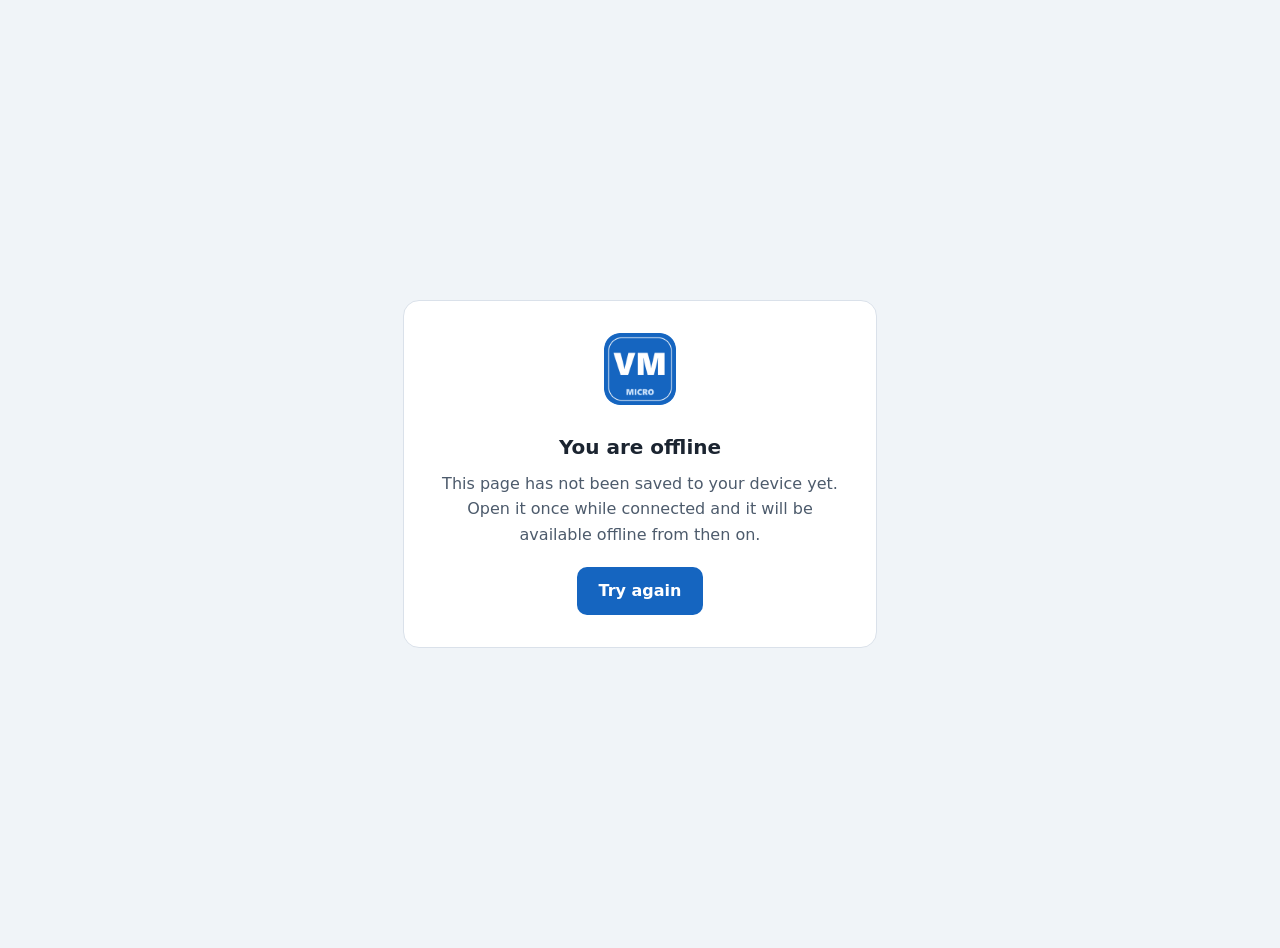
<file: offline.html>
<!DOCTYPE html>
<html lang="en">
<head>
<meta charset="utf-8">
<meta name="viewport" content="width=device-width, initial-scale=1, viewport-fit=cover">
<title>Offline — Veterinary Microbiology Studio</title>
<meta name="theme-color" content="#1565c0">
<link rel="icon" href="images/favicon.ico">
<style>
  :root { color-scheme: light dark; }
  body {
    margin: 0; min-height: 100vh;
    display: flex; align-items: center; justify-content: center;
    background: #f0f4f8; color: #1b2430;
    font: 16px/1.6 system-ui, -apple-system, "Segoe UI", Roboto, sans-serif;
    padding: 24px;
  }
  @media (prefers-color-scheme: dark) {
    body { background: #101822; color: #e6edf5; }
    .card { background: #17212e; border-color: #2a3746; }
    p { color: #a9b7c7; }
  }
  .card {
    max-width: 420px; width: 100%; text-align: center;
    background: #fff; border: 1px solid #dae1ea; border-radius: 16px;
    padding: 32px 26px;
  }
  img { width: 72px; height: 72px; border-radius: 16px; }
  h1 { font-size: 1.25rem; margin: 18px 0 8px; }
  p { color: #4d5b6c; margin: 0 0 20px; }
  button {
    font: inherit; font-weight: 600; cursor: pointer;
    background: #1565c0; color: #fff; border: 0;
    border-radius: 10px; padding: 11px 22px;
  }
  button:hover { background: #0d478a; }
</style>
</head>
<body>
  <div class="card">
    <img src="images/icon-192.png" alt="">
    <h1>You are offline</h1>
    <p>This page has not been saved to your device yet. Open it once while connected and it will be available offline from then on.</p>
    <button onclick="location.reload()">Try again</button>
  </div>
  <script>
    addEventListener("online", function () { location.reload(); });
  </script>
</body>
</html>
</file>
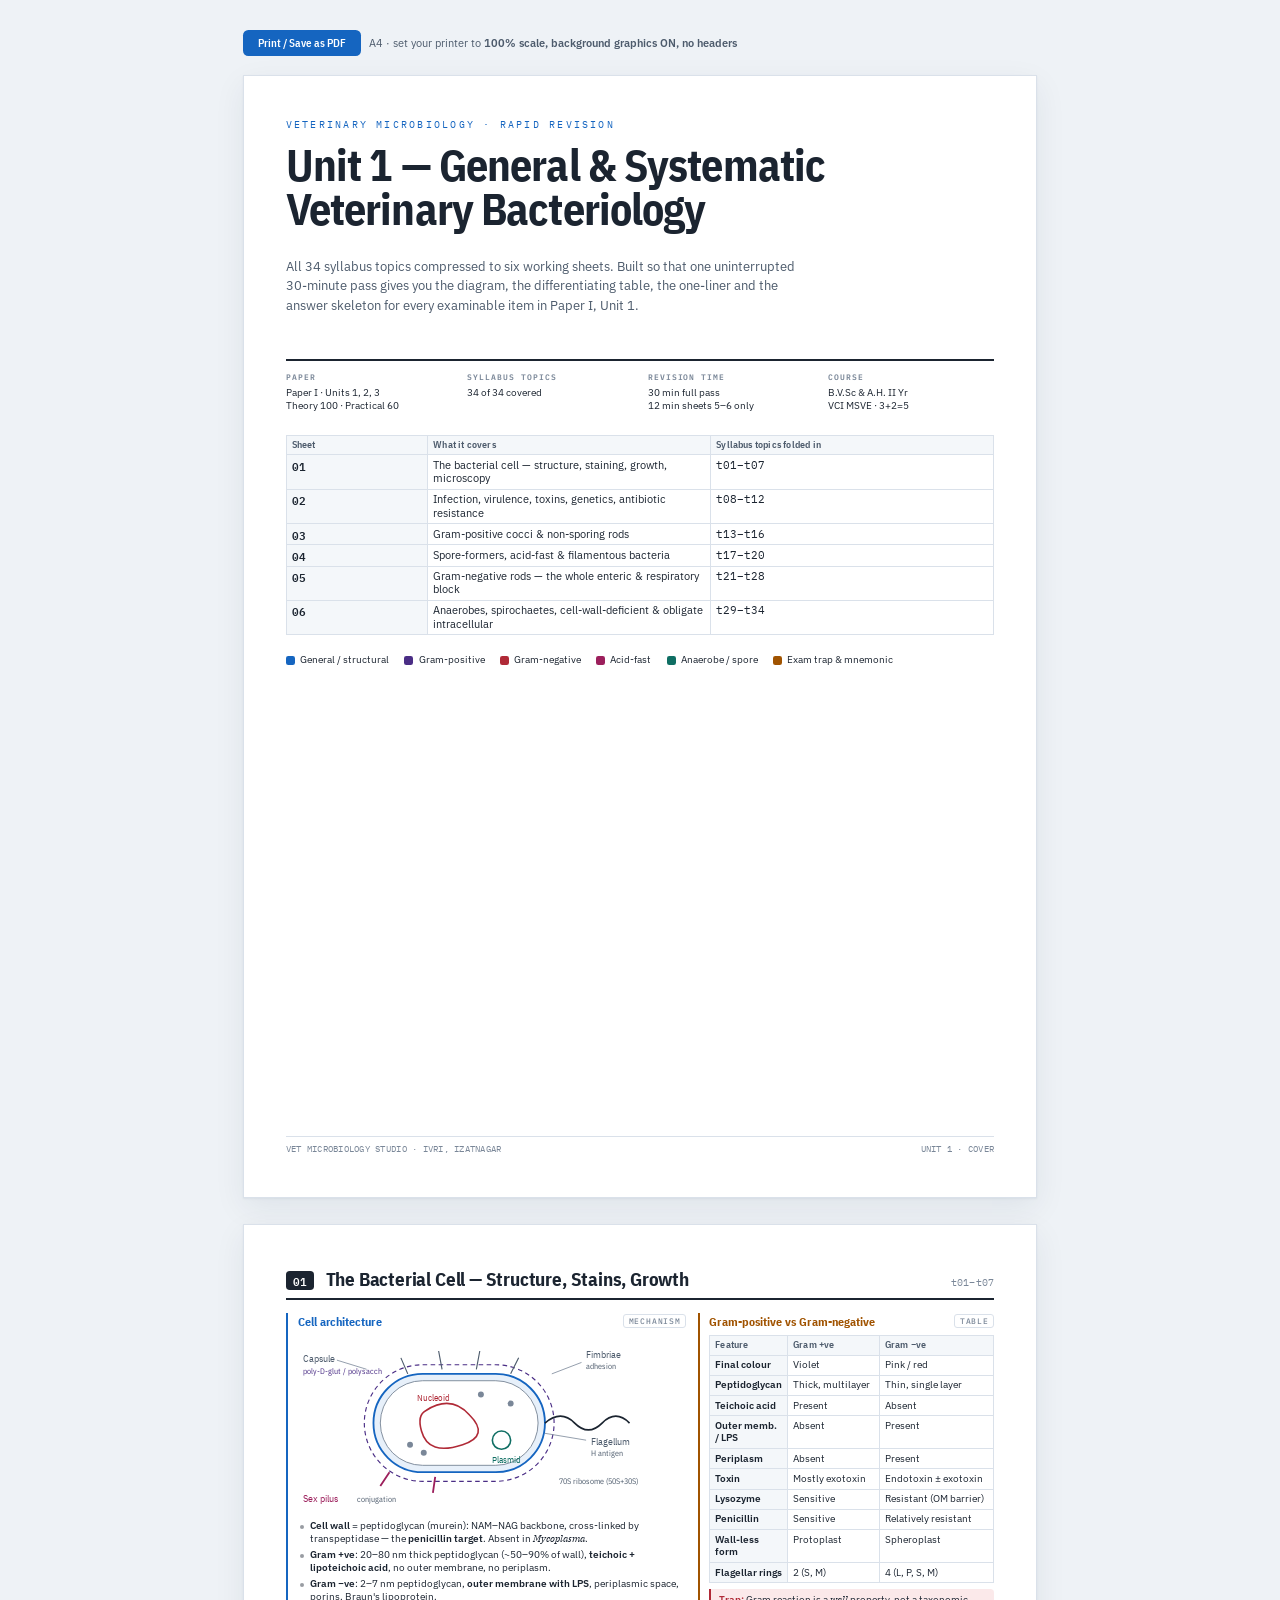
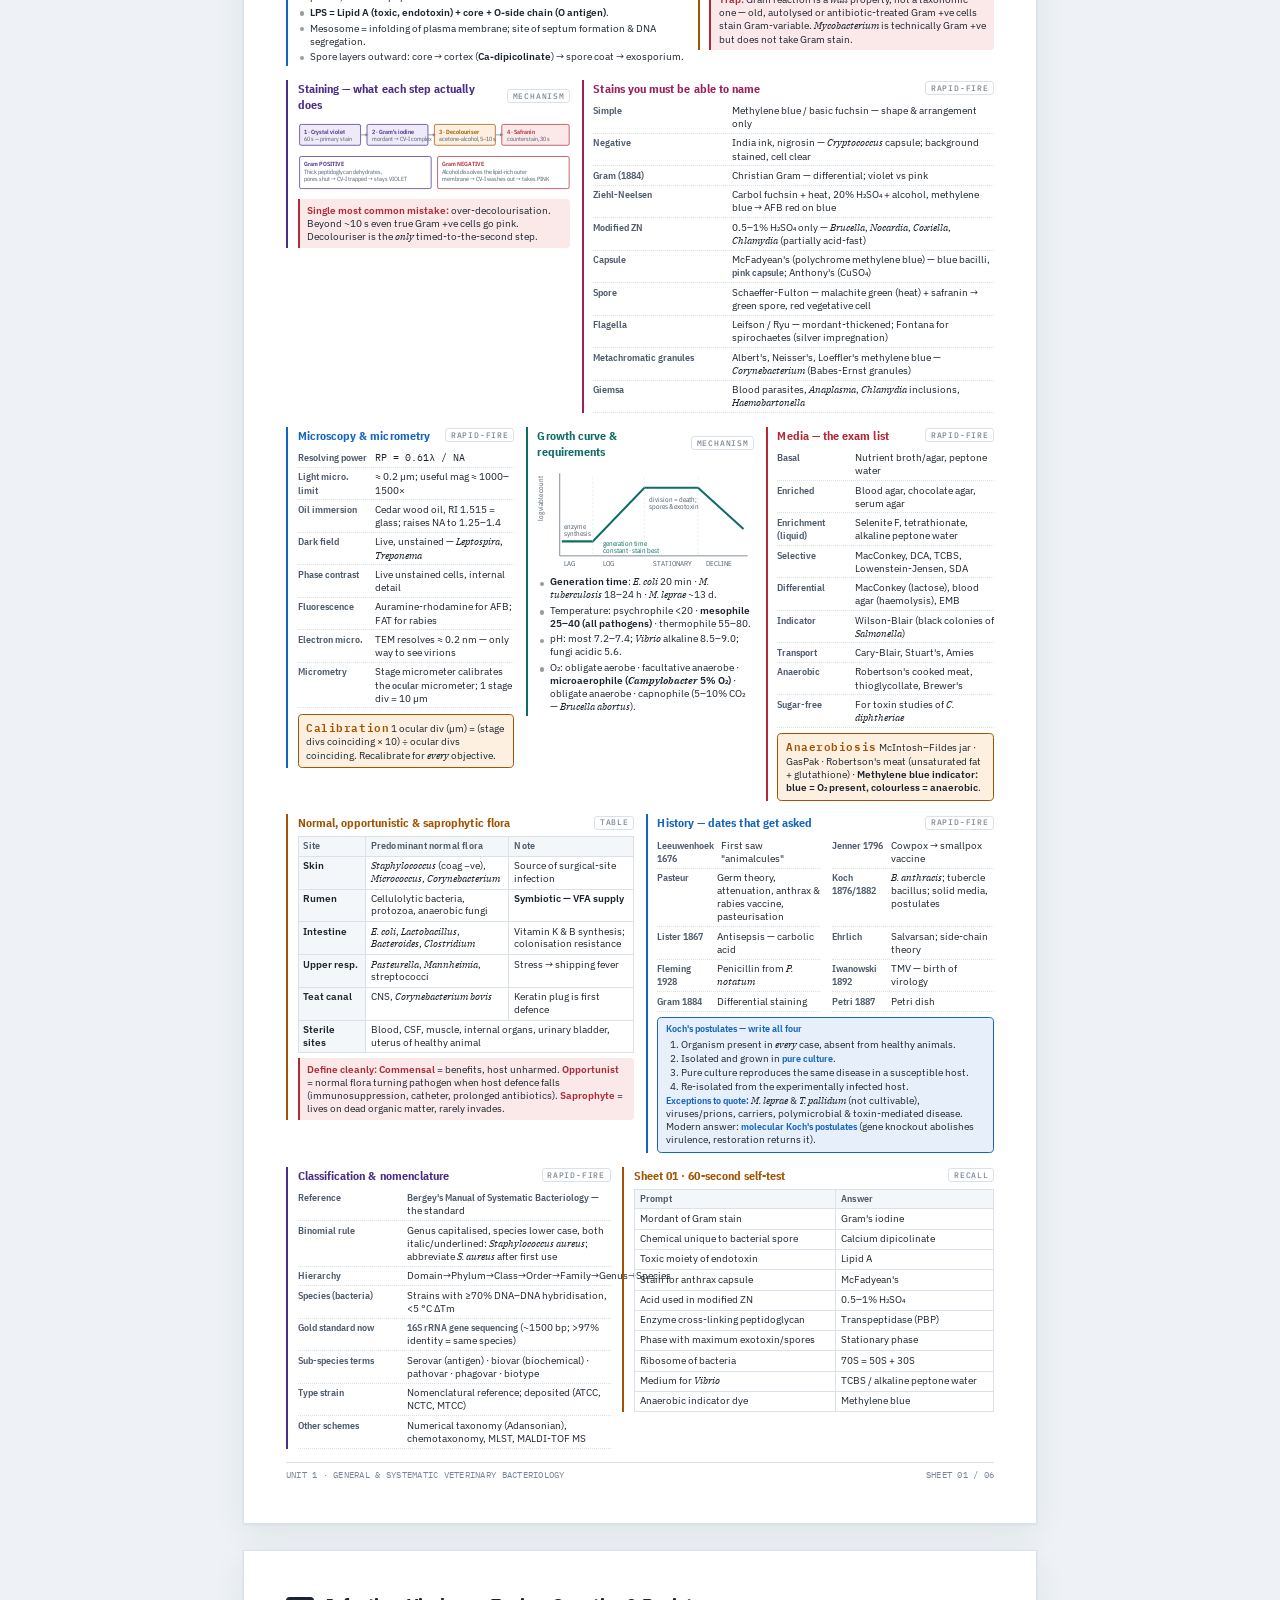
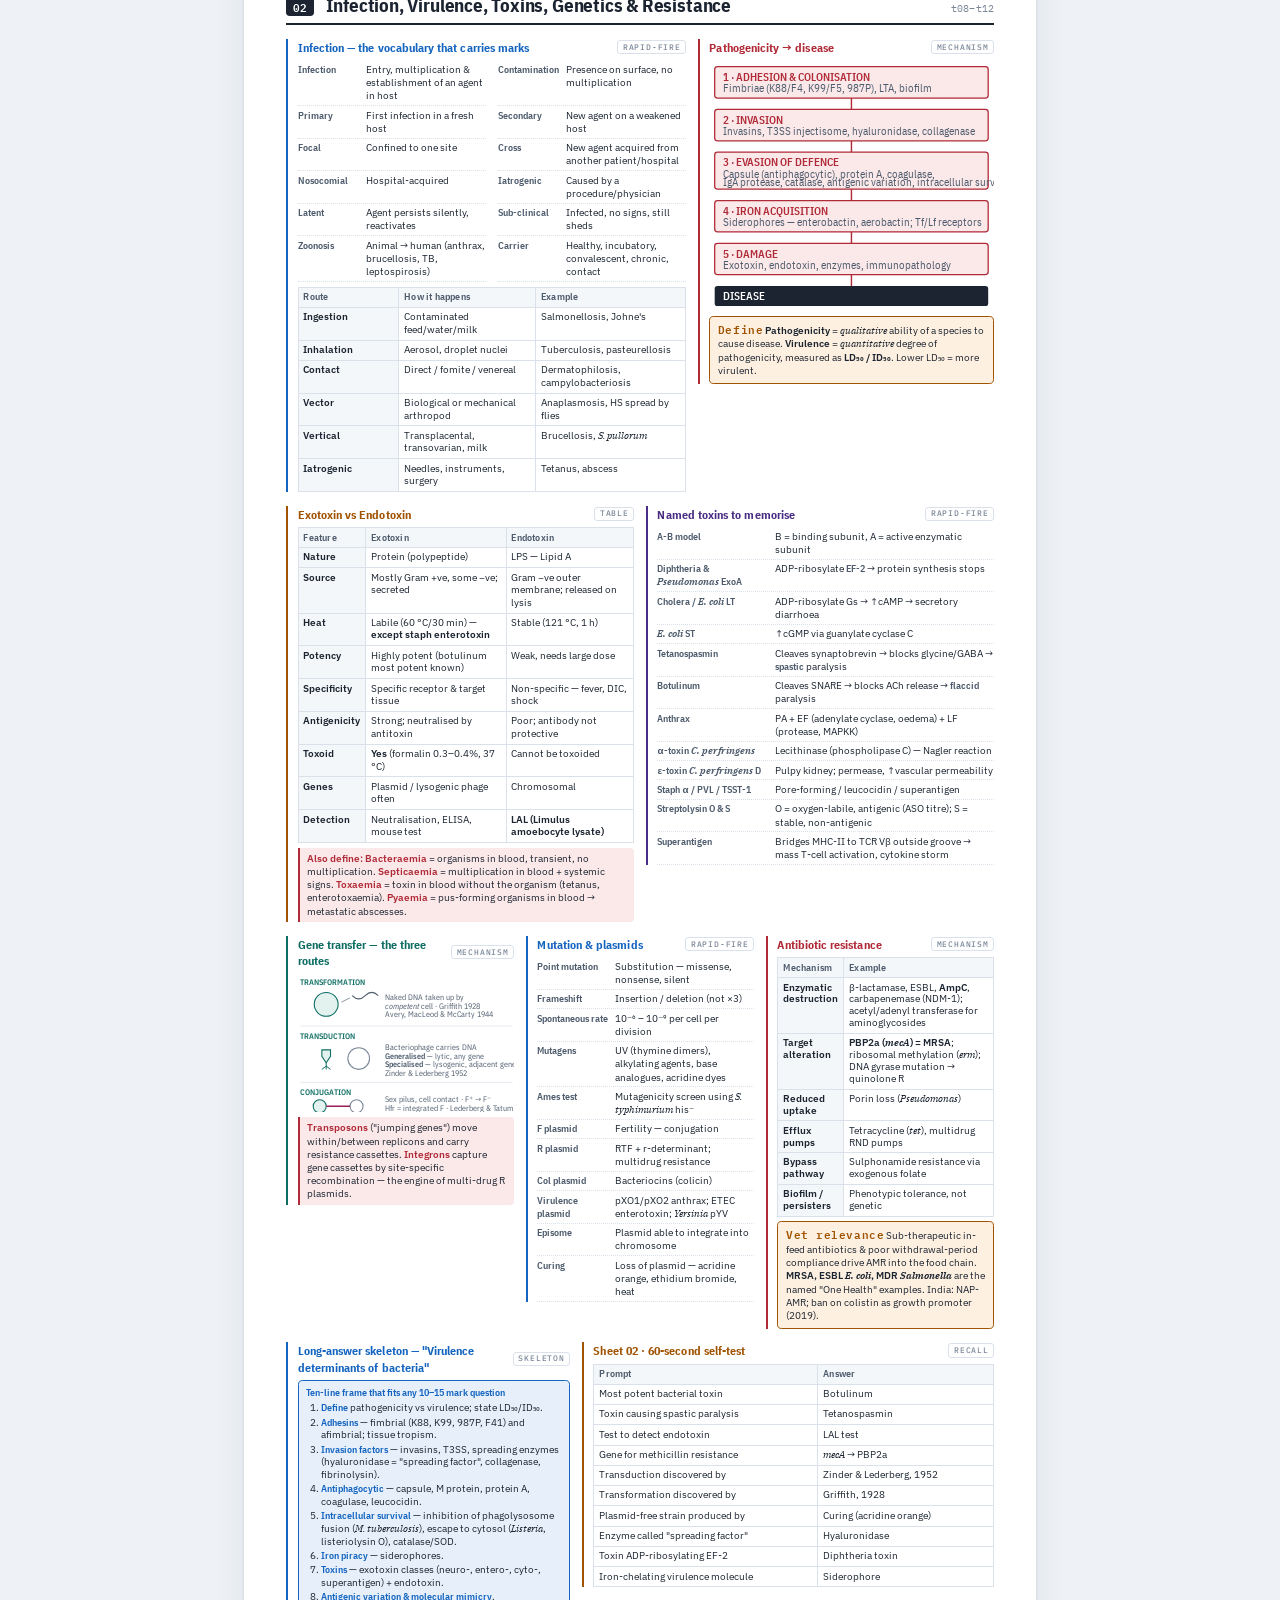
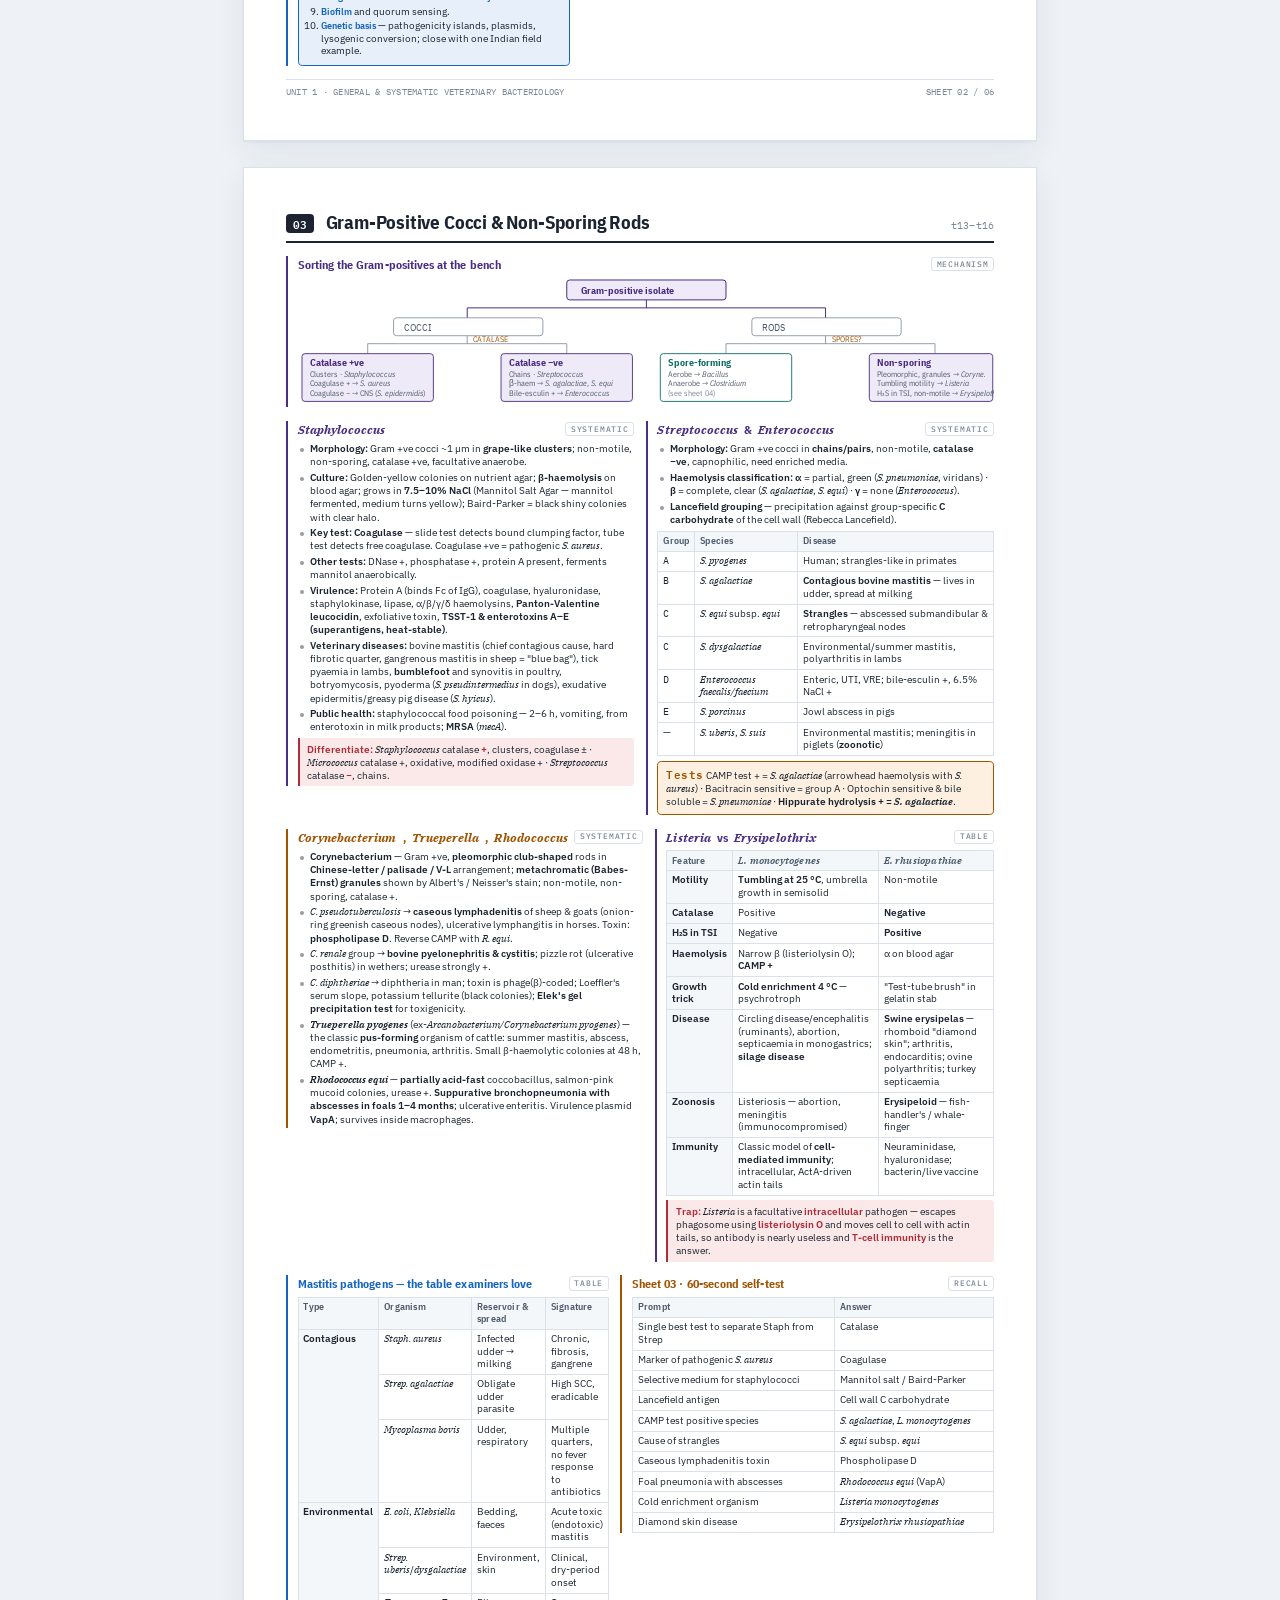
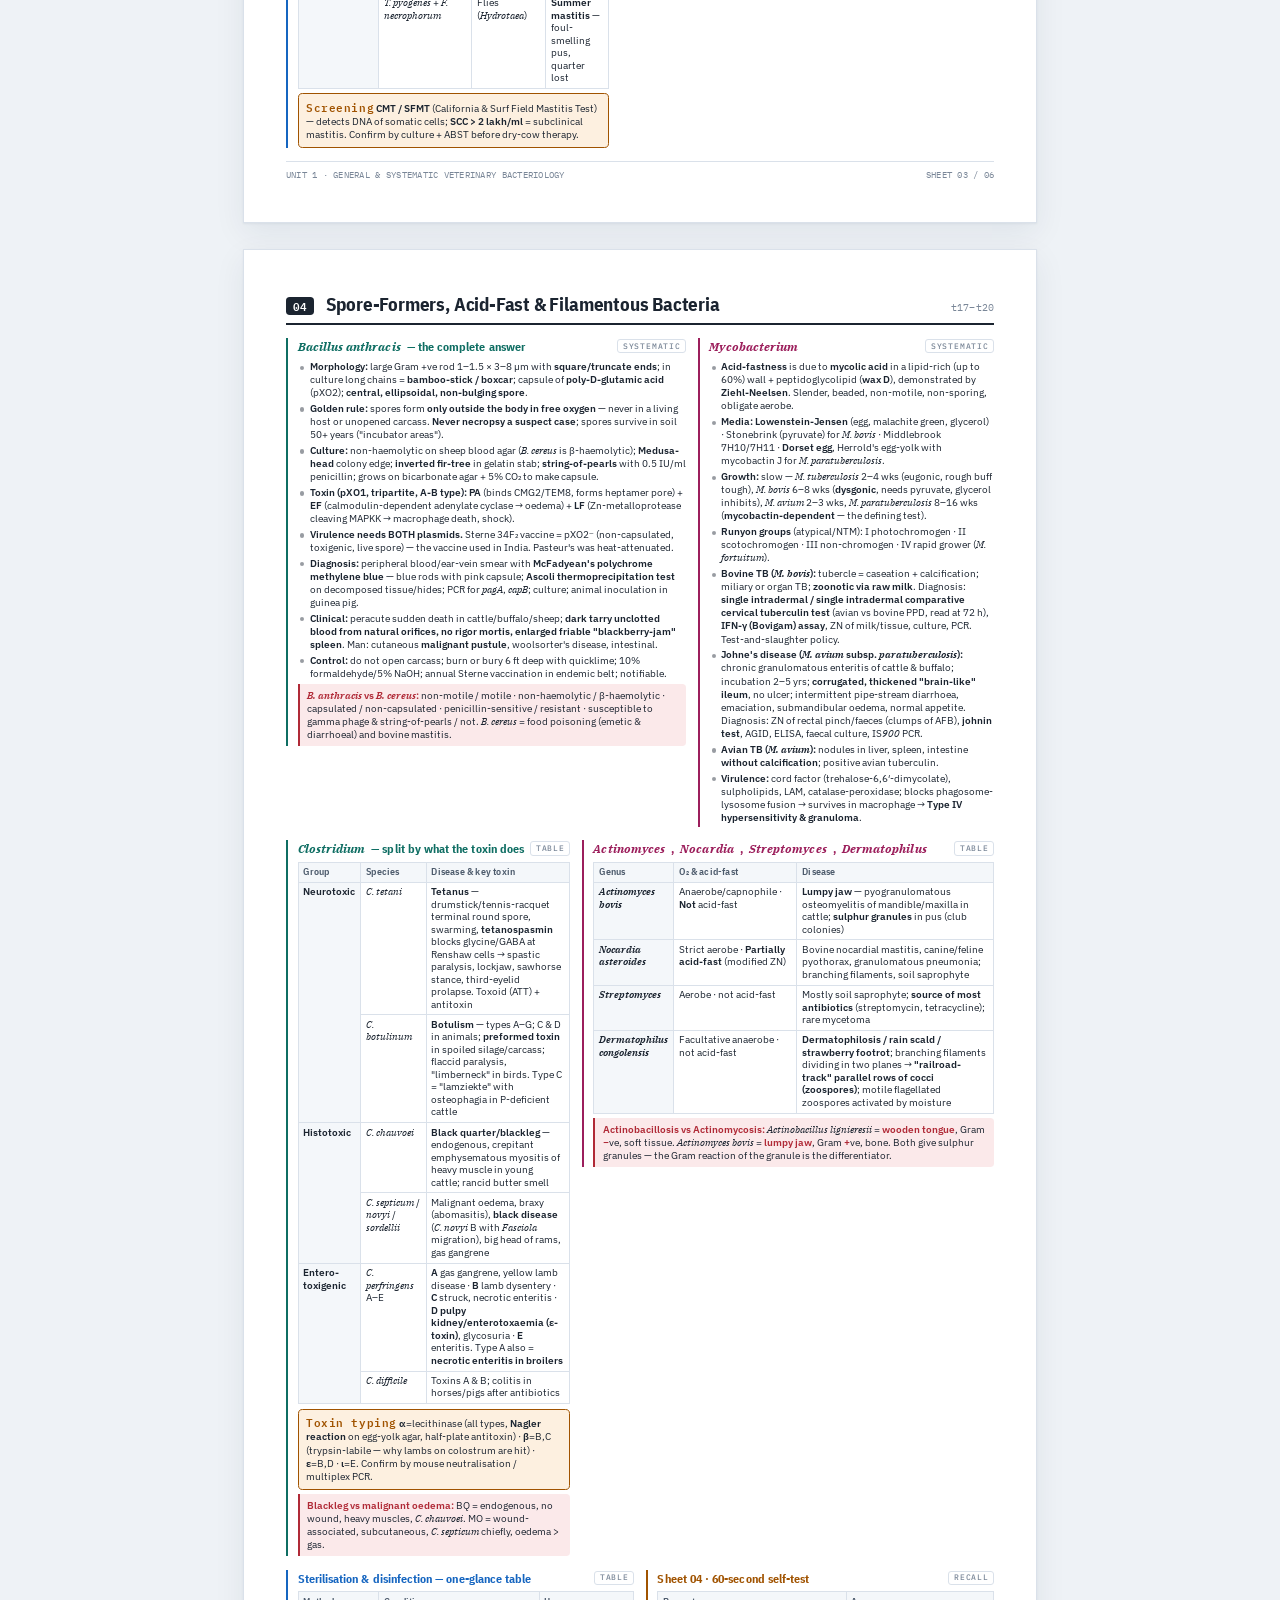
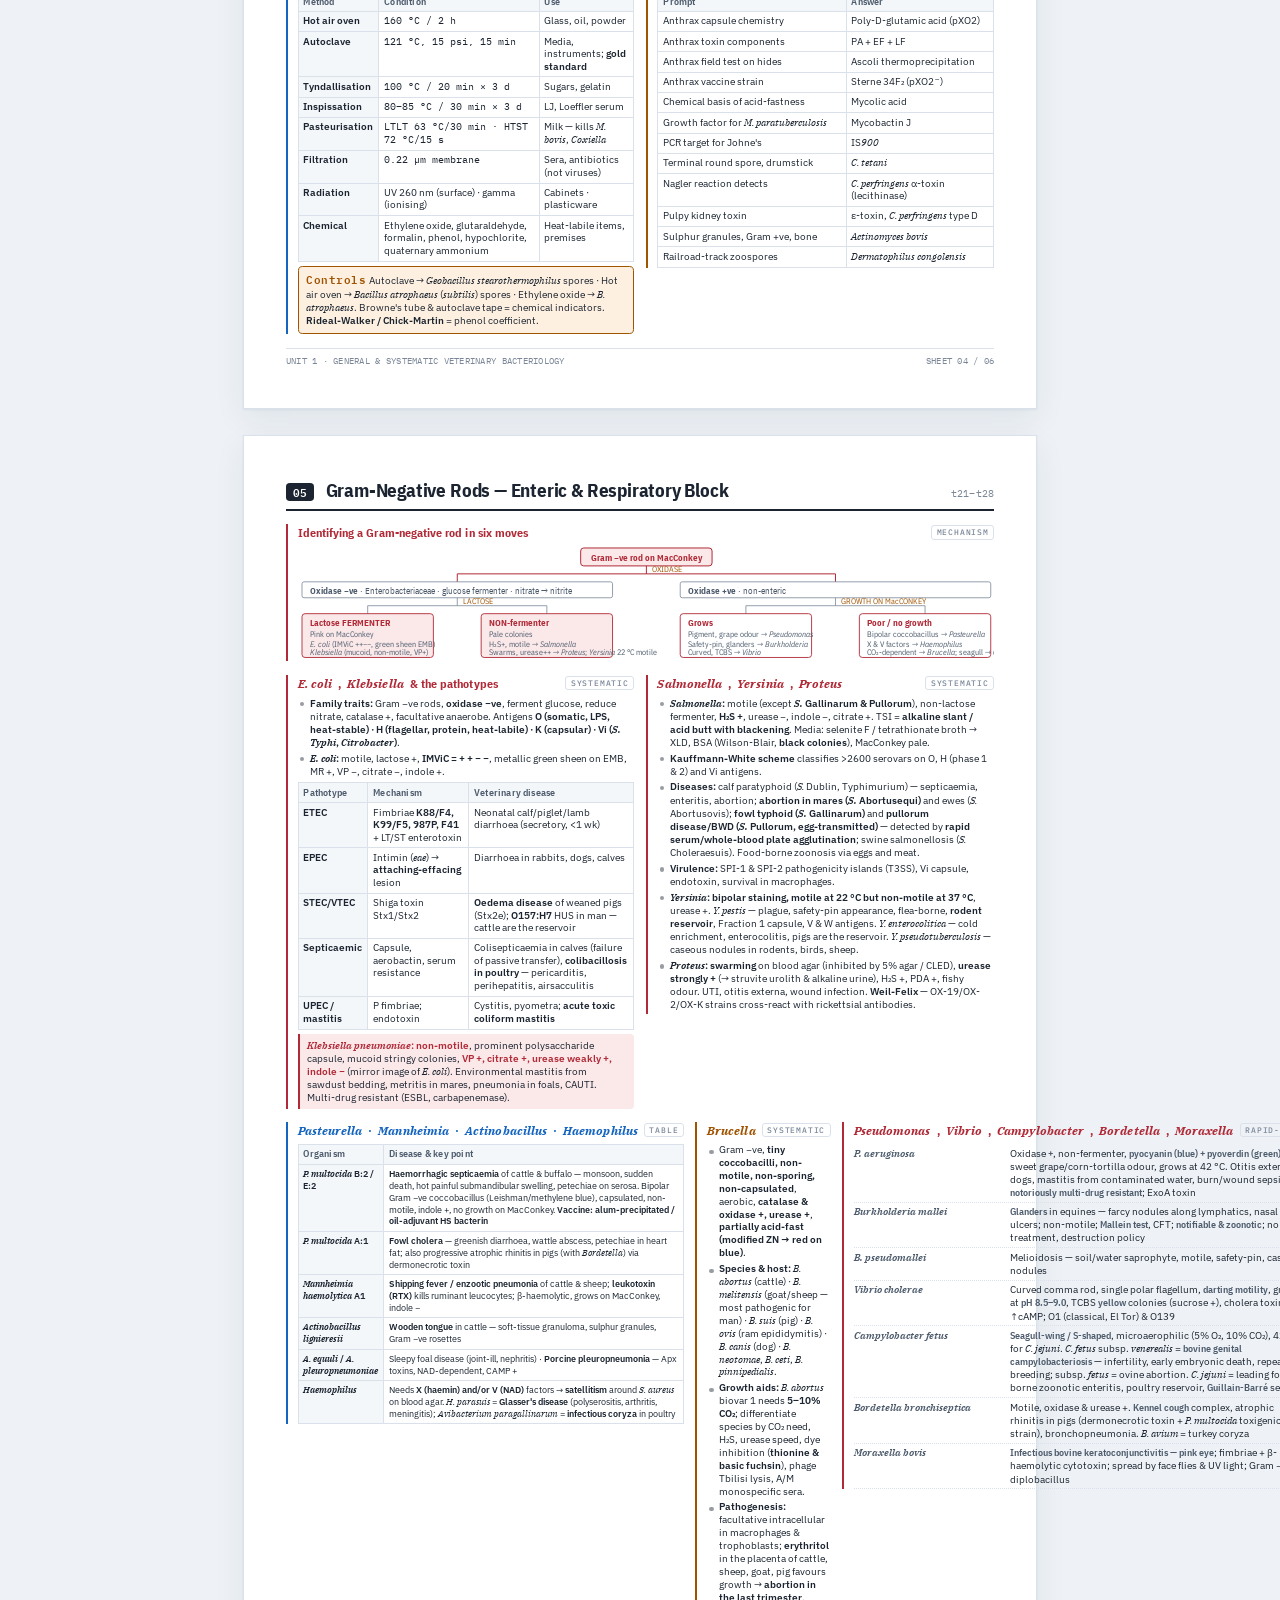
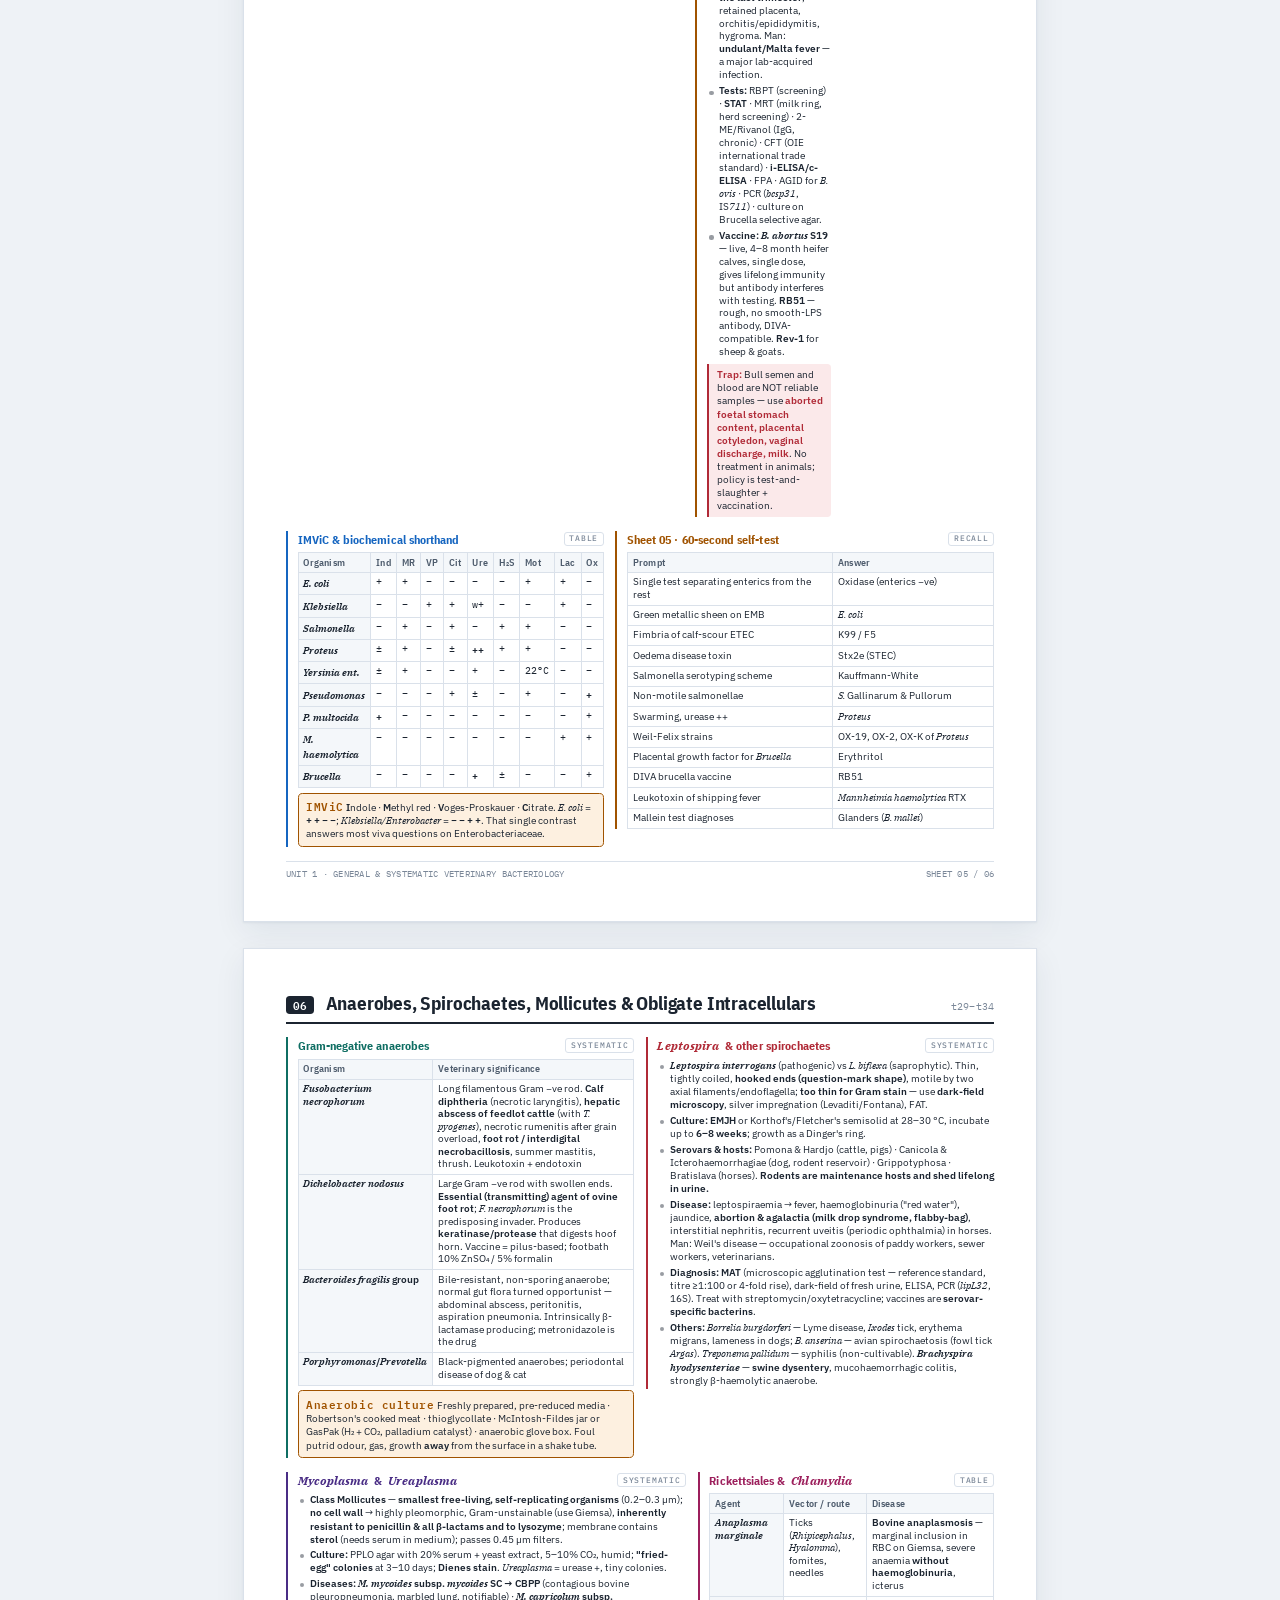
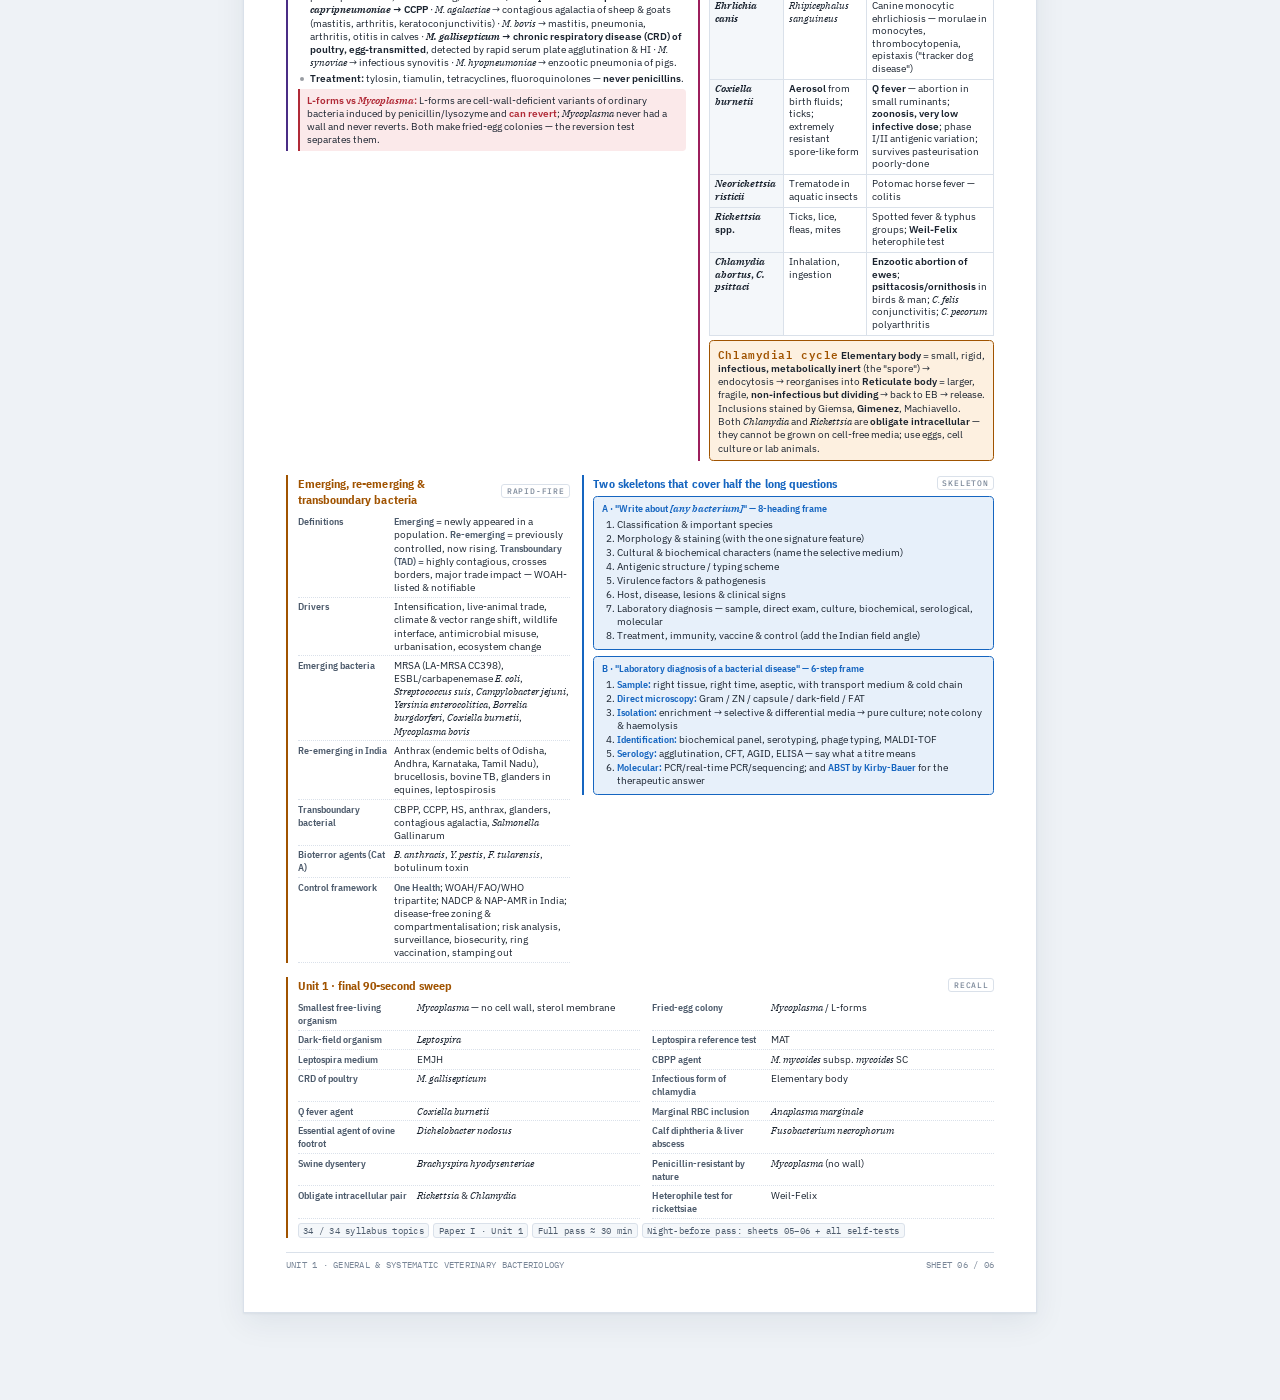
<file: revision/unit1-bacteriology.html>
<!DOCTYPE html>
<html lang="en">
<head>
<meta charset="utf-8">
<meta name="viewport" content="width=device-width, initial-scale=1, viewport-fit=cover">
<meta name="theme-color" content="#1565c0">
<link rel="manifest" href="../manifest.json">
<link rel="icon" href="../images/favicon.ico" sizes="any">
<link rel="apple-touch-icon" href="../images/apple-touch-icon.png">
<meta name="apple-mobile-web-app-capable" content="yes">
<meta name="mobile-web-app-capable" content="yes">
<meta name="apple-mobile-web-app-title" content="Vet Micro">
<title>Bacteriology Rapid Sheets</title>
<link rel="preconnect" href="https://fonts.googleapis.com">
<link rel="preconnect" href="https://fonts.gstatic.com" crossorigin>
<link rel="stylesheet" href="https://fonts.googleapis.com/css2?family=IBM+Plex+Mono:wght@400;500;600&family=IBM+Plex+Sans+Condensed:wght@500;600;700&family=IBM+Plex+Sans:ital,wght@0,400;0,500;0,600;0,700;1,400;1,600&family=IBM+Plex+Serif:ital,wght@1,400;1,600&display=swap">

<style>
:root{
  --paper:#ffffff;
  --ground:#eef2f6;
  --ink:#1b2430;
  --ink-2:#4d5b6c;
  --ink-3:#7a8798;
  --rule:#dae1ea;
  --rule-soft:#eaeff4;
  --tint:#f4f7fa;

  --blue:#1565c0;      /* methylene blue — structural / general */
  --violet:#4a2d85;    /* crystal violet — Gram positive */
  --safranin:#b02a37;  /* safranin — Gram negative */
  --fuchsin:#9c1f5c;   /* carbol fuchsin — acid fast */
  --malachite:#0f6e63; /* malachite green — spore / anaerobe */
  --amber:#a05300;     /* exam trap / must-not-confuse */

  --blue-w:#e7f0fa; --violet-w:#efeaf8; --safranin-w:#fbe9ea;
  --fuchsin-w:#fbe9f2; --malachite-w:#e3f2ef; --amber-w:#fdf0e0;

  --sheet-w:210mm; --sheet-h:297mm; --pad:11mm;
}
@media (prefers-color-scheme:dark){
  :root:not([data-theme="light"]){
    --paper:#161b22; --ground:#0d1117; --ink:#e6edf5; --ink-2:#a9b6c6; --ink-3:#7d8b9c;
    --rule:#2c3542; --rule-soft:#222a34; --tint:#1c232c;
    --blue:#6aa9ee; --violet:#b399ee; --safranin:#f2848d; --fuchsin:#ee8ab6;
    --malachite:#4fc4b2; --amber:#e9a44b;
    --blue-w:#16283d; --violet-w:#241d3b; --safranin-w:#3a1d21;
    --fuchsin-w:#371b2a; --malachite-w:#0f2b28; --amber-w:#33240f;
  }
}
:root[data-theme="dark"]{
  --paper:#161b22; --ground:#0d1117; --ink:#e6edf5; --ink-2:#a9b6c6; --ink-3:#7d8b9c;
  --rule:#2c3542; --rule-soft:#222a34; --tint:#1c232c;
  --blue:#6aa9ee; --violet:#b399ee; --safranin:#f2848d; --fuchsin:#ee8ab6;
  --malachite:#4fc4b2; --amber:#e9a44b;
  --blue-w:#16283d; --violet-w:#241d3b; --safranin-w:#3a1d21;
  --fuchsin-w:#371b2a; --malachite-w:#0f2b28; --amber-w:#33240f;
}

*{box-sizing:border-box}
body{
  background:var(--ground); color:var(--ink);
  font-family:"IBM Plex Sans","Segoe UI",system-ui,sans-serif;
  margin:0; padding:8mm 4mm 16mm;
  -webkit-font-smoothing:antialiased;
}
i,em,.sp{font-family:"IBM Plex Serif","IBM Plex Sans",serif; font-style:italic}
.mono,code{font-family:"IBM Plex Mono",ui-monospace,monospace}

/* ---------- SHEET ---------- */
.sheet{
  width:var(--sheet-w); min-height:var(--sheet-h);
  margin:0 auto 7mm; padding:var(--pad);
  background:var(--paper);
  border:1px solid var(--rule);
  box-shadow:0 1px 2px rgba(20,40,70,.06),0 10px 30px rgba(20,40,70,.07);
  display:flex; flex-direction:column; gap:3.6mm;
  font-size:8.5pt; line-height:1.33;
  position:relative;
}
.sheet-head{
  display:flex; align-items:baseline; gap:3mm;
  border-bottom:1.6pt solid var(--ink); padding-bottom:1.6mm;
}
.sheet-head .no{
  font-family:"IBM Plex Mono",monospace; font-weight:600; font-size:8pt;
  color:var(--paper); background:var(--ink);
  padding:.6mm 1.8mm; border-radius:1mm; letter-spacing:.04em;
}
.sheet-head h2{
  font-family:"IBM Plex Sans Condensed",sans-serif; font-weight:700;
  font-size:14pt; margin:0; letter-spacing:-.01em; text-wrap:balance;
}
.sheet-head .sub{
  font-size:7.4pt; color:var(--ink-3); margin-left:auto; text-align:right;
  font-family:"IBM Plex Mono",monospace; letter-spacing:.02em;
}
.sheet-foot{
  margin-top:auto; padding-top:1.6mm; border-top:.5pt solid var(--rule);
  display:flex; justify-content:space-between;
  font-size:6.6pt; color:var(--ink-3); font-family:"IBM Plex Mono",monospace;
  letter-spacing:.03em;
}

/* ---------- MODULES ---------- */
.row{display:grid; gap:3mm; align-items:start}
.r-2{grid-template-columns:1fr 1fr}
.r-2a{grid-template-columns:1.35fr 1fr}
.r-2b{grid-template-columns:1fr 1.45fr}
.r-3{grid-template-columns:1fr 1fr 1fr}

.mod{border-left:2.2pt solid var(--blue); padding-left:2.6mm}
.mod > h3{
  font-family:"IBM Plex Sans Condensed",sans-serif; font-weight:700;
  font-size:9.2pt; margin:0 0 1.4mm; color:var(--blue);
  letter-spacing:.005em; display:flex; align-items:center; gap:1.6mm;
}
.mod > h3 .kind{
  font-family:"IBM Plex Mono",monospace; font-weight:500; font-size:6pt;
  letter-spacing:.1em; text-transform:uppercase;
  color:var(--ink-3); border:.5pt solid var(--rule);
  padding:.2mm 1.2mm; border-radius:.8mm; margin-left:auto; white-space:nowrap;
}
.m-violet{border-left-color:var(--violet)} .m-violet > h3{color:var(--violet)}
.m-safranin{border-left-color:var(--safranin)} .m-safranin > h3{color:var(--safranin)}
.m-fuchsin{border-left-color:var(--fuchsin)} .m-fuchsin > h3{color:var(--fuchsin)}
.m-malachite{border-left-color:var(--malachite)} .m-malachite > h3{color:var(--malachite)}
.m-amber{border-left-color:var(--amber)} .m-amber > h3{color:var(--amber)}

/* ---------- TABLES ---------- */
table{border-collapse:collapse; width:100%; font-size:7.5pt; line-height:1.25}
th,td{border:.5pt solid var(--rule); padding:.9mm 1.3mm; text-align:left; vertical-align:top}
thead th{
  background:var(--tint); font-family:"IBM Plex Sans Condensed",sans-serif;
  font-weight:600; font-size:7.2pt; color:var(--ink-2);
  letter-spacing:.02em;
}
tbody th{background:var(--tint); font-weight:600; width:20%}
td .mono,th .mono{font-size:7pt}
.tw{overflow-x:auto}
.num{font-variant-numeric:tabular-nums}

/* ---------- LISTS ---------- */
ul.k{margin:0; padding-left:3.2mm; list-style:none}
ul.k li{position:relative; margin:0 0 .7mm}
ul.k li::before{
  content:""; position:absolute; left:-2.6mm; top:1.5mm;
  width:1.1mm; height:1.1mm; background:currentColor; opacity:.45; border-radius:50%;
}
ol.k{margin:0; padding-left:4.2mm; font-size:8pt}
ol.k li{margin:0 0 .7mm}
b,strong{font-weight:600}

/* ---------- FACT BANK (objective ammo) ---------- */
.bank{display:grid; grid-template-columns:1fr 1fr; gap:0 3mm}
.bank.one{grid-template-columns:1fr}
.bank div{
  border-bottom:.5pt dotted var(--rule); padding:.7mm 0;
  font-size:7.4pt; display:flex; gap:1.6mm;
}
.bank div b{
  flex:0 0 33%; font-weight:600; color:var(--ink-2);
  font-family:"IBM Plex Sans Condensed",sans-serif;
}
.bank div span{flex:1}

/* ---------- CHIPS / MNEMONIC ---------- */
.mnem{
  background:var(--amber-w); border:.5pt solid var(--amber);
  border-radius:1.2mm; padding:1.4mm 2mm; font-size:7.5pt;
}
.mnem .key{
  font-family:"IBM Plex Mono",monospace; font-weight:600;
  color:var(--amber); font-size:8.4pt; letter-spacing:.05em;
}
.trap{
  background:var(--safranin-w); border-left:1.6pt solid var(--safranin);
  padding:1.2mm 2mm; font-size:7.4pt; border-radius:0 1mm 1mm 0;
}
.trap b{color:var(--safranin)}
.skel{
  background:var(--blue-w); border:.5pt solid var(--blue);
  border-radius:1.2mm; padding:1.4mm 2mm; font-size:7.3pt;
}
.skel b{color:var(--blue); font-family:"IBM Plex Sans Condensed",sans-serif}
.skel ol{margin:.8mm 0 0; padding-left:4mm}
.skel li{margin-bottom:.3mm}

.tags{display:flex; flex-wrap:wrap; gap:1mm; margin-top:1mm}
.tag{
  font-family:"IBM Plex Mono",monospace; font-size:6.4pt; letter-spacing:.03em;
  border:.5pt solid var(--rule); border-radius:.8mm; padding:.3mm 1.2mm;
  color:var(--ink-2); background:var(--tint);
}

svg{display:block; width:100%; height:auto}
svg text{font-family:"IBM Plex Sans Condensed",sans-serif}

/* ---------- COVER ---------- */
.cover{justify-content:center; gap:0}
.cover .brand{
  font-family:"IBM Plex Mono",monospace; font-size:7.6pt; letter-spacing:.22em;
  text-transform:uppercase; color:var(--blue); margin-bottom:3mm;
}
.cover h1{
  font-family:"IBM Plex Sans Condensed",sans-serif; font-size:33pt;
  font-weight:700; line-height:1.02; margin:0 0 3mm; letter-spacing:-.02em;
  text-wrap:balance; max-width:150mm;
}
.cover .lede{font-size:10pt; color:var(--ink-2); max-width:135mm; line-height:1.45}
.cover .meta{
  margin-top:8mm; padding-top:3mm; border-top:1.6pt solid var(--ink);
  display:grid; grid-template-columns:repeat(4,1fr); gap:4mm; font-size:7.4pt;
}
.cover .meta b{
  display:block; font-family:"IBM Plex Mono",monospace; font-size:6.2pt;
  letter-spacing:.12em; text-transform:uppercase; color:var(--ink-3); margin-bottom:.8mm;
}
.cover .plan{margin-top:6mm}
.cover .plan table{font-size:8pt}
.legend{display:flex; flex-wrap:wrap; gap:2mm 4mm; margin-top:5mm; font-size:7.2pt}
.legend span{display:flex; align-items:center; gap:1.4mm}
.legend i{width:2.4mm; height:2.4mm; border-radius:.6mm; display:block}

/* ---------- PRINT ---------- */
@media print{
  @page{size:A4; margin:9mm 8mm}
  body{background:#fff; padding:0}
  .sheet{
    width:auto; min-height:0; margin:0; padding:0;
    box-shadow:none; border:0;
    display:block;
  }
  .sheet.cover{break-after:page; page-break-after:always}
  .sheet + .sheet{padding-top:2mm!important}
  .sheet > *{margin-bottom:3.4mm}
  .sheet-head{
    break-after:avoid; page-break-after:avoid;
    position:relative;
  }
  .sheet-foot{display:none}
  .cover{min-height:0}
  /* keep every teaching unit whole on one page */
  .skel, .mnem, .trap, svg{
    break-inside:avoid; page-break-inside:avoid;
  }
  .mod, .bank{break-inside:auto; page-break-inside:auto}
  .row{break-inside:auto; page-break-inside:auto}
  table{break-inside:auto}
  tr{break-inside:avoid; page-break-inside:avoid}
  thead{display:table-header-group}
  h3{break-after:avoid; page-break-after:avoid}
  .toolbar{display:none}
}
.toolbar{
  max-width:var(--sheet-w); margin:0 auto 5mm; display:flex; gap:2mm;
  align-items:center; font-size:8pt; color:var(--ink-2);
}
.toolbar button{
  font-family:"IBM Plex Sans Condensed",sans-serif; font-size:8pt; font-weight:600;
  background:var(--blue); color:#fff; border:0; border-radius:1.4mm;
  padding:1.6mm 4mm; cursor:pointer;
}
.toolbar button:focus-visible{outline:2px solid var(--amber); outline-offset:2px}
@media screen and (max-width:230mm){
  body{padding:4mm 0 10mm}
  .sheet{width:100%; min-height:auto; padding:6mm; font-size:9.5pt}
  .toolbar{max-width:100%; padding:0 6mm}
  .r-2,.r-2a,.r-2b,.r-3{grid-template-columns:1fr}
  .bank{grid-template-columns:1fr}
}
@media (prefers-reduced-motion:reduce){*{animation:none!important; transition:none!important}}
@media print{
  .toolbar{display:none!important}
  .sheet{width:auto!important; min-height:0!important; padding:0!important; font-size:8.5pt!important}
  .r-2{grid-template-columns:1fr 1fr!important}
  .r-2a{grid-template-columns:1.35fr 1fr!important}
  .r-2b{grid-template-columns:1fr 1.45fr!important}
  .r-3{grid-template-columns:1fr 1fr 1fr!important}
  .bank{grid-template-columns:1fr 1fr!important}
  .bank.one{grid-template-columns:1fr!important}
}

/* ---------- PRINT-ONLY REFLOW VERSIONS OF THE WIDE DIAGRAMS ---------- */
.print-alt{display:none}

/* ================= LARGE-PRINT EDITION (paper only) ================= */
@media print{
  @page{size:A4; margin:13mm 14mm 14mm}
  html{-webkit-print-color-adjust:exact; print-color-adjust:exact}

  .sheet{font-size:11pt!important; line-height:1.45!important}
  .sheet > *{margin-bottom:5mm!important}
  .row{display:block!important}
  .row > *{margin-bottom:5.5mm}
  .mod{padding-left:3.5mm!important; border-left-width:2.6pt!important}

  .sheet-head{padding-bottom:2mm!important; margin-bottom:6mm!important}
  .sheet-head h2{font-size:18pt!important}
  .sheet-head .no{font-size:11pt!important; padding:.8mm 2.4mm!important}
  .sheet-head .sub{font-size:9.5pt!important}
  .mod > h3{font-size:13.5pt!important; margin-bottom:2.2mm!important}
  .mod > h3 .kind{font-size:8pt!important; padding:.3mm 1.6mm!important}

  ul.k, ol.k{font-size:11pt!important}
  ul.k li{margin-bottom:1.4mm!important}
  ul.k li::before{top:2.2mm!important; width:1.5mm!important; height:1.5mm!important}

  table{font-size:10pt!important; line-height:1.4!important}
  th, td{padding:1.4mm 2mm!important}
  thead th{font-size:10pt!important}
  .sheet .mono, .sheet [style*="font-size"]:not(table){font-size:inherit!important}
  td .mono, th .mono{font-size:9.5pt!important}

  .bank{grid-template-columns:1fr 1fr!important; gap:0 5mm!important}
  .bank.one{grid-template-columns:1fr!important}
  .bank div{font-size:10.5pt!important; padding:1.2mm 0!important; gap:2.4mm!important}
  .bank div b{flex:0 0 36%!important}

  .mnem, .trap, .skel{font-size:10.5pt!important; line-height:1.45!important; padding:2.4mm 3mm!important}
  .mnem .key{font-size:11pt!important}
  .skel ol{padding-left:5.5mm!important}
  .skel li{margin-bottom:.9mm!important}
  .tag{font-size:9pt!important; padding:.6mm 2mm!important}

  .cover h1{font-size:34pt!important}
  .cover .brand{font-size:10pt!important}
  .cover .lede{font-size:13pt!important; max-width:none!important}
  .cover .meta{font-size:10.5pt!important}
  .cover .meta b{font-size:8.5pt!important}
  .cover .plan table{font-size:11pt!important}
  .legend{font-size:10.5pt!important}
  .legend i{width:3.4mm!important; height:3.4mm!important}

  svg{width:var(--pw,100%)!important; max-width:100%!important; margin:1mm auto 3mm!important}
  svg.wide{display:none!important}
  .print-alt{display:block!important; font-size:10.5pt; line-height:1.45}
  .print-alt, .pa-box{break-inside:avoid; page-break-inside:avoid}
  .pa-root{display:inline-block; font-weight:700; border:1.2pt solid var(--ink); border-radius:1mm; padding:1.6mm 3.5mm; margin-bottom:3mm}
  .pa-cols{display:grid; grid-template-columns:1fr 1fr; gap:4mm}
  .pa-steps{display:grid; grid-template-columns:1fr 1fr 1fr; gap:3mm; margin-bottom:3mm}
  .pa-q{font-family:"IBM Plex Mono",monospace; font-size:9.5pt; font-weight:600; color:var(--amber); letter-spacing:.03em; margin:0 0 2mm}
  .pa-box{border:1pt solid var(--ink-3); border-radius:1.2mm; padding:2.2mm 3mm; margin-bottom:3mm}
  .pa-box > b:first-child{display:block; font-family:"IBM Plex Sans Condensed",sans-serif; font-size:11pt; margin-bottom:1mm}
  .pa-box b.in{display:inline; font-family:inherit; font-size:inherit; margin:0}
  .pa-box.v{border-color:var(--violet); background:var(--violet-w)} .pa-box.v > b:first-child{color:var(--violet)}
  .pa-box.r{border-color:var(--safranin); background:var(--safranin-w)} .pa-box.r > b:first-child{color:var(--safranin)}
  .pa-box.g{border-color:var(--malachite); background:var(--malachite-w)} .pa-box.g > b:first-child{color:var(--malachite)}
  .pa-box.a{border-color:var(--amber); background:var(--amber-w)} .pa-box.a > b:first-child{color:var(--amber)}
  .pa-box.k{border-color:var(--ink); background:var(--tint)}
  .pa-mono{display:block; font-family:"IBM Plex Mono",monospace; white-space:pre; font-size:10.5pt; margin:1mm 0 1.5mm}
  .pa-temp{display:block; font-family:"IBM Plex Mono",monospace; font-weight:600; margin-bottom:1mm}
  .pa-ol{margin:1mm 0 2mm; padding-left:5.5mm}
  .pa-ol li{margin-bottom:1mm}
}

@media print{
  .pa-steps.four{grid-template-columns:repeat(4,1fr)}
  .pa-box.b{border-color:var(--blue); background:var(--blue-w)} .pa-box.b > b:first-child{color:var(--blue)}
  .pa-box.f{border-color:var(--fuchsin); background:var(--fuchsin-w)} .pa-box.f > b:first-child{color:var(--fuchsin)}
  .pa-box.k > b:first-child:last-child{margin:0}
  .pa-down{text-align:center; font-size:13pt; line-height:1; margin:-1.5mm 0 1.5mm; color:var(--safranin)}
  .pa-note{margin:0 0 2mm}
  .pa-side{grid-template-columns:64mm 1fr; align-items:center}
  .pa-side > svg{margin:0!important}
}
</style>
</head>

<body>
<div class="toolbar">
  <button onclick="window.print()">Print / Save as PDF</button>
  <span>A4 &middot; set your printer to <b>100% scale, background graphics ON, no headers</b></span>
</div>

<!-- ============================== COVER ============================== -->
<section class="sheet cover">
  <div class="brand">Veterinary Microbiology &middot; Rapid Revision</div>
  <h1>Unit 1 — General &amp; Systematic Veterinary Bacteriology</h1>
  <p class="lede">All 34 syllabus topics compressed to six working sheets. Built so that one uninterrupted 30-minute pass gives you the diagram, the differentiating table, the one-liner and the answer skeleton for every examinable item in Paper&nbsp;I, Unit&nbsp;1.</p>

  <div class="meta">
    <div><b>Paper</b>Paper I · Units 1, 2, 3<br>Theory 100 · Practical 60</div>
    <div><b>Syllabus topics</b>34 of 34 covered</div>
    <div><b>Revision time</b>30 min full pass<br>12 min sheets 5–6 only</div>
    <div><b>Course</b>B.V.Sc &amp; A.H. II Yr<br>VCI MSVE · 3+2=5</div>
  </div>

  <div class="plan">
    <table>
      <thead><tr><th style="width:12%">Sheet</th><th style="width:40%">What it covers</th><th>Syllabus topics folded in</th></tr></thead>
      <tbody>
        <tr><th class="mono">01</th><td>The bacterial cell — structure, staining, growth, microscopy</td><td class="mono">t01–t07</td></tr>
        <tr><th class="mono">02</th><td>Infection, virulence, toxins, genetics, antibiotic resistance</td><td class="mono">t08–t12</td></tr>
        <tr><th class="mono">03</th><td>Gram-positive cocci &amp; non-sporing rods</td><td class="mono">t13–t16</td></tr>
        <tr><th class="mono">04</th><td>Spore-formers, acid-fast &amp; filamentous bacteria</td><td class="mono">t17–t20</td></tr>
        <tr><th class="mono">05</th><td>Gram-negative rods — the whole enteric &amp; respiratory block</td><td class="mono">t21–t28</td></tr>
        <tr><th class="mono">06</th><td>Anaerobes, spirochaetes, cell-wall-deficient &amp; obligate intracellular</td><td class="mono">t29–t34</td></tr>
      </tbody>
    </table>
  </div>

  <div class="legend">
    <span><i style="background:var(--blue)"></i> General / structural</span>
    <span><i style="background:var(--violet)"></i> Gram-positive</span>
    <span><i style="background:var(--safranin)"></i> Gram-negative</span>
    <span><i style="background:var(--fuchsin)"></i> Acid-fast</span>
    <span><i style="background:var(--malachite)"></i> Anaerobe / spore</span>
    <span><i style="background:var(--amber)"></i> Exam trap &amp; mnemonic</span>
  </div>

  <div class="sheet-foot">
    <span>VET MICROBIOLOGY STUDIO · IVRI, IZATNAGAR</span>
    <span>UNIT 1 · COVER</span>
  </div>
</section>

<!-- ============================== SHEET 01 ============================== -->
<section class="sheet">
  <div class="sheet-head">
    <span class="no">01</span>
    <h2>The Bacterial Cell — Structure, Stains, Growth</h2>
    <span class="sub">t01–t07</span>
  </div>

  <div class="row r-2a">
    <div class="mod">
      <h3>Cell architecture <span class="kind">mechanism</span></h3>
      <svg style="--pw:180mm" viewBox="0 0 340 158" role="img" aria-label="Labelled bacterial cell showing envelope layers and appendages">
        <rect x="0" y="0" width="340" height="158" fill="none"/>
        <!-- cell body -->
        <rect x="66" y="34" width="150" height="86" rx="43" fill="var(--blue-w)" stroke="var(--blue)" stroke-width="1.6"/>
        <rect x="72" y="40" width="138" height="74" rx="37" fill="var(--paper)" stroke="var(--ink-3)" stroke-width=".8"/>
        <!-- capsule halo -->
        <rect x="58" y="26" width="166" height="102" rx="51" fill="none" stroke="var(--violet)" stroke-width="1" stroke-dasharray="4 3"/>
        <!-- nucleoid -->
        <path d="M112 66 q22 -14 38 4 q18 18 -6 26 q-30 10 -36 -12 q-4 -14 4 -18 z" fill="none" stroke="var(--safranin)" stroke-width="1.4"/>
        <!-- plasmid -->
        <circle cx="178" cy="92" r="8" fill="none" stroke="var(--malachite)" stroke-width="1.4"/>
        <!-- ribosomes -->
        <circle cx="98" cy="96" r="2.6" fill="var(--ink-3)"/><circle cx="110" cy="103" r="2.6" fill="var(--ink-3)"/>
        <circle cx="160" cy="52" r="2.6" fill="var(--ink-3)"/><circle cx="186" cy="60" r="2.6" fill="var(--ink-3)"/>
        <!-- flagellum -->
        <path d="M216 77 q14 -12 26 0 q12 12 24 0 q12 -12 24 0" fill="none" stroke="var(--ink)" stroke-width="1.5"/>
        <!-- pili -->
        <path d="M96 34 l-6 -14 M126 30 l-3 -16 M156 30 l3 -16 M186 34 l7 -14" stroke="var(--ink-2)" stroke-width="1"/>
        <path d="M80 120 l-8 12 M120 124 l-2 14" stroke="var(--fuchsin)" stroke-width="1.6"/>
        <!-- labels -->
        <g font-size="8.5" fill="var(--ink-2)">
          <text x="4" y="24">Capsule</text><text x="4" y="34" fill="var(--violet)" font-size="7">poly-D-glut / polysacch</text>
          <text x="252" y="20">Fimbriae</text><text x="252" y="30" font-size="7">adhesion</text>
          <text x="4" y="146" fill="var(--fuchsin)">Sex pilus</text><text x="52" y="146" font-size="7">conjugation</text>
          <text x="256" y="96">Flagellum</text><text x="256" y="106" font-size="7">H antigen</text>
          <text x="104" y="58" fill="var(--safranin)" font-size="7.5">Nucleoid</text>
          <text x="170" y="112" fill="var(--malachite)" font-size="7.5">Plasmid</text>
          <text x="228" y="130" font-size="7">70S ribosome (50S+30S)</text>
        </g>
        <line x1="60" y1="30" x2="34" y2="22" stroke="var(--ink-3)" stroke-width=".7"/>
        <line x1="222" y1="34" x2="248" y2="24" stroke="var(--ink-3)" stroke-width=".7"/>
        <line x1="216" y1="86" x2="252" y2="92" stroke="var(--ink-3)" stroke-width=".7"/>
      </svg>
      <ul class="k" style="margin-top:1mm; font-size:7.4pt">
        <li><b>Cell wall</b> = peptidoglycan (murein): NAM–NAG backbone, cross-linked by transpeptidase — the <b>penicillin target</b>. Absent in <i>Mycoplasma</i>.</li>
        <li><b>Gram +ve</b>: 20–80 nm thick peptidoglycan (~50–90% of wall), <b>teichoic + lipoteichoic acid</b>, no outer membrane, no periplasm.</li>
        <li><b>Gram −ve</b>: 2–7 nm peptidoglycan, <b>outer membrane with LPS</b>, periplasmic space, porins, Braun's lipoprotein.</li>
        <li><b>LPS = Lipid A (toxic, endotoxin) + core + O-side chain (O antigen)</b>.</li>
        <li>Mesosome = infolding of plasma membrane; site of septum formation &amp; DNA segregation.</li>
        <li>Spore layers outward: core → cortex (<b>Ca-dipicolinate</b>) → spore coat → exosporium.</li>
      </ul>
    </div>

    <div class="mod m-amber">
      <h3>Gram-positive vs Gram-negative <span class="kind">table</span></h3>
      <table>
        <thead><tr><th>Feature</th><th>Gram +ve</th><th>Gram −ve</th></tr></thead>
        <tbody>
          <tr><th>Final colour</th><td>Violet</td><td>Pink / red</td></tr>
          <tr><th>Peptidoglycan</th><td>Thick, multilayer</td><td>Thin, single layer</td></tr>
          <tr><th>Teichoic acid</th><td>Present</td><td>Absent</td></tr>
          <tr><th>Outer memb. / LPS</th><td>Absent</td><td>Present</td></tr>
          <tr><th>Periplasm</th><td>Absent</td><td>Present</td></tr>
          <tr><th>Toxin</th><td>Mostly exotoxin</td><td>Endotoxin ± exotoxin</td></tr>
          <tr><th>Lysozyme</th><td>Sensitive</td><td>Resistant (OM barrier)</td></tr>
          <tr><th>Penicillin</th><td>Sensitive</td><td>Relatively resistant</td></tr>
          <tr><th>Wall-less form</th><td>Protoplast</td><td>Spheroplast</td></tr>
          <tr><th>Flagellar rings</th><td>2 (S, M)</td><td>4 (L, P, S, M)</td></tr>
        </tbody>
      </table>
      <div class="trap" style="margin-top:1.4mm"><b>Trap:</b> Gram reaction is a <i>wall</i> property, not a taxonomic one — old, autolysed or antibiotic-treated Gram +ve cells stain Gram-variable. <i>Mycobacterium</i> is technically Gram +ve but does not take Gram stain.</div>
    </div>
  </div>

  <div class="row r-2b">
    <div class="mod m-violet">
      <h3>Staining — what each step actually does <span class="kind">mechanism</span></h3>
      <svg class="wide" style="--pw:166mm" viewBox="0 0 340 96" role="img" aria-label="Four steps of Gram staining with the fate of positive and negative cells">
        <g font-size="7.6">
          <!-- step boxes -->
          <rect x="2" y="8" width="76" height="26" rx="2" fill="var(--violet-w)" stroke="var(--violet)" stroke-width=".9"/>
          <text x="8" y="20" fill="var(--violet)" font-weight="600">1 · Crystal violet</text>
          <text x="8" y="29" fill="var(--ink-2)">60 s — primary stain</text>

          <rect x="86" y="8" width="76" height="26" rx="2" fill="var(--violet-w)" stroke="var(--violet)" stroke-width=".9"/>
          <text x="92" y="20" fill="var(--violet)" font-weight="600">2 · Gram's iodine</text>
          <text x="92" y="29" fill="var(--ink-2)">mordant → CV-I complex</text>

          <rect x="170" y="8" width="76" height="26" rx="2" fill="var(--amber-w)" stroke="var(--amber)" stroke-width=".9"/>
          <text x="176" y="20" fill="var(--amber)" font-weight="600">3 · Decolouriser</text>
          <text x="176" y="29" fill="var(--ink-2)">acetone-alcohol, 5–10 s</text>

          <rect x="254" y="8" width="84" height="26" rx="2" fill="var(--safranin-w)" stroke="var(--safranin)" stroke-width=".9"/>
          <text x="260" y="20" fill="var(--safranin)" font-weight="600">4 · Safranin</text>
          <text x="260" y="29" fill="var(--ink-2)">counterstain, 30 s</text>

          <path d="M78 21 h8 M162 21 h8 M246 21 h8" stroke="var(--ink-3)" stroke-width="1"/>
          <path d="M84 19 l4 2 l-4 2 z M168 19 l4 2 l-4 2 z M252 19 l4 2 l-4 2 z" fill="var(--ink-3)"/>

          <!-- outcomes -->
          <rect x="2" y="48" width="164" height="40" rx="2" fill="none" stroke="var(--violet)" stroke-width=".9"/>
          <text x="8" y="60" fill="var(--violet)" font-weight="600">Gram POSITIVE</text>
          <text x="8" y="70" fill="var(--ink-2)">Thick peptidoglycan dehydrates,</text>
          <text x="8" y="79" fill="var(--ink-2)">pores shut → CV-I trapped → stays VIOLET</text>

          <rect x="174" y="48" width="164" height="40" rx="2" fill="none" stroke="var(--safranin)" stroke-width=".9"/>
          <text x="180" y="60" fill="var(--safranin)" font-weight="600">Gram NEGATIVE</text>
          <text x="180" y="70" fill="var(--ink-2)">Alcohol dissolves the lipid-rich outer</text>
          <text x="180" y="79" fill="var(--ink-2)">membrane → CV-I washes out → takes PINK</text>
        </g>
      </svg>
<div class="print-alt">
  <div class="pa-steps four">
    <div class="pa-box v"><b>1 &middot; Crystal violet</b>60 s &mdash; primary stain</div>
    <div class="pa-box v"><b>2 &middot; Gram's iodine</b>mordant &rarr; CV-I complex</div>
    <div class="pa-box a"><b>3 &middot; Decolouriser</b>acetone-alcohol, 5&ndash;10 s</div>
    <div class="pa-box r"><b>4 &middot; Safranin</b>counterstain, 30 s</div>
  </div>
  <div class="pa-cols">
    <div class="pa-box v"><b>Gram POSITIVE</b>Thick peptidoglycan dehydrates, pores shut &rarr; CV-I trapped &rarr; stays VIOLET</div>
    <div class="pa-box r"><b>Gram NEGATIVE</b>Alcohol dissolves the lipid-rich outer membrane &rarr; CV-I washes out &rarr; takes PINK</div>
  </div>
</div>
      <div class="trap" style="margin-top:1.2mm"><b>Single most common mistake:</b> over-decolourisation. Beyond ~10 s even true Gram +ve cells go pink. Decolouriser is the <i>only</i> timed-to-the-second step.</div>
    </div>

    <div class="mod m-fuchsin">
      <h3>Stains you must be able to name <span class="kind">rapid-fire</span></h3>
      <div class="bank one">
        <div><b>Simple</b><span>Methylene blue / basic fuchsin — shape &amp; arrangement only</span></div>
        <div><b>Negative</b><span>India ink, nigrosin — <i>Cryptococcus</i> capsule; background stained, cell clear</span></div>
        <div><b>Gram (1884)</b><span>Christian Gram — differential; violet vs pink</span></div>
        <div><b>Ziehl-Neelsen</b><span>Carbol fuchsin + heat, 20% H₂SO₄ + alcohol, methylene blue → AFB red on blue</span></div>
        <div><b>Modified ZN</b><span>0.5–1% H₂SO₄ only — <i>Brucella</i>, <i>Nocardia</i>, <i>Coxiella</i>, <i>Chlamydia</i> (partially acid-fast)</span></div>
        <div><b>Capsule</b><span>McFadyean's (polychrome methylene blue) — blue bacilli, <b>pink capsule</b>; Anthony's (CuSO₄)</span></div>
        <div><b>Spore</b><span>Schaeffer-Fulton — malachite green (heat) + safranin → green spore, red vegetative cell</span></div>
        <div><b>Flagella</b><span>Leifson / Ryu — mordant-thickened; Fontana for spirochaetes (silver impregnation)</span></div>
        <div><b>Metachromatic granules</b><span>Albert's, Neisser's, Loeffler's methylene blue — <i>Corynebacterium</i> (Babes-Ernst granules)</span></div>
        <div><b>Giemsa</b><span>Blood parasites, <i>Anaplasma</i>, <i>Chlamydia</i> inclusions, <i>Haemobartonella</i></span></div>
      </div>
    </div>
  </div>

  <div class="row r-3">
    <div class="mod">
      <h3>Microscopy &amp; micrometry <span class="kind">rapid-fire</span></h3>
      <div class="bank one">
        <div><b>Resolving power</b><span class="mono">RP = 0.61λ / NA</span></div>
        <div><b>Light micro. limit</b><span>≈ 0.2 µm; useful mag ≈ 1000–1500×</span></div>
        <div><b>Oil immersion</b><span>Cedar wood oil, RI 1.515 = glass; raises NA to 1.25–1.4</span></div>
        <div><b>Dark field</b><span>Live, unstained — <i>Leptospira</i>, <i>Treponema</i></span></div>
        <div><b>Phase contrast</b><span>Live unstained cells, internal detail</span></div>
        <div><b>Fluorescence</b><span>Auramine-rhodamine for AFB; FAT for rabies</span></div>
        <div><b>Electron micro.</b><span>TEM resolves ≈ 0.2 nm — only way to see virions</span></div>
        <div><b>Micrometry</b><span>Stage micrometer calibrates the <b>ocular</b> micrometer; 1 stage div = 10 µm</span></div>
      </div>
      <div class="mnem" style="margin-top:1.4mm"><span class="key">Calibration</span> 1 ocular div (µm) = (stage divs coinciding × 10) ÷ ocular divs coinciding. Recalibrate for <i>every</i> objective.</div>
    </div>

    <div class="mod m-malachite">
      <h3>Growth curve &amp; requirements <span class="kind">mechanism</span></h3>
      <svg style="--pw:122mm" viewBox="0 0 210 108" role="img" aria-label="Bacterial growth curve with lag, log, stationary and decline phases">
        <line x1="22" y1="88" x2="204" y2="88" stroke="var(--ink-3)" stroke-width=".9"/>
        <line x1="22" y1="8" x2="22" y2="88" stroke="var(--ink-3)" stroke-width=".9"/>
        <path d="M24 74 L54 74 L104 22 L156 22 L200 62" fill="none" stroke="var(--malachite)" stroke-width="2"/>
        <g stroke="var(--rule)" stroke-width=".6" stroke-dasharray="2 2">
          <line x1="54" y1="12" x2="54" y2="88"/><line x1="104" y1="12" x2="104" y2="88"/><line x1="156" y1="12" x2="156" y2="88"/>
        </g>
        <g font-size="7" fill="var(--ink-2)">
          <text x="26" y="98">LAG</text><text x="64" y="98">LOG</text><text x="112" y="98">STATIONARY</text><text x="164" y="98">DECLINE</text>
          <text x="26" y="62" font-size="6.4">enzyme</text><text x="26" y="69" font-size="6.4">synthesis</text>
          <text x="64" y="78" font-size="6.4" fill="var(--malachite)">generation time</text>
          <text x="64" y="85" font-size="6.4" fill="var(--malachite)">constant · stain best</text>
          <text x="108" y="36" font-size="6.4">division = death;</text>
          <text x="108" y="43" font-size="6.4">spores &amp; exotoxin</text>
        </g>
        <text x="4" y="48" font-size="7" fill="var(--ink-2)" transform="rotate(-90 8 50)">log viable count</text>
      </svg>
      <ul class="k" style="font-size:7.3pt">
        <li><b>Generation time</b>: <i>E. coli</i> 20 min · <i>M. tuberculosis</i> 18–24 h · <i>M. leprae</i> ~13 d.</li>
        <li>Temperature: psychrophile &lt;20 · <b>mesophile 25–40 (all pathogens)</b> · thermophile 55–80.</li>
        <li>pH: most 7.2–7.4; <i>Vibrio</i> alkaline 8.5–9.0; fungi acidic 5.6.</li>
        <li>O₂: obligate aerobe · facultative anaerobe · <b>microaerophile (<i>Campylobacter</i> 5% O₂)</b> · obligate anaerobe · capnophile (5–10% CO₂ — <i>Brucella abortus</i>).</li>
      </ul>
    </div>

    <div class="mod m-safranin">
      <h3>Media — the exam list <span class="kind">rapid-fire</span></h3>
      <div class="bank one">
        <div><b>Basal</b><span>Nutrient broth/agar, peptone water</span></div>
        <div><b>Enriched</b><span>Blood agar, chocolate agar, serum agar</span></div>
        <div><b>Enrichment (liquid)</b><span>Selenite F, tetrathionate, alkaline peptone water</span></div>
        <div><b>Selective</b><span>MacConkey, DCA, TCBS, Lowenstein-Jensen, SDA</span></div>
        <div><b>Differential</b><span>MacConkey (lactose), blood agar (haemolysis), EMB</span></div>
        <div><b>Indicator</b><span>Wilson-Blair (black colonies of <i>Salmonella</i>)</span></div>
        <div><b>Transport</b><span>Cary-Blair, Stuart's, Amies</span></div>
        <div><b>Anaerobic</b><span>Robertson's cooked meat, thioglycollate, Brewer's</span></div>
        <div><b>Sugar-free</b><span>For toxin studies of <i>C. diphtheriae</i></span></div>
      </div>
      <div class="mnem" style="margin-top:1.4mm"><span class="key">Anaerobiosis</span> McIntosh–Fildes jar · GasPak · Robertson's meat (unsaturated fat + glutathione) · <b>Methylene blue indicator: blue = O₂ present, colourless = anaerobic</b>.</div>
    </div>
  </div>

  <div class="row r-2">
    <div class="mod m-amber">
      <h3>Normal, opportunistic &amp; saprophytic flora <span class="kind">table</span></h3>
      <table>
        <thead><tr><th>Site</th><th>Predominant normal flora</th><th>Note</th></tr></thead>
        <tbody>
          <tr><th>Skin</th><td><i>Staphylococcus</i> (coag −ve), <i>Micrococcus</i>, <i>Corynebacterium</i></td><td>Source of surgical-site infection</td></tr>
          <tr><th>Rumen</th><td>Cellulolytic bacteria, protozoa, anaerobic fungi</td><td><b>Symbiotic — VFA supply</b></td></tr>
          <tr><th>Intestine</th><td><i>E. coli</i>, <i>Lactobacillus</i>, <i>Bacteroides</i>, <i>Clostridium</i></td><td>Vitamin K &amp; B synthesis; colonisation resistance</td></tr>
          <tr><th>Upper resp.</th><td><i>Pasteurella</i>, <i>Mannheimia</i>, streptococci</td><td>Stress → shipping fever</td></tr>
          <tr><th>Teat canal</th><td>CNS, <i>Corynebacterium bovis</i></td><td>Keratin plug is first defence</td></tr>
          <tr><th>Sterile sites</th><td colspan="2">Blood, CSF, muscle, internal organs, urinary bladder, uterus of healthy animal</td></tr>
        </tbody>
      </table>
      <div class="trap" style="margin-top:1.2mm"><b>Define cleanly:</b> <b>Commensal</b> = benefits, host unharmed. <b>Opportunist</b> = normal flora turning pathogen when host defence falls (immunosuppression, catheter, prolonged antibiotics). <b>Saprophyte</b> = lives on dead organic matter, rarely invades.</div>
    </div>

    <div class="mod">
      <h3>History — dates that get asked <span class="kind">rapid-fire</span></h3>
      <div class="bank">
        <div><b>Leeuwenhoek 1676</b><span>First saw "animalcules"</span></div>
        <div><b>Jenner 1796</b><span>Cowpox → smallpox vaccine</span></div>
        <div><b>Pasteur</b><span>Germ theory, attenuation, anthrax &amp; rabies vaccine, pasteurisation</span></div>
        <div><b>Koch 1876/1882</b><span><i>B. anthracis</i>; tubercle bacillus; solid media, postulates</span></div>
        <div><b>Lister 1867</b><span>Antisepsis — carbolic acid</span></div>
        <div><b>Ehrlich</b><span>Salvarsan; side-chain theory</span></div>
        <div><b>Fleming 1928</b><span>Penicillin from <i>P. notatum</i></span></div>
        <div><b>Iwanowski 1892</b><span>TMV — birth of virology</span></div>
        <div><b>Gram 1884</b><span>Differential staining</span></div>
        <div><b>Petri 1887</b><span>Petri dish</span></div>
      </div>
      <div class="skel" style="margin-top:1.4mm">
        <b>Koch's postulates — write all four</b>
        <ol>
          <li>Organism present in <i>every</i> case, absent from healthy animals.</li>
          <li>Isolated and grown in <b>pure culture</b>.</li>
          <li>Pure culture reproduces the same disease in a susceptible host.</li>
          <li>Re-isolated from the experimentally infected host.</li>
        </ol>
        <b>Exceptions to quote:</b> <i>M. leprae</i> &amp; <i>T. pallidum</i> (not cultivable), viruses/prions, carriers, polymicrobial &amp; toxin-mediated disease. Modern answer: <b>molecular Koch's postulates</b> (gene knockout abolishes virulence, restoration returns it).
      </div>
    </div>
  </div>

  <div class="row r-2b">
    <div class="mod m-violet">
      <h3>Classification &amp; nomenclature <span class="kind">rapid-fire</span></h3>
      <div class="bank one">
        <div><b>Reference</b><span><b>Bergey's Manual of Systematic Bacteriology</b> — the standard</span></div>
        <div><b>Binomial rule</b><span>Genus capitalised, species lower case, both italic/underlined: <i>Staphylococcus aureus</i>; abbreviate <i>S. aureus</i> after first use</span></div>
        <div><b>Hierarchy</b><span>Domain→Phylum→Class→Order→Family→Genus→Species</span></div>
        <div><b>Species (bacteria)</b><span>Strains with ≥70% DNA–DNA hybridisation, &lt;5 °C ΔTm</span></div>
        <div><b>Gold standard now</b><span><b>16S rRNA gene sequencing</b> (~1500 bp; &gt;97% identity = same species)</span></div>
        <div><b>Sub-species terms</b><span>Serovar (antigen) · biovar (biochemical) · pathovar · phagovar · biotype</span></div>
        <div><b>Type strain</b><span>Nomenclatural reference; deposited (ATCC, NCTC, MTCC)</span></div>
        <div><b>Other schemes</b><span>Numerical taxonomy (Adansonian), chemotaxonomy, MLST, MALDI-TOF MS</span></div>
      </div>
    </div>

    <div class="mod m-amber">
      <h3>Sheet 01 · 60-second self-test <span class="kind">recall</span></h3>
      <table>
        <thead><tr><th style="width:56%">Prompt</th><th>Answer</th></tr></thead>
        <tbody>
          <tr><td>Mordant of Gram stain</td><td>Gram's iodine</td></tr>
          <tr><td>Chemical unique to bacterial spore</td><td>Calcium dipicolinate</td></tr>
          <tr><td>Toxic moiety of endotoxin</td><td>Lipid A</td></tr>
          <tr><td>Stain for anthrax capsule</td><td>McFadyean's</td></tr>
          <tr><td>Acid used in modified ZN</td><td>0.5–1% H₂SO₄</td></tr>
          <tr><td>Enzyme cross-linking peptidoglycan</td><td>Transpeptidase (PBP)</td></tr>
          <tr><td>Phase with maximum exotoxin/spores</td><td>Stationary phase</td></tr>
          <tr><td>Ribosome of bacteria</td><td>70S = 50S + 30S</td></tr>
          <tr><td>Medium for <i>Vibrio</i></td><td>TCBS / alkaline peptone water</td></tr>
          <tr><td>Anaerobic indicator dye</td><td>Methylene blue</td></tr>
        </tbody>
      </table>
    </div>
  </div>

  <div class="sheet-foot">
    <span>UNIT 1 · GENERAL &amp; SYSTEMATIC VETERINARY BACTERIOLOGY</span>
    <span>SHEET 01 / 06</span>
  </div>
</section>

<!-- ============================== SHEET 02 ============================== -->
<section class="sheet">
  <div class="sheet-head">
    <span class="no">02</span>
    <h2>Infection, Virulence, Toxins, Genetics &amp; Resistance</h2>
    <span class="sub">t08–t12</span>
  </div>

  <div class="row r-2a">
    <div class="mod">
      <h3>Infection — the vocabulary that carries marks <span class="kind">rapid-fire</span></h3>
      <div class="bank">
        <div><b>Infection</b><span>Entry, multiplication &amp; establishment of an agent in host</span></div>
        <div><b>Contamination</b><span>Presence on surface, no multiplication</span></div>
        <div><b>Primary</b><span>First infection in a fresh host</span></div>
        <div><b>Secondary</b><span>New agent on a weakened host</span></div>
        <div><b>Focal</b><span>Confined to one site</span></div>
        <div><b>Cross</b><span>New agent acquired from another patient/hospital</span></div>
        <div><b>Nosocomial</b><span>Hospital-acquired</span></div>
        <div><b>Iatrogenic</b><span>Caused by a procedure/physician</span></div>
        <div><b>Latent</b><span>Agent persists silently, reactivates</span></div>
        <div><b>Sub-clinical</b><span>Infected, no signs, still sheds</span></div>
        <div><b>Zoonosis</b><span>Animal → human (anthrax, brucellosis, TB, leptospirosis)</span></div>
        <div><b>Carrier</b><span>Healthy, incubatory, convalescent, chronic, contact</span></div>
      </div>
      <table style="margin-top:1.4mm">
        <thead><tr><th style="width:26%">Route</th><th>How it happens</th><th>Example</th></tr></thead>
        <tbody>
          <tr><th>Ingestion</th><td>Contaminated feed/water/milk</td><td>Salmonellosis, Johne's</td></tr>
          <tr><th>Inhalation</th><td>Aerosol, droplet nuclei</td><td>Tuberculosis, pasteurellosis</td></tr>
          <tr><th>Contact</th><td>Direct / fomite / venereal</td><td>Dermatophilosis, campylobacteriosis</td></tr>
          <tr><th>Vector</th><td>Biological or mechanical arthropod</td><td>Anaplasmosis, HS spread by flies</td></tr>
          <tr><th>Vertical</th><td>Transplacental, transovarian, milk</td><td>Brucellosis, <i>S. pullorum</i></td></tr>
          <tr><th>Iatrogenic</th><td>Needles, instruments, surgery</td><td>Tetanus, abscess</td></tr>
        </tbody>
      </table>
    </div>

    <div class="mod m-safranin">
      <h3>Pathogenicity → disease <span class="kind">mechanism</span></h3>
      <svg class="wide" style="--pw:100mm" viewBox="0 0 200 176" role="img" aria-label="Sequence from entry to disease with virulence determinants at each stage">
        <g font-size="7.4">
          <rect x="4" y="4" width="192" height="22" rx="2" fill="var(--safranin-w)" stroke="var(--safranin)" stroke-width=".9"/>
          <text x="10" y="14" font-weight="600" fill="var(--safranin)">1 · ADHESION &amp; COLONISATION</text>
          <text x="10" y="22" fill="var(--ink-2)">Fimbriae (K88/F4, K99/F5, 987P), LTA, biofilm</text>

          <rect x="4" y="34" width="192" height="22" rx="2" fill="var(--safranin-w)" stroke="var(--safranin)" stroke-width=".9"/>
          <text x="10" y="44" font-weight="600" fill="var(--safranin)">2 · INVASION</text>
          <text x="10" y="52" fill="var(--ink-2)">Invasins, T3SS injectisome, hyaluronidase, collagenase</text>

          <rect x="4" y="64" width="192" height="26" rx="2" fill="var(--safranin-w)" stroke="var(--safranin)" stroke-width=".9"/>
          <text x="10" y="74" font-weight="600" fill="var(--safranin)">3 · EVASION OF DEFENCE</text>
          <text x="10" y="82" fill="var(--ink-2)">Capsule (antiphagocytic), protein A, coagulase,</text>
          <text x="10" y="88" fill="var(--ink-2)">IgA protease, catalase, antigenic variation, intracellular survival</text>

          <rect x="4" y="98" width="192" height="22" rx="2" fill="var(--safranin-w)" stroke="var(--safranin)" stroke-width=".9"/>
          <text x="10" y="108" font-weight="600" fill="var(--safranin)">4 · IRON ACQUISITION</text>
          <text x="10" y="116" fill="var(--ink-2)">Siderophores — enterobactin, aerobactin; Tf/Lf receptors</text>

          <rect x="4" y="128" width="192" height="22" rx="2" fill="var(--safranin-w)" stroke="var(--safranin)" stroke-width=".9"/>
          <text x="10" y="138" font-weight="600" fill="var(--safranin)">5 · DAMAGE</text>
          <text x="10" y="146" fill="var(--ink-2)">Exotoxin, endotoxin, enzymes, immunopathology</text>

          <rect x="4" y="158" width="192" height="14" rx="2" fill="var(--ink)" stroke="none"/>
          <text x="10" y="168" font-weight="600" fill="var(--paper)">DISEASE</text>

          <g stroke="var(--safranin)" stroke-width="1">
            <line x1="100" y1="26" x2="100" y2="34"/><line x1="100" y1="56" x2="100" y2="64"/>
            <line x1="100" y1="90" x2="100" y2="98"/><line x1="100" y1="120" x2="100" y2="128"/>
            <line x1="100" y1="150" x2="100" y2="158"/>
          </g>
        </g>
      </svg>
<div class="print-alt">
  <div class="pa-box r"><b>1 &middot; ADHESION &amp; COLONISATION</b>Fimbriae (K88/F4, K99/F5, 987P), LTA, biofilm</div>
  <div class="pa-down">&darr;</div>
  <div class="pa-box r"><b>2 &middot; INVASION</b>Invasins, T3SS injectisome, hyaluronidase, collagenase</div>
  <div class="pa-down">&darr;</div>
  <div class="pa-box r"><b>3 &middot; EVASION OF DEFENCE</b>Capsule (antiphagocytic), protein A, coagulase, IgA protease, catalase, antigenic variation, intracellular survival</div>
  <div class="pa-down">&darr;</div>
  <div class="pa-box r"><b>4 &middot; IRON ACQUISITION</b>Siderophores &mdash; enterobactin, aerobactin; Tf/Lf receptors</div>
  <div class="pa-down">&darr;</div>
  <div class="pa-box r"><b>5 &middot; DAMAGE</b>Exotoxin, endotoxin, enzymes, immunopathology</div>
  <div class="pa-down">&darr;</div>
  <div class="pa-box k"><b>DISEASE</b></div>
</div>
      <div class="mnem" style="margin-top:1.2mm"><span class="key">Define</span> <b>Pathogenicity</b> = <i>qualitative</i> ability of a species to cause disease. <b>Virulence</b> = <i>quantitative</i> degree of pathogenicity, measured as <b>LD₅₀ / ID₅₀</b>. Lower LD₅₀ = more virulent.</div>
    </div>
  </div>

  <div class="row r-2">
    <div class="mod m-amber">
      <h3>Exotoxin vs Endotoxin <span class="kind">table</span></h3>
      <table>
        <thead><tr><th>Feature</th><th>Exotoxin</th><th>Endotoxin</th></tr></thead>
        <tbody>
          <tr><th>Nature</th><td>Protein (polypeptide)</td><td>LPS — Lipid A</td></tr>
          <tr><th>Source</th><td>Mostly Gram +ve, some −ve; secreted</td><td>Gram −ve outer membrane; released on lysis</td></tr>
          <tr><th>Heat</th><td>Labile (60 °C/30 min) — <b>except staph enterotoxin</b></td><td>Stable (121 °C, 1 h)</td></tr>
          <tr><th>Potency</th><td>Highly potent (botulinum most potent known)</td><td>Weak, needs large dose</td></tr>
          <tr><th>Specificity</th><td>Specific receptor &amp; target tissue</td><td>Non-specific — fever, DIC, shock</td></tr>
          <tr><th>Antigenicity</th><td>Strong; neutralised by antitoxin</td><td>Poor; antibody not protective</td></tr>
          <tr><th>Toxoid</th><td><b>Yes</b> (formalin 0.3–0.4%, 37 °C)</td><td>Cannot be toxoided</td></tr>
          <tr><th>Genes</th><td>Plasmid / lysogenic phage often</td><td>Chromosomal</td></tr>
          <tr><th>Detection</th><td>Neutralisation, ELISA, mouse test</td><td><b>LAL (Limulus amoebocyte lysate)</b></td></tr>
        </tbody>
      </table>
      <div class="trap" style="margin-top:1.2mm"><b>Also define:</b> <b>Bacteraemia</b> = organisms in blood, transient, no multiplication. <b>Septicaemia</b> = multiplication in blood + systemic signs. <b>Toxaemia</b> = toxin in blood without the organism (tetanus, enterotoxaemia). <b>Pyaemia</b> = pus-forming organisms in blood → metastatic abscesses.</div>
    </div>

    <div class="mod m-violet">
      <h3>Named toxins to memorise <span class="kind">rapid-fire</span></h3>
      <div class="bank one">
        <div><b>A-B model</b><span>B = binding subunit, A = active enzymatic subunit</span></div>
        <div><b>Diphtheria &amp; <i>Pseudomonas</i> ExoA</b><span>ADP-ribosylate <b>EF-2</b> → protein synthesis stops</span></div>
        <div><b>Cholera / <i>E. coli</i> LT</b><span>ADP-ribosylate Gs → ↑cAMP → secretory diarrhoea</span></div>
        <div><b><i>E. coli</i> ST</b><span>↑cGMP via guanylate cyclase C</span></div>
        <div><b>Tetanospasmin</b><span>Cleaves synaptobrevin → blocks glycine/GABA → <b>spastic</b> paralysis</span></div>
        <div><b>Botulinum</b><span>Cleaves SNARE → blocks ACh release → <b>flaccid</b> paralysis</span></div>
        <div><b>Anthrax</b><span>PA + EF (adenylate cyclase, oedema) + LF (protease, MAPKK)</span></div>
        <div><b>α-toxin <i>C. perfringens</i></b><span>Lecithinase (phospholipase C) — Nagler reaction</span></div>
        <div><b>ε-toxin <i>C. perfringens</i> D</b><span>Pulpy kidney; permease, ↑vascular permeability</span></div>
        <div><b>Staph α / PVL / TSST-1</b><span>Pore-forming / leucocidin / superantigen</span></div>
        <div><b>Streptolysin O &amp; S</b><span>O = oxygen-labile, antigenic (ASO titre); S = stable, non-antigenic</span></div>
        <div><b>Superantigen</b><span>Bridges MHC-II to TCR Vβ outside groove → mass T-cell activation, cytokine storm</span></div>
      </div>
    </div>
  </div>

  <div class="row r-3">
    <div class="mod m-malachite">
      <h3>Gene transfer — the three routes <span class="kind">mechanism</span></h3>
      <svg class="wide" style="--pw:103mm" viewBox="0 0 200 128" role="img" aria-label="Transformation, transduction and conjugation compared">
        <g font-size="7.2">
          <text x="2" y="10" font-weight="600" fill="var(--malachite)">TRANSFORMATION</text>
          <circle cx="26" cy="28" r="11" fill="var(--malachite-w)" stroke="var(--malachite)" stroke-width="1"/>
          <path d="M50 20 q6 6 12 0 q6 -6 12 0" fill="none" stroke="var(--ink-2)" stroke-width="1"/>
          <path d="M40 26 l8 -4" stroke="var(--ink-3)" stroke-width=".8"/>
          <text x="80" y="24" fill="var(--ink-2)">Naked DNA taken up by</text>
          <text x="80" y="32" fill="var(--ink-2)"><tspan font-style="italic">competent</tspan> cell · Griffith 1928</text>
          <text x="80" y="40" fill="var(--ink-2)">Avery, MacLeod &amp; McCarty 1944</text>

          <line x1="2" y1="48" x2="198" y2="48" stroke="var(--rule)" stroke-width=".6"/>

          <text x="2" y="60" font-weight="600" fill="var(--malachite)">TRANSDUCTION</text>
          <path d="M22 70 l8 0 l0 6 l-4 6 l-4 -6 z" fill="var(--malachite-w)" stroke="var(--malachite)" stroke-width="1"/>
          <path d="M26 82 l0 6 M22 88 l4 -3 l4 3" fill="none" stroke="var(--malachite)" stroke-width=".9"/>
          <circle cx="56" cy="78" r="10" fill="none" stroke="var(--ink-3)" stroke-width="1"/>
          <text x="80" y="70" fill="var(--ink-2)">Bacteriophage carries DNA</text>
          <text x="80" y="78" fill="var(--ink-2)"><tspan font-weight="600">Generalised</tspan> — lytic, any gene</text>
          <text x="80" y="86" fill="var(--ink-2)"><tspan font-weight="600">Specialised</tspan> — lysogenic, adjacent genes</text>
          <text x="80" y="94" fill="var(--ink-2)">Zinder &amp; Lederberg 1952</text>

          <line x1="2" y1="100" x2="198" y2="100" stroke="var(--rule)" stroke-width=".6"/>

          <text x="2" y="112" font-weight="600" fill="var(--malachite)">CONJUGATION</text>
          <circle cx="20" cy="122" r="6" fill="var(--malachite-w)" stroke="var(--malachite)" stroke-width="1"/>
          <circle cx="54" cy="122" r="6" fill="none" stroke="var(--ink-3)" stroke-width="1"/>
          <line x1="26" y1="122" x2="48" y2="122" stroke="var(--fuchsin)" stroke-width="1.4"/>
          <text x="80" y="118" fill="var(--ink-2)">Sex pilus, cell contact · F⁺ → F⁻</text>
          <text x="80" y="126" fill="var(--ink-2)">Hfr = integrated F · Lederberg &amp; Tatum 1946</text>
        </g>
      </svg>
<div class="print-alt">
  <div class="pa-steps">
    <div class="pa-box g"><b>TRANSFORMATION</b>Naked DNA taken up by <i>competent</i> cell &middot; Griffith 1928<br>Avery, MacLeod &amp; McCarty 1944</div>
    <div class="pa-box g"><b>TRANSDUCTION</b>Bacteriophage carries DNA<br><b class="in">Generalised</b> &mdash; lytic, any gene<br><b class="in">Specialised</b> &mdash; lysogenic, adjacent genes<br>Zinder &amp; Lederberg 1952</div>
    <div class="pa-box g"><b>CONJUGATION</b>Sex pilus, cell contact &middot; F&#8314; &rarr; F&#8315;<br>Hfr = integrated F &middot; Lederberg &amp; Tatum 1946</div>
  </div>
</div>
      <div class="trap" style="margin-top:1.2mm"><b>Transposons</b> ("jumping genes") move within/between replicons and carry resistance cassettes. <b>Integrons</b> capture gene cassettes by site-specific recombination — the engine of multi-drug R plasmids.</div>
    </div>

    <div class="mod">
      <h3>Mutation &amp; plasmids <span class="kind">rapid-fire</span></h3>
      <div class="bank one">
        <div><b>Point mutation</b><span>Substitution — missense, nonsense, silent</span></div>
        <div><b>Frameshift</b><span>Insertion / deletion (not ×3)</span></div>
        <div><b>Spontaneous rate</b><span>10⁻⁶ – 10⁻⁹ per cell per division</span></div>
        <div><b>Mutagens</b><span>UV (thymine dimers), alkylating agents, base analogues, acridine dyes</span></div>
        <div><b>Ames test</b><span>Mutagenicity screen using <i>S. typhimurium</i> his⁻</span></div>
        <div><b>F plasmid</b><span>Fertility — conjugation</span></div>
        <div><b>R plasmid</b><span>RTF + r-determinant; multidrug resistance</span></div>
        <div><b>Col plasmid</b><span>Bacteriocins (colicin)</span></div>
        <div><b>Virulence plasmid</b><span>pXO1/pXO2 anthrax; ETEC enterotoxin; <i>Yersinia</i> pYV</span></div>
        <div><b>Episome</b><span>Plasmid able to integrate into chromosome</span></div>
        <div><b>Curing</b><span>Loss of plasmid — acridine orange, ethidium bromide, heat</span></div>
      </div>
    </div>

    <div class="mod m-safranin">
      <h3>Antibiotic resistance <span class="kind">mechanism</span></h3>
      <table style="font-size:7.2pt">
        <thead><tr><th>Mechanism</th><th>Example</th></tr></thead>
        <tbody>
          <tr><th>Enzymatic destruction</th><td>β-lactamase, ESBL, <b>AmpC</b>, carbapenemase (NDM-1); acetyl/adenyl transferase for aminoglycosides</td></tr>
          <tr><th>Target alteration</th><td><b>PBP2a (<i>mecA</i>) = MRSA</b>; ribosomal methylation (<i>erm</i>); DNA gyrase mutation → quinolone R</td></tr>
          <tr><th>Reduced uptake</th><td>Porin loss (<i>Pseudomonas</i>)</td></tr>
          <tr><th>Efflux pumps</th><td>Tetracycline (<i>tet</i>), multidrug RND pumps</td></tr>
          <tr><th>Bypass pathway</th><td>Sulphonamide resistance via exogenous folate</td></tr>
          <tr><th>Biofilm / persisters</th><td>Phenotypic tolerance, not genetic</td></tr>
        </tbody>
      </table>
      <div class="mnem" style="margin-top:1.2mm"><span class="key">Vet relevance</span> Sub-therapeutic in-feed antibiotics &amp; poor withdrawal-period compliance drive AMR into the food chain. <b>MRSA, ESBL <i>E. coli</i>, MDR <i>Salmonella</i></b> are the named "One Health" examples. India: NAP-AMR; ban on colistin as growth promoter (2019).</div>
    </div>
  </div>

  <div class="row r-2b">
    <div class="mod">
      <h3>Long-answer skeleton — "Virulence determinants of bacteria" <span class="kind">skeleton</span></h3>
      <div class="skel">
        <b>Ten-line frame that fits any 10–15 mark question</b>
        <ol>
          <li><b>Define</b> pathogenicity vs virulence; state LD₅₀/ID₅₀.</li>
          <li><b>Adhesins</b> — fimbrial (K88, K99, 987P, F41) and afimbrial; tissue tropism.</li>
          <li><b>Invasion factors</b> — invasins, T3SS, spreading enzymes (hyaluronidase = "spreading factor", collagenase, fibrinolysin).</li>
          <li><b>Antiphagocytic</b> — capsule, M protein, protein A, coagulase, leucocidin.</li>
          <li><b>Intracellular survival</b> — inhibition of phagolysosome fusion (<i>M. tuberculosis</i>), escape to cytosol (<i>Listeria</i>, listeriolysin O), catalase/SOD.</li>
          <li><b>Iron piracy</b> — siderophores.</li>
          <li><b>Toxins</b> — exotoxin classes (neuro-, entero-, cyto-, superantigen) + endotoxin.</li>
          <li><b>Antigenic variation &amp; molecular mimicry</b>.</li>
          <li><b>Biofilm</b> and quorum sensing.</li>
          <li><b>Genetic basis</b> — pathogenicity islands, plasmids, lysogenic conversion; close with one Indian field example.</li>
        </ol>
      </div>
    </div>

    <div class="mod m-amber">
      <h3>Sheet 02 · 60-second self-test <span class="kind">recall</span></h3>
      <table>
        <thead><tr><th style="width:56%">Prompt</th><th>Answer</th></tr></thead>
        <tbody>
          <tr><td>Most potent bacterial toxin</td><td>Botulinum</td></tr>
          <tr><td>Toxin causing spastic paralysis</td><td>Tetanospasmin</td></tr>
          <tr><td>Test to detect endotoxin</td><td>LAL test</td></tr>
          <tr><td>Gene for methicillin resistance</td><td><i>mecA</i> → PBP2a</td></tr>
          <tr><td>Transduction discovered by</td><td>Zinder &amp; Lederberg, 1952</td></tr>
          <tr><td>Transformation discovered by</td><td>Griffith, 1928</td></tr>
          <tr><td>Plasmid-free strain produced by</td><td>Curing (acridine orange)</td></tr>
          <tr><td>Enzyme called "spreading factor"</td><td>Hyaluronidase</td></tr>
          <tr><td>Toxin ADP-ribosylating EF-2</td><td>Diphtheria toxin</td></tr>
          <tr><td>Iron-chelating virulence molecule</td><td>Siderophore</td></tr>
        </tbody>
      </table>
    </div>
  </div>

  <div class="sheet-foot">
    <span>UNIT 1 · GENERAL &amp; SYSTEMATIC VETERINARY BACTERIOLOGY</span>
    <span>SHEET 02 / 06</span>
  </div>
</section>
<!-- ============================== SHEET 03 ============================== -->
<section class="sheet">
  <div class="sheet-head">
    <span class="no">03</span>
    <h2>Gram-Positive Cocci &amp; Non-Sporing Rods</h2>
    <span class="sub">t13–t16</span>
  </div>

  <div class="mod m-violet">
    <h3>Sorting the Gram-positives at the bench <span class="kind">mechanism</span></h3>
    <svg class="wide" viewBox="0 0 700 130" role="img" aria-label="Decision tree separating Gram positive cocci and rods by catalase, coagulase and haemolysis">
      <g font-size="10">
        <rect x="270" y="2" width="160" height="20" rx="3" fill="var(--violet-w)" stroke="var(--violet)" stroke-width="1"/>
        <text x="284" y="16" fill="var(--violet)" font-weight="700">Gram-positive isolate</text>

        <line x1="350" y1="22" x2="350" y2="30" stroke="var(--violet)" stroke-width="1"/>
        <line x1="170" y1="30" x2="530" y2="30" stroke="var(--violet)" stroke-width="1"/>
        <line x1="170" y1="30" x2="170" y2="40" stroke="var(--violet)" stroke-width="1"/>
        <line x1="530" y1="30" x2="530" y2="40" stroke="var(--violet)" stroke-width="1"/>

        <rect x="96" y="40" width="150" height="18" rx="3" fill="none" stroke="var(--ink-3)" stroke-width=".8"/>
        <text x="106" y="53" fill="var(--ink-2)">COCCI</text>
        <rect x="456" y="40" width="150" height="18" rx="3" fill="none" stroke="var(--ink-3)" stroke-width=".8"/>
        <text x="466" y="53" fill="var(--ink-2)">RODS</text>

        <!-- cocci branch -->
        <line x1="170" y1="58" x2="170" y2="66" stroke="var(--ink-3)" stroke-width=".8"/>
        <line x1="70" y1="66" x2="270" y2="66" stroke="var(--ink-3)" stroke-width=".8"/>
        <line x1="70" y1="66" x2="70" y2="76" stroke="var(--ink-3)" stroke-width=".8"/>
        <line x1="270" y1="66" x2="270" y2="76" stroke="var(--ink-3)" stroke-width=".8"/>
        <text x="176" y="64" font-size="8" fill="var(--amber)">CATALASE</text>

        <rect x="4" y="76" width="132" height="48" rx="3" fill="var(--violet-w)" stroke="var(--violet)" stroke-width=".9"/>
        <text x="12" y="88" font-weight="700" fill="var(--violet)">Catalase +ve</text>
        <text x="12" y="99" font-size="8.5" fill="var(--ink-2)">Clusters · <tspan font-style="italic">Staphylococcus</tspan></text>
        <text x="12" y="109" font-size="8.5" fill="var(--ink-2)">Coagulase + → <tspan font-style="italic">S. aureus</tspan></text>
        <text x="12" y="119" font-size="8.5" fill="var(--ink-2)">Coagulase − → CNS (<tspan font-style="italic">S. epidermidis</tspan>)</text>

        <rect x="204" y="76" width="132" height="48" rx="3" fill="var(--violet-w)" stroke="var(--violet)" stroke-width=".9"/>
        <text x="212" y="88" font-weight="700" fill="var(--violet)">Catalase −ve</text>
        <text x="212" y="99" font-size="8.5" fill="var(--ink-2)">Chains · <tspan font-style="italic">Streptococcus</tspan></text>
        <text x="212" y="109" font-size="8.5" fill="var(--ink-2)">β-haem → <tspan font-style="italic">S. agalactiae</tspan>, <tspan font-style="italic">S. equi</tspan></text>
        <text x="212" y="119" font-size="8.5" fill="var(--ink-2)">Bile-esculin + → <tspan font-style="italic">Enterococcus</tspan></text>

        <!-- rods branch -->
        <line x1="530" y1="58" x2="530" y2="66" stroke="var(--ink-3)" stroke-width=".8"/>
        <line x1="430" y1="66" x2="640" y2="66" stroke="var(--ink-3)" stroke-width=".8"/>
        <line x1="430" y1="66" x2="430" y2="76" stroke="var(--ink-3)" stroke-width=".8"/>
        <line x1="640" y1="66" x2="640" y2="76" stroke="var(--ink-3)" stroke-width=".8"/>
        <text x="536" y="64" font-size="8" fill="var(--amber)">SPORES?</text>

        <rect x="364" y="76" width="132" height="48" rx="3" fill="none" stroke="var(--malachite)" stroke-width=".9"/>
        <text x="372" y="88" font-weight="700" fill="var(--malachite)">Spore-forming</text>
        <text x="372" y="99" font-size="8.5" fill="var(--ink-2)">Aerobe → <tspan font-style="italic">Bacillus</tspan></text>
        <text x="372" y="109" font-size="8.5" fill="var(--ink-2)">Anaerobe → <tspan font-style="italic">Clostridium</tspan></text>
        <text x="372" y="119" font-size="8.5" fill="var(--ink-3)">(see sheet 04)</text>

        <rect x="574" y="76" width="124" height="48" rx="3" fill="var(--violet-w)" stroke="var(--violet)" stroke-width=".9"/>
        <text x="582" y="88" font-weight="700" fill="var(--violet)">Non-sporing</text>
        <text x="582" y="99" font-size="8.5" fill="var(--ink-2)">Pleomorphic, granules → <tspan font-style="italic">Coryne.</tspan></text>
        <text x="582" y="109" font-size="8.5" fill="var(--ink-2)">Tumbling motility → <tspan font-style="italic">Listeria</tspan></text>
        <text x="582" y="119" font-size="8.5" fill="var(--ink-2)">H₂S in TSI, non-motile → <tspan font-style="italic">Erysipelothrix</tspan></text>
      </g>
    </svg>
<div class="print-alt">
  <div class="pa-root">Gram-positive isolate</div>
  <div class="pa-cols">
    <div>
      <div class="pa-q">COCCI &rarr; test: CATALASE</div>
      <div class="pa-box v"><b>Catalase +ve</b>Clusters &middot; <i>Staphylococcus</i><br>Coagulase + &rarr; <i>S. aureus</i><br>Coagulase &minus; &rarr; CNS (<i>S. epidermidis</i>)</div>
      <div class="pa-box v"><b>Catalase &minus;ve</b>Chains &middot; <i>Streptococcus</i><br>&beta;-haem &rarr; <i>S. agalactiae</i>, <i>S. equi</i><br>Bile-esculin + &rarr; <i>Enterococcus</i></div>
    </div>
    <div>
      <div class="pa-q">RODS &rarr; test: SPORES?</div>
      <div class="pa-box g"><b>Spore-forming</b>Aerobe &rarr; <i>Bacillus</i><br>Anaerobe &rarr; <i>Clostridium</i><br>(see sheet 04)</div>
      <div class="pa-box v"><b>Non-sporing</b>Pleomorphic, granules &rarr; <i>Coryne.</i><br>Tumbling motility &rarr; <i>Listeria</i><br>H&#8322;S in TSI, non-motile &rarr; <i>Erysipelothrix</i></div>
    </div>
  </div>
</div>
  </div>

  <div class="row r-2">
    <div class="mod m-violet">
      <h3><i>Staphylococcus</i> <span class="kind">systematic</span></h3>
      <ul class="k" style="font-size:7.4pt">
        <li><b>Morphology:</b> Gram +ve cocci ~1 µm in <b>grape-like clusters</b>; non-motile, non-sporing, catalase +ve, facultative anaerobe.</li>
        <li><b>Culture:</b> Golden-yellow colonies on nutrient agar; <b>β-haemolysis</b> on blood agar; grows in <b>7.5–10% NaCl</b> (Mannitol Salt Agar — mannitol fermented, medium turns yellow); Baird-Parker = black shiny colonies with clear halo.</li>
        <li><b>Key test:</b> <b>Coagulase</b> — slide test detects bound clumping factor, tube test detects free coagulase. Coagulase +ve = pathogenic <i>S. aureus</i>.</li>
        <li><b>Other tests:</b> DNase +, phosphatase +, protein A present, ferments mannitol anaerobically.</li>
        <li><b>Virulence:</b> Protein A (binds Fc of IgG), coagulase, hyaluronidase, staphylokinase, lipase, α/β/γ/δ haemolysins, <b>Panton-Valentine leucocidin</b>, exfoliative toxin, <b>TSST-1 &amp; enterotoxins A–E (superantigens, heat-stable)</b>.</li>
        <li><b>Veterinary diseases:</b> bovine mastitis (chief contagious cause, hard fibrotic quarter, gangrenous mastitis in sheep = "blue bag"), tick pyaemia in lambs, <b>bumblefoot</b> and synovitis in poultry, botryomycosis, pyoderma (<i>S. pseudintermedius</i> in dogs), exudative epidermitis/greasy pig disease (<i>S. hyicus</i>).</li>
        <li><b>Public health:</b> staphylococcal food poisoning — 2–6 h, vomiting, from enterotoxin in milk products; <b>MRSA</b> (<i>mecA</i>).</li>
      </ul>
      <div class="trap" style="margin-top:1.2mm"><b>Differentiate:</b> <i>Staphylococcus</i> catalase <b>+</b>, clusters, coagulase ± · <i>Micrococcus</i> catalase +, oxidative, modified oxidase + · <i>Streptococcus</i> catalase <b>−</b>, chains.</div>
    </div>

    <div class="mod m-violet">
      <h3><i>Streptococcus</i> &amp; <i>Enterococcus</i> <span class="kind">systematic</span></h3>
      <ul class="k" style="font-size:7.4pt">
        <li><b>Morphology:</b> Gram +ve cocci in <b>chains/pairs</b>, non-motile, <b>catalase −ve</b>, capnophilic, need enriched media.</li>
        <li><b>Haemolysis classification:</b> <b>α</b> = partial, green (<i>S. pneumoniae</i>, viridans) · <b>β</b> = complete, clear (<i>S. agalactiae</i>, <i>S. equi</i>) · <b>γ</b> = none (<i>Enterococcus</i>).</li>
        <li><b>Lancefield grouping</b> — precipitation against group-specific <b>C carbohydrate</b> of the cell wall (Rebecca Lancefield).</li>
      </ul>
      <table style="margin-top:1.2mm">
        <thead><tr><th>Group</th><th>Species</th><th>Disease</th></tr></thead>
        <tbody>
          <tr><td class="mono">A</td><td><i>S. pyogenes</i></td><td>Human; strangles-like in primates</td></tr>
          <tr><td class="mono">B</td><td><i>S. agalactiae</i></td><td><b>Contagious bovine mastitis</b> — lives in udder, spread at milking</td></tr>
          <tr><td class="mono">C</td><td><i>S. equi</i> subsp. <i>equi</i></td><td><b>Strangles</b> — abscessed submandibular &amp; retropharyngeal nodes</td></tr>
          <tr><td class="mono">C</td><td><i>S. dysgalactiae</i></td><td>Environmental/summer mastitis, polyarthritis in lambs</td></tr>
          <tr><td class="mono">D</td><td><i>Enterococcus faecalis/faecium</i></td><td>Enteric, UTI, VRE; bile-esculin +, 6.5% NaCl +</td></tr>
          <tr><td class="mono">E</td><td><i>S. porcinus</i></td><td>Jowl abscess in pigs</td></tr>
          <tr><td>—</td><td><i>S. uberis</i>, <i>S. suis</i></td><td>Environmental mastitis; meningitis in piglets (<b>zoonotic</b>)</td></tr>
        </tbody>
      </table>
      <div class="mnem" style="margin-top:1.2mm"><span class="key">Tests</span> CAMP test + = <i>S. agalactiae</i> (arrowhead haemolysis with <i>S. aureus</i>) · Bacitracin sensitive = group A · Optochin sensitive &amp; bile soluble = <i>S. pneumoniae</i> · <b>Hippurate hydrolysis + = <i>S. agalactiae</i></b>.</div>
    </div>
  </div>

  <div class="row r-2">
    <div class="mod m-amber">
      <h3><i>Corynebacterium</i>, <i>Trueperella</i>, <i>Rhodococcus</i> <span class="kind">systematic</span></h3>
      <ul class="k" style="font-size:7.4pt">
        <li><b>Corynebacterium</b> — Gram +ve, <b>pleomorphic club-shaped</b> rods in <b>Chinese-letter / palisade / V-L</b> arrangement; <b>metachromatic (Babes-Ernst) granules</b> shown by Albert's / Neisser's stain; non-motile, non-sporing, catalase +.</li>
        <li><i>C. pseudotuberculosis</i> → <b>caseous lymphadenitis</b> of sheep &amp; goats (onion-ring greenish caseous nodes), ulcerative lymphangitis in horses. Toxin: <b>phospholipase D</b>. Reverse CAMP with <i>R. equi</i>.</li>
        <li><i>C. renale</i> group → <b>bovine pyelonephritis &amp; cystitis</b>; pizzle rot (ulcerative posthitis) in wethers; urease strongly +.</li>
        <li><i>C. diphtheriae</i> → diphtheria in man; toxin is phage(β)-coded; Loeffler's serum slope, potassium tellurite (black colonies); <b>Elek's gel precipitation test</b> for toxigenicity.</li>
        <li><b><i>Trueperella pyogenes</i></b> (ex-<i>Arcanobacterium/Corynebacterium pyogenes</i>) — the classic <b>pus-forming</b> organism of cattle: summer mastitis, abscess, endometritis, pneumonia, arthritis. Small β-haemolytic colonies at 48 h, CAMP +.</li>
        <li><b><i>Rhodococcus equi</i></b> — <b>partially acid-fast</b> coccobacillus, salmon-pink mucoid colonies, urease +. <b>Suppurative bronchopneumonia with abscesses in foals 1–4 months</b>; ulcerative enteritis. Virulence plasmid <b>VapA</b>; survives inside macrophages.</li>
      </ul>
    </div>

    <div class="mod m-violet">
      <h3><i>Listeria</i> vs <i>Erysipelothrix</i> <span class="kind">table</span></h3>
      <table>
        <thead><tr><th>Feature</th><th><i>L. monocytogenes</i></th><th><i>E. rhusiopathiae</i></th></tr></thead>
        <tbody>
          <tr><th>Motility</th><td><b>Tumbling at 25 °C</b>, umbrella growth in semisolid</td><td>Non-motile</td></tr>
          <tr><th>Catalase</th><td>Positive</td><td><b>Negative</b></td></tr>
          <tr><th>H₂S in TSI</th><td>Negative</td><td><b>Positive</b></td></tr>
          <tr><th>Haemolysis</th><td>Narrow β (listeriolysin O); <b>CAMP +</b></td><td>α on blood agar</td></tr>
          <tr><th>Growth trick</th><td><b>Cold enrichment 4 °C</b> — psychrotroph</td><td>"Test-tube brush" in gelatin stab</td></tr>
          <tr><th>Disease</th><td>Circling disease/encephalitis (ruminants), abortion, septicaemia in monogastrics; <b>silage disease</b></td><td><b>Swine erysipelas</b> — rhomboid "diamond skin"; arthritis, endocarditis; ovine polyarthritis; turkey septicaemia</td></tr>
          <tr><th>Zoonosis</th><td>Listeriosis — abortion, meningitis (immunocompromised)</td><td><b>Erysipeloid</b> — fish-handler's / whale-finger</td></tr>
          <tr><th>Immunity</th><td>Classic model of <b>cell-mediated immunity</b>; intracellular, ActA-driven actin tails</td><td>Neuraminidase, hyaluronidase; bacterin/live vaccine</td></tr>
        </tbody>
      </table>
      <div class="trap" style="margin-top:1.2mm"><b>Trap:</b> <i>Listeria</i> is a facultative <b>intracellular</b> pathogen — escapes phagosome using <b>listeriolysin O</b> and moves cell to cell with actin tails, so antibody is nearly useless and <b>T-cell immunity</b> is the answer.</div>
    </div>
  </div>

  <div class="row r-2b">
    <div class="mod">
      <h3>Mastitis pathogens — the table examiners love <span class="kind">table</span></h3>
      <table>
        <thead><tr><th>Type</th><th>Organism</th><th>Reservoir &amp; spread</th><th>Signature</th></tr></thead>
        <tbody>
          <tr><th rowspan="3">Contagious</th><td><i>Staph. aureus</i></td><td>Infected udder → milking</td><td>Chronic, fibrosis, gangrene</td></tr>
          <tr><td><i>Strep. agalactiae</i></td><td>Obligate udder parasite</td><td>High SCC, eradicable</td></tr>
          <tr><td><i>Mycoplasma bovis</i></td><td>Udder, respiratory</td><td>Multiple quarters, no fever response to antibiotics</td></tr>
          <tr><th rowspan="3">Environmental</th><td><i>E. coli</i>, <i>Klebsiella</i></td><td>Bedding, faeces</td><td>Acute toxic (endotoxic) mastitis</td></tr>
          <tr><td><i>Strep. uberis</i>/<i>dysgalactiae</i></td><td>Environment, skin</td><td>Clinical, dry-period onset</td></tr>
          <tr><td><i>T. pyogenes</i> + <i>F. necrophorum</i></td><td>Flies (<i>Hydrotaea</i>)</td><td><b>Summer mastitis</b> — foul-smelling pus, quarter lost</td></tr>
        </tbody>
      </table>
      <div class="mnem" style="margin-top:1.2mm"><span class="key">Screening</span> <b>CMT / SFMT</b> (California &amp; Surf Field Mastitis Test) — detects DNA of somatic cells; <b>SCC &gt; 2 lakh/ml</b> = subclinical mastitis. Confirm by culture + ABST before dry-cow therapy.</div>
    </div>

    <div class="mod m-amber">
      <h3>Sheet 03 · 60-second self-test <span class="kind">recall</span></h3>
      <table>
        <thead><tr><th style="width:56%">Prompt</th><th>Answer</th></tr></thead>
        <tbody>
          <tr><td>Single best test to separate Staph from Strep</td><td>Catalase</td></tr>
          <tr><td>Marker of pathogenic <i>S. aureus</i></td><td>Coagulase</td></tr>
          <tr><td>Selective medium for staphylococci</td><td>Mannitol salt / Baird-Parker</td></tr>
          <tr><td>Lancefield antigen</td><td>Cell wall C carbohydrate</td></tr>
          <tr><td>CAMP test positive species</td><td><i>S. agalactiae</i>, <i>L. monocytogenes</i></td></tr>
          <tr><td>Cause of strangles</td><td><i>S. equi</i> subsp. <i>equi</i></td></tr>
          <tr><td>Caseous lymphadenitis toxin</td><td>Phospholipase D</td></tr>
          <tr><td>Foal pneumonia with abscesses</td><td><i>Rhodococcus equi</i> (VapA)</td></tr>
          <tr><td>Cold enrichment organism</td><td><i>Listeria monocytogenes</i></td></tr>
          <tr><td>Diamond skin disease</td><td><i>Erysipelothrix rhusiopathiae</i></td></tr>
        </tbody>
      </table>
    </div>
  </div>

  <div class="sheet-foot">
    <span>UNIT 1 · GENERAL &amp; SYSTEMATIC VETERINARY BACTERIOLOGY</span>
    <span>SHEET 03 / 06</span>
  </div>
</section>

<!-- ============================== SHEET 04 ============================== -->
<section class="sheet">
  <div class="sheet-head">
    <span class="no">04</span>
    <h2>Spore-Formers, Acid-Fast &amp; Filamentous Bacteria</h2>
    <span class="sub">t17–t20</span>
  </div>

  <div class="row r-2a">
    <div class="mod m-malachite">
      <h3><i>Bacillus anthracis</i> — the complete answer <span class="kind">systematic</span></h3>
      <ul class="k" style="font-size:7.4pt">
        <li><b>Morphology:</b> large Gram +ve rod 1–1.5 × 3–8 µm with <b>square/truncate ends</b>; in culture long chains = <b>bamboo-stick / boxcar</b>; capsule of <b>poly-D-glutamic acid</b> (pXO2); <b>central, ellipsoidal, non-bulging spore</b>.</li>
        <li><b>Golden rule:</b> spores form <b>only outside the body in free oxygen</b> — never in a living host or unopened carcass. <b>Never necropsy a suspect case</b>; spores survive in soil 50+ years ("incubator areas").</li>
        <li><b>Culture:</b> non-haemolytic on sheep blood agar (<i>B. cereus</i> is β-haemolytic); <b>Medusa-head</b> colony edge; <b>inverted fir-tree</b> in gelatin stab; <b>string-of-pearls</b> with 0.5 IU/ml penicillin; grows on bicarbonate agar + 5% CO₂ to make capsule.</li>
        <li><b>Toxin (pXO1, tripartite, A-B type):</b> <b>PA</b> (binds CMG2/TEM8, forms heptamer pore) + <b>EF</b> (calmodulin-dependent adenylate cyclase → oedema) + <b>LF</b> (Zn-metalloprotease cleaving MAPKK → macrophage death, shock).</li>
        <li><b>Virulence needs BOTH plasmids.</b> Sterne 34F₂ vaccine = pXO2⁻ (non-capsulated, toxigenic, live spore) — the vaccine used in India. Pasteur's was heat-attenuated.</li>
        <li><b>Diagnosis:</b> peripheral blood/ear-vein smear with <b>McFadyean's polychrome methylene blue</b> — blue rods with pink capsule; <b>Ascoli thermoprecipitation test</b> on decomposed tissue/hides; PCR for <i>pagA</i>, <i>capB</i>; culture; animal inoculation in guinea pig.</li>
        <li><b>Clinical:</b> peracute sudden death in cattle/buffalo/sheep; <b>dark tarry unclotted blood from natural orifices, no rigor mortis, enlarged friable "blackberry-jam" spleen</b>. Man: cutaneous <b>malignant pustule</b>, woolsorter's disease, intestinal.</li>
        <li><b>Control:</b> do not open carcass; burn or bury 6 ft deep with quicklime; 10% formaldehyde/5% NaOH; annual Sterne vaccination in endemic belt; notifiable.</li>
      </ul>
      <div class="trap" style="margin-top:1.2mm"><b><i>B. anthracis</i> vs <i>B. cereus</i>:</b> non-motile / motile · non-haemolytic / β-haemolytic · capsulated / non-capsulated · penicillin-sensitive / resistant · susceptible to gamma phage &amp; string-of-pearls / not. <i>B. cereus</i> = food poisoning (emetic &amp; diarrhoeal) and bovine mastitis.</div>
    </div>

    <div class="mod m-fuchsin">
      <h3><i>Mycobacterium</i> <span class="kind">systematic</span></h3>
      <ul class="k" style="font-size:7.4pt">
        <li><b>Acid-fastness</b> is due to <b>mycolic acid</b> in a lipid-rich (up to 60%) wall + peptidoglycolipid (<b>wax D</b>), demonstrated by <b>Ziehl-Neelsen</b>. Slender, beaded, non-motile, non-sporing, obligate aerobe.</li>
        <li><b>Media:</b> <b>Lowenstein-Jensen</b> (egg, malachite green, glycerol) · Stonebrink (pyruvate) for <i>M. bovis</i> · Middlebrook 7H10/7H11 · <b>Dorset egg</b>, Herrold's egg-yolk with mycobactin J for <i>M. paratuberculosis</i>.</li>
        <li><b>Growth:</b> slow — <i>M. tuberculosis</i> 2–4 wks (eugonic, rough buff tough), <i>M. bovis</i> 6–8 wks (<b>dysgonic</b>, needs pyruvate, glycerol inhibits), <i>M. avium</i> 2–3 wks, <i>M. paratuberculosis</i> 8–16 wks (<b>mycobactin-dependent</b> — the defining test).</li>
        <li><b>Runyon groups</b> (atypical/NTM): I photochromogen · II scotochromogen · III non-chromogen · IV rapid grower (<i>M. fortuitum</i>).</li>
        <li><b>Bovine TB (<i>M. bovis</i>):</b> tubercle = caseation + calcification; miliary or organ TB; <b>zoonotic via raw milk</b>. Diagnosis: <b>single intradermal / single intradermal comparative cervical tuberculin test</b> (avian vs bovine PPD, read at 72 h), <b>IFN-γ (Bovigam) assay</b>, ZN of milk/tissue, culture, PCR. Test-and-slaughter policy.</li>
        <li><b>Johne's disease (<i>M. avium</i> subsp. <i>paratuberculosis</i>):</b> chronic granulomatous enteritis of cattle &amp; buffalo; incubation 2–5 yrs; <b>corrugated, thickened "brain-like" ileum</b>, no ulcer; intermittent pipe-stream diarrhoea, emaciation, submandibular oedema, normal appetite. Diagnosis: ZN of rectal pinch/faeces (clumps of AFB), <b>johnin test</b>, AGID, ELISA, faecal culture, IS<i>900</i> PCR.</li>
        <li><b>Avian TB (<i>M. avium</i>):</b> nodules in liver, spleen, intestine <b>without calcification</b>; positive avian tuberculin.</li>
        <li><b>Virulence:</b> cord factor (trehalose-6,6′-dimycolate), sulpholipids, LAM, catalase-peroxidase; blocks phagosome-lysosome fusion → survives in macrophage → <b>Type IV hypersensitivity &amp; granuloma</b>.</li>
      </ul>
    </div>
  </div>

  <div class="row r-2b">
    <div class="mod m-malachite">
      <h3><i>Clostridium</i> — split by what the toxin does <span class="kind">table</span></h3>
      <table>
        <thead><tr><th style="width:14%">Group</th><th style="width:24%">Species</th><th>Disease &amp; key toxin</th></tr></thead>
        <tbody>
          <tr><th rowspan="2">Neurotoxic</th><td><i>C. tetani</i></td><td><b>Tetanus</b> — drumstick/tennis-racquet terminal round spore, swarming, <b>tetanospasmin</b> blocks glycine/GABA at Renshaw cells → spastic paralysis, lockjaw, sawhorse stance, third-eyelid prolapse. Toxoid (ATT) + antitoxin</td></tr>
          <tr><td><i>C. botulinum</i></td><td><b>Botulism</b> — types A–G; C &amp; D in animals; <b>preformed toxin</b> in spoiled silage/carcass; flaccid paralysis, "limberneck" in birds. Type C = "lamziekte" with osteophagia in P-deficient cattle</td></tr>
          <tr><th rowspan="2">Histotoxic</th><td><i>C. chauvoei</i></td><td><b>Black quarter/blackleg</b> — endogenous, crepitant emphysematous myositis of heavy muscle in young cattle; rancid butter smell</td></tr>
          <tr><td><i>C. septicum</i> / <i>novyi</i> / <i>sordellii</i></td><td>Malignant oedema, braxy (abomasitis), <b>black disease</b> (<i>C. novyi</i> B with <i>Fasciola</i> migration), big head of rams, gas gangrene</td></tr>
          <tr><th rowspan="2">Entero-<br>toxigenic</th><td><i>C. perfringens</i> A–E</td><td><b>A</b> gas gangrene, yellow lamb disease · <b>B</b> lamb dysentery · <b>C</b> struck, necrotic enteritis · <b>D</b> <b>pulpy kidney/enterotoxaemia (ε-toxin)</b>, glycosuria · <b>E</b> enteritis. Type A also = <b>necrotic enteritis in broilers</b></td></tr>
          <tr><td><i>C. difficile</i></td><td>Toxins A &amp; B; colitis in horses/pigs after antibiotics</td></tr>
        </tbody>
      </table>
      <div class="mnem" style="margin-top:1.2mm"><span class="key">Toxin typing</span> <b>α</b>=lecithinase (all types, <b>Nagler reaction</b> on egg-yolk agar, half-plate antitoxin) · <b>β</b>=B,C (trypsin-labile — why lambs on colostrum are hit) · <b>ε</b>=B,D · <b>ι</b>=E. Confirm by mouse neutralisation / multiplex PCR.</div>
      <div class="trap" style="margin-top:1.2mm"><b>Blackleg vs malignant oedema:</b> BQ = endogenous, no wound, heavy muscles, <i>C. chauvoei</i>. MO = wound-associated, subcutaneous, <i>C. septicum</i> chiefly, oedema &gt; gas.</div>
    </div>

    <div class="mod m-fuchsin">
      <h3><i>Actinomyces</i>, <i>Nocardia</i>, <i>Streptomyces</i>, <i>Dermatophilus</i> <span class="kind">table</span></h3>
      <table>
        <thead><tr><th>Genus</th><th>O₂ &amp; acid-fast</th><th>Disease</th></tr></thead>
        <tbody>
          <tr><th><i>Actinomyces bovis</i></th><td>Anaerobe/capnophile · <b>Not</b> acid-fast</td><td><b>Lumpy jaw</b> — pyogranulomatous osteomyelitis of mandible/maxilla in cattle; <b>sulphur granules</b> in pus (club colonies)</td></tr>
          <tr><th><i>Nocardia asteroides</i></th><td>Strict aerobe · <b>Partially acid-fast</b> (modified ZN)</td><td>Bovine nocardial mastitis, canine/feline pyothorax, granulomatous pneumonia; branching filaments, soil saprophyte</td></tr>
          <tr><th><i>Streptomyces</i></th><td>Aerobe · not acid-fast</td><td>Mostly soil saprophyte; <b>source of most antibiotics</b> (streptomycin, tetracycline); rare mycetoma</td></tr>
          <tr><th><i>Dermatophilus congolensis</i></th><td>Facultative anaerobe · not acid-fast</td><td><b>Dermatophilosis / rain scald / strawberry footrot</b>; branching filaments dividing in two planes → <b>"railroad-track" parallel rows of cocci (zoospores)</b>; motile flagellated zoospores activated by moisture</td></tr>
        </tbody>
      </table>
      <div class="trap" style="margin-top:1.2mm"><b>Actinobacillosis vs Actinomycosis:</b> <i>Actinobacillus lignieresii</i> = <b>wooden tongue</b>, Gram <b>−</b>ve, soft tissue. <i>Actinomyces bovis</i> = <b>lumpy jaw</b>, Gram <b>+</b>ve, bone. Both give sulphur granules — the Gram reaction of the granule is the differentiator.</div>
    </div>
  </div>

  <div class="row r-2">
    <div class="mod">
      <h3>Sterilisation &amp; disinfection — one-glance table <span class="kind">table</span></h3>
      <table>
        <thead><tr><th>Method</th><th>Condition</th><th>Use</th></tr></thead>
        <tbody>
          <tr><th>Hot air oven</th><td class="mono num">160 °C / 2 h</td><td>Glass, oil, powder</td></tr>
          <tr><th>Autoclave</th><td class="mono num">121 °C, 15 psi, 15 min</td><td>Media, instruments; <b>gold standard</b></td></tr>
          <tr><th>Tyndallisation</th><td class="mono num">100 °C / 20 min × 3 d</td><td>Sugars, gelatin</td></tr>
          <tr><th>Inspissation</th><td class="mono num">80–85 °C / 30 min × 3 d</td><td>LJ, Loeffler serum</td></tr>
          <tr><th>Pasteurisation</th><td class="mono">LTLT 63 °C/30 min · HTST 72 °C/15 s</td><td>Milk — kills <i>M. bovis</i>, <i>Coxiella</i></td></tr>
          <tr><th>Filtration</th><td class="mono num">0.22 µm membrane</td><td>Sera, antibiotics (not viruses)</td></tr>
          <tr><th>Radiation</th><td>UV 260 nm (surface) · gamma (ionising)</td><td>Cabinets · plasticware</td></tr>
          <tr><th>Chemical</th><td>Ethylene oxide, glutaraldehyde, formalin, phenol, hypochlorite, quaternary ammonium</td><td>Heat-labile items, premises</td></tr>
        </tbody>
      </table>
      <div class="mnem" style="margin-top:1.2mm"><span class="key">Controls</span> Autoclave → <i>Geobacillus stearothermophilus</i> spores · Hot air oven → <i>Bacillus atrophaeus</i> (<i>subtilis</i>) spores · Ethylene oxide → <i>B. atrophaeus</i>. Browne's tube &amp; autoclave tape = chemical indicators. <b>Rideal-Walker / Chick-Martin</b> = phenol coefficient.</div>
    </div>

    <div class="mod m-amber">
      <h3>Sheet 04 · 60-second self-test <span class="kind">recall</span></h3>
      <table>
        <thead><tr><th style="width:56%">Prompt</th><th>Answer</th></tr></thead>
        <tbody>
          <tr><td>Anthrax capsule chemistry</td><td>Poly-D-glutamic acid (pXO2)</td></tr>
          <tr><td>Anthrax toxin components</td><td>PA + EF + LF</td></tr>
          <tr><td>Anthrax field test on hides</td><td>Ascoli thermoprecipitation</td></tr>
          <tr><td>Anthrax vaccine strain</td><td>Sterne 34F₂ (pXO2⁻)</td></tr>
          <tr><td>Chemical basis of acid-fastness</td><td>Mycolic acid</td></tr>
          <tr><td>Growth factor for <i>M. paratuberculosis</i></td><td>Mycobactin J</td></tr>
          <tr><td>PCR target for Johne's</td><td>IS<i>900</i></td></tr>
          <tr><td>Terminal round spore, drumstick</td><td><i>C. tetani</i></td></tr>
          <tr><td>Nagler reaction detects</td><td><i>C. perfringens</i> α-toxin (lecithinase)</td></tr>
          <tr><td>Pulpy kidney toxin</td><td>ε-toxin, <i>C. perfringens</i> type D</td></tr>
          <tr><td>Sulphur granules, Gram +ve, bone</td><td><i>Actinomyces bovis</i></td></tr>
          <tr><td>Railroad-track zoospores</td><td><i>Dermatophilus congolensis</i></td></tr>
        </tbody>
      </table>
    </div>
  </div>

  <div class="sheet-foot">
    <span>UNIT 1 · GENERAL &amp; SYSTEMATIC VETERINARY BACTERIOLOGY</span>
    <span>SHEET 04 / 06</span>
  </div>
</section>
<!-- ============================== SHEET 05 ============================== -->
<section class="sheet">
  <div class="sheet-head">
    <span class="no">05</span>
    <h2>Gram-Negative Rods — Enteric &amp; Respiratory Block</h2>
    <span class="sub">t21–t28</span>
  </div>

  <div class="mod m-safranin">
    <h3>Identifying a Gram-negative rod in six moves <span class="kind">mechanism</span></h3>
    <svg class="wide" viewBox="0 0 700 116" role="img" aria-label="Flow from oxidase and lactose reactions to the main Gram negative genera">
      <g font-size="9.5">
        <rect x="284" y="2" width="132" height="18" rx="3" fill="var(--safranin-w)" stroke="var(--safranin)" stroke-width="1"/>
        <text x="294" y="15" fill="var(--safranin)" font-weight="700">Gram −ve rod on MacConkey</text>
        <line x1="350" y1="20" x2="350" y2="28" stroke="var(--safranin)" stroke-width="1"/>
        <line x1="160" y1="28" x2="540" y2="28" stroke="var(--safranin)" stroke-width="1"/>
        <text x="356" y="26" font-size="8" fill="var(--amber)">OXIDASE</text>

        <line x1="160" y1="28" x2="160" y2="36" stroke="var(--safranin)" stroke-width="1"/>
        <line x1="540" y1="28" x2="540" y2="36" stroke="var(--safranin)" stroke-width="1"/>

        <rect x="4" y="36" width="312" height="16" rx="2" fill="none" stroke="var(--ink-3)" stroke-width=".8"/>
        <text x="12" y="48" fill="var(--ink-2)"><tspan font-weight="700">Oxidase −ve</tspan> · Enterobacteriaceae · glucose fermenter · nitrate → nitrite</text>
        <rect x="384" y="36" width="312" height="16" rx="2" fill="none" stroke="var(--ink-3)" stroke-width=".8"/>
        <text x="392" y="48" fill="var(--ink-2)"><tspan font-weight="700">Oxidase +ve</tspan> · non-enteric</text>

        <line x1="160" y1="52" x2="160" y2="60" stroke="var(--ink-3)" stroke-width=".8"/>
        <line x1="70" y1="60" x2="250" y2="60" stroke="var(--ink-3)" stroke-width=".8"/>
        <line x1="70" y1="60" x2="70" y2="68" stroke="var(--ink-3)" stroke-width=".8"/>
        <line x1="250" y1="60" x2="250" y2="68" stroke="var(--ink-3)" stroke-width=".8"/>
        <text x="166" y="58" font-size="8" fill="var(--amber)">LACTOSE</text>

        <rect x="4" y="68" width="132" height="44" rx="3" fill="var(--safranin-w)" stroke="var(--safranin)" stroke-width=".9"/>
        <text x="12" y="80" font-weight="700" fill="var(--safranin)">Lactose FERMENTER</text>
        <text x="12" y="91" font-size="8.5" fill="var(--ink-2)">Pink on MacConkey</text>
        <text x="12" y="101" font-size="8.5" fill="var(--ink-2)"><tspan font-style="italic">E. coli</tspan> (IMViC ++−−, green sheen EMB)</text>
        <text x="12" y="110" font-size="8.5" fill="var(--ink-2)"><tspan font-style="italic">Klebsiella</tspan> (mucoid, non-motile, VP+)</text>

        <rect x="184" y="68" width="132" height="44" rx="3" fill="var(--safranin-w)" stroke="var(--safranin)" stroke-width=".9"/>
        <text x="192" y="80" font-weight="700" fill="var(--safranin)">NON-fermenter</text>
        <text x="192" y="91" font-size="8.5" fill="var(--ink-2)">Pale colonies</text>
        <text x="192" y="101" font-size="8.5" fill="var(--ink-2)">H₂S+, motile → <tspan font-style="italic">Salmonella</tspan></text>
        <text x="192" y="110" font-size="8.5" fill="var(--ink-2)">Swarms, urease++ → <tspan font-style="italic">Proteus</tspan>; <tspan font-style="italic">Yersinia</tspan> 22 °C motile</text>

        <line x1="540" y1="52" x2="540" y2="60" stroke="var(--ink-3)" stroke-width=".8"/>
        <line x1="450" y1="60" x2="630" y2="60" stroke="var(--ink-3)" stroke-width=".8"/>
        <line x1="450" y1="60" x2="450" y2="68" stroke="var(--ink-3)" stroke-width=".8"/>
        <line x1="630" y1="60" x2="630" y2="68" stroke="var(--ink-3)" stroke-width=".8"/>
        <text x="546" y="58" font-size="8" fill="var(--amber)">GROWTH ON MacCONKEY</text>

        <rect x="384" y="68" width="132" height="44" rx="3" fill="none" stroke="var(--safranin)" stroke-width=".9"/>
        <text x="392" y="80" font-weight="700" fill="var(--safranin)">Grows</text>
        <text x="392" y="91" font-size="8.5" fill="var(--ink-2)">Pigment, grape odour → <tspan font-style="italic">Pseudomonas</tspan></text>
        <text x="392" y="101" font-size="8.5" fill="var(--ink-2)">Safety-pin, glanders → <tspan font-style="italic">Burkholderia</tspan></text>
        <text x="392" y="110" font-size="8.5" fill="var(--ink-2)">Curved, TCBS → <tspan font-style="italic">Vibrio</tspan></text>

        <rect x="564" y="68" width="132" height="44" rx="3" fill="none" stroke="var(--safranin)" stroke-width=".9"/>
        <text x="572" y="80" font-weight="700" fill="var(--safranin)">Poor / no growth</text>
        <text x="572" y="91" font-size="8.5" fill="var(--ink-2)">Bipolar coccobacillus → <tspan font-style="italic">Pasteurella</tspan></text>
        <text x="572" y="101" font-size="8.5" fill="var(--ink-2)">X &amp; V factors → <tspan font-style="italic">Haemophilus</tspan></text>
        <text x="572" y="110" font-size="8.5" fill="var(--ink-2)">CO₂-dependent → <tspan font-style="italic">Brucella</tspan>; seagull → <tspan font-style="italic">Campylobacter</tspan></text>
      </g>
    </svg>
<div class="print-alt">
  <div class="pa-root">Gram &minus;ve rod on MacConkey &rarr; test: OXIDASE</div>
  <div class="pa-cols">
    <div>
      <div class="pa-q">OXIDASE &minus;ve &middot; Enterobacteriaceae &middot; glucose fermenter &middot; nitrate &rarr; nitrite &nbsp;&rarr; test: LACTOSE</div>
      <div class="pa-box r"><b>Lactose FERMENTER</b>Pink on MacConkey<br><i>E. coli</i> (IMViC ++&minus;&minus;, green sheen EMB)<br><i>Klebsiella</i> (mucoid, non-motile, VP+)</div>
      <div class="pa-box r"><b>NON-fermenter</b>Pale colonies<br>H&#8322;S+, motile &rarr; <i>Salmonella</i><br>Swarms, urease++ &rarr; <i>Proteus</i>; <i>Yersinia</i> 22 &deg;C motile</div>
    </div>
    <div>
      <div class="pa-q">OXIDASE +ve &middot; non-enteric &nbsp;&rarr; test: GROWTH ON MacCONKEY</div>
      <div class="pa-box r"><b>Grows</b>Pigment, grape odour &rarr; <i>Pseudomonas</i><br>Safety-pin, glanders &rarr; <i>Burkholderia</i><br>Curved, TCBS &rarr; <i>Vibrio</i></div>
      <div class="pa-box r"><b>Poor / no growth</b>Bipolar coccobacillus &rarr; <i>Pasteurella</i><br>X &amp; V factors &rarr; <i>Haemophilus</i><br>CO&#8322;-dependent &rarr; <i>Brucella</i>; seagull &rarr; <i>Campylobacter</i></div>
    </div>
  </div>
</div>
  </div>

  <div class="row r-2">
    <div class="mod m-safranin">
      <h3><i>E. coli</i>, <i>Klebsiella</i> &amp; the pathotypes <span class="kind">systematic</span></h3>
      <ul class="k" style="font-size:7.4pt">
        <li><b>Family traits:</b> Gram −ve rods, <b>oxidase −ve</b>, ferment glucose, reduce nitrate, catalase +, facultative anaerobe. Antigens <b>O (somatic, LPS, heat-stable) · H (flagellar, protein, heat-labile) · K (capsular) · Vi (<i>S. Typhi</i>, <i>Citrobacter</i>)</b>.</li>
        <li><b><i>E. coli</i>:</b> motile, lactose +, <b>IMViC = + + − −</b>, metallic green sheen on EMB, MR +, VP −, citrate −, indole +.</li>
      </ul>
      <table style="margin-top:1.2mm">
        <thead><tr><th style="width:16%">Pathotype</th><th>Mechanism</th><th>Veterinary disease</th></tr></thead>
        <tbody>
          <tr><th>ETEC</th><td>Fimbriae <b>K88/F4, K99/F5, 987P, F41</b> + LT/ST enterotoxin</td><td>Neonatal calf/piglet/lamb diarrhoea (secretory, &lt;1 wk)</td></tr>
          <tr><th>EPEC</th><td>Intimin (<i>eae</i>) → <b>attaching-effacing</b> lesion</td><td>Diarrhoea in rabbits, dogs, calves</td></tr>
          <tr><th>STEC/VTEC</th><td>Shiga toxin Stx1/Stx2</td><td><b>Oedema disease</b> of weaned pigs (Stx2e); <b>O157:H7</b> HUS in man — cattle are the reservoir</td></tr>
          <tr><th>Septicaemic</th><td>Capsule, aerobactin, serum resistance</td><td>Colisepticaemia in calves (failure of passive transfer), <b>colibacillosis in poultry</b> — pericarditis, perihepatitis, airsacculitis</td></tr>
          <tr><th>UPEC / mastitis</th><td>P fimbriae; endotoxin</td><td>Cystitis, pyometra; <b>acute toxic coliform mastitis</b></td></tr>
        </tbody>
      </table>
      <div class="trap" style="margin-top:1.2mm"><b><i>Klebsiella pneumoniae</i>:</b> <b>non-motile</b>, prominent polysaccharide capsule, mucoid stringy colonies, <b>VP +, citrate +, urease weakly +, indole −</b> (mirror image of <i>E. coli</i>). Environmental mastitis from sawdust bedding, metritis in mares, pneumonia in foals, CAUTI. Multi-drug resistant (ESBL, carbapenemase).</div>
    </div>

    <div class="mod m-safranin">
      <h3><i>Salmonella</i>, <i>Yersinia</i>, <i>Proteus</i> <span class="kind">systematic</span></h3>
      <ul class="k" style="font-size:7.4pt">
        <li><b><i>Salmonella</i>:</b> motile (except <b><i>S.</i> Gallinarum &amp; Pullorum</b>), non-lactose fermenter, <b>H₂S +</b>, urease −, indole −, citrate +. TSI = <b>alkaline slant / acid butt with blackening</b>. Media: selenite F / tetrathionate broth → XLD, BSA (Wilson-Blair, <b>black colonies</b>), MacConkey pale.</li>
        <li><b>Kauffmann-White scheme</b> classifies &gt;2600 serovars on O, H (phase 1 &amp; 2) and Vi antigens.</li>
        <li><b>Diseases:</b> calf paratyphoid (<i>S.</i> Dublin, Typhimurium) — septicaemia, enteritis, abortion; <b>abortion in mares (<i>S.</i> Abortusequi)</b> and ewes (<i>S.</i> Abortusovis); <b>fowl typhoid (<i>S.</i> Gallinarum)</b> and <b>pullorum disease/BWD (<i>S.</i> Pullorum, egg-transmitted)</b> — detected by <b>rapid serum/whole-blood plate agglutination</b>; swine salmonellosis (<i>S.</i> Choleraesuis). Food-borne zoonosis via eggs and meat.</li>
        <li><b>Virulence:</b> SPI-1 &amp; SPI-2 pathogenicity islands (T3SS), Vi capsule, endotoxin, survival in macrophages.</li>
        <li><b><i>Yersinia</i>:</b> <b>bipolar staining, motile at 22 °C but non-motile at 37 °C</b>, urease +. <i>Y. pestis</i> — plague, safety-pin appearance, flea-borne, <b>rodent reservoir</b>, Fraction 1 capsule, V &amp; W antigens. <i>Y. enterocolitica</i> — cold enrichment, enterocolitis, pigs are the reservoir. <i>Y. pseudotuberculosis</i> — caseous nodules in rodents, birds, sheep.</li>
        <li><b><i>Proteus</i>:</b> <b>swarming</b> on blood agar (inhibited by 5% agar / CLED), <b>urease strongly +</b> (→ struvite urolith &amp; alkaline urine), H₂S +, PDA +, fishy odour. UTI, otitis externa, wound infection. <b>Weil-Felix</b> — OX-19/OX-2/OX-K strains cross-react with rickettsial antibodies.</li>
      </ul>
    </div>
  </div>

  <div class="row r-3">
    <div class="mod">
      <h3><i>Pasteurella</i> · <i>Mannheimia</i> · <i>Actinobacillus</i> · <i>Haemophilus</i> <span class="kind">table</span></h3>
      <table style="font-size:7.1pt">
        <thead><tr><th>Organism</th><th>Disease &amp; key point</th></tr></thead>
        <tbody>
          <tr><th><i>P. multocida</i> B:2 / E:2</th><td><b>Haemorrhagic septicaemia</b> of cattle &amp; buffalo — monsoon, sudden death, hot painful submandibular swelling, petechiae on serosa. Bipolar Gram −ve coccobacillus (Leishman/methylene blue), capsulated, non-motile, indole +, no growth on MacConkey. <b>Vaccine: alum-precipitated / oil-adjuvant HS bacterin</b></td></tr>
          <tr><th><i>P. multocida</i> A:1</th><td><b>Fowl cholera</b> — greenish diarrhoea, wattle abscess, petechiae in heart fat; also progressive atrophic rhinitis in pigs (with <i>Bordetella</i>) via dermonecrotic toxin</td></tr>
          <tr><th><i>Mannheimia haemolytica</i> A1</th><td><b>Shipping fever / enzootic pneumonia</b> of cattle &amp; sheep; <b>leukotoxin (RTX)</b> kills ruminant leucocytes; β-haemolytic, grows on MacConkey, indole −</td></tr>
          <tr><th><i>Actinobacillus lignieresii</i></th><td><b>Wooden tongue</b> in cattle — soft-tissue granuloma, sulphur granules, Gram −ve rosettes</td></tr>
          <tr><th><i>A. equuli</i> / <i>A. pleuropneumoniae</i></th><td>Sleepy foal disease (joint-ill, nephritis) · <b>Porcine pleuropneumonia</b> — Apx toxins, NAD-dependent, CAMP +</td></tr>
          <tr><th><i>Haemophilus</i></th><td>Needs <b>X (haemin) and/or V (NAD)</b> factors → <b>satellitism</b> around <i>S. aureus</i> on blood agar. <i>H. parasuis</i> = <b>Glasser's disease</b> (polyserositis, arthritis, meningitis); <i>Avibacterium paragallinarum</i> = <b>infectious coryza</b> in poultry</td></tr>
        </tbody>
      </table>
    </div>

    <div class="mod m-amber">
      <h3><i>Brucella</i> <span class="kind">systematic</span></h3>
      <ul class="k" style="font-size:7.3pt">
        <li>Gram −ve, <b>tiny coccobacilli, non-motile, non-sporing, non-capsulated</b>, aerobic, <b>catalase &amp; oxidase +, urease +</b>, <b>partially acid-fast (modified ZN → red on blue)</b>.</li>
        <li><b>Species &amp; host:</b> <i>B. abortus</i> (cattle) · <i>B. melitensis</i> (goat/sheep — most pathogenic for man) · <i>B. suis</i> (pig) · <i>B. ovis</i> (ram epididymitis) · <i>B. canis</i> (dog) · <i>B. neotomae</i>, <i>B. ceti</i>, <i>B. pinnipedialis</i>.</li>
        <li><b>Growth aids:</b> <i>B. abortus</i> biovar 1 needs <b>5–10% CO₂</b>; differentiate species by CO₂ need, H₂S, urease speed, dye inhibition (<b>thionine &amp; basic fuchsin</b>), phage Tbilisi lysis, A/M monospecific sera.</li>
        <li><b>Pathogenesis:</b> facultative intracellular in macrophages &amp; trophoblasts; <b>erythritol</b> in the placenta of cattle, sheep, goat, pig favours growth → <b>abortion in the last trimester</b>, retained placenta, orchitis/epididymitis, hygroma. Man: <b>undulant/Malta fever</b> — a major lab-acquired infection.</li>
        <li><b>Tests:</b> RBPT (screening) · <b>STAT</b> · MRT (milk ring, herd screening) · 2-ME/Rivanol (IgG, chronic) · CFT (OIE international trade standard) · <b>i-ELISA/c-ELISA</b> · FPA · AGID for <i>B. ovis</i> · PCR (<i>bcsp31</i>, IS<i>711</i>) · culture on Brucella selective agar.</li>
        <li><b>Vaccine:</b> <b><i>B. abortus</i> S19</b> — live, 4–8 month heifer calves, single dose, gives lifelong immunity but antibody interferes with testing. <b>RB51</b> — rough, no smooth-LPS antibody, DIVA-compatible. <b>Rev-1</b> for sheep &amp; goats.</li>
      </ul>
      <div class="trap" style="margin-top:1.2mm"><b>Trap:</b> Bull semen and blood are NOT reliable samples — use <b>aborted foetal stomach content, placental cotyledon, vaginal discharge, milk</b>. No treatment in animals; policy is test-and-slaughter + vaccination.</div>
    </div>

    <div class="mod m-safranin">
      <h3><i>Pseudomonas</i>, <i>Vibrio</i>, <i>Campylobacter</i>, <i>Bordetella</i>, <i>Moraxella</i> <span class="kind">rapid-fire</span></h3>
      <div class="bank one">
        <div><b><i>P. aeruginosa</i></b><span>Oxidase <b>+</b>, non-fermenter, <b>pyocyanin (blue) + pyoverdin (green)</b>, sweet grape/corn-tortilla odour, grows at 42 °C. Otitis externa in dogs, mastitis from contaminated water, burn/wound sepsis, <b>notoriously multi-drug resistant</b>; ExoA toxin</span></div>
        <div><b><i>Burkholderia mallei</i></b><span><b>Glanders</b> in equines — farcy nodules along lymphatics, nasal ulcers; non-motile; <b>Mallein test</b>, CFT; <b>notifiable &amp; zoonotic</b>; no treatment, destruction policy</span></div>
        <div><b><i>B. pseudomallei</i></b><span>Melioidosis — soil/water saprophyte, motile, safety-pin, caseous nodules</span></div>
        <div><b><i>Vibrio cholerae</i></b><span>Curved comma rod, single polar flagellum, <b>darting motility</b>, grows at <b>pH 8.5–9.0</b>, TCBS <b>yellow</b> colonies (sucrose +), cholera toxin ↑cAMP; O1 (classical, El Tor) &amp; O139</span></div>
        <div><b><i>Campylobacter fetus</i></b><span><b>Seagull-wing / S-shaped</b>, microaerophilic (5% O₂, 10% CO₂), 42 °C for <i>C. jejuni</i>. <i>C. fetus</i> subsp. <i>venerealis</i> = <b>bovine genital campylobacteriosis</b> — infertility, early embryonic death, repeat breeding; subsp. <i>fetus</i> = ovine abortion. <i>C. jejuni</i> = leading food-borne zoonotic enteritis, poultry reservoir, <b>Guillain-Barré</b> sequel</span></div>
        <div><b><i>Bordetella bronchiseptica</i></b><span>Motile, oxidase &amp; urease +. <b>Kennel cough</b> complex, atrophic rhinitis in pigs (dermonecrotic toxin + <i>P. multocida</i> toxigenic strain), bronchopneumonia. <i>B. avium</i> = turkey coryza</span></div>
        <div><b><i>Moraxella bovis</i></b><span><b>Infectious bovine keratoconjunctivitis — pink eye</b>; fimbriae + β-haemolytic cytotoxin; spread by face flies &amp; UV light; Gram −ve diplobacillus</span></div>
      </div>
    </div>
  </div>

  <div class="row r-2b">
    <div class="mod">
      <h3>IMViC &amp; biochemical shorthand <span class="kind">table</span></h3>
      <div class="tw"><table>
        <thead><tr><th>Organism</th><th>Ind</th><th>MR</th><th>VP</th><th>Cit</th><th>Ure</th><th>H₂S</th><th>Mot</th><th>Lac</th><th>Ox</th></tr></thead>
        <tbody class="mono num">
          <tr><th><i>E. coli</i></th><td>+</td><td>+</td><td>−</td><td>−</td><td>−</td><td>−</td><td>+</td><td>+</td><td>−</td></tr>
          <tr><th><i>Klebsiella</i></th><td>−</td><td>−</td><td>+</td><td>+</td><td>w+</td><td>−</td><td>−</td><td>+</td><td>−</td></tr>
          <tr><th><i>Salmonella</i></th><td>−</td><td>+</td><td>−</td><td>+</td><td>−</td><td>+</td><td>+</td><td>−</td><td>−</td></tr>
          <tr><th><i>Proteus</i></th><td>±</td><td>+</td><td>−</td><td>±</td><td><b>++</b></td><td>+</td><td>+</td><td>−</td><td>−</td></tr>
          <tr><th><i>Yersinia ent.</i></th><td>±</td><td>+</td><td>−</td><td>−</td><td>+</td><td>−</td><td>22°C</td><td>−</td><td>−</td></tr>
          <tr><th><i>Pseudomonas</i></th><td>−</td><td>−</td><td>−</td><td>+</td><td>±</td><td>−</td><td>+</td><td>−</td><td><b>+</b></td></tr>
          <tr><th><i>P. multocida</i></th><td><b>+</b></td><td>−</td><td>−</td><td>−</td><td>−</td><td>−</td><td>−</td><td>−</td><td>+</td></tr>
          <tr><th><i>M. haemolytica</i></th><td>−</td><td>−</td><td>−</td><td>−</td><td>−</td><td>−</td><td>−</td><td>+</td><td>+</td></tr>
          <tr><th><i>Brucella</i></th><td>−</td><td>−</td><td>−</td><td>−</td><td><b>+</b></td><td>±</td><td>−</td><td>−</td><td>+</td></tr>
        </tbody>
      </table></div>
      <div class="mnem" style="margin-top:1.2mm"><span class="key">IMViC</span> <b>I</b>ndole · <b>M</b>ethyl red · <b>V</b>oges-Proskauer · <b>C</b>itrate. <i>E. coli</i> = <b>+ + − −</b>; <i>Klebsiella/Enterobacter</i> = <b>− − + +</b>. That single contrast answers most viva questions on Enterobacteriaceae.</div>
    </div>

    <div class="mod m-amber">
      <h3>Sheet 05 · 60-second self-test <span class="kind">recall</span></h3>
      <table>
        <thead><tr><th style="width:56%">Prompt</th><th>Answer</th></tr></thead>
        <tbody>
          <tr><td>Single test separating enterics from the rest</td><td>Oxidase (enterics −ve)</td></tr>
          <tr><td>Green metallic sheen on EMB</td><td><i>E. coli</i></td></tr>
          <tr><td>Fimbria of calf-scour ETEC</td><td>K99 / F5</td></tr>
          <tr><td>Oedema disease toxin</td><td>Stx2e (STEC)</td></tr>
          <tr><td>Salmonella serotyping scheme</td><td>Kauffmann-White</td></tr>
          <tr><td>Non-motile salmonellae</td><td><i>S.</i> Gallinarum &amp; Pullorum</td></tr>
          <tr><td>Swarming, urease ++</td><td><i>Proteus</i></td></tr>
          <tr><td>Weil-Felix strains</td><td>OX-19, OX-2, OX-K of <i>Proteus</i></td></tr>
          <tr><td>Placental growth factor for <i>Brucella</i></td><td>Erythritol</td></tr>
          <tr><td>DIVA brucella vaccine</td><td>RB51</td></tr>
          <tr><td>Leukotoxin of shipping fever</td><td><i>Mannheimia haemolytica</i> RTX</td></tr>
          <tr><td>Mallein test diagnoses</td><td>Glanders (<i>B. mallei</i>)</td></tr>
        </tbody>
      </table>
    </div>
  </div>

  <div class="sheet-foot">
    <span>UNIT 1 · GENERAL &amp; SYSTEMATIC VETERINARY BACTERIOLOGY</span>
    <span>SHEET 05 / 06</span>
  </div>
</section>

<!-- ============================== SHEET 06 ============================== -->
<section class="sheet">
  <div class="sheet-head">
    <span class="no">06</span>
    <h2>Anaerobes, Spirochaetes, Mollicutes &amp; Obligate Intracellulars</h2>
    <span class="sub">t29–t34</span>
  </div>

  <div class="row r-2">
    <div class="mod m-malachite">
      <h3>Gram-negative anaerobes <span class="kind">systematic</span></h3>
      <table>
        <thead><tr><th style="width:30%">Organism</th><th>Veterinary significance</th></tr></thead>
        <tbody>
          <tr><th><i>Fusobacterium necrophorum</i></th><td>Long filamentous Gram −ve rod. <b>Calf diphtheria</b> (necrotic laryngitis), <b>hepatic abscess of feedlot cattle</b> (with <i>T. pyogenes</i>), necrotic rumenitis after grain overload, <b>foot rot / interdigital necrobacillosis</b>, summer mastitis, thrush. Leukotoxin + endotoxin</td></tr>
          <tr><th><i>Dichelobacter nodosus</i></th><td>Large Gram −ve rod with swollen ends. <b>Essential (transmitting) agent of ovine foot rot</b>; <i>F. necrophorum</i> is the predisposing invader. Produces <b>keratinase/protease</b> that digests hoof horn. Vaccine = pilus-based; footbath 10% ZnSO₄ / 5% formalin</td></tr>
          <tr><th><i>Bacteroides fragilis</i> group</th><td>Bile-resistant, non-sporing anaerobe; normal gut flora turned opportunist — abdominal abscess, peritonitis, aspiration pneumonia. Intrinsically β-lactamase producing; metronidazole is the drug</td></tr>
          <tr><th><i>Porphyromonas</i>/<i>Prevotella</i></th><td>Black-pigmented anaerobes; periodontal disease of dog &amp; cat</td></tr>
        </tbody>
      </table>
      <div class="mnem" style="margin-top:1.2mm"><span class="key">Anaerobic culture</span> Freshly prepared, pre-reduced media · Robertson's cooked meat · thioglycollate · McIntosh-Fildes jar or GasPak (H₂ + CO₂, palladium catalyst) · anaerobic glove box. Foul putrid odour, gas, growth <b>away</b> from the surface in a shake tube.</div>
    </div>

    <div class="mod m-safranin">
      <h3><i>Leptospira</i> &amp; other spirochaetes <span class="kind">systematic</span></h3>
      <ul class="k" style="font-size:7.4pt">
        <li><b><i>Leptospira interrogans</i></b> (pathogenic) vs <i>L. biflexa</i> (saprophytic). Thin, tightly coiled, <b>hooked ends (question-mark shape)</b>, motile by two axial filaments/endoflagella; <b>too thin for Gram stain</b> — use <b>dark-field microscopy</b>, silver impregnation (Levaditi/Fontana), FAT.</li>
        <li><b>Culture:</b> <b>EMJH</b> or Korthof's/Fletcher's semisolid at 28–30 °C, incubate up to <b>6–8 weeks</b>; growth as a Dinger's ring.</li>
        <li><b>Serovars &amp; hosts:</b> Pomona &amp; Hardjo (cattle, pigs) · Canicola &amp; Icterohaemorrhagiae (dog, rodent reservoir) · Grippotyphosa · Bratislava (horses). <b>Rodents are maintenance hosts and shed lifelong in urine.</b></li>
        <li><b>Disease:</b> leptospiraemia → fever, haemoglobinuria ("red water"), jaundice, <b>abortion &amp; agalactia (milk drop syndrome, flabby-bag)</b>, interstitial nephritis, recurrent uveitis (periodic ophthalmia) in horses. Man: Weil's disease — occupational zoonosis of paddy workers, sewer workers, veterinarians.</li>
        <li><b>Diagnosis:</b> <b>MAT</b> (microscopic agglutination test — reference standard, titre ≥1:100 or 4-fold rise), dark-field of fresh urine, ELISA, PCR (<i>lipL32</i>, 16S). Treat with streptomycin/oxytetracycline; vaccines are <b>serovar-specific bacterins</b>.</li>
        <li><b>Others:</b> <i>Borrelia burgdorferi</i> — Lyme disease, <i>Ixodes</i> tick, erythema migrans, lameness in dogs; <i>B. anserina</i> — avian spirochaetosis (fowl tick <i>Argas</i>). <i>Treponema pallidum</i> — syphilis (non-cultivable). <b><i>Brachyspira hyodysenteriae</i></b> — <b>swine dysentery</b>, mucohaemorrhagic colitis, strongly β-haemolytic anaerobe.</li>
      </ul>
    </div>
  </div>

  <div class="row r-2a">
    <div class="mod m-violet">
      <h3><i>Mycoplasma</i> &amp; <i>Ureaplasma</i> <span class="kind">systematic</span></h3>
      <ul class="k" style="font-size:7.4pt">
        <li><b>Class Mollicutes</b> — <b>smallest free-living, self-replicating organisms</b> (0.2–0.3 µm); <b>no cell wall</b> → highly pleomorphic, Gram-unstainable (use Giemsa), <b>inherently resistant to penicillin &amp; all β-lactams and to lysozyme</b>; membrane contains <b>sterol</b> (needs serum in medium); passes 0.45 µm filters.</li>
        <li><b>Culture:</b> PPLO agar with 20% serum + yeast extract, 5–10% CO₂, humid; <b>"fried-egg" colonies</b> at 3–10 days; <b>Dienes stain</b>. <i>Ureaplasma</i> = urease +, tiny colonies.</li>
        <li><b>Diseases:</b> <b><i>M. mycoides</i> subsp. <i>mycoides</i> SC → CBPP</b> (contagious bovine pleuropneumonia, marbled lung, notifiable) · <b><i>M. capricolum</i> subsp. <i>capripneumoniae</i> → CCPP</b> · <i>M. agalactiae</i> → contagious agalactia of sheep &amp; goats (mastitis, arthritis, keratoconjunctivitis) · <i>M. bovis</i> → mastitis, pneumonia, arthritis, otitis in calves · <b><i>M. gallisepticum</i> → chronic respiratory disease (CRD) of poultry, egg-transmitted</b>, detected by rapid serum plate agglutination &amp; HI · <i>M. synoviae</i> → infectious synovitis · <i>M. hyopneumoniae</i> → enzootic pneumonia of pigs.</li>
        <li><b>Treatment:</b> tylosin, tiamulin, tetracyclines, fluoroquinolones — <b>never penicillins</b>.</li>
      </ul>
      <div class="trap" style="margin-top:1.2mm"><b>L-forms vs <i>Mycoplasma</i>:</b> L-forms are cell-wall-deficient variants of ordinary bacteria induced by penicillin/lysozyme and <b>can revert</b>; <i>Mycoplasma</i> never had a wall and never reverts. Both make fried-egg colonies — the reversion test separates them.</div>
    </div>

    <div class="mod m-fuchsin">
      <h3>Rickettsiales &amp; <i>Chlamydia</i> <span class="kind">table</span></h3>
      <table>
        <thead><tr><th style="width:26%">Agent</th><th>Vector / route</th><th>Disease</th></tr></thead>
        <tbody>
          <tr><th><i>Anaplasma marginale</i></th><td>Ticks (<i>Rhipicephalus</i>, <i>Hyalomma</i>), fomites, needles</td><td><b>Bovine anaplasmosis</b> — marginal inclusion in RBC on Giemsa, severe anaemia <b>without haemoglobinuria</b>, icterus</td></tr>
          <tr><th><i>Ehrlichia canis</i></th><td><i>Rhipicephalus sanguineus</i></td><td>Canine monocytic ehrlichiosis — morulae in monocytes, thrombocytopenia, epistaxis ("tracker dog disease")</td></tr>
          <tr><th><i>Coxiella burnetii</i></th><td><b>Aerosol</b> from birth fluids; ticks; extremely resistant spore-like form</td><td><b>Q fever</b> — abortion in small ruminants; <b>zoonosis, very low infective dose</b>; phase I/II antigenic variation; survives pasteurisation poorly-done</td></tr>
          <tr><th><i>Neorickettsia risticii</i></th><td>Trematode in aquatic insects</td><td>Potomac horse fever — colitis</td></tr>
          <tr><th><i>Rickettsia</i> spp.</th><td>Ticks, lice, fleas, mites</td><td>Spotted fever &amp; typhus groups; <b>Weil-Felix</b> heterophile test</td></tr>
          <tr><th><i>Chlamydia abortus</i>, <i>C. psittaci</i></th><td>Inhalation, ingestion</td><td><b>Enzootic abortion of ewes</b>; <b>psittacosis/ornithosis</b> in birds &amp; man; <i>C. felis</i> conjunctivitis; <i>C. pecorum</i> polyarthritis</td></tr>
        </tbody>
      </table>
      <div class="mnem" style="margin-top:1.2mm"><span class="key">Chlamydial cycle</span> <b>Elementary body</b> = small, rigid, <b>infectious, metabolically inert</b> (the "spore") → endocytosis → reorganises into <b>Reticulate body</b> = larger, fragile, <b>non-infectious but dividing</b> → back to EB → release. Inclusions stained by Giemsa, <b>Gimenez</b>, Machiavello. Both <i>Chlamydia</i> and <i>Rickettsia</i> are <b>obligate intracellular</b> — they cannot be grown on cell-free media; use eggs, cell culture or lab animals.</div>
    </div>
  </div>

  <div class="row r-2b">
    <div class="mod m-amber">
      <h3>Emerging, re-emerging &amp; transboundary bacteria <span class="kind">rapid-fire</span></h3>
      <div class="bank one">
        <div><b>Definitions</b><span><b>Emerging</b> = newly appeared in a population. <b>Re-emerging</b> = previously controlled, now rising. <b>Transboundary (TAD)</b> = highly contagious, crosses borders, major trade impact — WOAH-listed &amp; notifiable</span></div>
        <div><b>Drivers</b><span>Intensification, live-animal trade, climate &amp; vector range shift, wildlife interface, antimicrobial misuse, urbanisation, ecosystem change</span></div>
        <div><b>Emerging bacteria</b><span>MRSA (LA-MRSA CC398), ESBL/carbapenemase <i>E. coli</i>, <i>Streptococcus suis</i>, <i>Campylobacter jejuni</i>, <i>Yersinia enterocolitica</i>, <i>Borrelia burgdorferi</i>, <i>Coxiella burnetii</i>, <i>Mycoplasma bovis</i></span></div>
        <div><b>Re-emerging in India</b><span>Anthrax (endemic belts of Odisha, Andhra, Karnataka, Tamil Nadu), brucellosis, bovine TB, glanders in equines, leptospirosis</span></div>
        <div><b>Transboundary bacterial</b><span>CBPP, CCPP, HS, anthrax, glanders, contagious agalactia, <i>Salmonella</i> Gallinarum</span></div>
        <div><b>Bioterror agents (Cat A)</b><span><i>B. anthracis</i>, <i>Y. pestis</i>, <i>F. tularensis</i>, botulinum toxin</span></div>
        <div><b>Control framework</b><span><b>One Health</b>; WOAH/FAO/WHO tripartite; NADCP &amp; NAP-AMR in India; disease-free zoning &amp; compartmentalisation; risk analysis, surveillance, biosecurity, ring vaccination, stamping out</span></div>
      </div>
    </div>

    <div class="mod">
      <h3>Two skeletons that cover half the long questions <span class="kind">skeleton</span></h3>
      <div class="skel">
        <b>A · "Write about <i>[any bacterium]</i>" — 8-heading frame</b>
        <ol>
          <li>Classification &amp; important species</li>
          <li>Morphology &amp; staining (with the one signature feature)</li>
          <li>Cultural &amp; biochemical characters (name the selective medium)</li>
          <li>Antigenic structure / typing scheme</li>
          <li>Virulence factors &amp; pathogenesis</li>
          <li>Host, disease, lesions &amp; clinical signs</li>
          <li>Laboratory diagnosis — sample, direct exam, culture, biochemical, serological, molecular</li>
          <li>Treatment, immunity, vaccine &amp; control (add the Indian field angle)</li>
        </ol>
      </div>
      <div class="skel" style="margin-top:1.6mm">
        <b>B · "Laboratory diagnosis of a bacterial disease" — 6-step frame</b>
        <ol>
          <li><b>Sample:</b> right tissue, right time, aseptic, with transport medium &amp; cold chain</li>
          <li><b>Direct microscopy:</b> Gram / ZN / capsule / dark-field / FAT</li>
          <li><b>Isolation:</b> enrichment → selective &amp; differential media → pure culture; note colony &amp; haemolysis</li>
          <li><b>Identification:</b> biochemical panel, serotyping, phage typing, MALDI-TOF</li>
          <li><b>Serology:</b> agglutination, CFT, AGID, ELISA — say what a titre means</li>
          <li><b>Molecular:</b> PCR/real-time PCR/sequencing; and <b>ABST by Kirby-Bauer</b> for the therapeutic answer</li>
        </ol>
      </div>
    </div>
  </div>

  <div class="mod m-amber">
    <h3>Unit 1 · final 90-second sweep <span class="kind">recall</span></h3>
    <div class="bank">
      <div><b>Smallest free-living organism</b><span><i>Mycoplasma</i> — no cell wall, sterol membrane</span></div>
      <div><b>Fried-egg colony</b><span><i>Mycoplasma</i> / L-forms</span></div>
      <div><b>Dark-field organism</b><span><i>Leptospira</i></span></div>
      <div><b>Leptospira reference test</b><span>MAT</span></div>
      <div><b>Leptospira medium</b><span>EMJH</span></div>
      <div><b>CBPP agent</b><span><i>M. mycoides</i> subsp. <i>mycoides</i> SC</span></div>
      <div><b>CRD of poultry</b><span><i>M. gallisepticum</i></span></div>
      <div><b>Infectious form of chlamydia</b><span>Elementary body</span></div>
      <div><b>Q fever agent</b><span><i>Coxiella burnetii</i></span></div>
      <div><b>Marginal RBC inclusion</b><span><i>Anaplasma marginale</i></span></div>
      <div><b>Essential agent of ovine footrot</b><span><i>Dichelobacter nodosus</i></span></div>
      <div><b>Calf diphtheria &amp; liver abscess</b><span><i>Fusobacterium necrophorum</i></span></div>
      <div><b>Swine dysentery</b><span><i>Brachyspira hyodysenteriae</i></span></div>
      <div><b>Penicillin-resistant by nature</b><span><i>Mycoplasma</i> (no wall)</span></div>
      <div><b>Obligate intracellular pair</b><span><i>Rickettsia</i> &amp; <i>Chlamydia</i></span></div>
      <div><b>Heterophile test for rickettsiae</b><span>Weil-Felix</span></div>
    </div>
    <div class="tags">
      <span class="tag">34 / 34 syllabus topics</span>
      <span class="tag">Paper I · Unit 1</span>
      <span class="tag">Full pass ≈ 30 min</span>
      <span class="tag">Night-before pass: sheets 05–06 + all self-tests</span>
    </div>
  </div>

  <div class="sheet-foot">
    <span>UNIT 1 · GENERAL &amp; SYSTEMATIC VETERINARY BACTERIOLOGY</span>
    <span>SHEET 06 / 06</span>
  </div>
</section>
<!-- Offline support: same service worker as the main app -->
<script>
  if ("serviceWorker" in navigator && location.protocol.indexOf("http") === 0) {
    window.addEventListener("load", function () {
      navigator.serviceWorker.register("../service-worker.js").catch(function () {});
    });
  }
</script>
</body>
</html>
</file>
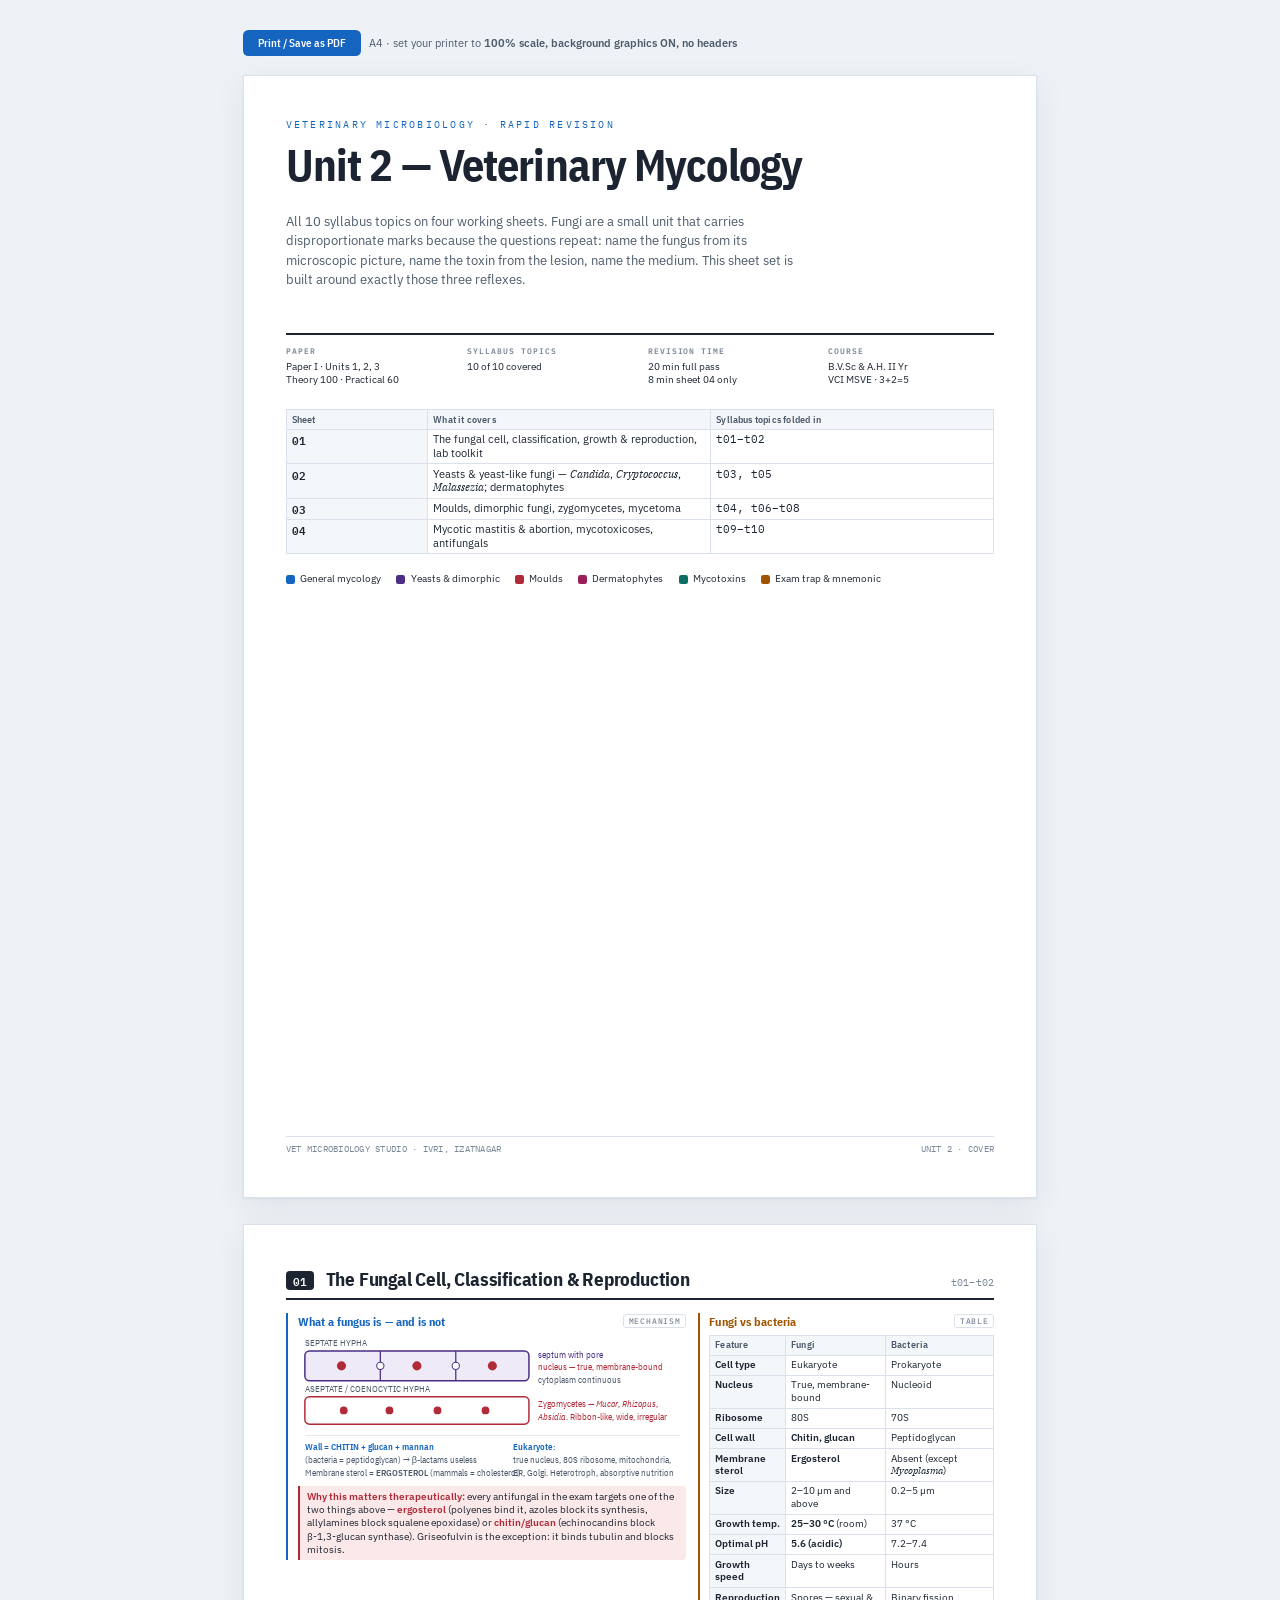
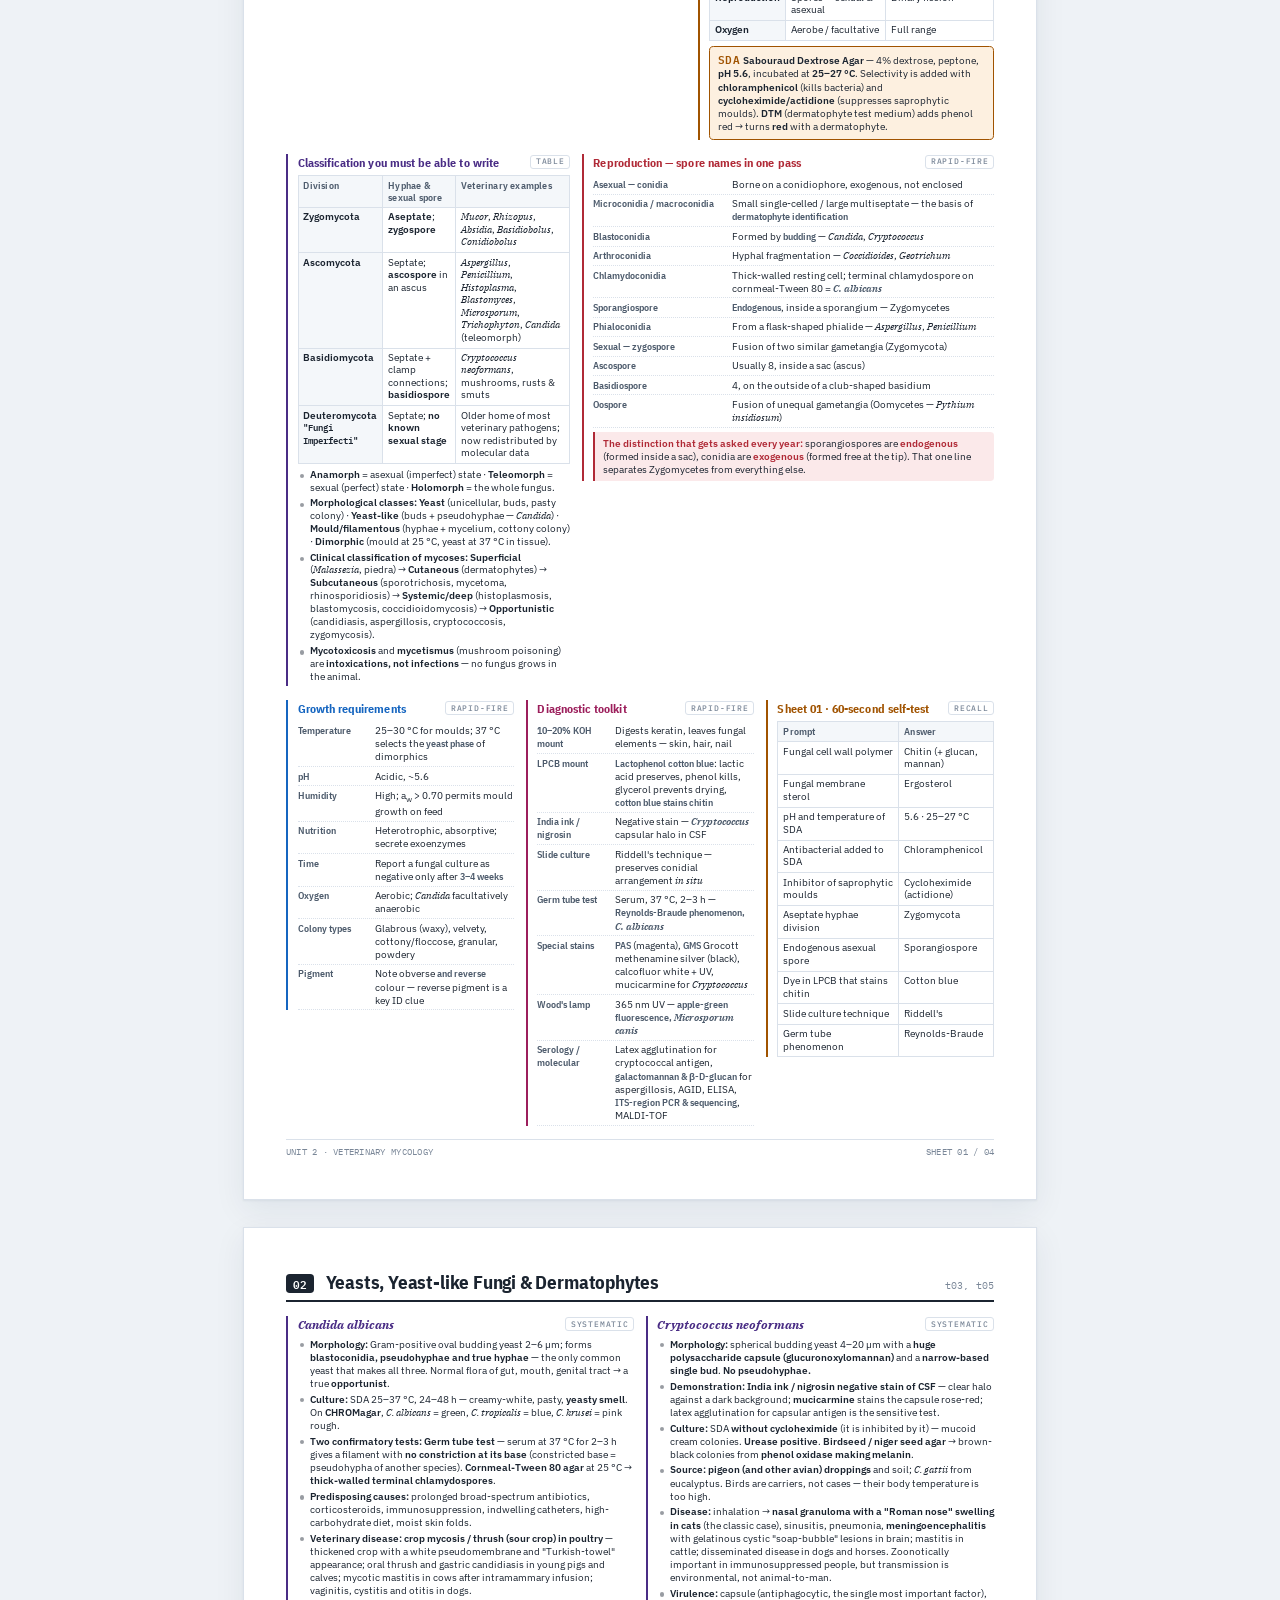
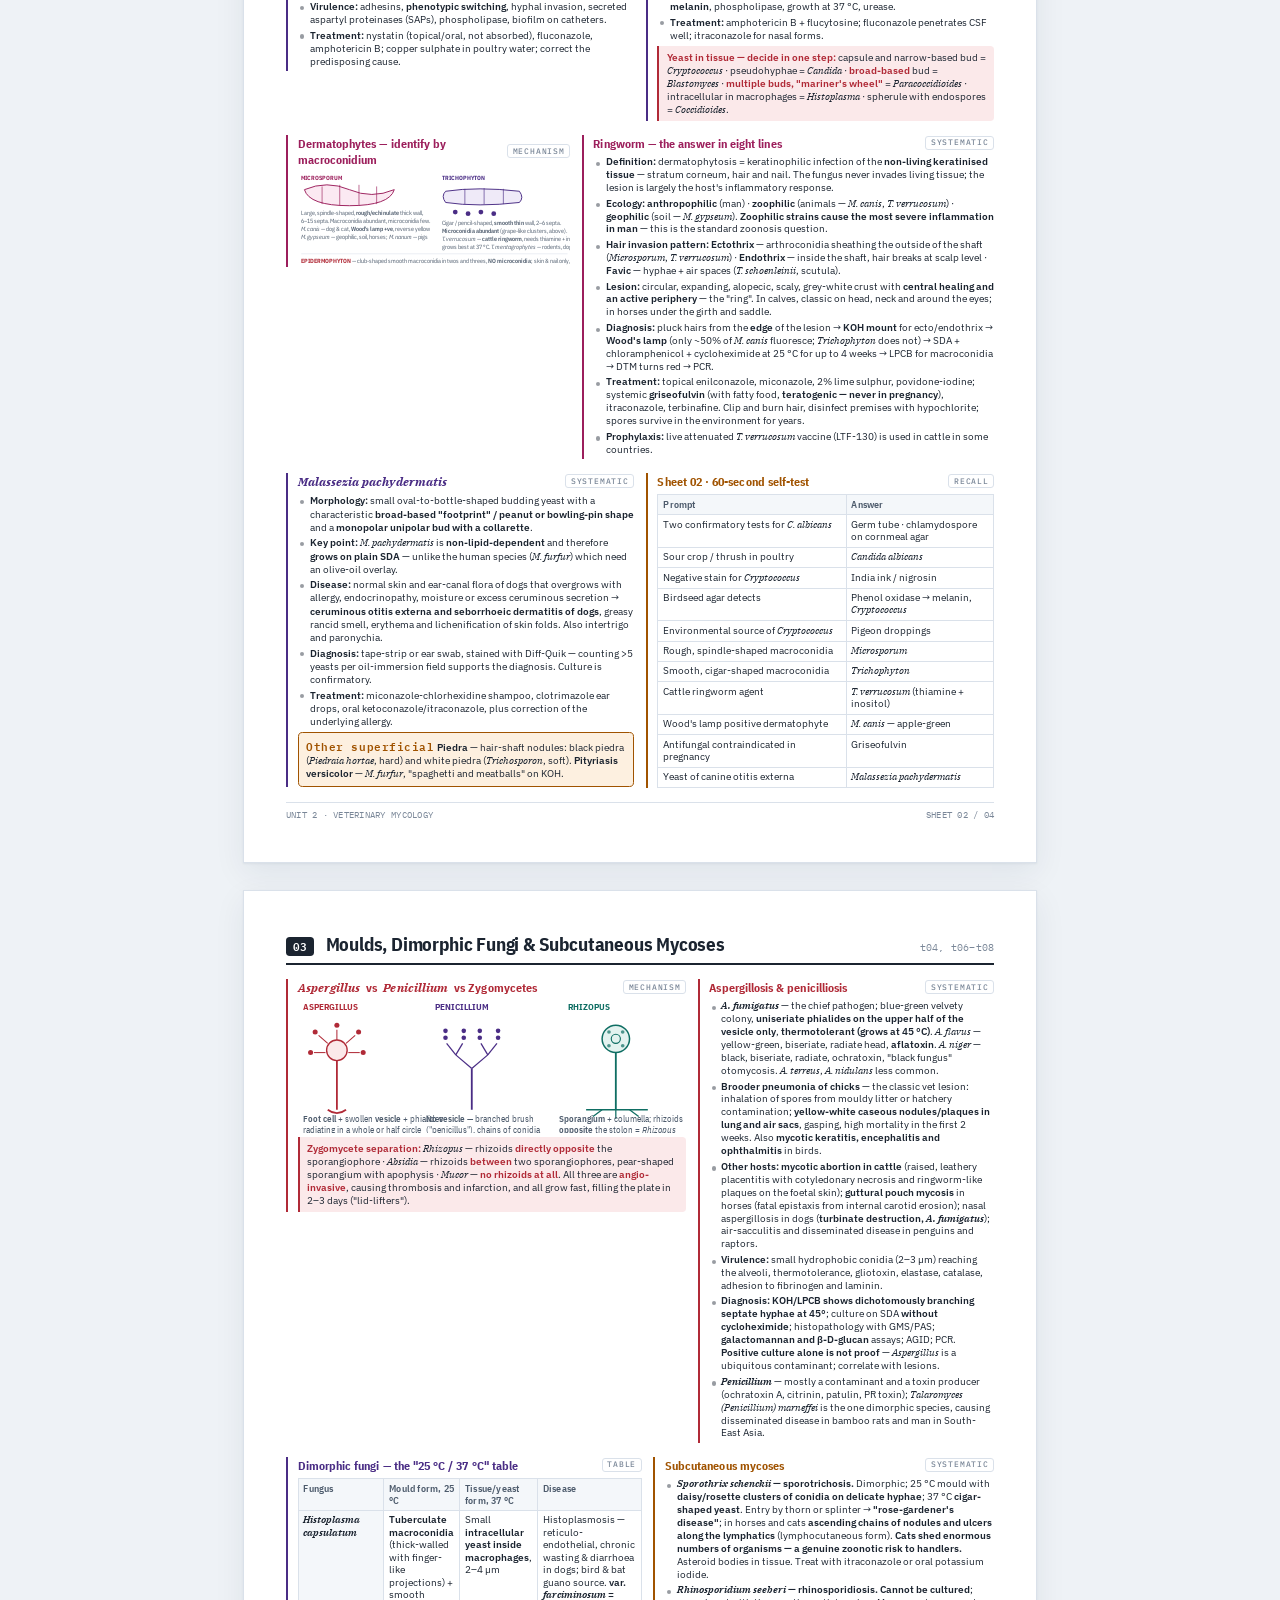
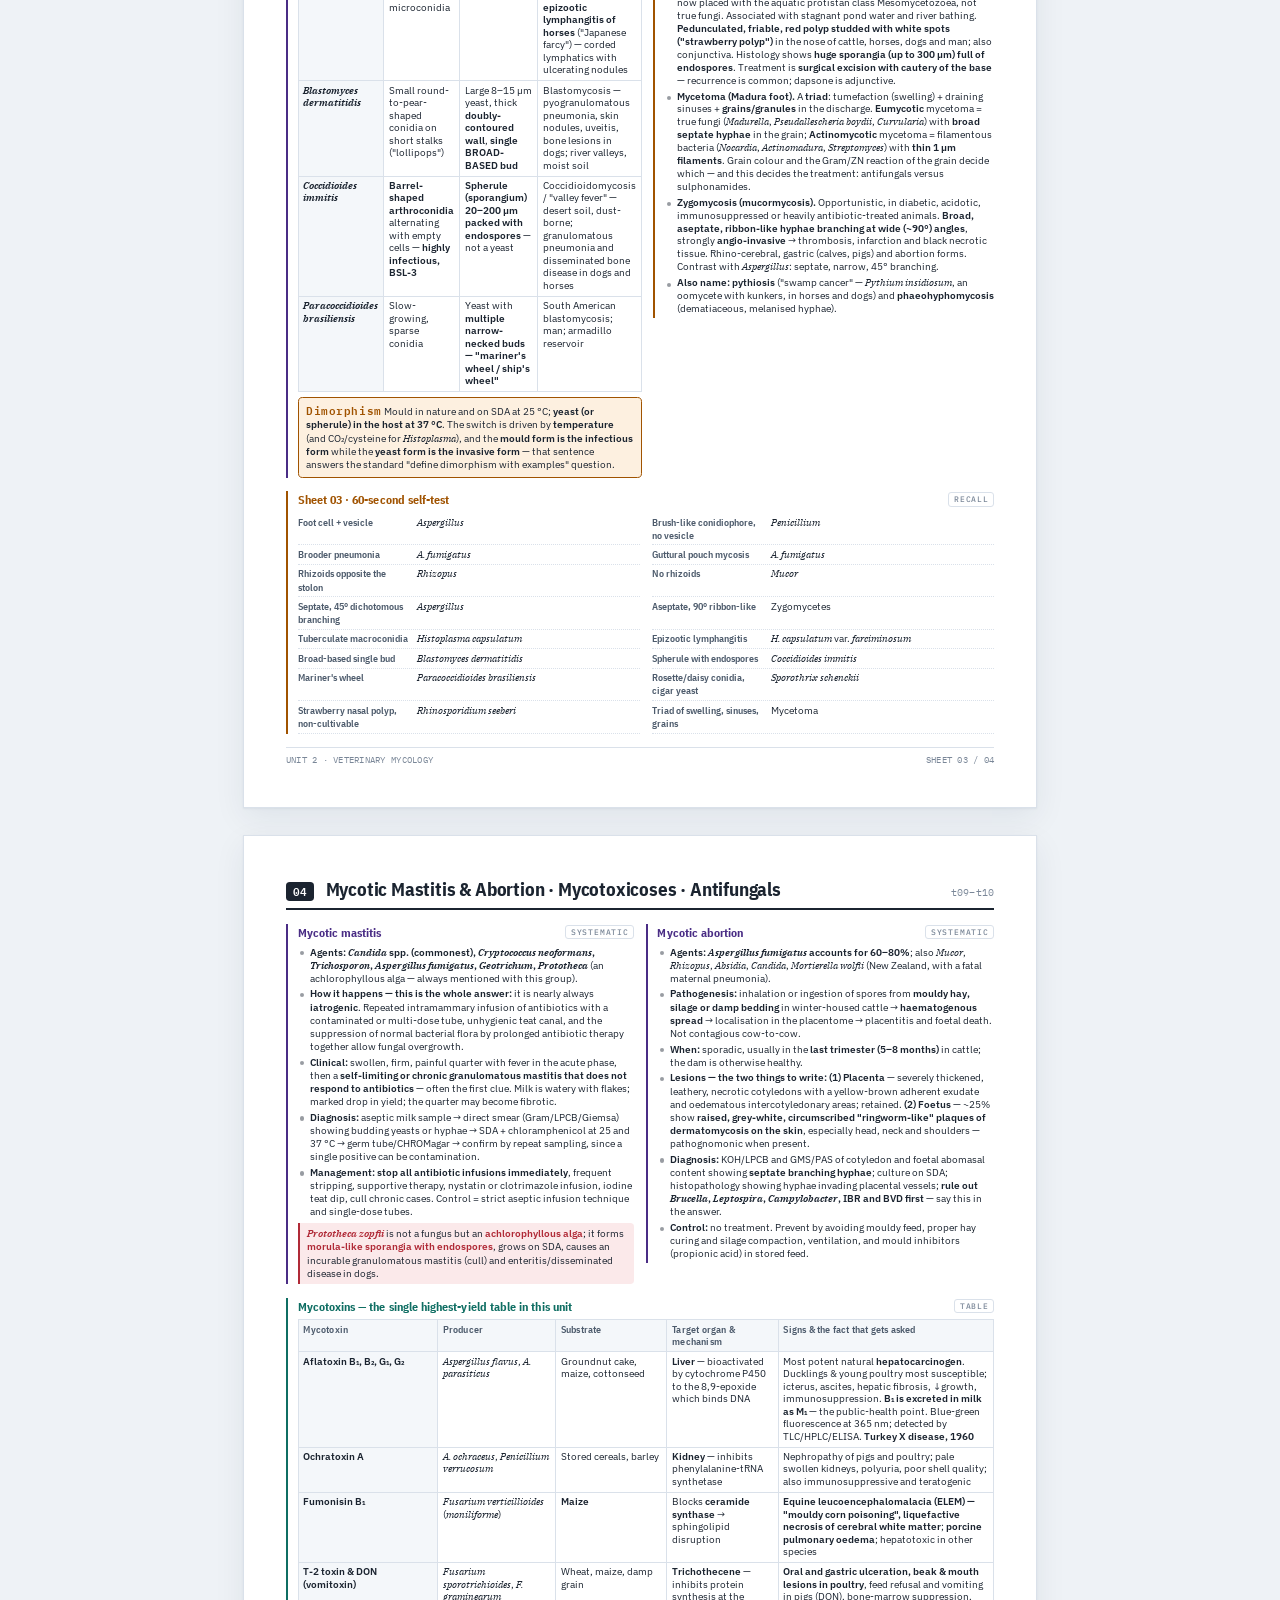
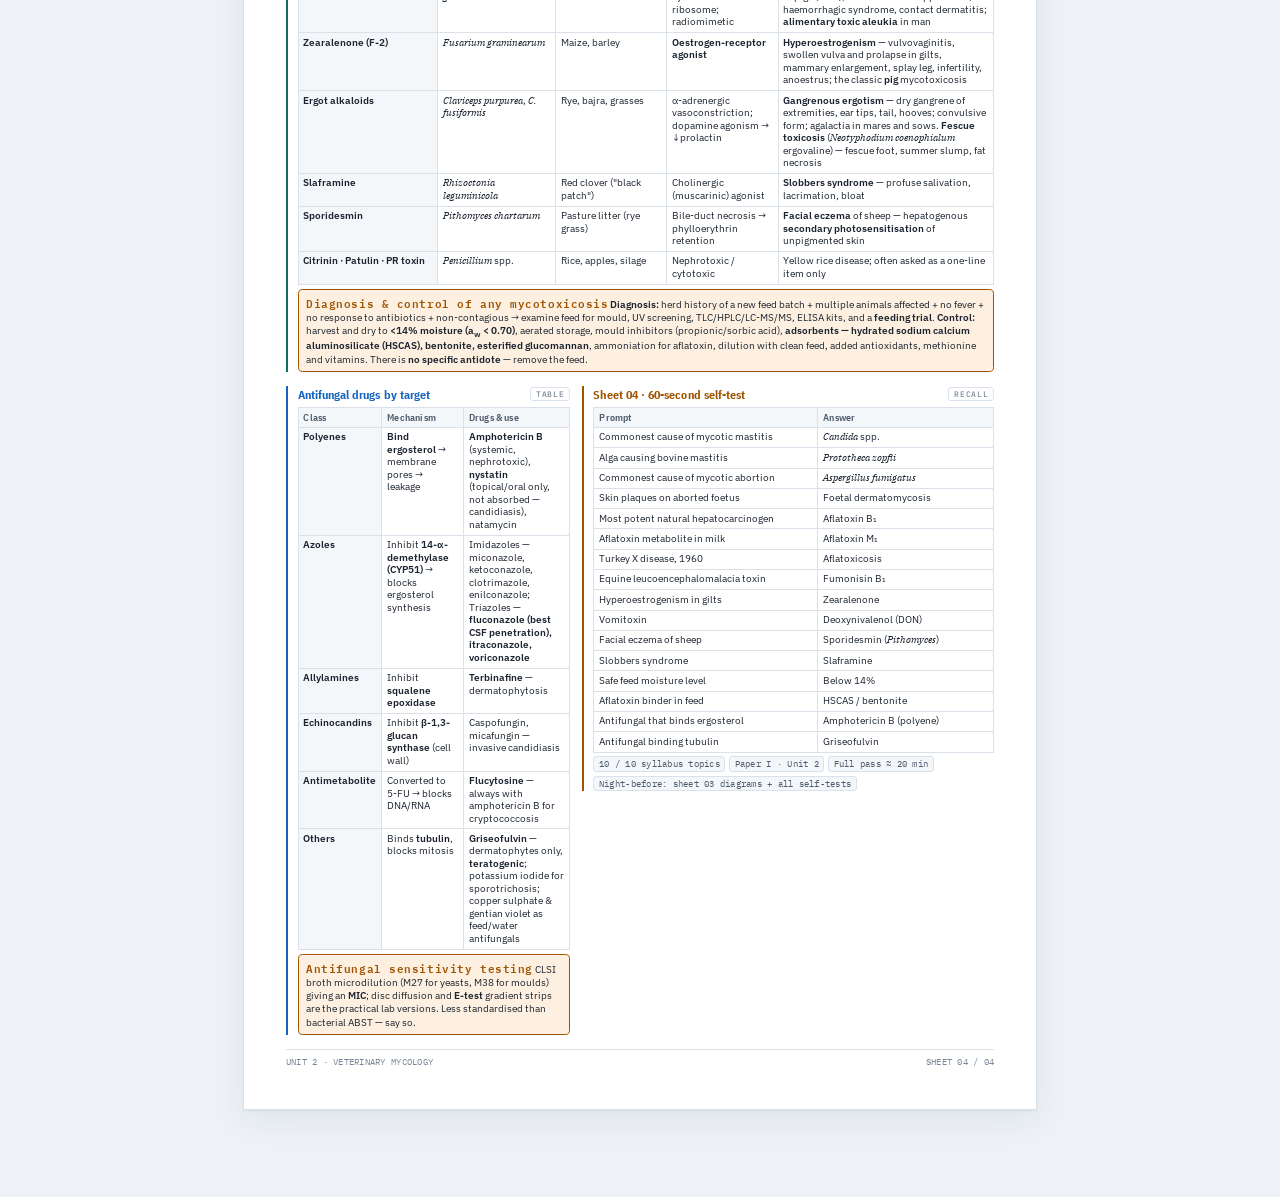
<file: revision/unit2-mycology.html>
<!DOCTYPE html>
<html lang="en">
<head>
<meta charset="utf-8">
<meta name="viewport" content="width=device-width, initial-scale=1, viewport-fit=cover">
<meta name="theme-color" content="#1565c0">
<link rel="manifest" href="../manifest.json">
<link rel="icon" href="../images/favicon.ico" sizes="any">
<link rel="apple-touch-icon" href="../images/apple-touch-icon.png">
<meta name="apple-mobile-web-app-capable" content="yes">
<meta name="mobile-web-app-capable" content="yes">
<meta name="apple-mobile-web-app-title" content="Vet Micro">
<title>Mycology Rapid Sheets</title>
<link rel="preconnect" href="https://fonts.googleapis.com">
<link rel="preconnect" href="https://fonts.gstatic.com" crossorigin>
<link rel="stylesheet" href="https://fonts.googleapis.com/css2?family=IBM+Plex+Mono:wght@400;500;600&family=IBM+Plex+Sans+Condensed:wght@500;600;700&family=IBM+Plex+Sans:ital,wght@0,400;0,500;0,600;0,700;1,400;1,600&family=IBM+Plex+Serif:ital,wght@1,400;1,600&display=swap">

<style>
:root{
  --paper:#ffffff;
  --ground:#eef2f6;
  --ink:#1b2430;
  --ink-2:#4d5b6c;
  --ink-3:#7a8798;
  --rule:#dae1ea;
  --rule-soft:#eaeff4;
  --tint:#f4f7fa;

  --blue:#1565c0;      /* methylene blue — structural / general */
  --violet:#4a2d85;    /* crystal violet — Gram positive */
  --safranin:#b02a37;  /* safranin — Gram negative */
  --fuchsin:#9c1f5c;   /* carbol fuchsin — acid fast */
  --malachite:#0f6e63; /* malachite green — spore / anaerobe */
  --amber:#a05300;     /* exam trap / must-not-confuse */

  --blue-w:#e7f0fa; --violet-w:#efeaf8; --safranin-w:#fbe9ea;
  --fuchsin-w:#fbe9f2; --malachite-w:#e3f2ef; --amber-w:#fdf0e0;

  --sheet-w:210mm; --sheet-h:297mm; --pad:11mm;
}
@media (prefers-color-scheme:dark){
  :root:not([data-theme="light"]){
    --paper:#161b22; --ground:#0d1117; --ink:#e6edf5; --ink-2:#a9b6c6; --ink-3:#7d8b9c;
    --rule:#2c3542; --rule-soft:#222a34; --tint:#1c232c;
    --blue:#6aa9ee; --violet:#b399ee; --safranin:#f2848d; --fuchsin:#ee8ab6;
    --malachite:#4fc4b2; --amber:#e9a44b;
    --blue-w:#16283d; --violet-w:#241d3b; --safranin-w:#3a1d21;
    --fuchsin-w:#371b2a; --malachite-w:#0f2b28; --amber-w:#33240f;
  }
}
:root[data-theme="dark"]{
  --paper:#161b22; --ground:#0d1117; --ink:#e6edf5; --ink-2:#a9b6c6; --ink-3:#7d8b9c;
  --rule:#2c3542; --rule-soft:#222a34; --tint:#1c232c;
  --blue:#6aa9ee; --violet:#b399ee; --safranin:#f2848d; --fuchsin:#ee8ab6;
  --malachite:#4fc4b2; --amber:#e9a44b;
  --blue-w:#16283d; --violet-w:#241d3b; --safranin-w:#3a1d21;
  --fuchsin-w:#371b2a; --malachite-w:#0f2b28; --amber-w:#33240f;
}

*{box-sizing:border-box}
body{
  background:var(--ground); color:var(--ink);
  font-family:"IBM Plex Sans","Segoe UI",system-ui,sans-serif;
  margin:0; padding:8mm 4mm 16mm;
  -webkit-font-smoothing:antialiased;
}
i,em,.sp{font-family:"IBM Plex Serif","IBM Plex Sans",serif; font-style:italic}
.mono,code{font-family:"IBM Plex Mono",ui-monospace,monospace}

/* ---------- SHEET ---------- */
.sheet{
  width:var(--sheet-w); min-height:var(--sheet-h);
  margin:0 auto 7mm; padding:var(--pad);
  background:var(--paper);
  border:1px solid var(--rule);
  box-shadow:0 1px 2px rgba(20,40,70,.06),0 10px 30px rgba(20,40,70,.07);
  display:flex; flex-direction:column; gap:3.6mm;
  font-size:8.5pt; line-height:1.33;
  position:relative;
}
.sheet-head{
  display:flex; align-items:baseline; gap:3mm;
  border-bottom:1.6pt solid var(--ink); padding-bottom:1.6mm;
}
.sheet-head .no{
  font-family:"IBM Plex Mono",monospace; font-weight:600; font-size:8pt;
  color:var(--paper); background:var(--ink);
  padding:.6mm 1.8mm; border-radius:1mm; letter-spacing:.04em;
}
.sheet-head h2{
  font-family:"IBM Plex Sans Condensed",sans-serif; font-weight:700;
  font-size:14pt; margin:0; letter-spacing:-.01em; text-wrap:balance;
}
.sheet-head .sub{
  font-size:7.4pt; color:var(--ink-3); margin-left:auto; text-align:right;
  font-family:"IBM Plex Mono",monospace; letter-spacing:.02em;
}
.sheet-foot{
  margin-top:auto; padding-top:1.6mm; border-top:.5pt solid var(--rule);
  display:flex; justify-content:space-between;
  font-size:6.6pt; color:var(--ink-3); font-family:"IBM Plex Mono",monospace;
  letter-spacing:.03em;
}

/* ---------- MODULES ---------- */
.row{display:grid; gap:3mm; align-items:start}
.r-2{grid-template-columns:1fr 1fr}
.r-2a{grid-template-columns:1.35fr 1fr}
.r-2b{grid-template-columns:1fr 1.45fr}
.r-3{grid-template-columns:1fr 1fr 1fr}

.mod{border-left:2.2pt solid var(--blue); padding-left:2.6mm}
.mod > h3{
  font-family:"IBM Plex Sans Condensed",sans-serif; font-weight:700;
  font-size:9.2pt; margin:0 0 1.4mm; color:var(--blue);
  letter-spacing:.005em; display:flex; align-items:center; gap:1.6mm;
}
.mod > h3 .kind{
  font-family:"IBM Plex Mono",monospace; font-weight:500; font-size:6pt;
  letter-spacing:.1em; text-transform:uppercase;
  color:var(--ink-3); border:.5pt solid var(--rule);
  padding:.2mm 1.2mm; border-radius:.8mm; margin-left:auto; white-space:nowrap;
}
.m-violet{border-left-color:var(--violet)} .m-violet > h3{color:var(--violet)}
.m-safranin{border-left-color:var(--safranin)} .m-safranin > h3{color:var(--safranin)}
.m-fuchsin{border-left-color:var(--fuchsin)} .m-fuchsin > h3{color:var(--fuchsin)}
.m-malachite{border-left-color:var(--malachite)} .m-malachite > h3{color:var(--malachite)}
.m-amber{border-left-color:var(--amber)} .m-amber > h3{color:var(--amber)}

/* ---------- TABLES ---------- */
table{border-collapse:collapse; width:100%; font-size:7.5pt; line-height:1.25}
th,td{border:.5pt solid var(--rule); padding:.9mm 1.3mm; text-align:left; vertical-align:top}
thead th{
  background:var(--tint); font-family:"IBM Plex Sans Condensed",sans-serif;
  font-weight:600; font-size:7.2pt; color:var(--ink-2);
  letter-spacing:.02em;
}
tbody th{background:var(--tint); font-weight:600; width:20%}
td .mono,th .mono{font-size:7pt}
.tw{overflow-x:auto}
.num{font-variant-numeric:tabular-nums}

/* ---------- LISTS ---------- */
ul.k{margin:0; padding-left:3.2mm; list-style:none}
ul.k li{position:relative; margin:0 0 .7mm}
ul.k li::before{
  content:""; position:absolute; left:-2.6mm; top:1.5mm;
  width:1.1mm; height:1.1mm; background:currentColor; opacity:.45; border-radius:50%;
}
ol.k{margin:0; padding-left:4.2mm; font-size:8pt}
ol.k li{margin:0 0 .7mm}
b,strong{font-weight:600}

/* ---------- FACT BANK (objective ammo) ---------- */
.bank{display:grid; grid-template-columns:1fr 1fr; gap:0 3mm}
.bank.one{grid-template-columns:1fr}
.bank div{
  border-bottom:.5pt dotted var(--rule); padding:.7mm 0;
  font-size:7.4pt; display:flex; gap:1.6mm;
}
.bank div b{
  flex:0 0 33%; font-weight:600; color:var(--ink-2);
  font-family:"IBM Plex Sans Condensed",sans-serif;
}
.bank div span{flex:1}

/* ---------- CHIPS / MNEMONIC ---------- */
.mnem{
  background:var(--amber-w); border:.5pt solid var(--amber);
  border-radius:1.2mm; padding:1.4mm 2mm; font-size:7.5pt;
}
.mnem .key{
  font-family:"IBM Plex Mono",monospace; font-weight:600;
  color:var(--amber); font-size:8.4pt; letter-spacing:.05em;
}
.trap{
  background:var(--safranin-w); border-left:1.6pt solid var(--safranin);
  padding:1.2mm 2mm; font-size:7.4pt; border-radius:0 1mm 1mm 0;
}
.trap b{color:var(--safranin)}
.skel{
  background:var(--blue-w); border:.5pt solid var(--blue);
  border-radius:1.2mm; padding:1.4mm 2mm; font-size:7.3pt;
}
.skel b{color:var(--blue); font-family:"IBM Plex Sans Condensed",sans-serif}
.skel ol{margin:.8mm 0 0; padding-left:4mm}
.skel li{margin-bottom:.3mm}

.tags{display:flex; flex-wrap:wrap; gap:1mm; margin-top:1mm}
.tag{
  font-family:"IBM Plex Mono",monospace; font-size:6.4pt; letter-spacing:.03em;
  border:.5pt solid var(--rule); border-radius:.8mm; padding:.3mm 1.2mm;
  color:var(--ink-2); background:var(--tint);
}

svg{display:block; width:100%; height:auto}
svg text{font-family:"IBM Plex Sans Condensed",sans-serif}

/* ---------- COVER ---------- */
.cover{justify-content:center; gap:0}
.cover .brand{
  font-family:"IBM Plex Mono",monospace; font-size:7.6pt; letter-spacing:.22em;
  text-transform:uppercase; color:var(--blue); margin-bottom:3mm;
}
.cover h1{
  font-family:"IBM Plex Sans Condensed",sans-serif; font-size:33pt;
  font-weight:700; line-height:1.02; margin:0 0 3mm; letter-spacing:-.02em;
  text-wrap:balance; max-width:150mm;
}
.cover .lede{font-size:10pt; color:var(--ink-2); max-width:135mm; line-height:1.45}
.cover .meta{
  margin-top:8mm; padding-top:3mm; border-top:1.6pt solid var(--ink);
  display:grid; grid-template-columns:repeat(4,1fr); gap:4mm; font-size:7.4pt;
}
.cover .meta b{
  display:block; font-family:"IBM Plex Mono",monospace; font-size:6.2pt;
  letter-spacing:.12em; text-transform:uppercase; color:var(--ink-3); margin-bottom:.8mm;
}
.cover .plan{margin-top:6mm}
.cover .plan table{font-size:8pt}
.legend{display:flex; flex-wrap:wrap; gap:2mm 4mm; margin-top:5mm; font-size:7.2pt}
.legend span{display:flex; align-items:center; gap:1.4mm}
.legend i{width:2.4mm; height:2.4mm; border-radius:.6mm; display:block}

/* ---------- PRINT ---------- */
@media print{
  @page{size:A4; margin:9mm 8mm}
  body{background:#fff; padding:0}
  .sheet{
    width:auto; min-height:0; margin:0; padding:0;
    box-shadow:none; border:0;
    display:block;
  }
  .sheet.cover{break-after:page; page-break-after:always}
  .sheet + .sheet{padding-top:2mm!important}
  .sheet > *{margin-bottom:3.4mm}
  .sheet-head{
    break-after:avoid; page-break-after:avoid;
    position:relative;
  }
  .sheet-foot{display:none}
  .cover{min-height:0}
  /* keep every teaching unit whole on one page */
  .skel, .mnem, .trap, svg{
    break-inside:avoid; page-break-inside:avoid;
  }
  .mod, .bank{break-inside:auto; page-break-inside:auto}
  .row{break-inside:auto; page-break-inside:auto}
  table{break-inside:auto}
  tr{break-inside:avoid; page-break-inside:avoid}
  thead{display:table-header-group}
  h3{break-after:avoid; page-break-after:avoid}
  .toolbar{display:none}
}
.toolbar{
  max-width:var(--sheet-w); margin:0 auto 5mm; display:flex; gap:2mm;
  align-items:center; font-size:8pt; color:var(--ink-2);
}
.toolbar button{
  font-family:"IBM Plex Sans Condensed",sans-serif; font-size:8pt; font-weight:600;
  background:var(--blue); color:#fff; border:0; border-radius:1.4mm;
  padding:1.6mm 4mm; cursor:pointer;
}
.toolbar button:focus-visible{outline:2px solid var(--amber); outline-offset:2px}
@media screen and (max-width:230mm){
  body{padding:4mm 0 10mm}
  .sheet{width:100%; min-height:auto; padding:6mm; font-size:9.5pt}
  .toolbar{max-width:100%; padding:0 6mm}
  .r-2,.r-2a,.r-2b,.r-3{grid-template-columns:1fr}
  .bank{grid-template-columns:1fr}
}
@media (prefers-reduced-motion:reduce){*{animation:none!important; transition:none!important}}
@media print{
  .toolbar{display:none!important}
  .sheet{width:auto!important; min-height:0!important; padding:0!important; font-size:8.5pt!important}
  .r-2{grid-template-columns:1fr 1fr!important}
  .r-2a{grid-template-columns:1.35fr 1fr!important}
  .r-2b{grid-template-columns:1fr 1.45fr!important}
  .r-3{grid-template-columns:1fr 1fr 1fr!important}
  .bank{grid-template-columns:1fr 1fr!important}
  .bank.one{grid-template-columns:1fr!important}
}

/* ---------- PRINT-ONLY REFLOW VERSIONS OF THE WIDE DIAGRAMS ---------- */
.print-alt{display:none}

/* ================= LARGE-PRINT EDITION (paper only) ================= */
@media print{
  @page{size:A4; margin:13mm 14mm 14mm}
  html{-webkit-print-color-adjust:exact; print-color-adjust:exact}

  .sheet{font-size:11pt!important; line-height:1.45!important}
  .sheet > *{margin-bottom:5mm!important}
  .row{display:block!important}
  .row > *{margin-bottom:5.5mm}
  .mod{padding-left:3.5mm!important; border-left-width:2.6pt!important}

  .sheet-head{padding-bottom:2mm!important; margin-bottom:6mm!important}
  .sheet-head h2{font-size:18pt!important}
  .sheet-head .no{font-size:11pt!important; padding:.8mm 2.4mm!important}
  .sheet-head .sub{font-size:9.5pt!important}
  .mod > h3{font-size:13.5pt!important; margin-bottom:2.2mm!important}
  .mod > h3 .kind{font-size:8pt!important; padding:.3mm 1.6mm!important}

  ul.k, ol.k{font-size:11pt!important}
  ul.k li{margin-bottom:1.4mm!important}
  ul.k li::before{top:2.2mm!important; width:1.5mm!important; height:1.5mm!important}

  table{font-size:10pt!important; line-height:1.4!important}
  th, td{padding:1.4mm 2mm!important}
  thead th{font-size:10pt!important}
  .sheet .mono, .sheet [style*="font-size"]:not(table){font-size:inherit!important}
  td .mono, th .mono{font-size:9.5pt!important}

  .bank{grid-template-columns:1fr 1fr!important; gap:0 5mm!important}
  .bank.one{grid-template-columns:1fr!important}
  .bank div{font-size:10.5pt!important; padding:1.2mm 0!important; gap:2.4mm!important}
  .bank div b{flex:0 0 36%!important}

  .mnem, .trap, .skel{font-size:10.5pt!important; line-height:1.45!important; padding:2.4mm 3mm!important}
  .mnem .key{font-size:11pt!important}
  .skel ol{padding-left:5.5mm!important}
  .skel li{margin-bottom:.9mm!important}
  .tag{font-size:9pt!important; padding:.6mm 2mm!important}

  .cover h1{font-size:34pt!important}
  .cover .brand{font-size:10pt!important}
  .cover .lede{font-size:13pt!important; max-width:none!important}
  .cover .meta{font-size:10.5pt!important}
  .cover .meta b{font-size:8.5pt!important}
  .cover .plan table{font-size:11pt!important}
  .legend{font-size:10.5pt!important}
  .legend i{width:3.4mm!important; height:3.4mm!important}

  svg{width:var(--pw,100%)!important; max-width:100%!important; margin:1mm auto 3mm!important}
  svg.wide{display:none!important}
  .print-alt{display:block!important; font-size:10.5pt; line-height:1.45}
  .print-alt, .pa-box{break-inside:avoid; page-break-inside:avoid}
  .pa-root{display:inline-block; font-weight:700; border:1.2pt solid var(--ink); border-radius:1mm; padding:1.6mm 3.5mm; margin-bottom:3mm}
  .pa-cols{display:grid; grid-template-columns:1fr 1fr; gap:4mm}
  .pa-steps{display:grid; grid-template-columns:1fr 1fr 1fr; gap:3mm; margin-bottom:3mm}
  .pa-q{font-family:"IBM Plex Mono",monospace; font-size:9.5pt; font-weight:600; color:var(--amber); letter-spacing:.03em; margin:0 0 2mm}
  .pa-box{border:1pt solid var(--ink-3); border-radius:1.2mm; padding:2.2mm 3mm; margin-bottom:3mm}
  .pa-box > b:first-child{display:block; font-family:"IBM Plex Sans Condensed",sans-serif; font-size:11pt; margin-bottom:1mm}
  .pa-box b.in{display:inline; font-family:inherit; font-size:inherit; margin:0}
  .pa-box.v{border-color:var(--violet); background:var(--violet-w)} .pa-box.v > b:first-child{color:var(--violet)}
  .pa-box.r{border-color:var(--safranin); background:var(--safranin-w)} .pa-box.r > b:first-child{color:var(--safranin)}
  .pa-box.g{border-color:var(--malachite); background:var(--malachite-w)} .pa-box.g > b:first-child{color:var(--malachite)}
  .pa-box.a{border-color:var(--amber); background:var(--amber-w)} .pa-box.a > b:first-child{color:var(--amber)}
  .pa-box.k{border-color:var(--ink); background:var(--tint)}
  .pa-mono{display:block; font-family:"IBM Plex Mono",monospace; white-space:pre; font-size:10.5pt; margin:1mm 0 1.5mm}
  .pa-temp{display:block; font-family:"IBM Plex Mono",monospace; font-weight:600; margin-bottom:1mm}
  .pa-ol{margin:1mm 0 2mm; padding-left:5.5mm}
  .pa-ol li{margin-bottom:1mm}
}

@media print{
  .pa-steps.four{grid-template-columns:repeat(4,1fr)}
  .pa-box.b{border-color:var(--blue); background:var(--blue-w)} .pa-box.b > b:first-child{color:var(--blue)}
  .pa-box.f{border-color:var(--fuchsin); background:var(--fuchsin-w)} .pa-box.f > b:first-child{color:var(--fuchsin)}
  .pa-box.k > b:first-child:last-child{margin:0}
  .pa-down{text-align:center; font-size:13pt; line-height:1; margin:-1.5mm 0 1.5mm; color:var(--safranin)}
  .pa-note{margin:0 0 2mm}
  .pa-side{grid-template-columns:64mm 1fr; align-items:center}
  .pa-side > svg{margin:0!important}
}
</style>
</head>

<body>
<div class="toolbar">
  <button onclick="window.print()">Print / Save as PDF</button>
  <span>A4 &middot; set your printer to <b>100% scale, background graphics ON, no headers</b></span>
</div>

<!-- ============================== COVER ============================== -->
<section class="sheet cover">
  <div class="brand">Veterinary Microbiology &middot; Rapid Revision</div>
  <h1>Unit 2 — Veterinary Mycology</h1>
  <p class="lede">All 10 syllabus topics on four working sheets. Fungi are a small unit that carries disproportionate marks because the questions repeat: name the fungus from its microscopic picture, name the toxin from the lesion, name the medium. This sheet set is built around exactly those three reflexes.</p>

  <div class="meta">
    <div><b>Paper</b>Paper I · Units 1, 2, 3<br>Theory 100 · Practical 60</div>
    <div><b>Syllabus topics</b>10 of 10 covered</div>
    <div><b>Revision time</b>20 min full pass<br>8 min sheet 04 only</div>
    <div><b>Course</b>B.V.Sc &amp; A.H. II Yr<br>VCI MSVE · 3+2=5</div>
  </div>

  <div class="plan">
    <table>
      <thead><tr><th style="width:12%">Sheet</th><th style="width:40%">What it covers</th><th>Syllabus topics folded in</th></tr></thead>
      <tbody>
        <tr><th class="mono">01</th><td>The fungal cell, classification, growth &amp; reproduction, lab toolkit</td><td class="mono">t01–t02</td></tr>
        <tr><th class="mono">02</th><td>Yeasts &amp; yeast-like fungi — <i>Candida</i>, <i>Cryptococcus</i>, <i>Malassezia</i>; dermatophytes</td><td class="mono">t03, t05</td></tr>
        <tr><th class="mono">03</th><td>Moulds, dimorphic fungi, zygomycetes, mycetoma</td><td class="mono">t04, t06–t08</td></tr>
        <tr><th class="mono">04</th><td>Mycotic mastitis &amp; abortion, mycotoxicoses, antifungals</td><td class="mono">t09–t10</td></tr>
      </tbody>
    </table>
  </div>

  <div class="legend">
    <span><i style="background:var(--blue)"></i> General mycology</span>
    <span><i style="background:var(--violet)"></i> Yeasts &amp; dimorphic</span>
    <span><i style="background:var(--safranin)"></i> Moulds</span>
    <span><i style="background:var(--fuchsin)"></i> Dermatophytes</span>
    <span><i style="background:var(--malachite)"></i> Mycotoxins</span>
    <span><i style="background:var(--amber)"></i> Exam trap &amp; mnemonic</span>
  </div>

  <div class="sheet-foot">
    <span>VET MICROBIOLOGY STUDIO · IVRI, IZATNAGAR</span>
    <span>UNIT 2 · COVER</span>
  </div>
</section>

<!-- ============================== SHEET 01 ============================== -->
<section class="sheet">
  <div class="sheet-head">
    <span class="no">01</span>
    <h2>The Fungal Cell, Classification &amp; Reproduction</h2>
    <span class="sub">t01–t02</span>
  </div>

  <div class="row r-2a">
    <div class="mod">
      <h3>What a fungus is — and is not <span class="kind">mechanism</span></h3>
      <svg class="wide" style="--pw:157mm" viewBox="0 0 340 128" role="img" aria-label="Comparison of fungal and bacterial cell features with hyphal structure">
        <!-- hypha -->
        <rect x="6" y="14" width="196" height="26" rx="4" fill="var(--violet-w)" stroke="var(--violet)" stroke-width="1.3"/>
        <line x1="72" y1="14" x2="72" y2="40" stroke="var(--violet)" stroke-width="1.1"/>
        <line x1="138" y1="14" x2="138" y2="40" stroke="var(--violet)" stroke-width="1.1"/>
        <circle cx="72" cy="27" r="3.2" fill="var(--paper)" stroke="var(--violet)" stroke-width=".9"/>
        <circle cx="138" cy="27" r="3.2" fill="var(--paper)" stroke="var(--violet)" stroke-width=".9"/>
        <circle cx="38" cy="27" r="4" fill="var(--safranin)"/><circle cx="104" cy="27" r="4" fill="var(--safranin)"/><circle cx="170" cy="27" r="4" fill="var(--safranin)"/>
        <g font-size="8" fill="var(--ink-2)">
          <text x="6" y="10">SEPTATE HYPHA</text>
          <text x="210" y="20" fill="var(--violet)">septum with pore</text>
          <text x="210" y="31" fill="var(--safranin)">nucleus — true, membrane-bound</text>
          <text x="210" y="42">cytoplasm continuous</text>
        </g>
        <!-- aseptate -->
        <rect x="6" y="54" width="196" height="24" rx="4" fill="none" stroke="var(--safranin)" stroke-width="1.3"/>
        <circle cx="40" cy="66" r="3.4" fill="var(--safranin)"/><circle cx="80" cy="66" r="3.4" fill="var(--safranin)"/>
        <circle cx="122" cy="66" r="3.4" fill="var(--safranin)"/><circle cx="164" cy="66" r="3.4" fill="var(--safranin)"/>
        <g font-size="8" fill="var(--ink-2)">
          <text x="6" y="50">ASEPTATE / COENOCYTIC HYPHA</text>
          <text x="210" y="63" fill="var(--safranin)">Zygomycetes — <tspan font-style="italic">Mucor</tspan>, <tspan font-style="italic">Rhizopus</tspan>,</text>
          <text x="210" y="74" fill="var(--safranin)"><tspan font-style="italic">Absidia</tspan>. Ribbon-like, wide, irregular</text>
        </g>
        <line x1="6" y1="88" x2="334" y2="88" stroke="var(--rule)" stroke-width=".7"/>
        <g font-size="8" fill="var(--ink-2)">
          <text x="6" y="101" font-weight="600" fill="var(--blue)">Wall = CHITIN + glucan + mannan</text>
          <text x="6" y="112">(bacteria = peptidoglycan) → β-lactams useless</text>
          <text x="6" y="123">Membrane sterol = <tspan font-weight="600">ERGOSTEROL</tspan> (mammals = cholesterol)</text>
          <text x="188" y="101" font-weight="600" fill="var(--blue)">Eukaryote:</text>
          <text x="188" y="112">true nucleus, 80S ribosome, mitochondria,</text>
          <text x="188" y="123">ER, Golgi. Heterotroph, absorptive nutrition</text>
        </g>
      </svg>
<div class="print-alt">
  <svg style="--pw:120mm" viewBox="0 0 206 82" role="img" aria-label="Comparison of fungal and bacterial cell features with hyphal structure">
        <!-- hypha -->
        <rect x="6" y="14" width="196" height="26" rx="4" fill="var(--violet-w)" stroke="var(--violet)" stroke-width="1.3"/>
        <line x1="72" y1="14" x2="72" y2="40" stroke="var(--violet)" stroke-width="1.1"/>
        <line x1="138" y1="14" x2="138" y2="40" stroke="var(--violet)" stroke-width="1.1"/>
        <circle cx="72" cy="27" r="3.2" fill="var(--paper)" stroke="var(--violet)" stroke-width=".9"/>
        <circle cx="138" cy="27" r="3.2" fill="var(--paper)" stroke="var(--violet)" stroke-width=".9"/>
        <circle cx="38" cy="27" r="4" fill="var(--safranin)"/><circle cx="104" cy="27" r="4" fill="var(--safranin)"/><circle cx="170" cy="27" r="4" fill="var(--safranin)"/>
        <g font-size="8" fill="var(--ink-2)">
          <text x="6" y="10">SEPTATE HYPHA</text>
          <text x="210" y="20" fill="var(--violet)">septum with pore</text>
          <text x="210" y="31" fill="var(--safranin)">nucleus — true, membrane-bound</text>
          <text x="210" y="42">cytoplasm continuous</text>
        </g>
        <!-- aseptate -->
        <rect x="6" y="54" width="196" height="24" rx="4" fill="none" stroke="var(--safranin)" stroke-width="1.3"/>
        <circle cx="40" cy="66" r="3.4" fill="var(--safranin)"/><circle cx="80" cy="66" r="3.4" fill="var(--safranin)"/>
        <circle cx="122" cy="66" r="3.4" fill="var(--safranin)"/><circle cx="164" cy="66" r="3.4" fill="var(--safranin)"/>
        <g font-size="8" fill="var(--ink-2)">
          <text x="6" y="50">ASEPTATE / COENOCYTIC HYPHA</text>
          <text x="210" y="63" fill="var(--safranin)">Zygomycetes — <tspan font-style="italic">Mucor</tspan>, <tspan font-style="italic">Rhizopus</tspan>,</text>
          <text x="210" y="74" fill="var(--safranin)"><tspan font-style="italic">Absidia</tspan>. Ribbon-like, wide, irregular</text>
        </g>
        <line x1="6" y1="88" x2="334" y2="88" stroke="var(--rule)" stroke-width=".7"/>
        <g font-size="8" fill="var(--ink-2)">
          <text x="6" y="101" font-weight="600" fill="var(--blue)">Wall = CHITIN + glucan + mannan</text>
          <text x="6" y="112">(bacteria = peptidoglycan) → β-lactams useless</text>
          <text x="6" y="123">Membrane sterol = <tspan font-weight="600">ERGOSTEROL</tspan> (mammals = cholesterol)</text>
          <text x="188" y="101" font-weight="600" fill="var(--blue)">Eukaryote:</text>
          <text x="188" y="112">true nucleus, 80S ribosome, mitochondria,</text>
          <text x="188" y="123">ER, Golgi. Heterotroph, absorptive nutrition</text>
        </g>
      </svg>
  <div class="pa-cols">
    <div class="pa-box v"><b>SEPTATE HYPHA</b>Septum with pore &middot; nucleus &mdash; true, membrane-bound &middot; cytoplasm continuous</div>
    <div class="pa-box r"><b>ASEPTATE / COENOCYTIC HYPHA</b>Zygomycetes &mdash; <i>Mucor</i>, <i>Rhizopus</i>, <i>Absidia</i>. Ribbon-like, wide, irregular</div>
    <div class="pa-box b"><b>Wall = CHITIN + glucan + mannan</b>(bacteria = peptidoglycan) &rarr; &beta;-lactams useless<br>Membrane sterol = <b class="in">ERGOSTEROL</b> (mammals = cholesterol)</div>
    <div class="pa-box b"><b>Eukaryote</b>True nucleus, 80S ribosome, mitochondria, ER, Golgi. Heterotroph, absorptive nutrition</div>
  </div>
</div>
      <div class="trap" style="margin-top:1.2mm"><b>Why this matters therapeutically:</b> every antifungal in the exam targets one of the two things above — <b>ergosterol</b> (polyenes bind it, azoles block its synthesis, allylamines block squalene epoxidase) or <b>chitin/glucan</b> (echinocandins block β-1,3-glucan synthase). Griseofulvin is the exception: it binds tubulin and blocks mitosis.</div>
    </div>

    <div class="mod m-amber">
      <h3>Fungi vs bacteria <span class="kind">table</span></h3>
      <table>
        <thead><tr><th>Feature</th><th>Fungi</th><th>Bacteria</th></tr></thead>
        <tbody>
          <tr><th>Cell type</th><td>Eukaryote</td><td>Prokaryote</td></tr>
          <tr><th>Nucleus</th><td>True, membrane-bound</td><td>Nucleoid</td></tr>
          <tr><th>Ribosome</th><td>80S</td><td>70S</td></tr>
          <tr><th>Cell wall</th><td><b>Chitin, glucan</b></td><td>Peptidoglycan</td></tr>
          <tr><th>Membrane sterol</th><td><b>Ergosterol</b></td><td>Absent (except <i>Mycoplasma</i>)</td></tr>
          <tr><th>Size</th><td>2–10 µm and above</td><td>0.2–5 µm</td></tr>
          <tr><th>Growth temp.</th><td><b>25–30 °C</b> (room)</td><td>37 °C</td></tr>
          <tr><th>Optimal pH</th><td><b>5.6 (acidic)</b></td><td>7.2–7.4</td></tr>
          <tr><th>Growth speed</th><td>Days to weeks</td><td>Hours</td></tr>
          <tr><th>Reproduction</th><td>Spores — sexual &amp; asexual</td><td>Binary fission</td></tr>
          <tr><th>Oxygen</th><td>Aerobe / facultative</td><td>Full range</td></tr>
        </tbody>
      </table>
      <div class="mnem" style="margin-top:1.2mm"><span class="key">SDA</span> <b>Sabouraud Dextrose Agar</b> — 4% dextrose, peptone, <b>pH 5.6</b>, incubated at <b>25–27 °C</b>. Selectivity is added with <b>chloramphenicol</b> (kills bacteria) and <b>cycloheximide/actidione</b> (suppresses saprophytic moulds). <b>DTM</b> (dermatophyte test medium) adds phenol red → turns <b>red</b> with a dermatophyte.</div>
    </div>
  </div>

  <div class="row r-2b">
    <div class="mod m-violet">
      <h3>Classification you must be able to write <span class="kind">table</span></h3>
      <table>
        <thead><tr><th style="width:22%">Division</th><th style="width:26%">Hyphae &amp; sexual spore</th><th>Veterinary examples</th></tr></thead>
        <tbody>
          <tr><th>Zygomycota</th><td><b>Aseptate</b>; <b>zygospore</b></td><td><i>Mucor</i>, <i>Rhizopus</i>, <i>Absidia</i>, <i>Basidiobolus</i>, <i>Conidiobolus</i></td></tr>
          <tr><th>Ascomycota</th><td>Septate; <b>ascospore</b> in an ascus</td><td><i>Aspergillus</i>, <i>Penicillium</i>, <i>Histoplasma</i>, <i>Blastomyces</i>, <i>Microsporum</i>, <i>Trichophyton</i>, <i>Candida</i> (teleomorph)</td></tr>
          <tr><th>Basidiomycota</th><td>Septate + clamp connections; <b>basidiospore</b></td><td><i>Cryptococcus neoformans</i>, mushrooms, rusts &amp; smuts</td></tr>
          <tr><th>Deuteromycota<br><span class="mono" style="font-size:6.4pt">"Fungi Imperfecti"</span></th><td>Septate; <b>no known sexual stage</b></td><td>Older home of most veterinary pathogens; now redistributed by molecular data</td></tr>
        </tbody>
      </table>
      <ul class="k" style="margin-top:1.2mm; font-size:7.3pt">
        <li><b>Anamorph</b> = asexual (imperfect) state · <b>Teleomorph</b> = sexual (perfect) state · <b>Holomorph</b> = the whole fungus.</li>
        <li><b>Morphological classes:</b> <b>Yeast</b> (unicellular, buds, pasty colony) · <b>Yeast-like</b> (buds + pseudohyphae — <i>Candida</i>) · <b>Mould/filamentous</b> (hyphae + mycelium, cottony colony) · <b>Dimorphic</b> (mould at 25 °C, yeast at 37 °C in tissue).</li>
        <li><b>Clinical classification of mycoses:</b> <b>Superficial</b> (<i>Malassezia</i>, piedra) → <b>Cutaneous</b> (dermatophytes) → <b>Subcutaneous</b> (sporotrichosis, mycetoma, rhinosporidiosis) → <b>Systemic/deep</b> (histoplasmosis, blastomycosis, coccidioidomycosis) → <b>Opportunistic</b> (candidiasis, aspergillosis, cryptococcosis, zygomycosis).</li>
        <li><b>Mycotoxicosis</b> and <b>mycetismus</b> (mushroom poisoning) are <b>intoxications, not infections</b> — no fungus grows in the animal.</li>
      </ul>
    </div>

    <div class="mod m-safranin">
      <h3>Reproduction — spore names in one pass <span class="kind">rapid-fire</span></h3>
      <div class="bank one">
        <div><b>Asexual — conidia</b><span>Borne on a conidiophore, exogenous, not enclosed</span></div>
        <div><b>Microconidia / macroconidia</b><span>Small single-celled / large multiseptate — the basis of <b>dermatophyte identification</b></span></div>
        <div><b>Blastoconidia</b><span>Formed by <b>budding</b> — <i>Candida</i>, <i>Cryptococcus</i></span></div>
        <div><b>Arthroconidia</b><span>Hyphal fragmentation — <i>Coccidioides</i>, <i>Geotrichum</i></span></div>
        <div><b>Chlamydoconidia</b><span>Thick-walled resting cell; terminal chlamydospore on cornmeal-Tween 80 = <b><i>C. albicans</i></b></span></div>
        <div><b>Sporangiospore</b><span><b>Endogenous</b>, inside a sporangium — Zygomycetes</span></div>
        <div><b>Phialoconidia</b><span>From a flask-shaped phialide — <i>Aspergillus</i>, <i>Penicillium</i></span></div>
        <div><b>Sexual — zygospore</b><span>Fusion of two similar gametangia (Zygomycota)</span></div>
        <div><b>Ascospore</b><span>Usually 8, inside a sac (ascus)</span></div>
        <div><b>Basidiospore</b><span>4, on the outside of a club-shaped basidium</span></div>
        <div><b>Oospore</b><span>Fusion of unequal gametangia (Oomycetes — <i>Pythium insidiosum</i>)</span></div>
      </div>
      <div class="trap" style="margin-top:1.2mm"><b>The distinction that gets asked every year:</b> sporangiospores are <b>endogenous</b> (formed inside a sac), conidia are <b>exogenous</b> (formed free at the tip). That one line separates Zygomycetes from everything else.</div>
    </div>
  </div>

  <div class="row r-3">
    <div class="mod">
      <h3>Growth requirements <span class="kind">rapid-fire</span></h3>
      <div class="bank one">
        <div><b>Temperature</b><span>25–30 °C for moulds; 37 °C selects the <b>yeast phase</b> of dimorphics</span></div>
        <div><b>pH</b><span>Acidic, ~5.6</span></div>
        <div><b>Humidity</b><span>High; a<sub>w</sub> &gt; 0.70 permits mould growth on feed</span></div>
        <div><b>Nutrition</b><span>Heterotrophic, absorptive; secrete exoenzymes</span></div>
        <div><b>Time</b><span>Report a fungal culture as negative only after <b>3–4 weeks</b></span></div>
        <div><b>Oxygen</b><span>Aerobic; <i>Candida</i> facultatively anaerobic</span></div>
        <div><b>Colony types</b><span>Glabrous (waxy), velvety, cottony/floccose, granular, powdery</span></div>
        <div><b>Pigment</b><span>Note obverse <b>and reverse</b> colour — reverse pigment is a key ID clue</span></div>
      </div>
    </div>

    <div class="mod m-fuchsin">
      <h3>Diagnostic toolkit <span class="kind">rapid-fire</span></h3>
      <div class="bank one">
        <div><b>10–20% KOH mount</b><span>Digests keratin, leaves fungal elements — skin, hair, nail</span></div>
        <div><b>LPCB mount</b><span><b>Lactophenol cotton blue</b>: lactic acid preserves, phenol kills, glycerol prevents drying, <b>cotton blue stains chitin</b></span></div>
        <div><b>India ink / nigrosin</b><span>Negative stain — <b><i>Cryptococcus</i></b> capsular halo in CSF</span></div>
        <div><b>Slide culture</b><span>Riddell's technique — preserves conidial arrangement <i>in situ</i></span></div>
        <div><b>Germ tube test</b><span>Serum, 37 °C, 2–3 h — <b>Reynolds-Braude phenomenon, <i>C. albicans</i></b></span></div>
        <div><b>Special stains</b><span><b>PAS</b> (magenta), <b>GMS</b> Grocott methenamine silver (black), calcofluor white + UV, mucicarmine for <i>Cryptococcus</i></span></div>
        <div><b>Wood's lamp</b><span>365 nm UV — <b>apple-green fluorescence, <i>Microsporum canis</i></b></span></div>
        <div><b>Serology / molecular</b><span>Latex agglutination for cryptococcal antigen, <b>galactomannan &amp; β-D-glucan</b> for aspergillosis, AGID, ELISA, <b>ITS-region PCR &amp; sequencing</b>, MALDI-TOF</span></div>
      </div>
    </div>

    <div class="mod m-amber">
      <h3>Sheet 01 · 60-second self-test <span class="kind">recall</span></h3>
      <table>
        <thead><tr><th style="width:56%">Prompt</th><th>Answer</th></tr></thead>
        <tbody>
          <tr><td>Fungal cell wall polymer</td><td>Chitin (+ glucan, mannan)</td></tr>
          <tr><td>Fungal membrane sterol</td><td>Ergosterol</td></tr>
          <tr><td>pH and temperature of SDA</td><td>5.6 · 25–27 °C</td></tr>
          <tr><td>Antibacterial added to SDA</td><td>Chloramphenicol</td></tr>
          <tr><td>Inhibitor of saprophytic moulds</td><td>Cycloheximide (actidione)</td></tr>
          <tr><td>Aseptate hyphae division</td><td>Zygomycota</td></tr>
          <tr><td>Endogenous asexual spore</td><td>Sporangiospore</td></tr>
          <tr><td>Dye in LPCB that stains chitin</td><td>Cotton blue</td></tr>
          <tr><td>Slide culture technique</td><td>Riddell's</td></tr>
          <tr><td>Germ tube phenomenon</td><td>Reynolds-Braude</td></tr>
        </tbody>
      </table>
    </div>
  </div>

  <div class="sheet-foot">
    <span>UNIT 2 · VETERINARY MYCOLOGY</span>
    <span>SHEET 01 / 04</span>
  </div>
</section>

<!-- ============================== SHEET 02 ============================== -->
<section class="sheet">
  <div class="sheet-head">
    <span class="no">02</span>
    <h2>Yeasts, Yeast-like Fungi &amp; Dermatophytes</h2>
    <span class="sub">t03, t05</span>
  </div>

  <div class="row r-2">
    <div class="mod m-violet">
      <h3><i>Candida albicans</i> <span class="kind">systematic</span></h3>
      <ul class="k" style="font-size:7.4pt">
        <li><b>Morphology:</b> Gram-positive oval budding yeast 2–6 µm; forms <b>blastoconidia, pseudohyphae and true hyphae</b> — the only common yeast that makes all three. Normal flora of gut, mouth, genital tract → a true <b>opportunist</b>.</li>
        <li><b>Culture:</b> SDA 25–37 °C, 24–48 h — creamy-white, pasty, <b>yeasty smell</b>. On <b>CHROMagar</b>, <i>C. albicans</i> = green, <i>C. tropicalis</i> = blue, <i>C. krusei</i> = pink rough.</li>
        <li><b>Two confirmatory tests:</b> <b>Germ tube test</b> — serum at 37 °C for 2–3 h gives a filament with <b>no constriction at its base</b> (constricted base = pseudohypha of another species). <b>Cornmeal-Tween 80 agar</b> at 25 °C → <b>thick-walled terminal chlamydospores</b>.</li>
        <li><b>Predisposing causes:</b> prolonged broad-spectrum antibiotics, corticosteroids, immunosuppression, indwelling catheters, high-carbohydrate diet, moist skin folds.</li>
        <li><b>Veterinary disease:</b> <b>crop mycosis / thrush (sour crop) in poultry</b> — thickened crop with a white pseudomembrane and "Turkish-towel" appearance; oral thrush and gastric candidiasis in young pigs and calves; mycotic mastitis in cows after intramammary infusion; vaginitis, cystitis and otitis in dogs.</li>
        <li><b>Virulence:</b> adhesins, <b>phenotypic switching</b>, hyphal invasion, secreted aspartyl proteinases (SAPs), phospholipase, biofilm on catheters.</li>
        <li><b>Treatment:</b> nystatin (topical/oral, not absorbed), fluconazole, amphotericin B; copper sulphate in poultry water; correct the predisposing cause.</li>
      </ul>
    </div>

    <div class="mod m-violet">
      <h3><i>Cryptococcus neoformans</i> <span class="kind">systematic</span></h3>
      <ul class="k" style="font-size:7.4pt">
        <li><b>Morphology:</b> spherical budding yeast 4–20 µm with a <b>huge polysaccharide capsule (glucuronoxylomannan)</b> and a <b>narrow-based single bud</b>. <b>No pseudohyphae.</b></li>
        <li><b>Demonstration:</b> <b>India ink / nigrosin negative stain of CSF</b> — clear halo against a dark background; <b>mucicarmine</b> stains the capsule rose-red; latex agglutination for capsular antigen is the sensitive test.</li>
        <li><b>Culture:</b> SDA <b>without cycloheximide</b> (it is inhibited by it) — mucoid cream colonies. <b>Urease positive</b>. <b>Birdseed / niger seed agar</b> → brown-black colonies from <b>phenol oxidase making melanin</b>.</li>
        <li><b>Source:</b> <b>pigeon (and other avian) droppings</b> and soil; <i>C. gattii</i> from eucalyptus. Birds are carriers, not cases — their body temperature is too high.</li>
        <li><b>Disease:</b> inhalation → <b>nasal granuloma with a "Roman nose" swelling in cats</b> (the classic case), sinusitis, pneumonia, <b>meningoencephalitis</b> with gelatinous cystic "soap-bubble" lesions in brain; mastitis in cattle; disseminated disease in dogs and horses. Zoonotically important in immunosuppressed people, but transmission is environmental, not animal-to-man.</li>
        <li><b>Virulence:</b> capsule (antiphagocytic, the single most important factor), <b>melanin</b>, phospholipase, growth at 37 °C, urease.</li>
        <li><b>Treatment:</b> amphotericin B + flucytosine; fluconazole penetrates CSF well; itraconazole for nasal forms.</li>
      </ul>
      <div class="trap" style="margin-top:1.2mm"><b>Yeast in tissue — decide in one step:</b> capsule and narrow-based bud = <i>Cryptococcus</i> · pseudohyphae = <i>Candida</i> · <b>broad-based</b> bud = <i>Blastomyces</i> · <b>multiple buds, "mariner's wheel"</b> = <i>Paracoccidioides</i> · intracellular in macrophages = <i>Histoplasma</i> · spherule with endospores = <i>Coccidioides</i>.</div>
    </div>
  </div>

  <div class="row r-2b">
    <div class="mod m-fuchsin">
      <h3>Dermatophytes — identify by macroconidium <span class="kind">mechanism</span></h3>
      <svg class="wide" style="--pw:157mm" viewBox="0 0 340 118" role="img" aria-label="Macroconidial morphology of Microsporum, Trichophyton and Epidermophyton">
        <g font-size="8">
          <!-- Microsporum -->
          <text x="4" y="10" font-weight="700" fill="var(--fuchsin)">MICROSPORUM</text>
          <path d="M8 22 q28 -12 56 0 q28 12 56 0 q-6 20 -56 20 q-50 0 -56 -20 z" fill="var(--fuchsin-w)" stroke="var(--fuchsin)" stroke-width="1.2"/>
          <g stroke="var(--fuchsin)" stroke-width=".8">
            <line x1="30" y1="18" x2="30" y2="40"/><line x1="52" y1="16" x2="52" y2="42"/>
            <line x1="76" y1="16" x2="76" y2="42"/><line x1="98" y1="18" x2="98" y2="40"/>
          </g>
          <text x="4" y="54" fill="var(--ink-2)">Large, spindle-shaped, <tspan font-weight="600">rough/echinulate</tspan> thick wall,</text>
          <text x="4" y="64" fill="var(--ink-2)">6–15 septa. Macroconidia abundant, microconidia few.</text>
          <text x="4" y="74" fill="var(--ink-2)"><tspan font-style="italic">M. canis</tspan> — dog &amp; cat, <tspan font-weight="600">Wood's lamp +ve</tspan>, reverse yellow</text>
          <text x="4" y="84" fill="var(--ink-2)"><tspan font-style="italic">M. gypseum</tspan> — geophilic, soil, horses; <tspan font-style="italic">M. nanum</tspan> — pigs</text>

          <!-- Trichophyton -->
          <text x="180" y="10" font-weight="700" fill="var(--violet)">TRICHOPHYTON</text>
          <path d="M184 24 q40 -6 92 0 q6 8 0 14 q-52 6 -92 0 q-6 -8 0 -14 z" fill="var(--violet-w)" stroke="var(--violet)" stroke-width="1.2"/>
          <g stroke="var(--violet)" stroke-width=".8">
            <line x1="208" y1="21" x2="208" y2="40"/><line x1="232" y1="20" x2="232" y2="40"/><line x1="256" y1="21" x2="256" y2="40"/>
          </g>
          <circle cx="196" cy="50" r="3" fill="var(--violet)"/><circle cx="212" cy="52" r="3" fill="var(--violet)"/>
          <circle cx="228" cy="50" r="3" fill="var(--violet)"/><circle cx="244" cy="52" r="3" fill="var(--violet)"/>
          <text x="180" y="66" fill="var(--ink-2)">Cigar / pencil-shaped, <tspan font-weight="600">smooth thin</tspan> wall, 2–6 septa.</text>
          <text x="180" y="76" fill="var(--ink-2)"><tspan font-weight="600">Microconidia abundant</tspan> (grape-like clusters, above).</text>
          <text x="180" y="86" fill="var(--ink-2)"><tspan font-style="italic">T. verrucosum</tspan> — <tspan font-weight="600">cattle ringworm</tspan>, needs thiamine + inositol,</text>
          <text x="180" y="96" fill="var(--ink-2)">grows best at 37 °C. <tspan font-style="italic">T. mentagrophytes</tspan> — rodents, dogs, horses</text>

          <line x1="4" y1="102" x2="336" y2="102" stroke="var(--rule)" stroke-width=".7"/>
          <text x="4" y="114" fill="var(--ink-2)"><tspan font-weight="700" fill="var(--safranin)">EPIDERMOPHYTON</tspan> — club-shaped smooth macroconidia in twos and threes, <tspan font-weight="600">NO microconidia</tspan>; skin &amp; nail only, never hair; human pathogen</text>
        </g>
      </svg>
<div class="print-alt">
  <svg style="--pw:150mm" viewBox="0 0 290 58" role="img" aria-label="Macroconidial morphology of Microsporum, Trichophyton and Epidermophyton">
        <g font-size="8">
          <!-- Microsporum -->
          <text x="4" y="10" font-weight="700" fill="var(--fuchsin)">MICROSPORUM</text>
          <path d="M8 22 q28 -12 56 0 q28 12 56 0 q-6 20 -56 20 q-50 0 -56 -20 z" fill="var(--fuchsin-w)" stroke="var(--fuchsin)" stroke-width="1.2"/>
          <g stroke="var(--fuchsin)" stroke-width=".8">
            <line x1="30" y1="18" x2="30" y2="40"/><line x1="52" y1="16" x2="52" y2="42"/>
            <line x1="76" y1="16" x2="76" y2="42"/><line x1="98" y1="18" x2="98" y2="40"/>
          </g>
          <text x="4" y="54" fill="var(--ink-2)">Large, spindle-shaped, <tspan font-weight="600">rough/echinulate</tspan> thick wall,</text>
          <text x="4" y="64" fill="var(--ink-2)">6–15 septa. Macroconidia abundant, microconidia few.</text>
          <text x="4" y="74" fill="var(--ink-2)"><tspan font-style="italic">M. canis</tspan> — dog &amp; cat, <tspan font-weight="600">Wood's lamp +ve</tspan>, reverse yellow</text>
          <text x="4" y="84" fill="var(--ink-2)"><tspan font-style="italic">M. gypseum</tspan> — geophilic, soil, horses; <tspan font-style="italic">M. nanum</tspan> — pigs</text>

          <!-- Trichophyton -->
          <text x="180" y="10" font-weight="700" fill="var(--violet)">TRICHOPHYTON</text>
          <path d="M184 24 q40 -6 92 0 q6 8 0 14 q-52 6 -92 0 q-6 -8 0 -14 z" fill="var(--violet-w)" stroke="var(--violet)" stroke-width="1.2"/>
          <g stroke="var(--violet)" stroke-width=".8">
            <line x1="208" y1="21" x2="208" y2="40"/><line x1="232" y1="20" x2="232" y2="40"/><line x1="256" y1="21" x2="256" y2="40"/>
          </g>
          <circle cx="196" cy="50" r="3" fill="var(--violet)"/><circle cx="212" cy="52" r="3" fill="var(--violet)"/>
          <circle cx="228" cy="50" r="3" fill="var(--violet)"/><circle cx="244" cy="52" r="3" fill="var(--violet)"/>
          <text x="180" y="66" fill="var(--ink-2)">Cigar / pencil-shaped, <tspan font-weight="600">smooth thin</tspan> wall, 2–6 septa.</text>
          <text x="180" y="76" fill="var(--ink-2)"><tspan font-weight="600">Microconidia abundant</tspan> (grape-like clusters, above).</text>
          <text x="180" y="86" fill="var(--ink-2)"><tspan font-style="italic">T. verrucosum</tspan> — <tspan font-weight="600">cattle ringworm</tspan>, needs thiamine + inositol,</text>
          <text x="180" y="96" fill="var(--ink-2)">grows best at 37 °C. <tspan font-style="italic">T. mentagrophytes</tspan> — rodents, dogs, horses</text>

          <line x1="4" y1="102" x2="336" y2="102" stroke="var(--rule)" stroke-width=".7"/>
          <text x="4" y="114" fill="var(--ink-2)"><tspan font-weight="700" fill="var(--safranin)">EPIDERMOPHYTON</tspan> — club-shaped smooth macroconidia in twos and threes, <tspan font-weight="600">NO microconidia</tspan>; skin &amp; nail only, never hair; human pathogen</text>
        </g>
      </svg>
  <div class="pa-cols">
    <div class="pa-box f"><b>MICROSPORUM</b>Large, spindle-shaped, <b class="in">rough/echinulate</b> thick wall, 6&ndash;15 septa. Macroconidia abundant, microconidia few.<br><i>M. canis</i> &mdash; dog &amp; cat, <b class="in">Wood's lamp +ve</b>, reverse yellow<br><i>M. gypseum</i> &mdash; geophilic, soil, horses; <i>M. nanum</i> &mdash; pigs</div>
    <div class="pa-box v"><b>TRICHOPHYTON</b>Cigar / pencil-shaped, <b class="in">smooth thin</b> wall, 2&ndash;6 septa. <b class="in">Microconidia abundant</b> (grape-like clusters, above).<br><i>T. verrucosum</i> &mdash; <b class="in">cattle ringworm</b>, needs thiamine + inositol, grows best at 37 &deg;C. <i>T. mentagrophytes</i> &mdash; rodents, dogs, horses</div>
  </div>
  <div class="pa-box r"><b>EPIDERMOPHYTON</b>Club-shaped smooth macroconidia in twos and threes, <b class="in">NO microconidia</b>; skin &amp; nail only, never hair; human pathogen</div>
</div>
    </div>

    <div class="mod m-fuchsin">
      <h3>Ringworm — the answer in eight lines <span class="kind">systematic</span></h3>
      <ul class="k" style="font-size:7.3pt">
        <li><b>Definition:</b> dermatophytosis = keratinophilic infection of the <b>non-living keratinised tissue</b> — stratum corneum, hair and nail. The fungus never invades living tissue; the lesion is largely the host's inflammatory response.</li>
        <li><b>Ecology:</b> <b>anthropophilic</b> (man) · <b>zoophilic</b> (animals — <i>M. canis</i>, <i>T. verrucosum</i>) · <b>geophilic</b> (soil — <i>M. gypseum</i>). <b>Zoophilic strains cause the most severe inflammation in man</b> — this is the standard zoonosis question.</li>
        <li><b>Hair invasion pattern:</b> <b>Ectothrix</b> — arthroconidia sheathing the outside of the shaft (<i>Microsporum</i>, <i>T. verrucosum</i>) · <b>Endothrix</b> — inside the shaft, hair breaks at scalp level · <b>Favic</b> — hyphae + air spaces (<i>T. schoenleinii</i>, scutula).</li>
        <li><b>Lesion:</b> circular, expanding, alopecic, scaly, grey-white crust with <b>central healing and an active periphery</b> — the "ring". In calves, classic on head, neck and around the eyes; in horses under the girth and saddle.</li>
        <li><b>Diagnosis:</b> pluck hairs from the <b>edge</b> of the lesion → <b>KOH mount</b> for ecto/endothrix → <b>Wood's lamp</b> (only ~50% of <i>M. canis</i> fluoresce; <i>Trichophyton</i> does not) → SDA + chloramphenicol + cycloheximide at 25 °C for up to 4 weeks → LPCB for macroconidia → DTM turns red → PCR.</li>
        <li><b>Treatment:</b> topical enilconazole, miconazole, 2% lime sulphur, povidone-iodine; systemic <b>griseofulvin</b> (with fatty food, <b>teratogenic — never in pregnancy</b>), itraconazole, terbinafine. Clip and burn hair, disinfect premises with hypochlorite; spores survive in the environment for years.</li>
        <li><b>Prophylaxis:</b> live attenuated <i>T. verrucosum</i> vaccine (LTF-130) is used in cattle in some countries.</li>
      </ul>
    </div>
  </div>

  <div class="row r-2">
    <div class="mod m-violet">
      <h3><i>Malassezia pachydermatis</i> <span class="kind">systematic</span></h3>
      <ul class="k" style="font-size:7.4pt">
        <li><b>Morphology:</b> small oval-to-bottle-shaped budding yeast with a characteristic <b>broad-based "footprint" / peanut or bowling-pin shape</b> and a <b>monopolar unipolar bud with a collarette</b>.</li>
        <li><b>Key point:</b> <i>M. pachydermatis</i> is <b>non-lipid-dependent</b> and therefore <b>grows on plain SDA</b> — unlike the human species (<i>M. furfur</i>) which need an olive-oil overlay.</li>
        <li><b>Disease:</b> normal skin and ear-canal flora of dogs that overgrows with allergy, endocrinopathy, moisture or excess ceruminous secretion → <b>ceruminous otitis externa and seborrhoeic dermatitis of dogs</b>, greasy rancid smell, erythema and lichenification of skin folds. Also intertrigo and paronychia.</li>
        <li><b>Diagnosis:</b> tape-strip or ear swab, stained with Diff-Quik — counting &gt;5 yeasts per oil-immersion field supports the diagnosis. Culture is confirmatory.</li>
        <li><b>Treatment:</b> miconazole-chlorhexidine shampoo, clotrimazole ear drops, oral ketoconazole/itraconazole, plus correction of the underlying allergy.</li>
      </ul>
      <div class="mnem" style="margin-top:1.2mm"><span class="key">Other superficial</span> <b>Piedra</b> — hair-shaft nodules: black piedra (<i>Piedraia hortae</i>, hard) and white piedra (<i>Trichosporon</i>, soft). <b>Pityriasis versicolor</b> — <i>M. furfur</i>, "spaghetti and meatballs" on KOH.</div>
    </div>

    <div class="mod m-amber">
      <h3>Sheet 02 · 60-second self-test <span class="kind">recall</span></h3>
      <table>
        <thead><tr><th style="width:56%">Prompt</th><th>Answer</th></tr></thead>
        <tbody>
          <tr><td>Two confirmatory tests for <i>C. albicans</i></td><td>Germ tube · chlamydospore on cornmeal agar</td></tr>
          <tr><td>Sour crop / thrush in poultry</td><td><i>Candida albicans</i></td></tr>
          <tr><td>Negative stain for <i>Cryptococcus</i></td><td>India ink / nigrosin</td></tr>
          <tr><td>Birdseed agar detects</td><td>Phenol oxidase → melanin, <i>Cryptococcus</i></td></tr>
          <tr><td>Environmental source of <i>Cryptococcus</i></td><td>Pigeon droppings</td></tr>
          <tr><td>Rough, spindle-shaped macroconidia</td><td><i>Microsporum</i></td></tr>
          <tr><td>Smooth, cigar-shaped macroconidia</td><td><i>Trichophyton</i></td></tr>
          <tr><td>Cattle ringworm agent</td><td><i>T. verrucosum</i> (thiamine + inositol)</td></tr>
          <tr><td>Wood's lamp positive dermatophyte</td><td><i>M. canis</i> — apple-green</td></tr>
          <tr><td>Antifungal contraindicated in pregnancy</td><td>Griseofulvin</td></tr>
          <tr><td>Yeast of canine otitis externa</td><td><i>Malassezia pachydermatis</i></td></tr>
        </tbody>
      </table>
    </div>
  </div>

  <div class="sheet-foot">
    <span>UNIT 2 · VETERINARY MYCOLOGY</span>
    <span>SHEET 02 / 04</span>
  </div>
</section>

<!-- ============================== SHEET 03 ============================== -->
<section class="sheet">
  <div class="sheet-head">
    <span class="no">03</span>
    <h2>Moulds, Dimorphic Fungi &amp; Subcutaneous Mycoses</h2>
    <span class="sub">t04, t06–t08</span>
  </div>

  <div class="row r-2a">
    <div class="mod m-safranin">
      <h3><i>Aspergillus</i> vs <i>Penicillium</i> vs Zygomycetes <span class="kind">mechanism</span></h3>
      <svg class="wide" style="--pw:157mm" viewBox="0 0 340 116" role="img" aria-label="Conidiophore heads of Aspergillus and Penicillium compared with a Rhizopus sporangium">
        <g font-size="8">
          <!-- Aspergillus -->
          <text x="4" y="9" font-weight="700" fill="var(--safranin)">ASPERGILLUS</text>
          <line x1="34" y1="96" x2="34" y2="52" stroke="var(--safranin)" stroke-width="1.6"/>
          <path d="M26 96 q8 6 16 0" fill="none" stroke="var(--safranin)" stroke-width="1.6"/>
          <circle cx="34" cy="44" r="9" fill="var(--safranin-w)" stroke="var(--safranin)" stroke-width="1.2"/>
          <g stroke="var(--safranin)" stroke-width=".9">
            <line x1="34" y1="35" x2="34" y2="26"/><line x1="26" y1="38" x2="18" y2="31"/><line x1="42" y1="38" x2="50" y2="31"/>
            <line x1="24" y1="46" x2="14" y2="46"/><line x1="44" y1="46" x2="54" y2="46"/>
          </g>
          <g fill="var(--safranin)">
            <circle cx="34" cy="22" r="2.2"/><circle cx="15" cy="28" r="2.2"/><circle cx="53" cy="28" r="2.2"/>
            <circle cx="11" cy="46" r="2.2"/><circle cx="57" cy="46" r="2.2"/>
          </g>
          <text x="4" y="107" fill="var(--ink-2)"><tspan font-weight="600">Foot cell</tspan> + swollen <tspan font-weight="600">vesicle</tspan> + phialides</text>
          <text x="4" y="116" fill="var(--ink-2)">radiating in a whole or half circle</text>

          <!-- Penicillium -->
          <text x="120" y="9" font-weight="700" fill="var(--violet)">PENICILLIUM</text>
          <line x1="152" y1="96" x2="152" y2="60" stroke="var(--violet)" stroke-width="1.6"/>
          <g stroke="var(--violet)" stroke-width="1.1">
            <line x1="152" y1="60" x2="138" y2="48"/><line x1="152" y1="60" x2="166" y2="48"/>
            <line x1="138" y1="48" x2="130" y2="38"/><line x1="138" y1="48" x2="144" y2="38"/>
            <line x1="166" y1="48" x2="160" y2="38"/><line x1="166" y1="48" x2="174" y2="38"/>
          </g>
          <g fill="var(--violet)">
            <circle cx="129" cy="33" r="2"/><circle cx="129" cy="27" r="2"/><circle cx="145" cy="33" r="2"/><circle cx="145" cy="27" r="2"/>
            <circle cx="159" cy="33" r="2"/><circle cx="159" cy="27" r="2"/><circle cx="175" cy="33" r="2"/><circle cx="175" cy="27" r="2"/>
          </g>
          <text x="112" y="107" fill="var(--ink-2)"><tspan font-weight="600">No vesicle</tspan> — branched brush</text>
          <text x="112" y="116" fill="var(--ink-2)">("penicillus"), chains of conidia</text>

          <!-- Rhizopus -->
          <text x="236" y="9" font-weight="700" fill="var(--malachite)">RHIZOPUS</text>
          <line x1="278" y1="96" x2="278" y2="46" stroke="var(--malachite)" stroke-width="1.6"/>
          <circle cx="278" cy="34" r="12" fill="var(--malachite-w)" stroke="var(--malachite)" stroke-width="1.3"/>
          <circle cx="278" cy="34" r="4" fill="none" stroke="var(--malachite)" stroke-width="1"/>
          <g fill="var(--malachite)" opacity=".7">
            <circle cx="272" cy="28" r="1.6"/><circle cx="284" cy="28" r="1.6"/><circle cx="272" cy="40" r="1.6"/><circle cx="284" cy="40" r="1.6"/>
          </g>
          <path d="M266 96 l-8 6 M290 96 l8 6 M278 96 l0 8" stroke="var(--malachite)" stroke-width="1.1"/>
          <line x1="252" y1="96" x2="306" y2="96" stroke="var(--malachite)" stroke-width="1.4"/>
          <text x="228" y="107" fill="var(--ink-2)"><tspan font-weight="600">Sporangium</tspan> + columella; rhizoids</text>
          <text x="228" y="116" fill="var(--ink-2)"><tspan font-weight="600">opposite</tspan> the stolon = <tspan font-style="italic">Rhizopus</tspan></text>
        </g>
      </svg>
<div class="print-alt">
  <svg style="--pw:150mm" viewBox="0 0 320 98" role="img" aria-label="Conidiophore heads of Aspergillus and Penicillium compared with a Rhizopus sporangium">
        <g font-size="8">
          <!-- Aspergillus -->
          <text x="4" y="9" font-weight="700" fill="var(--safranin)">ASPERGILLUS</text>
          <line x1="34" y1="96" x2="34" y2="52" stroke="var(--safranin)" stroke-width="1.6"/>
          <path d="M26 96 q8 6 16 0" fill="none" stroke="var(--safranin)" stroke-width="1.6"/>
          <circle cx="34" cy="44" r="9" fill="var(--safranin-w)" stroke="var(--safranin)" stroke-width="1.2"/>
          <g stroke="var(--safranin)" stroke-width=".9">
            <line x1="34" y1="35" x2="34" y2="26"/><line x1="26" y1="38" x2="18" y2="31"/><line x1="42" y1="38" x2="50" y2="31"/>
            <line x1="24" y1="46" x2="14" y2="46"/><line x1="44" y1="46" x2="54" y2="46"/>
          </g>
          <g fill="var(--safranin)">
            <circle cx="34" cy="22" r="2.2"/><circle cx="15" cy="28" r="2.2"/><circle cx="53" cy="28" r="2.2"/>
            <circle cx="11" cy="46" r="2.2"/><circle cx="57" cy="46" r="2.2"/>
          </g>
          <text x="4" y="107" fill="var(--ink-2)"><tspan font-weight="600">Foot cell</tspan> + swollen <tspan font-weight="600">vesicle</tspan> + phialides</text>
          <text x="4" y="116" fill="var(--ink-2)">radiating in a whole or half circle</text>

          <!-- Penicillium -->
          <text x="120" y="9" font-weight="700" fill="var(--violet)">PENICILLIUM</text>
          <line x1="152" y1="96" x2="152" y2="60" stroke="var(--violet)" stroke-width="1.6"/>
          <g stroke="var(--violet)" stroke-width="1.1">
            <line x1="152" y1="60" x2="138" y2="48"/><line x1="152" y1="60" x2="166" y2="48"/>
            <line x1="138" y1="48" x2="130" y2="38"/><line x1="138" y1="48" x2="144" y2="38"/>
            <line x1="166" y1="48" x2="160" y2="38"/><line x1="166" y1="48" x2="174" y2="38"/>
          </g>
          <g fill="var(--violet)">
            <circle cx="129" cy="33" r="2"/><circle cx="129" cy="27" r="2"/><circle cx="145" cy="33" r="2"/><circle cx="145" cy="27" r="2"/>
            <circle cx="159" cy="33" r="2"/><circle cx="159" cy="27" r="2"/><circle cx="175" cy="33" r="2"/><circle cx="175" cy="27" r="2"/>
          </g>
          <text x="112" y="107" fill="var(--ink-2)"><tspan font-weight="600">No vesicle</tspan> — branched brush</text>
          <text x="112" y="116" fill="var(--ink-2)">("penicillus"), chains of conidia</text>

          <!-- Rhizopus -->
          <text x="236" y="9" font-weight="700" fill="var(--malachite)">RHIZOPUS</text>
          <line x1="278" y1="96" x2="278" y2="46" stroke="var(--malachite)" stroke-width="1.6"/>
          <circle cx="278" cy="34" r="12" fill="var(--malachite-w)" stroke="var(--malachite)" stroke-width="1.3"/>
          <circle cx="278" cy="34" r="4" fill="none" stroke="var(--malachite)" stroke-width="1"/>
          <g fill="var(--malachite)" opacity=".7">
            <circle cx="272" cy="28" r="1.6"/><circle cx="284" cy="28" r="1.6"/><circle cx="272" cy="40" r="1.6"/><circle cx="284" cy="40" r="1.6"/>
          </g>
          <path d="M266 96 l-8 6 M290 96 l8 6 M278 96 l0 8" stroke="var(--malachite)" stroke-width="1.1"/>
          <line x1="252" y1="96" x2="306" y2="96" stroke="var(--malachite)" stroke-width="1.4"/>
          <text x="228" y="107" fill="var(--ink-2)"><tspan font-weight="600">Sporangium</tspan> + columella; rhizoids</text>
          <text x="228" y="116" fill="var(--ink-2)"><tspan font-weight="600">opposite</tspan> the stolon = <tspan font-style="italic">Rhizopus</tspan></text>
        </g>
      </svg>
  <div class="pa-steps">
    <div class="pa-box r"><b>ASPERGILLUS</b><b class="in">Foot cell</b> + swollen <b class="in">vesicle</b> + phialides radiating in a whole or half circle</div>
    <div class="pa-box v"><b>PENICILLIUM</b><b class="in">No vesicle</b> &mdash; branched brush ("penicillus"), chains of conidia</div>
    <div class="pa-box g"><b>RHIZOPUS</b><b class="in">Sporangium</b> + columella; rhizoids <b class="in">opposite</b> the stolon = <i>Rhizopus</i></div>
  </div>
</div>
      <div class="trap" style="margin-top:1.2mm"><b>Zygomycete separation:</b> <i>Rhizopus</i> — rhizoids <b>directly opposite</b> the sporangiophore · <i>Absidia</i> — rhizoids <b>between</b> two sporangiophores, pear-shaped sporangium with apophysis · <i>Mucor</i> — <b>no rhizoids at all</b>. All three are <b>angio-invasive</b>, causing thrombosis and infarction, and all grow fast, filling the plate in 2–3 days ("lid-lifters").</div>
    </div>

    <div class="mod m-safranin">
      <h3>Aspergillosis &amp; penicilliosis <span class="kind">systematic</span></h3>
      <ul class="k" style="font-size:7.3pt">
        <li><b><i>A. fumigatus</i></b> — the chief pathogen; blue-green velvety colony, <b>uniseriate phialides on the upper half of the vesicle only</b>, <b>thermotolerant (grows at 45 °C)</b>. <i>A. flavus</i> — yellow-green, biseriate, radiate head, <b>aflatoxin</b>. <i>A. niger</i> — black, biseriate, radiate, ochratoxin, "black fungus" otomycosis. <i>A. terreus</i>, <i>A. nidulans</i> less common.</li>
        <li><b>Brooder pneumonia of chicks</b> — the classic vet lesion: inhalation of spores from mouldy litter or hatchery contamination; <b>yellow-white caseous nodules/plaques in lung and air sacs</b>, gasping, high mortality in the first 2 weeks. Also <b>mycotic keratitis, encephalitis and ophthalmitis</b> in birds.</li>
        <li><b>Other hosts:</b> <b>mycotic abortion in cattle</b> (raised, leathery placentitis with cotyledonary necrosis and ringworm-like plaques on the foetal skin); <b>guttural pouch mycosis</b> in horses (fatal epistaxis from internal carotid erosion); nasal aspergillosis in dogs (<b>turbinate destruction, <i>A. fumigatus</i></b>); air-sacculitis and disseminated disease in penguins and raptors.</li>
        <li><b>Virulence:</b> small hydrophobic conidia (2–3 µm) reaching the alveoli, thermotolerance, gliotoxin, elastase, catalase, adhesion to fibrinogen and laminin.</li>
        <li><b>Diagnosis:</b> <b>KOH/LPCB shows dichotomously branching septate hyphae at 45°</b>; culture on SDA <b>without cycloheximide</b>; histopathology with GMS/PAS; <b>galactomannan and β-D-glucan</b> assays; AGID; PCR. <b>Positive culture alone is not proof</b> — <i>Aspergillus</i> is a ubiquitous contaminant; correlate with lesions.</li>
        <li><b><i>Penicillium</i></b> — mostly a contaminant and a toxin producer (ochratoxin A, citrinin, patulin, PR toxin); <i>Talaromyces (Penicillium) marneffei</i> is the one dimorphic species, causing disseminated disease in bamboo rats and man in South-East Asia.</li>
      </ul>
    </div>
  </div>

  <div class="row r-2b">
    <div class="mod m-violet">
      <h3>Dimorphic fungi — the "25 °C / 37 °C" table <span class="kind">table</span></h3>
      <table>
        <thead><tr><th style="width:20%">Fungus</th><th style="width:24%">Mould form, 25 °C</th><th style="width:26%">Tissue/yeast form, 37 °C</th><th>Disease</th></tr></thead>
        <tbody>
          <tr><th><i>Histoplasma capsulatum</i></th><td><b>Tuberculate macroconidia</b> (thick-walled with finger-like projections) + smooth microconidia</td><td>Small <b>intracellular yeast inside macrophages</b>, 2–4 µm</td><td>Histoplasmosis — reticulo-endothelial, chronic wasting &amp; diarrhoea in dogs; bird &amp; bat guano source. <b>var. <i>farciminosum</i> = epizootic lymphangitis of horses</b> ("Japanese farcy") — corded lymphatics with ulcerating nodules</td></tr>
          <tr><th><i>Blastomyces dermatitidis</i></th><td>Small round-to-pear-shaped conidia on short stalks ("lollipops")</td><td>Large 8–15 µm yeast, thick <b>doubly-contoured wall</b>, <b>single BROAD-BASED bud</b></td><td>Blastomycosis — pyogranulomatous pneumonia, skin nodules, uveitis, bone lesions in dogs; river valleys, moist soil</td></tr>
          <tr><th><i>Coccidioides immitis</i></th><td><b>Barrel-shaped arthroconidia</b> alternating with empty cells — <b>highly infectious, BSL-3</b></td><td><b>Spherule (sporangium) 20–200 µm packed with endospores</b> — not a yeast</td><td>Coccidioidomycosis / "valley fever" — desert soil, dust-borne; granulomatous pneumonia and disseminated bone disease in dogs and horses</td></tr>
          <tr><th><i>Paracoccidioides brasiliensis</i></th><td>Slow-growing, sparse conidia</td><td>Yeast with <b>multiple narrow-necked buds — "mariner's wheel / ship's wheel"</b></td><td>South American blastomycosis; man; armadillo reservoir</td></tr>
        </tbody>
      </table>
      <div class="mnem" style="margin-top:1.2mm"><span class="key">Dimorphism</span> Mould in nature and on SDA at 25 °C; <b>yeast (or spherule) in the host at 37 °C</b>. The switch is driven by <b>temperature</b> (and CO₂/cysteine for <i>Histoplasma</i>), and the <b>mould form is the infectious form</b> while the <b>yeast form is the invasive form</b> — that sentence answers the standard "define dimorphism with examples" question.</div>
    </div>

    <div class="mod m-amber">
      <h3>Subcutaneous mycoses <span class="kind">systematic</span></h3>
      <ul class="k" style="font-size:7.3pt">
        <li><b><i>Sporothrix schenckii</i> — sporotrichosis.</b> Dimorphic; 25 °C mould with <b>daisy/rosette clusters of conidia on delicate hyphae</b>; 37 °C <b>cigar-shaped yeast</b>. Entry by thorn or splinter → <b>"rose-gardener's disease"</b>; in horses and cats <b>ascending chains of nodules and ulcers along the lymphatics</b> (lymphocutaneous form). <b>Cats shed enormous numbers of organisms — a genuine zoonotic risk to handlers.</b> Asteroid bodies in tissue. Treat with itraconazole or oral potassium iodide.</li>
        <li><b><i>Rhinosporidium seeberi</i> — rhinosporidiosis.</b> <b>Cannot be cultured</b>; now placed with the aquatic protistan class Mesomycetozoea, not true fungi. Associated with stagnant pond water and river bathing. <b>Pedunculated, friable, red polyp studded with white spots ("strawberry polyp")</b> in the nose of cattle, horses, dogs and man; also conjunctiva. Histology shows <b>huge sporangia (up to 300 µm) full of endospores</b>. Treatment is <b>surgical excision with cautery of the base</b> — recurrence is common; dapsone is adjunctive.</li>
        <li><b>Mycetoma (Madura foot).</b> A <b>triad</b>: tumefaction (swelling) + draining sinuses + <b>grains/granules</b> in the discharge. <b>Eumycotic</b> mycetoma = true fungi (<i>Madurella</i>, <i>Pseudallescheria boydii</i>, <i>Curvularia</i>) with <b>broad septate hyphae</b> in the grain; <b>Actinomycotic</b> mycetoma = filamentous bacteria (<i>Nocardia</i>, <i>Actinomadura</i>, <i>Streptomyces</i>) with <b>thin 1 µm filaments</b>. Grain colour and the Gram/ZN reaction of the grain decide which — and this decides the treatment: antifungals versus sulphonamides.</li>
        <li><b>Zygomycosis (mucormycosis).</b> Opportunistic, in diabetic, acidotic, immunosuppressed or heavily antibiotic-treated animals. <b>Broad, aseptate, ribbon-like hyphae branching at wide (~90°) angles</b>, strongly <b>angio-invasive</b> → thrombosis, infarction and black necrotic tissue. Rhino-cerebral, gastric (calves, pigs) and abortion forms. Contrast with <i>Aspergillus</i>: septate, narrow, 45° branching.</li>
        <li><b>Also name:</b> <b>pythiosis</b> ("swamp cancer" — <i>Pythium insidiosum</i>, an oomycete with kunkers, in horses and dogs) and <b>phaeohyphomycosis</b> (dematiaceous, melanised hyphae).</li>
      </ul>
    </div>
  </div>

  <div class="mod m-amber">
    <h3>Sheet 03 · 60-second self-test <span class="kind">recall</span></h3>
    <div class="bank">
      <div><b>Foot cell + vesicle</b><span><i>Aspergillus</i></span></div>
      <div><b>Brush-like conidiophore, no vesicle</b><span><i>Penicillium</i></span></div>
      <div><b>Brooder pneumonia</b><span><i>A. fumigatus</i></span></div>
      <div><b>Guttural pouch mycosis</b><span><i>A. fumigatus</i></span></div>
      <div><b>Rhizoids opposite the stolon</b><span><i>Rhizopus</i></span></div>
      <div><b>No rhizoids</b><span><i>Mucor</i></span></div>
      <div><b>Septate, 45° dichotomous branching</b><span><i>Aspergillus</i></span></div>
      <div><b>Aseptate, 90° ribbon-like</b><span>Zygomycetes</span></div>
      <div><b>Tuberculate macroconidia</b><span><i>Histoplasma capsulatum</i></span></div>
      <div><b>Epizootic lymphangitis</b><span><i>H. capsulatum</i> var. <i>farciminosum</i></span></div>
      <div><b>Broad-based single bud</b><span><i>Blastomyces dermatitidis</i></span></div>
      <div><b>Spherule with endospores</b><span><i>Coccidioides immitis</i></span></div>
      <div><b>Mariner's wheel</b><span><i>Paracoccidioides brasiliensis</i></span></div>
      <div><b>Rosette/daisy conidia, cigar yeast</b><span><i>Sporothrix schenckii</i></span></div>
      <div><b>Strawberry nasal polyp, non-cultivable</b><span><i>Rhinosporidium seeberi</i></span></div>
      <div><b>Triad of swelling, sinuses, grains</b><span>Mycetoma</span></div>
    </div>
  </div>

  <div class="sheet-foot">
    <span>UNIT 2 · VETERINARY MYCOLOGY</span>
    <span>SHEET 03 / 04</span>
  </div>
</section>

<!-- ============================== SHEET 04 ============================== -->
<section class="sheet">
  <div class="sheet-head">
    <span class="no">04</span>
    <h2>Mycotic Mastitis &amp; Abortion · Mycotoxicoses · Antifungals</h2>
    <span class="sub">t09–t10</span>
  </div>

  <div class="row r-2">
    <div class="mod m-violet">
      <h3>Mycotic mastitis <span class="kind">systematic</span></h3>
      <ul class="k" style="font-size:7.4pt">
        <li><b>Agents:</b> <b><i>Candida</i> spp. (commonest), <i>Cryptococcus neoformans</i>, <i>Trichosporon</i>, <i>Aspergillus fumigatus</i>, <i>Geotrichum</i>, <i>Prototheca</i></b> (an achlorophyllous alga — always mentioned with this group).</li>
        <li><b>How it happens — this is the whole answer:</b> it is nearly always <b>iatrogenic</b>. Repeated intramammary infusion of antibiotics with a contaminated or multi-dose tube, unhygienic teat canal, and the suppression of normal bacterial flora by prolonged antibiotic therapy together allow fungal overgrowth.</li>
        <li><b>Clinical:</b> swollen, firm, painful quarter with fever in the acute phase, then a <b>self-limiting or chronic granulomatous mastitis that does not respond to antibiotics</b> — often the first clue. Milk is watery with flakes; marked drop in yield; the quarter may become fibrotic.</li>
        <li><b>Diagnosis:</b> aseptic milk sample → direct smear (Gram/LPCB/Giemsa) showing budding yeasts or hyphae → SDA + chloramphenicol at 25 and 37 °C → germ tube/CHROMagar → confirm by repeat sampling, since a single positive can be contamination.</li>
        <li><b>Management:</b> <b>stop all antibiotic infusions immediately</b>, frequent stripping, supportive therapy, nystatin or clotrimazole infusion, iodine teat dip, cull chronic cases. Control = strict aseptic infusion technique and single-dose tubes.</li>
      </ul>
      <div class="trap" style="margin-top:1.2mm"><b><i>Prototheca zopfii</i></b> is not a fungus but an <b>achlorophyllous alga</b>; it forms <b>morula-like sporangia with endospores</b>, grows on SDA, causes an incurable granulomatous mastitis (cull) and enteritis/disseminated disease in dogs.</div>
    </div>

    <div class="mod m-violet">
      <h3>Mycotic abortion <span class="kind">systematic</span></h3>
      <ul class="k" style="font-size:7.4pt">
        <li><b>Agents:</b> <b><i>Aspergillus fumigatus</i> accounts for 60–80%</b>; also <i>Mucor</i>, <i>Rhizopus</i>, <i>Absidia</i>, <i>Candida</i>, <i>Mortierella wolfii</i> (New Zealand, with a fatal maternal pneumonia).</li>
        <li><b>Pathogenesis:</b> inhalation or ingestion of spores from <b>mouldy hay, silage or damp bedding</b> in winter-housed cattle → <b>haematogenous spread</b> → localisation in the placentome → placentitis and foetal death. Not contagious cow-to-cow.</li>
        <li><b>When:</b> sporadic, usually in the <b>last trimester (5–8 months)</b> in cattle; the dam is otherwise healthy.</li>
        <li><b>Lesions — the two things to write:</b> <b>(1) Placenta</b> — severely thickened, leathery, necrotic cotyledons with a yellow-brown adherent exudate and oedematous intercotyledonary areas; retained. <b>(2) Foetus</b> — ~25% show <b>raised, grey-white, circumscribed "ringworm-like" plaques of dermatomycosis on the skin</b>, especially head, neck and shoulders — pathognomonic when present.</li>
        <li><b>Diagnosis:</b> KOH/LPCB and GMS/PAS of cotyledon and foetal abomasal content showing <b>septate branching hyphae</b>; culture on SDA; histopathology showing hyphae invading placental vessels; <b>rule out <i>Brucella</i>, <i>Leptospira</i>, <i>Campylobacter</i>, IBR and BVD first</b> — say this in the answer.</li>
        <li><b>Control:</b> no treatment. Prevent by avoiding mouldy feed, proper hay curing and silage compaction, ventilation, and mould inhibitors (propionic acid) in stored feed.</li>
      </ul>
    </div>
  </div>

  <div class="mod m-malachite">
    <h3>Mycotoxins — the single highest-yield table in this unit <span class="kind">table</span></h3>
    <div class="tw"><table>
      <thead><tr><th style="width:15%">Mycotoxin</th><th style="width:17%">Producer</th><th style="width:16%">Substrate</th><th style="width:16%">Target organ &amp; mechanism</th><th>Signs &amp; the fact that gets asked</th></tr></thead>
      <tbody>
        <tr><th>Aflatoxin B₁, B₂, G₁, G₂</th><td><i>Aspergillus flavus</i>, <i>A. parasiticus</i></td><td>Groundnut cake, maize, cottonseed</td><td><b>Liver</b> — bioactivated by cytochrome P450 to the 8,9-epoxide which binds DNA</td><td>Most potent natural <b>hepatocarcinogen</b>. Ducklings &amp; young poultry most susceptible; icterus, ascites, hepatic fibrosis, ↓growth, immunosuppression. <b>B₁ is excreted in milk as M₁</b> — the public-health point. Blue-green fluorescence at 365 nm; detected by TLC/HPLC/ELISA. <b>Turkey X disease, 1960</b></td></tr>
        <tr><th>Ochratoxin A</th><td><i>A. ochraceus</i>, <i>Penicillium verrucosum</i></td><td>Stored cereals, barley</td><td><b>Kidney</b> — inhibits phenylalanine-tRNA synthetase</td><td>Nephropathy of pigs and poultry; pale swollen kidneys, polyuria, poor shell quality; also immunosuppressive and teratogenic</td></tr>
        <tr><th>Fumonisin B₁</th><td><i>Fusarium verticillioides</i> (<i>moniliforme</i>)</td><td><b>Maize</b></td><td>Blocks <b>ceramide synthase</b> → sphingolipid disruption</td><td><b>Equine leucoencephalomalacia (ELEM) — "mouldy corn poisoning", liquefactive necrosis of cerebral white matter</b>; <b>porcine pulmonary oedema</b>; hepatotoxic in other species</td></tr>
        <tr><th>T-2 toxin &amp; DON (vomitoxin)</th><td><i>Fusarium sporotrichioides</i>, <i>F. graminearum</i></td><td>Wheat, maize, damp grain</td><td><b>Trichothecene</b> — inhibits protein synthesis at the ribosome; radiomimetic</td><td><b>Oral and gastric ulceration, beak &amp; mouth lesions in poultry</b>, feed refusal and vomiting in pigs (DON), bone-marrow suppression, haemorrhagic syndrome, contact dermatitis; <b>alimentary toxic aleukia</b> in man</td></tr>
        <tr><th>Zearalenone (F-2)</th><td><i>Fusarium graminearum</i></td><td>Maize, barley</td><td><b>Oestrogen-receptor agonist</b></td><td><b>Hyperoestrogenism</b> — vulvovaginitis, swollen vulva and prolapse in gilts, mammary enlargement, splay leg, infertility, anoestrus; the classic <b>pig</b> mycotoxicosis</td></tr>
        <tr><th>Ergot alkaloids</th><td><i>Claviceps purpurea</i>, <i>C. fusiformis</i></td><td>Rye, bajra, grasses</td><td>α-adrenergic vasoconstriction; dopamine agonism → ↓prolactin</td><td><b>Gangrenous ergotism</b> — dry gangrene of extremities, ear tips, tail, hooves; convulsive form; agalactia in mares and sows. <b>Fescue toxicosis</b> (<i>Neotyphodium coenophialum</i> ergovaline) — fescue foot, summer slump, fat necrosis</td></tr>
        <tr><th>Slaframine</th><td><i>Rhizoctonia leguminicola</i></td><td>Red clover ("black patch")</td><td>Cholinergic (muscarinic) agonist</td><td><b>Slobbers syndrome</b> — profuse salivation, lacrimation, bloat</td></tr>
        <tr><th>Sporidesmin</th><td><i>Pithomyces chartarum</i></td><td>Pasture litter (rye grass)</td><td>Bile-duct necrosis → phylloerythrin retention</td><td><b>Facial eczema</b> of sheep — hepatogenous <b>secondary photosensitisation</b> of unpigmented skin</td></tr>
        <tr><th>Citrinin · Patulin · PR toxin</th><td><i>Penicillium</i> spp.</td><td>Rice, apples, silage</td><td>Nephrotoxic / cytotoxic</td><td>Yellow rice disease; often asked as a one-line item only</td></tr>
      </tbody>
    </table></div>
    <div class="mnem" style="margin-top:1.2mm"><span class="key">Diagnosis &amp; control of any mycotoxicosis</span> <b>Diagnosis:</b> herd history of a new feed batch + multiple animals affected + no fever + no response to antibiotics + non-contagious → examine feed for mould, UV screening, TLC/HPLC/LC-MS/MS, ELISA kits, and a <b>feeding trial</b>. <b>Control:</b> harvest and dry to <b>&lt;14% moisture (a<sub>w</sub> &lt; 0.70)</b>, aerated storage, mould inhibitors (propionic/sorbic acid), <b>adsorbents — hydrated sodium calcium aluminosilicate (HSCAS), bentonite, esterified glucomannan</b>, ammoniation for aflatoxin, dilution with clean feed, added antioxidants, methionine and vitamins. There is <b>no specific antidote</b> — remove the feed.</div>
  </div>

  <div class="row r-2b">
    <div class="mod">
      <h3>Antifungal drugs by target <span class="kind">table</span></h3>
      <table>
        <thead><tr><th style="width:22%">Class</th><th style="width:30%">Mechanism</th><th>Drugs &amp; use</th></tr></thead>
        <tbody>
          <tr><th>Polyenes</th><td><b>Bind ergosterol</b> → membrane pores → leakage</td><td><b>Amphotericin B</b> (systemic, nephrotoxic), <b>nystatin</b> (topical/oral only, not absorbed — candidiasis), natamycin</td></tr>
          <tr><th>Azoles</th><td>Inhibit <b>14-α-demethylase (CYP51)</b> → blocks ergosterol synthesis</td><td>Imidazoles — miconazole, ketoconazole, clotrimazole, enilconazole; Triazoles — <b>fluconazole (best CSF penetration), itraconazole, voriconazole</b></td></tr>
          <tr><th>Allylamines</th><td>Inhibit <b>squalene epoxidase</b></td><td><b>Terbinafine</b> — dermatophytosis</td></tr>
          <tr><th>Echinocandins</th><td>Inhibit <b>β-1,3-glucan synthase</b> (cell wall)</td><td>Caspofungin, micafungin — invasive candidiasis</td></tr>
          <tr><th>Antimetabolite</th><td>Converted to 5-FU → blocks DNA/RNA</td><td><b>Flucytosine</b> — always with amphotericin B for cryptococcosis</td></tr>
          <tr><th>Others</th><td>Binds <b>tubulin</b>, blocks mitosis</td><td><b>Griseofulvin</b> — dermatophytes only, <b>teratogenic</b>; potassium iodide for sporotrichosis; copper sulphate &amp; gentian violet as feed/water antifungals</td></tr>
        </tbody>
      </table>
      <div class="mnem" style="margin-top:1.2mm"><span class="key">Antifungal sensitivity testing</span> CLSI broth microdilution (M27 for yeasts, M38 for moulds) giving an <b>MIC</b>; disc diffusion and <b>E-test</b> gradient strips are the practical lab versions. Less standardised than bacterial ABST — say so.</div>
    </div>

    <div class="mod m-amber">
      <h3>Sheet 04 · 60-second self-test <span class="kind">recall</span></h3>
      <table>
        <thead><tr><th style="width:56%">Prompt</th><th>Answer</th></tr></thead>
        <tbody>
          <tr><td>Commonest cause of mycotic mastitis</td><td><i>Candida</i> spp.</td></tr>
          <tr><td>Alga causing bovine mastitis</td><td><i>Prototheca zopfii</i></td></tr>
          <tr><td>Commonest cause of mycotic abortion</td><td><i>Aspergillus fumigatus</i></td></tr>
          <tr><td>Skin plaques on aborted foetus</td><td>Foetal dermatomycosis</td></tr>
          <tr><td>Most potent natural hepatocarcinogen</td><td>Aflatoxin B₁</td></tr>
          <tr><td>Aflatoxin metabolite in milk</td><td>Aflatoxin M₁</td></tr>
          <tr><td>Turkey X disease, 1960</td><td>Aflatoxicosis</td></tr>
          <tr><td>Equine leucoencephalomalacia toxin</td><td>Fumonisin B₁</td></tr>
          <tr><td>Hyperoestrogenism in gilts</td><td>Zearalenone</td></tr>
          <tr><td>Vomitoxin</td><td>Deoxynivalenol (DON)</td></tr>
          <tr><td>Facial eczema of sheep</td><td>Sporidesmin (<i>Pithomyces</i>)</td></tr>
          <tr><td>Slobbers syndrome</td><td>Slaframine</td></tr>
          <tr><td>Safe feed moisture level</td><td>Below 14%</td></tr>
          <tr><td>Aflatoxin binder in feed</td><td>HSCAS / bentonite</td></tr>
          <tr><td>Antifungal that binds ergosterol</td><td>Amphotericin B (polyene)</td></tr>
          <tr><td>Antifungal binding tubulin</td><td>Griseofulvin</td></tr>
        </tbody>
      </table>
      <div class="tags">
        <span class="tag">10 / 10 syllabus topics</span>
        <span class="tag">Paper I · Unit 2</span>
        <span class="tag">Full pass ≈ 20 min</span>
        <span class="tag">Night-before: sheet 03 diagrams + all self-tests</span>
      </div>
    </div>
  </div>

  <div class="sheet-foot">
    <span>UNIT 2 · VETERINARY MYCOLOGY</span>
    <span>SHEET 04 / 04</span>
  </div>
</section>
<!-- Offline support: same service worker as the main app -->
<script>
  if ("serviceWorker" in navigator && location.protocol.indexOf("http") === 0) {
    window.addEventListener("load", function () {
      navigator.serviceWorker.register("../service-worker.js").catch(function () {});
    });
  }
</script>
</body>
</html>
</file>
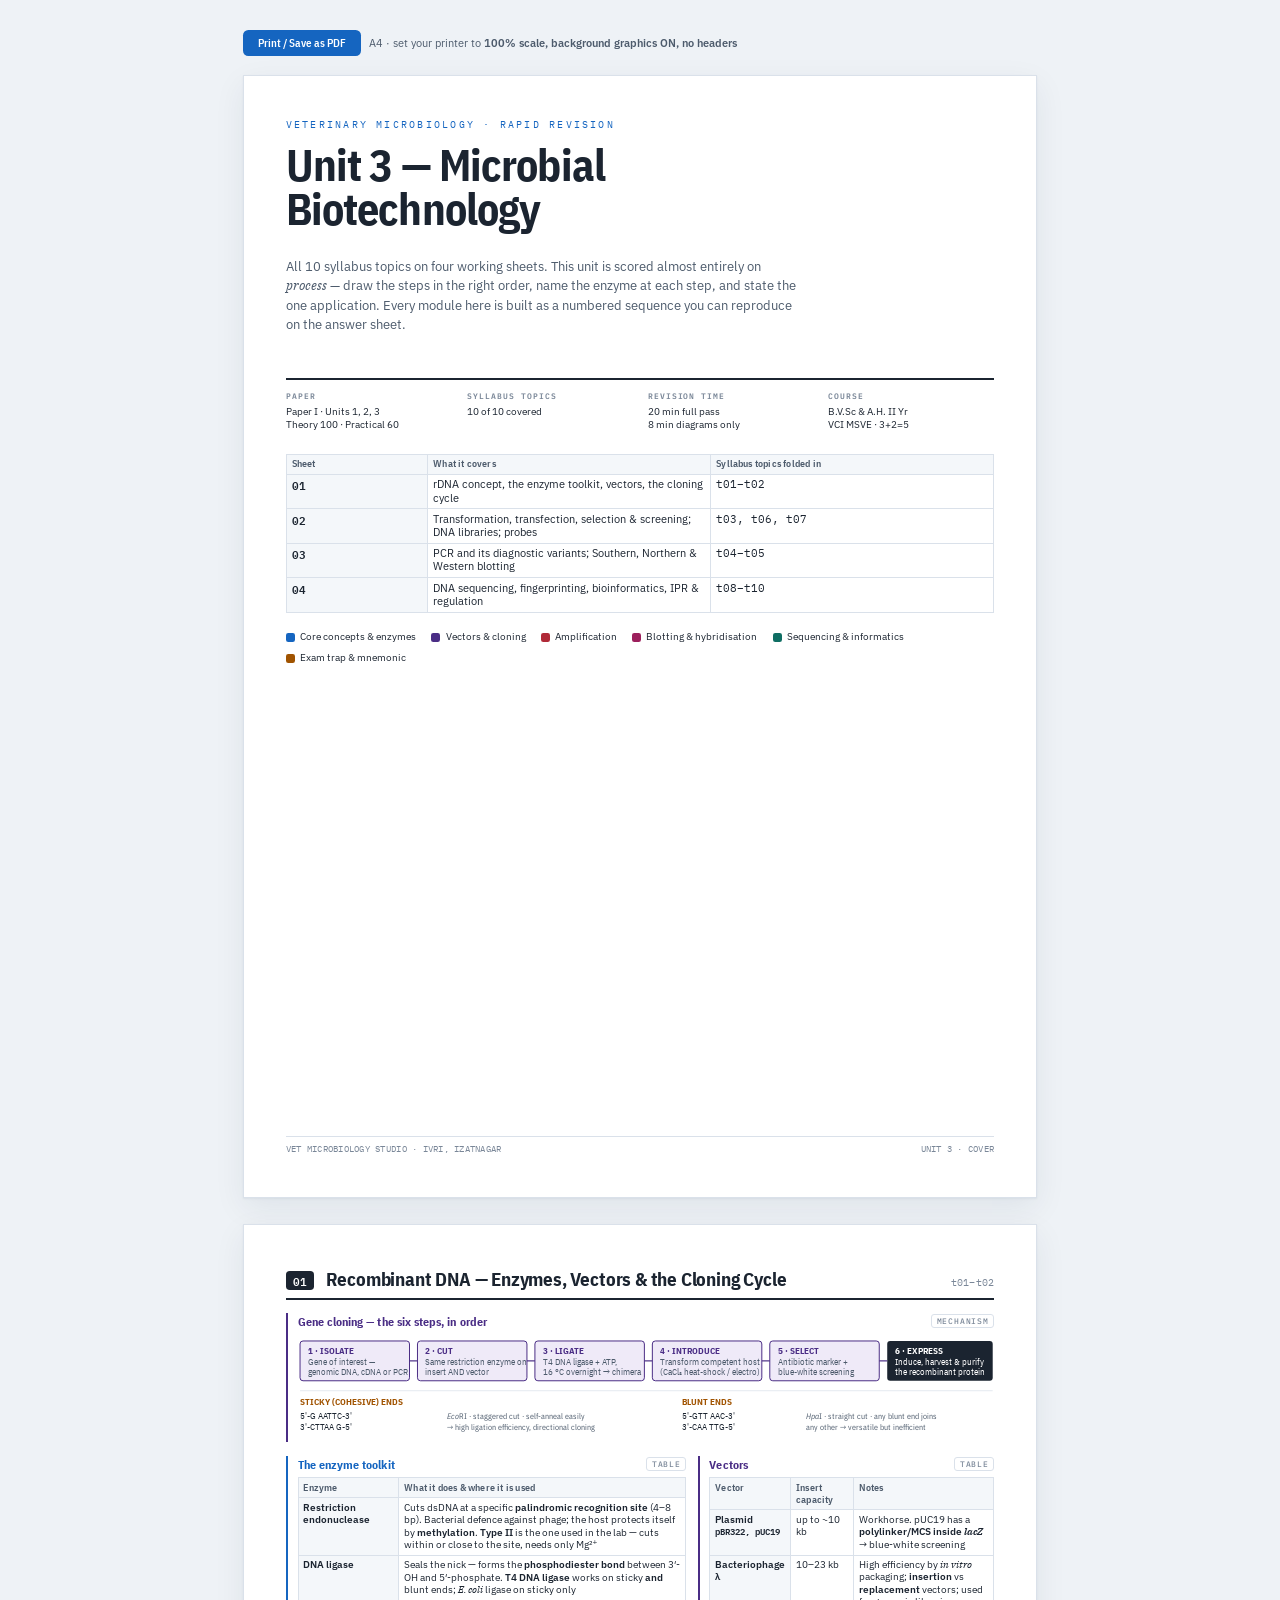
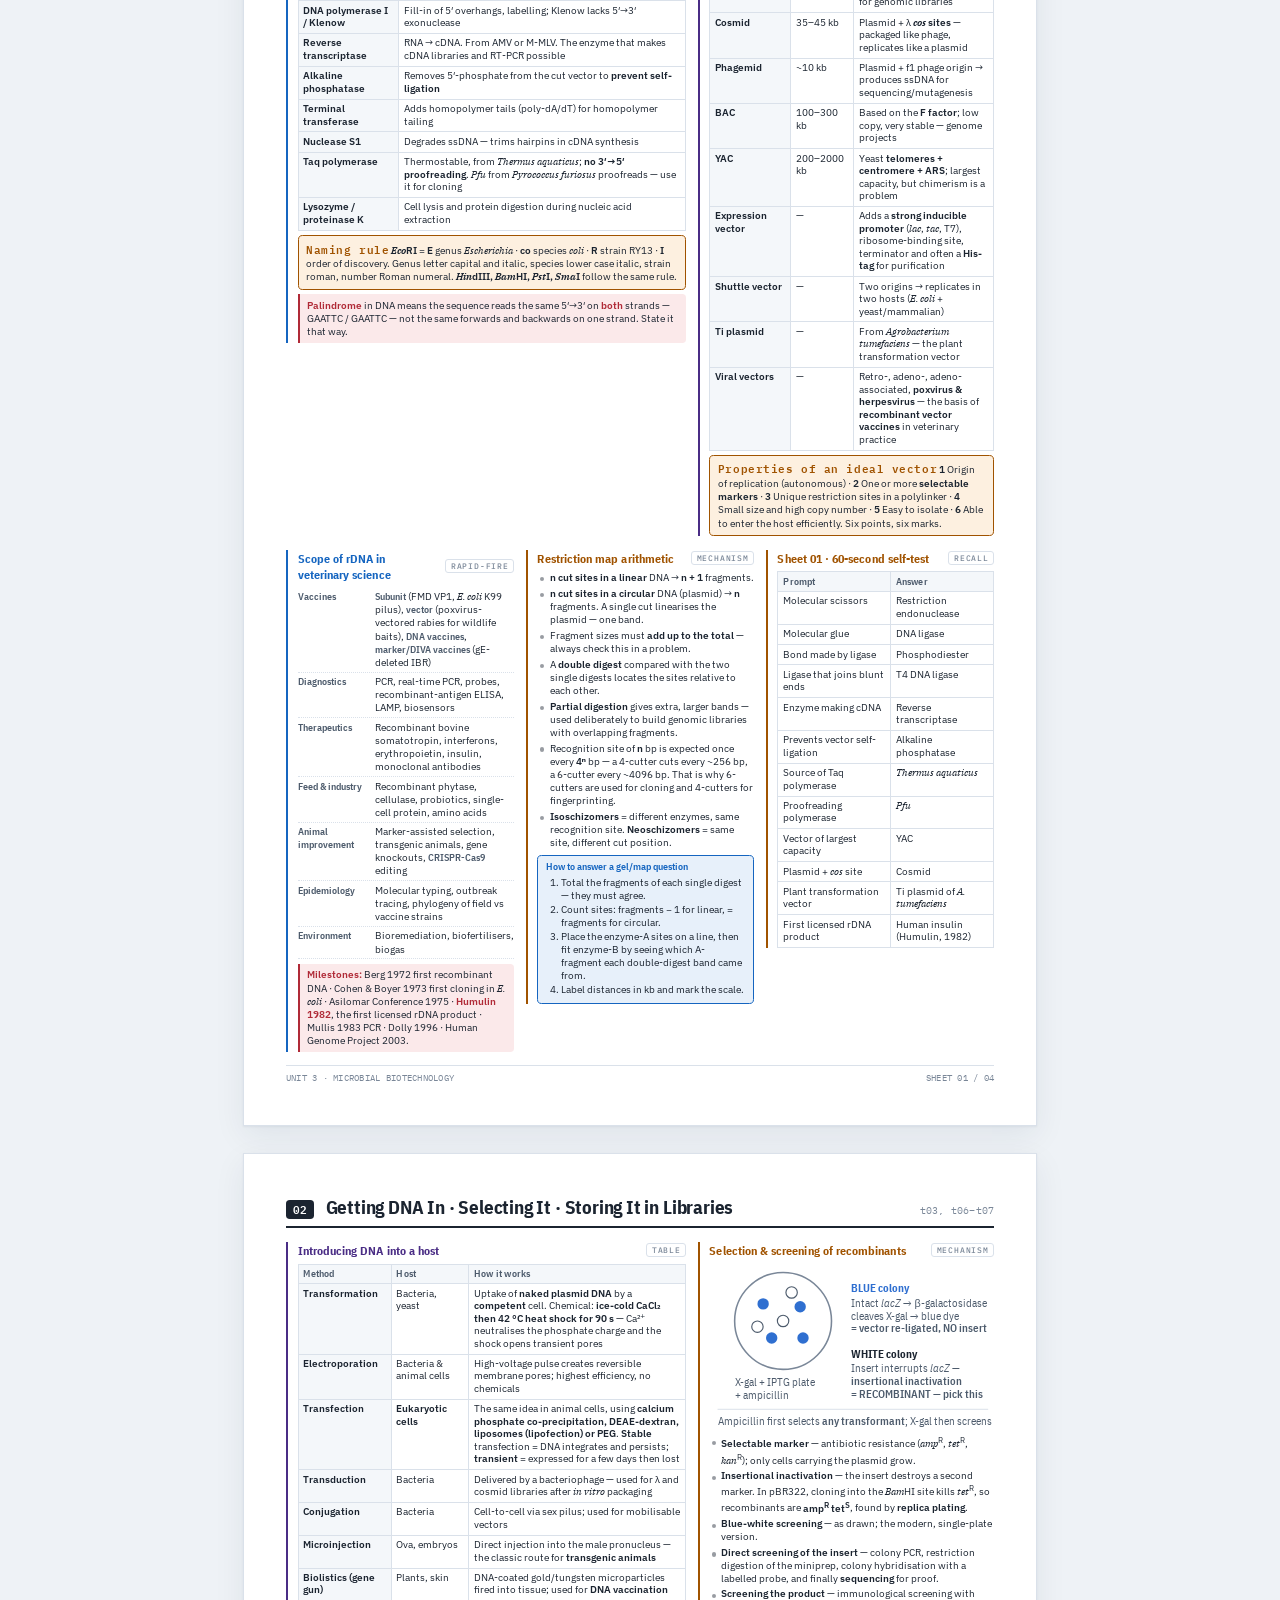
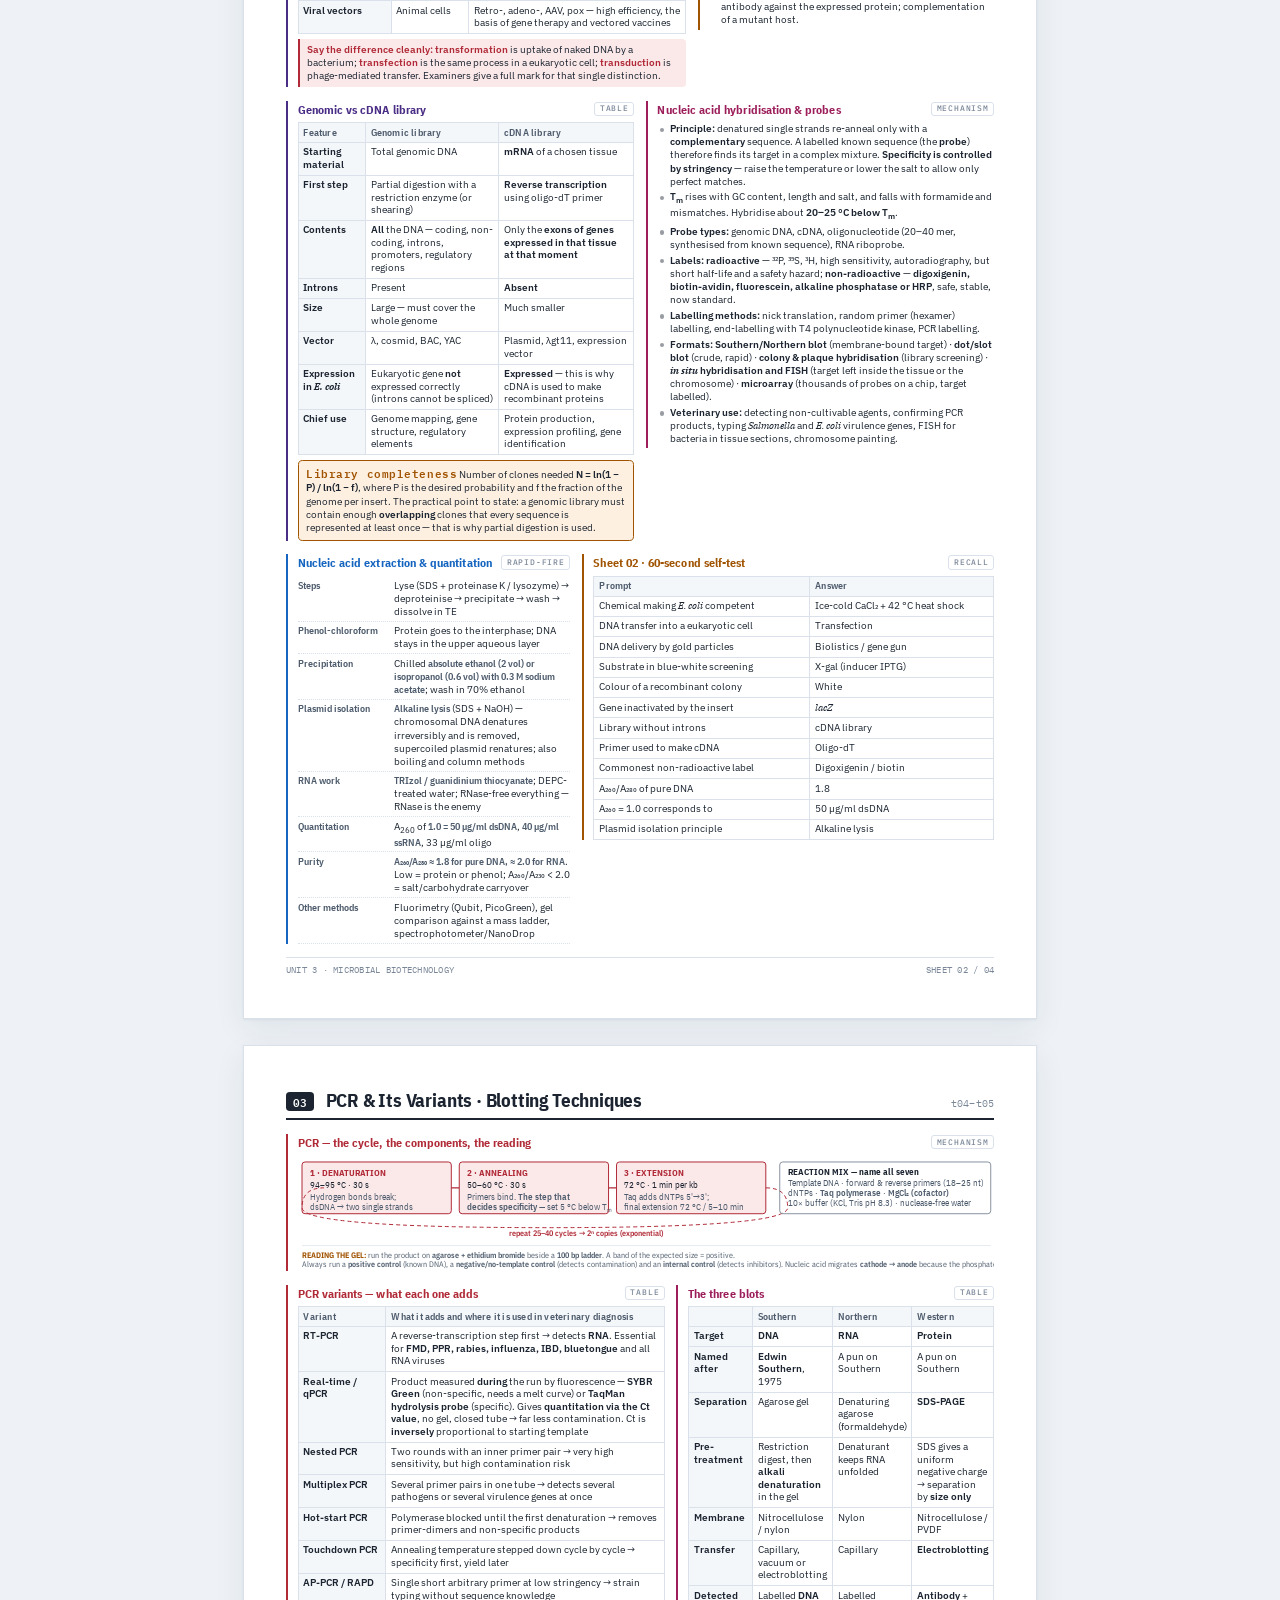
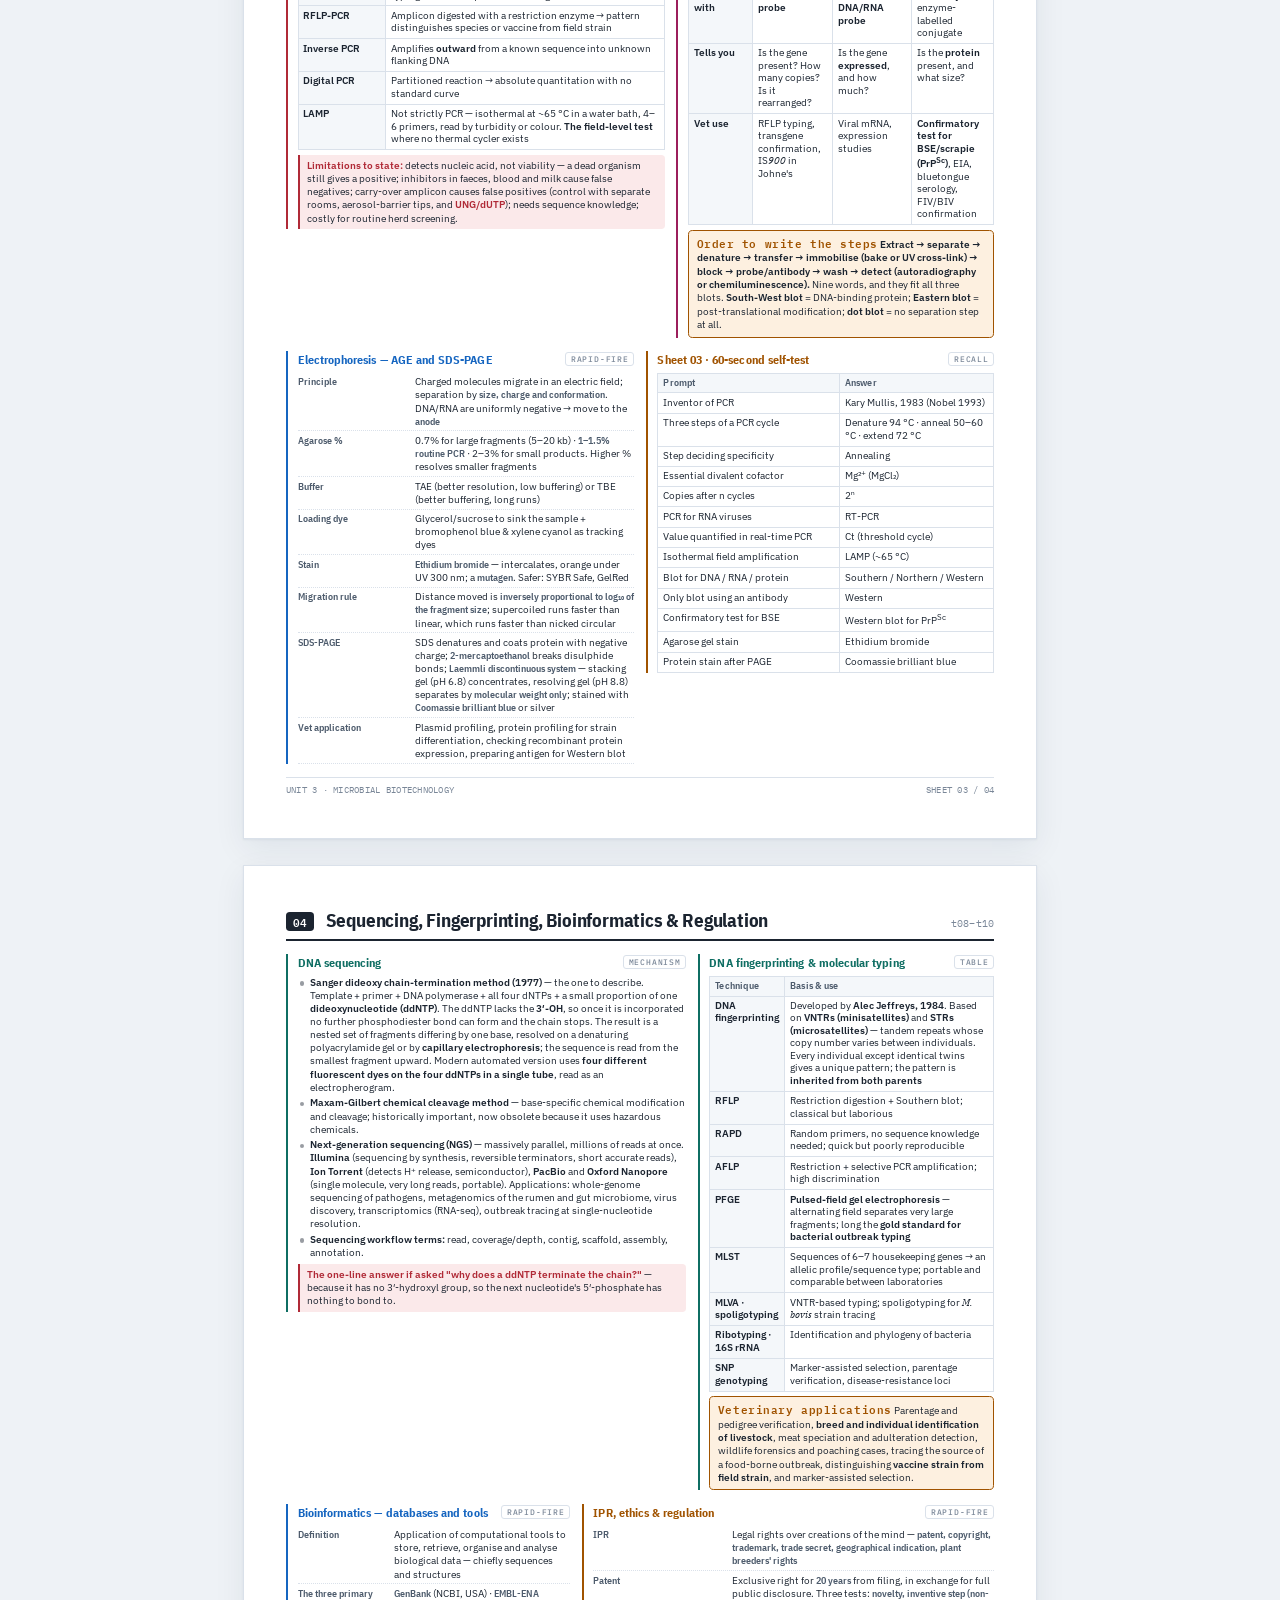
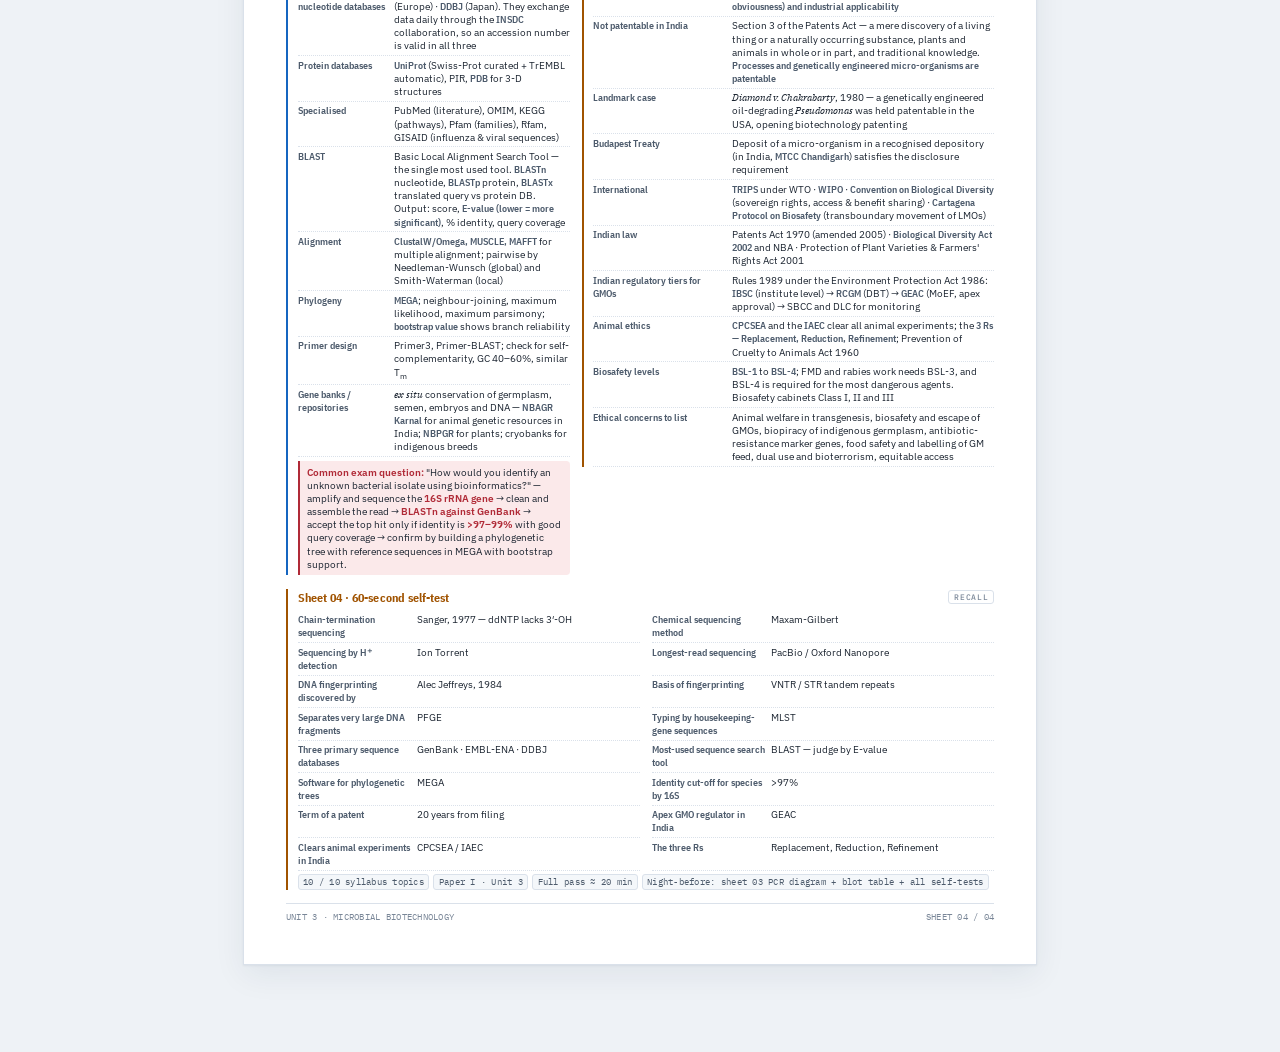
<file: revision/unit3-biotechnology.html>
<!DOCTYPE html>
<html lang="en">
<head>
<meta charset="utf-8">
<meta name="viewport" content="width=device-width, initial-scale=1, viewport-fit=cover">
<meta name="theme-color" content="#1565c0">
<link rel="manifest" href="../manifest.json">
<link rel="icon" href="../images/favicon.ico" sizes="any">
<link rel="apple-touch-icon" href="../images/apple-touch-icon.png">
<meta name="apple-mobile-web-app-capable" content="yes">
<meta name="mobile-web-app-capable" content="yes">
<meta name="apple-mobile-web-app-title" content="Vet Micro">
<title>Microbial Biotechnology Sheets</title>
<link rel="preconnect" href="https://fonts.googleapis.com">
<link rel="preconnect" href="https://fonts.gstatic.com" crossorigin>
<link rel="stylesheet" href="https://fonts.googleapis.com/css2?family=IBM+Plex+Mono:wght@400;500;600&family=IBM+Plex+Sans+Condensed:wght@500;600;700&family=IBM+Plex+Sans:ital,wght@0,400;0,500;0,600;0,700;1,400;1,600&family=IBM+Plex+Serif:ital,wght@1,400;1,600&display=swap">

<style>
:root{
  --paper:#ffffff;
  --ground:#eef2f6;
  --ink:#1b2430;
  --ink-2:#4d5b6c;
  --ink-3:#7a8798;
  --rule:#dae1ea;
  --rule-soft:#eaeff4;
  --tint:#f4f7fa;

  --blue:#1565c0;      /* methylene blue — structural / general */
  --violet:#4a2d85;    /* crystal violet — Gram positive */
  --safranin:#b02a37;  /* safranin — Gram negative */
  --fuchsin:#9c1f5c;   /* carbol fuchsin — acid fast */
  --malachite:#0f6e63; /* malachite green — spore / anaerobe */
  --amber:#a05300;     /* exam trap / must-not-confuse */

  --blue-w:#e7f0fa; --violet-w:#efeaf8; --safranin-w:#fbe9ea;
  --fuchsin-w:#fbe9f2; --malachite-w:#e3f2ef; --amber-w:#fdf0e0;

  --sheet-w:210mm; --sheet-h:297mm; --pad:11mm;
}
@media (prefers-color-scheme:dark){
  :root:not([data-theme="light"]){
    --paper:#161b22; --ground:#0d1117; --ink:#e6edf5; --ink-2:#a9b6c6; --ink-3:#7d8b9c;
    --rule:#2c3542; --rule-soft:#222a34; --tint:#1c232c;
    --blue:#6aa9ee; --violet:#b399ee; --safranin:#f2848d; --fuchsin:#ee8ab6;
    --malachite:#4fc4b2; --amber:#e9a44b;
    --blue-w:#16283d; --violet-w:#241d3b; --safranin-w:#3a1d21;
    --fuchsin-w:#371b2a; --malachite-w:#0f2b28; --amber-w:#33240f;
  }
}
:root[data-theme="dark"]{
  --paper:#161b22; --ground:#0d1117; --ink:#e6edf5; --ink-2:#a9b6c6; --ink-3:#7d8b9c;
  --rule:#2c3542; --rule-soft:#222a34; --tint:#1c232c;
  --blue:#6aa9ee; --violet:#b399ee; --safranin:#f2848d; --fuchsin:#ee8ab6;
  --malachite:#4fc4b2; --amber:#e9a44b;
  --blue-w:#16283d; --violet-w:#241d3b; --safranin-w:#3a1d21;
  --fuchsin-w:#371b2a; --malachite-w:#0f2b28; --amber-w:#33240f;
}

*{box-sizing:border-box}
body{
  background:var(--ground); color:var(--ink);
  font-family:"IBM Plex Sans","Segoe UI",system-ui,sans-serif;
  margin:0; padding:8mm 4mm 16mm;
  -webkit-font-smoothing:antialiased;
}
i,em,.sp{font-family:"IBM Plex Serif","IBM Plex Sans",serif; font-style:italic}
.mono,code{font-family:"IBM Plex Mono",ui-monospace,monospace}

/* ---------- SHEET ---------- */
.sheet{
  width:var(--sheet-w); min-height:var(--sheet-h);
  margin:0 auto 7mm; padding:var(--pad);
  background:var(--paper);
  border:1px solid var(--rule);
  box-shadow:0 1px 2px rgba(20,40,70,.06),0 10px 30px rgba(20,40,70,.07);
  display:flex; flex-direction:column; gap:3.6mm;
  font-size:8.5pt; line-height:1.33;
  position:relative;
}
.sheet-head{
  display:flex; align-items:baseline; gap:3mm;
  border-bottom:1.6pt solid var(--ink); padding-bottom:1.6mm;
}
.sheet-head .no{
  font-family:"IBM Plex Mono",monospace; font-weight:600; font-size:8pt;
  color:var(--paper); background:var(--ink);
  padding:.6mm 1.8mm; border-radius:1mm; letter-spacing:.04em;
}
.sheet-head h2{
  font-family:"IBM Plex Sans Condensed",sans-serif; font-weight:700;
  font-size:14pt; margin:0; letter-spacing:-.01em; text-wrap:balance;
}
.sheet-head .sub{
  font-size:7.4pt; color:var(--ink-3); margin-left:auto; text-align:right;
  font-family:"IBM Plex Mono",monospace; letter-spacing:.02em;
}
.sheet-foot{
  margin-top:auto; padding-top:1.6mm; border-top:.5pt solid var(--rule);
  display:flex; justify-content:space-between;
  font-size:6.6pt; color:var(--ink-3); font-family:"IBM Plex Mono",monospace;
  letter-spacing:.03em;
}

/* ---------- MODULES ---------- */
.row{display:grid; gap:3mm; align-items:start}
.r-2{grid-template-columns:1fr 1fr}
.r-2a{grid-template-columns:1.35fr 1fr}
.r-2b{grid-template-columns:1fr 1.45fr}
.r-3{grid-template-columns:1fr 1fr 1fr}

.mod{border-left:2.2pt solid var(--blue); padding-left:2.6mm}
.mod > h3{
  font-family:"IBM Plex Sans Condensed",sans-serif; font-weight:700;
  font-size:9.2pt; margin:0 0 1.4mm; color:var(--blue);
  letter-spacing:.005em; display:flex; align-items:center; gap:1.6mm;
}
.mod > h3 .kind{
  font-family:"IBM Plex Mono",monospace; font-weight:500; font-size:6pt;
  letter-spacing:.1em; text-transform:uppercase;
  color:var(--ink-3); border:.5pt solid var(--rule);
  padding:.2mm 1.2mm; border-radius:.8mm; margin-left:auto; white-space:nowrap;
}
.m-violet{border-left-color:var(--violet)} .m-violet > h3{color:var(--violet)}
.m-safranin{border-left-color:var(--safranin)} .m-safranin > h3{color:var(--safranin)}
.m-fuchsin{border-left-color:var(--fuchsin)} .m-fuchsin > h3{color:var(--fuchsin)}
.m-malachite{border-left-color:var(--malachite)} .m-malachite > h3{color:var(--malachite)}
.m-amber{border-left-color:var(--amber)} .m-amber > h3{color:var(--amber)}

/* ---------- TABLES ---------- */
table{border-collapse:collapse; width:100%; font-size:7.5pt; line-height:1.25}
th,td{border:.5pt solid var(--rule); padding:.9mm 1.3mm; text-align:left; vertical-align:top}
thead th{
  background:var(--tint); font-family:"IBM Plex Sans Condensed",sans-serif;
  font-weight:600; font-size:7.2pt; color:var(--ink-2);
  letter-spacing:.02em;
}
tbody th{background:var(--tint); font-weight:600; width:20%}
td .mono,th .mono{font-size:7pt}
.tw{overflow-x:auto}
.num{font-variant-numeric:tabular-nums}

/* ---------- LISTS ---------- */
ul.k{margin:0; padding-left:3.2mm; list-style:none}
ul.k li{position:relative; margin:0 0 .7mm}
ul.k li::before{
  content:""; position:absolute; left:-2.6mm; top:1.5mm;
  width:1.1mm; height:1.1mm; background:currentColor; opacity:.45; border-radius:50%;
}
ol.k{margin:0; padding-left:4.2mm; font-size:8pt}
ol.k li{margin:0 0 .7mm}
b,strong{font-weight:600}

/* ---------- FACT BANK (objective ammo) ---------- */
.bank{display:grid; grid-template-columns:1fr 1fr; gap:0 3mm}
.bank.one{grid-template-columns:1fr}
.bank div{
  border-bottom:.5pt dotted var(--rule); padding:.7mm 0;
  font-size:7.4pt; display:flex; gap:1.6mm;
}
.bank div b{
  flex:0 0 33%; font-weight:600; color:var(--ink-2);
  font-family:"IBM Plex Sans Condensed",sans-serif;
}
.bank div span{flex:1}

/* ---------- CHIPS / MNEMONIC ---------- */
.mnem{
  background:var(--amber-w); border:.5pt solid var(--amber);
  border-radius:1.2mm; padding:1.4mm 2mm; font-size:7.5pt;
}
.mnem .key{
  font-family:"IBM Plex Mono",monospace; font-weight:600;
  color:var(--amber); font-size:8.4pt; letter-spacing:.05em;
}
.trap{
  background:var(--safranin-w); border-left:1.6pt solid var(--safranin);
  padding:1.2mm 2mm; font-size:7.4pt; border-radius:0 1mm 1mm 0;
}
.trap b{color:var(--safranin)}
.skel{
  background:var(--blue-w); border:.5pt solid var(--blue);
  border-radius:1.2mm; padding:1.4mm 2mm; font-size:7.3pt;
}
.skel b{color:var(--blue); font-family:"IBM Plex Sans Condensed",sans-serif}
.skel ol{margin:.8mm 0 0; padding-left:4mm}
.skel li{margin-bottom:.3mm}

.tags{display:flex; flex-wrap:wrap; gap:1mm; margin-top:1mm}
.tag{
  font-family:"IBM Plex Mono",monospace; font-size:6.4pt; letter-spacing:.03em;
  border:.5pt solid var(--rule); border-radius:.8mm; padding:.3mm 1.2mm;
  color:var(--ink-2); background:var(--tint);
}

svg{display:block; width:100%; height:auto}
svg text{font-family:"IBM Plex Sans Condensed",sans-serif}

/* ---------- COVER ---------- */
.cover{justify-content:center; gap:0}
.cover .brand{
  font-family:"IBM Plex Mono",monospace; font-size:7.6pt; letter-spacing:.22em;
  text-transform:uppercase; color:var(--blue); margin-bottom:3mm;
}
.cover h1{
  font-family:"IBM Plex Sans Condensed",sans-serif; font-size:33pt;
  font-weight:700; line-height:1.02; margin:0 0 3mm; letter-spacing:-.02em;
  text-wrap:balance; max-width:150mm;
}
.cover .lede{font-size:10pt; color:var(--ink-2); max-width:135mm; line-height:1.45}
.cover .meta{
  margin-top:8mm; padding-top:3mm; border-top:1.6pt solid var(--ink);
  display:grid; grid-template-columns:repeat(4,1fr); gap:4mm; font-size:7.4pt;
}
.cover .meta b{
  display:block; font-family:"IBM Plex Mono",monospace; font-size:6.2pt;
  letter-spacing:.12em; text-transform:uppercase; color:var(--ink-3); margin-bottom:.8mm;
}
.cover .plan{margin-top:6mm}
.cover .plan table{font-size:8pt}
.legend{display:flex; flex-wrap:wrap; gap:2mm 4mm; margin-top:5mm; font-size:7.2pt}
.legend span{display:flex; align-items:center; gap:1.4mm}
.legend i{width:2.4mm; height:2.4mm; border-radius:.6mm; display:block}

/* ---------- PRINT ---------- */
@media print{
  @page{size:A4; margin:9mm 8mm}
  body{background:#fff; padding:0}
  .sheet{
    width:auto; min-height:0; margin:0; padding:0;
    box-shadow:none; border:0;
    display:block;
  }
  .sheet.cover{break-after:page; page-break-after:always}
  .sheet + .sheet{padding-top:2mm!important}
  .sheet > *{margin-bottom:3.4mm}
  .sheet-head{
    break-after:avoid; page-break-after:avoid;
    position:relative;
  }
  .sheet-foot{display:none}
  .cover{min-height:0}
  /* keep every teaching unit whole on one page */
  .skel, .mnem, .trap, svg{
    break-inside:avoid; page-break-inside:avoid;
  }
  .mod, .bank{break-inside:auto; page-break-inside:auto}
  .row{break-inside:auto; page-break-inside:auto}
  table{break-inside:auto}
  tr{break-inside:avoid; page-break-inside:avoid}
  thead{display:table-header-group}
  h3{break-after:avoid; page-break-after:avoid}
  .toolbar{display:none}
}
.toolbar{
  max-width:var(--sheet-w); margin:0 auto 5mm; display:flex; gap:2mm;
  align-items:center; font-size:8pt; color:var(--ink-2);
}
.toolbar button{
  font-family:"IBM Plex Sans Condensed",sans-serif; font-size:8pt; font-weight:600;
  background:var(--blue); color:#fff; border:0; border-radius:1.4mm;
  padding:1.6mm 4mm; cursor:pointer;
}
.toolbar button:focus-visible{outline:2px solid var(--amber); outline-offset:2px}
@media screen and (max-width:230mm){
  body{padding:4mm 0 10mm}
  .sheet{width:100%; min-height:auto; padding:6mm; font-size:9.5pt}
  .toolbar{max-width:100%; padding:0 6mm}
  .r-2,.r-2a,.r-2b,.r-3{grid-template-columns:1fr}
  .bank{grid-template-columns:1fr}
}
@media (prefers-reduced-motion:reduce){*{animation:none!important; transition:none!important}}
@media print{
  .toolbar{display:none!important}
  .sheet{width:auto!important; min-height:0!important; padding:0!important; font-size:8.5pt!important}
  .r-2{grid-template-columns:1fr 1fr!important}
  .r-2a{grid-template-columns:1.35fr 1fr!important}
  .r-2b{grid-template-columns:1fr 1.45fr!important}
  .r-3{grid-template-columns:1fr 1fr 1fr!important}
  .bank{grid-template-columns:1fr 1fr!important}
  .bank.one{grid-template-columns:1fr!important}
}

/* ---------- PRINT-ONLY REFLOW VERSIONS OF THE WIDE DIAGRAMS ---------- */
.print-alt{display:none}

/* ================= LARGE-PRINT EDITION (paper only) ================= */
@media print{
  @page{size:A4; margin:13mm 14mm 14mm}
  html{-webkit-print-color-adjust:exact; print-color-adjust:exact}

  .sheet{font-size:11pt!important; line-height:1.45!important}
  .sheet > *{margin-bottom:5mm!important}
  .row{display:block!important}
  .row > *{margin-bottom:5.5mm}
  .mod{padding-left:3.5mm!important; border-left-width:2.6pt!important}

  .sheet-head{padding-bottom:2mm!important; margin-bottom:6mm!important}
  .sheet-head h2{font-size:18pt!important}
  .sheet-head .no{font-size:11pt!important; padding:.8mm 2.4mm!important}
  .sheet-head .sub{font-size:9.5pt!important}
  .mod > h3{font-size:13.5pt!important; margin-bottom:2.2mm!important}
  .mod > h3 .kind{font-size:8pt!important; padding:.3mm 1.6mm!important}

  ul.k, ol.k{font-size:11pt!important}
  ul.k li{margin-bottom:1.4mm!important}
  ul.k li::before{top:2.2mm!important; width:1.5mm!important; height:1.5mm!important}

  table{font-size:10pt!important; line-height:1.4!important}
  th, td{padding:1.4mm 2mm!important}
  thead th{font-size:10pt!important}
  .sheet .mono, .sheet [style*="font-size"]:not(table){font-size:inherit!important}
  td .mono, th .mono{font-size:9.5pt!important}

  .bank{grid-template-columns:1fr 1fr!important; gap:0 5mm!important}
  .bank.one{grid-template-columns:1fr!important}
  .bank div{font-size:10.5pt!important; padding:1.2mm 0!important; gap:2.4mm!important}
  .bank div b{flex:0 0 36%!important}

  .mnem, .trap, .skel{font-size:10.5pt!important; line-height:1.45!important; padding:2.4mm 3mm!important}
  .mnem .key{font-size:11pt!important}
  .skel ol{padding-left:5.5mm!important}
  .skel li{margin-bottom:.9mm!important}
  .tag{font-size:9pt!important; padding:.6mm 2mm!important}

  .cover h1{font-size:34pt!important}
  .cover .brand{font-size:10pt!important}
  .cover .lede{font-size:13pt!important; max-width:none!important}
  .cover .meta{font-size:10.5pt!important}
  .cover .meta b{font-size:8.5pt!important}
  .cover .plan table{font-size:11pt!important}
  .legend{font-size:10.5pt!important}
  .legend i{width:3.4mm!important; height:3.4mm!important}

  svg{width:var(--pw,100%)!important; max-width:100%!important; margin:1mm auto 3mm!important}
  svg.wide{display:none!important}
  .print-alt{display:block!important; font-size:10.5pt; line-height:1.45}
  .print-alt, .pa-box{break-inside:avoid; page-break-inside:avoid}
  .pa-root{display:inline-block; font-weight:700; border:1.2pt solid var(--ink); border-radius:1mm; padding:1.6mm 3.5mm; margin-bottom:3mm}
  .pa-cols{display:grid; grid-template-columns:1fr 1fr; gap:4mm}
  .pa-steps{display:grid; grid-template-columns:1fr 1fr 1fr; gap:3mm; margin-bottom:3mm}
  .pa-q{font-family:"IBM Plex Mono",monospace; font-size:9.5pt; font-weight:600; color:var(--amber); letter-spacing:.03em; margin:0 0 2mm}
  .pa-box{border:1pt solid var(--ink-3); border-radius:1.2mm; padding:2.2mm 3mm; margin-bottom:3mm}
  .pa-box > b:first-child{display:block; font-family:"IBM Plex Sans Condensed",sans-serif; font-size:11pt; margin-bottom:1mm}
  .pa-box b.in{display:inline; font-family:inherit; font-size:inherit; margin:0}
  .pa-box.v{border-color:var(--violet); background:var(--violet-w)} .pa-box.v > b:first-child{color:var(--violet)}
  .pa-box.r{border-color:var(--safranin); background:var(--safranin-w)} .pa-box.r > b:first-child{color:var(--safranin)}
  .pa-box.g{border-color:var(--malachite); background:var(--malachite-w)} .pa-box.g > b:first-child{color:var(--malachite)}
  .pa-box.a{border-color:var(--amber); background:var(--amber-w)} .pa-box.a > b:first-child{color:var(--amber)}
  .pa-box.k{border-color:var(--ink); background:var(--tint)}
  .pa-mono{display:block; font-family:"IBM Plex Mono",monospace; white-space:pre; font-size:10.5pt; margin:1mm 0 1.5mm}
  .pa-temp{display:block; font-family:"IBM Plex Mono",monospace; font-weight:600; margin-bottom:1mm}
  .pa-ol{margin:1mm 0 2mm; padding-left:5.5mm}
  .pa-ol li{margin-bottom:1mm}
}

@media print{
  .pa-steps.four{grid-template-columns:repeat(4,1fr)}
  .pa-box.b{border-color:var(--blue); background:var(--blue-w)} .pa-box.b > b:first-child{color:var(--blue)}
  .pa-box.f{border-color:var(--fuchsin); background:var(--fuchsin-w)} .pa-box.f > b:first-child{color:var(--fuchsin)}
  .pa-box.k > b:first-child:last-child{margin:0}
  .pa-down{text-align:center; font-size:13pt; line-height:1; margin:-1.5mm 0 1.5mm; color:var(--safranin)}
  .pa-note{margin:0 0 2mm}
  .pa-side{grid-template-columns:64mm 1fr; align-items:center}
  .pa-side > svg{margin:0!important}
}
</style>
</head>

<body>
<div class="toolbar">
  <button onclick="window.print()">Print / Save as PDF</button>
  <span>A4 &middot; set your printer to <b>100% scale, background graphics ON, no headers</b></span>
</div>

<!-- ============================== COVER ============================== -->
<section class="sheet cover">
  <div class="brand">Veterinary Microbiology &middot; Rapid Revision</div>
  <h1>Unit 3 — Microbial Biotechnology</h1>
  <p class="lede">All 10 syllabus topics on four working sheets. This unit is scored almost entirely on <i>process</i> — draw the steps in the right order, name the enzyme at each step, and state the one application. Every module here is built as a numbered sequence you can reproduce on the answer sheet.</p>

  <div class="meta">
    <div><b>Paper</b>Paper I · Units 1, 2, 3<br>Theory 100 · Practical 60</div>
    <div><b>Syllabus topics</b>10 of 10 covered</div>
    <div><b>Revision time</b>20 min full pass<br>8 min diagrams only</div>
    <div><b>Course</b>B.V.Sc &amp; A.H. II Yr<br>VCI MSVE · 3+2=5</div>
  </div>

  <div class="plan">
    <table>
      <thead><tr><th style="width:12%">Sheet</th><th style="width:40%">What it covers</th><th>Syllabus topics folded in</th></tr></thead>
      <tbody>
        <tr><th class="mono">01</th><td>rDNA concept, the enzyme toolkit, vectors, the cloning cycle</td><td class="mono">t01–t02</td></tr>
        <tr><th class="mono">02</th><td>Transformation, transfection, selection &amp; screening; DNA libraries; probes</td><td class="mono">t03, t06, t07</td></tr>
        <tr><th class="mono">03</th><td>PCR and its diagnostic variants; Southern, Northern &amp; Western blotting</td><td class="mono">t04–t05</td></tr>
        <tr><th class="mono">04</th><td>DNA sequencing, fingerprinting, bioinformatics, IPR &amp; regulation</td><td class="mono">t08–t10</td></tr>
      </tbody>
    </table>
  </div>

  <div class="legend">
    <span><i style="background:var(--blue)"></i> Core concepts &amp; enzymes</span>
    <span><i style="background:var(--violet)"></i> Vectors &amp; cloning</span>
    <span><i style="background:var(--safranin)"></i> Amplification</span>
    <span><i style="background:var(--fuchsin)"></i> Blotting &amp; hybridisation</span>
    <span><i style="background:var(--malachite)"></i> Sequencing &amp; informatics</span>
    <span><i style="background:var(--amber)"></i> Exam trap &amp; mnemonic</span>
  </div>

  <div class="sheet-foot">
    <span>VET MICROBIOLOGY STUDIO · IVRI, IZATNAGAR</span>
    <span>UNIT 3 · COVER</span>
  </div>
</section>

<!-- ============================== SHEET 01 ============================== -->
<section class="sheet">
  <div class="sheet-head">
    <span class="no">01</span>
    <h2>Recombinant DNA — Enzymes, Vectors &amp; the Cloning Cycle</h2>
    <span class="sub">t01–t02</span>
  </div>

  <div class="mod m-violet">
    <h3>Gene cloning — the six steps, in order <span class="kind">mechanism</span></h3>
    <svg class="wide" viewBox="0 0 700 108" role="img" aria-label="Six steps of gene cloning from isolation of insert to expression of product">
      <g font-size="9">
        <rect x="2" y="6" width="110" height="40" rx="3" fill="var(--violet-w)" stroke="var(--violet)" stroke-width="1"/>
        <text x="10" y="19" font-weight="700" fill="var(--violet)">1 · ISOLATE</text>
        <text x="10" y="30" fill="var(--ink-2)">Gene of interest —</text>
        <text x="10" y="40" fill="var(--ink-2)">genomic DNA, cDNA or PCR</text>

        <rect x="120" y="6" width="110" height="40" rx="3" fill="var(--violet-w)" stroke="var(--violet)" stroke-width="1"/>
        <text x="128" y="19" font-weight="700" fill="var(--violet)">2 · CUT</text>
        <text x="128" y="30" fill="var(--ink-2)">Same restriction enzyme on</text>
        <text x="128" y="40" fill="var(--ink-2)">insert AND vector</text>

        <rect x="238" y="6" width="110" height="40" rx="3" fill="var(--violet-w)" stroke="var(--violet)" stroke-width="1"/>
        <text x="246" y="19" font-weight="700" fill="var(--violet)">3 · LIGATE</text>
        <text x="246" y="30" fill="var(--ink-2)">T4 DNA ligase + ATP,</text>
        <text x="246" y="40" fill="var(--ink-2)">16 °C overnight → chimera</text>

        <rect x="356" y="6" width="110" height="40" rx="3" fill="var(--violet-w)" stroke="var(--violet)" stroke-width="1"/>
        <text x="364" y="19" font-weight="700" fill="var(--violet)">4 · INTRODUCE</text>
        <text x="364" y="30" fill="var(--ink-2)">Transform competent host</text>
        <text x="364" y="40" fill="var(--ink-2)">(CaCl₂ heat-shock / electro)</text>

        <rect x="474" y="6" width="110" height="40" rx="3" fill="var(--violet-w)" stroke="var(--violet)" stroke-width="1"/>
        <text x="482" y="19" font-weight="700" fill="var(--violet)">5 · SELECT</text>
        <text x="482" y="30" fill="var(--ink-2)">Antibiotic marker +</text>
        <text x="482" y="40" fill="var(--ink-2)">blue-white screening</text>

        <rect x="592" y="6" width="106" height="40" rx="3" fill="var(--ink)" stroke="none"/>
        <text x="600" y="19" font-weight="700" fill="var(--paper)">6 · EXPRESS</text>
        <text x="600" y="30" fill="var(--paper)">Induce, harvest &amp; purify</text>
        <text x="600" y="40" fill="var(--paper)">the recombinant protein</text>

        <g stroke="var(--violet)" stroke-width="1.2" fill="var(--violet)">
          <line x1="112" y1="26" x2="120" y2="26"/><line x1="230" y1="26" x2="238" y2="26"/>
          <line x1="348" y1="26" x2="356" y2="26"/><line x1="466" y1="26" x2="474" y2="26"/><line x1="584" y1="26" x2="592" y2="26"/>
        </g>

        <!-- sticky vs blunt -->
        <line x1="2" y1="56" x2="698" y2="56" stroke="var(--rule)" stroke-width=".7"/>
        <text x="2" y="70" font-weight="700" fill="var(--amber)">STICKY (COHESIVE) ENDS</text>
        <g font-family="IBM Plex Mono" font-size="9" fill="var(--ink)">
          <text x="2" y="84">5'-G     AATTC-3'</text>
          <text x="2" y="95">3'-CTTAA     G-5'</text>
        </g>
        <text x="150" y="84" font-size="8" fill="var(--ink-2)"><tspan font-style="italic">Eco</tspan>RI · staggered cut · self-anneal easily</text>
        <text x="150" y="95" font-size="8" fill="var(--ink-2)">→ high ligation efficiency, directional cloning</text>

        <text x="386" y="70" font-weight="700" fill="var(--amber)">BLUNT ENDS</text>
        <g font-family="IBM Plex Mono" font-size="9" fill="var(--ink)">
          <text x="386" y="84">5'-GTT  AAC-3'</text>
          <text x="386" y="95">3'-CAA  TTG-5'</text>
        </g>
        <text x="510" y="84" font-size="8" fill="var(--ink-2)"><tspan font-style="italic">Hpa</tspan>I · straight cut · any blunt end joins</text>
        <text x="510" y="95" font-size="8" fill="var(--ink-2)">any other → versatile but inefficient</text>
      </g>
    </svg>
<div class="print-alt">
  <div class="pa-steps">
    <div class="pa-box v"><b>1 &middot; ISOLATE</b>Gene of interest &mdash; genomic DNA, cDNA or PCR</div>
    <div class="pa-box v"><b>2 &middot; CUT</b>Same restriction enzyme on insert AND vector</div>
    <div class="pa-box v"><b>3 &middot; LIGATE</b>T4 DNA ligase + ATP, 16 &deg;C overnight &rarr; chimera</div>
    <div class="pa-box v"><b>4 &middot; INTRODUCE</b>Transform competent host (CaCl&#8322; heat-shock / electro)</div>
    <div class="pa-box v"><b>5 &middot; SELECT</b>Antibiotic marker + blue-white screening</div>
    <div class="pa-box k"><b>6 &middot; EXPRESS</b>Induce, harvest &amp; purify the recombinant protein</div>
  </div>
  <div class="pa-cols">
    <div class="pa-box a"><b>STICKY (COHESIVE) ENDS</b><span class="pa-mono">5'-G     AATTC-3'
3'-CTTAA     G-5'</span><i>Eco</i>RI &middot; staggered cut &middot; self-anneal easily &rarr; high ligation efficiency, directional cloning</div>
    <div class="pa-box a"><b>BLUNT ENDS</b><span class="pa-mono">5'-GTT  AAC-3'
3'-CAA  TTG-5'</span><i>Hpa</i>I &middot; straight cut &middot; any blunt end joins any other &rarr; versatile but inefficient</div>
  </div>
</div>
  </div>

  <div class="row r-2a">
    <div class="mod">
      <h3>The enzyme toolkit <span class="kind">table</span></h3>
      <table>
        <thead><tr><th style="width:26%">Enzyme</th><th>What it does &amp; where it is used</th></tr></thead>
        <tbody>
          <tr><th>Restriction endonuclease</th><td>Cuts dsDNA at a specific <b>palindromic recognition site</b> (4–8 bp). Bacterial defence against phage; the host protects itself by <b>methylation</b>. <b>Type II</b> is the one used in the lab — cuts within or close to the site, needs only Mg²⁺</td></tr>
          <tr><th>DNA ligase</th><td>Seals the nick — forms the <b>phosphodiester bond</b> between 3′-OH and 5′-phosphate. <b>T4 DNA ligase</b> works on sticky <b>and</b> blunt ends; <i>E. coli</i> ligase on sticky only</td></tr>
          <tr><th>DNA polymerase I / Klenow</th><td>Fill-in of 5′ overhangs, labelling; Klenow lacks 5′→3′ exonuclease</td></tr>
          <tr><th><b>Reverse transcriptase</b></th><td>RNA → cDNA. From AMV or M-MLV. The enzyme that makes cDNA libraries and RT-PCR possible</td></tr>
          <tr><th>Alkaline phosphatase</th><td>Removes 5′-phosphate from the cut vector to <b>prevent self-ligation</b></td></tr>
          <tr><th>Terminal transferase</th><td>Adds homopolymer tails (poly-dA/dT) for homopolymer tailing</td></tr>
          <tr><th>Nuclease S1</th><td>Degrades ssDNA — trims hairpins in cDNA synthesis</td></tr>
          <tr><th>Taq polymerase</th><td>Thermostable, from <i>Thermus aquaticus</i>; <b>no 3′→5′ proofreading</b>. <i>Pfu</i> from <i>Pyrococcus furiosus</i> proofreads — use it for cloning</td></tr>
          <tr><th>Lysozyme / proteinase K</th><td>Cell lysis and protein digestion during nucleic acid extraction</td></tr>
        </tbody>
      </table>
      <div class="mnem" style="margin-top:1.2mm"><span class="key">Naming rule</span> <b><i>Eco</i>RI</b> = <b>E</b> genus <i>Escherichia</i> · <b>co</b> species <i>coli</i> · <b>R</b> strain RY13 · <b>I</b> order of discovery. Genus letter capital and italic, species lower case italic, strain roman, number Roman numeral. <b><i>Hin</i>dIII, <i>Bam</i>HI, <i>Pst</i>I, <i>Sma</i>I</b> follow the same rule.</div>
      <div class="trap" style="margin-top:1.2mm"><b>Palindrome</b> in DNA means the sequence reads the same 5′→3′ on <b>both</b> strands — GAATTC / GAATTC — not the same forwards and backwards on one strand. State it that way.</div>
    </div>

    <div class="mod m-violet">
      <h3>Vectors <span class="kind">table</span></h3>
      <table>
        <thead><tr><th style="width:26%">Vector</th><th style="width:22%">Insert capacity</th><th>Notes</th></tr></thead>
        <tbody>
          <tr><th>Plasmid<br><span class="mono" style="font-size:6.4pt">pBR322, pUC19</span></th><td class="num">up to ~10 kb</td><td>Workhorse. pUC19 has a <b>polylinker/MCS inside <i>lacZ</i></b> → blue-white screening</td></tr>
          <tr><th>Bacteriophage λ</th><td class="num">10–23 kb</td><td>High efficiency by <i>in vitro</i> packaging; <b>insertion</b> vs <b>replacement</b> vectors; used for genomic libraries</td></tr>
          <tr><th>Cosmid</th><td class="num">35–45 kb</td><td>Plasmid + λ <b><i>cos</i> sites</b> — packaged like phage, replicates like a plasmid</td></tr>
          <tr><th>Phagemid</th><td class="num">~10 kb</td><td>Plasmid + f1 phage origin → produces ssDNA for sequencing/mutagenesis</td></tr>
          <tr><th>BAC</th><td class="num">100–300 kb</td><td>Based on the <b>F factor</b>; low copy, very stable — genome projects</td></tr>
          <tr><th>YAC</th><td class="num">200–2000 kb</td><td>Yeast <b>telomeres + centromere + ARS</b>; largest capacity, but chimerism is a problem</td></tr>
          <tr><th>Expression vector</th><td>—</td><td>Adds a <b>strong inducible promoter</b> (<i>lac</i>, <i>tac</i>, T7), ribosome-binding site, terminator and often a <b>His-tag</b> for purification</td></tr>
          <tr><th>Shuttle vector</th><td>—</td><td>Two origins → replicates in two hosts (<i>E. coli</i> + yeast/mammalian)</td></tr>
          <tr><th>Ti plasmid</th><td>—</td><td>From <i>Agrobacterium tumefaciens</i> — the plant transformation vector</td></tr>
          <tr><th>Viral vectors</th><td>—</td><td>Retro-, adeno-, adeno-associated, <b>poxvirus &amp; herpesvirus</b> — the basis of <b>recombinant vector vaccines</b> in veterinary practice</td></tr>
        </tbody>
      </table>
      <div class="mnem" style="margin-top:1.2mm"><span class="key">Properties of an ideal vector</span> <b>1</b> Origin of replication (autonomous) · <b>2</b> One or more <b>selectable markers</b> · <b>3</b> Unique restriction sites in a polylinker · <b>4</b> Small size and high copy number · <b>5</b> Easy to isolate · <b>6</b> Able to enter the host efficiently. Six points, six marks.</div>
    </div>
  </div>

  <div class="row r-3">
    <div class="mod">
      <h3>Scope of rDNA in veterinary science <span class="kind">rapid-fire</span></h3>
      <div class="bank one">
        <div><b>Vaccines</b><span><b>Subunit</b> (FMD VP1, <i>E. coli</i> K99 pilus), <b>vector</b> (poxvirus-vectored rabies for wildlife baits), <b>DNA vaccines</b>, <b>marker/DIVA vaccines</b> (gE-deleted IBR)</span></div>
        <div><b>Diagnostics</b><span>PCR, real-time PCR, probes, recombinant-antigen ELISA, LAMP, biosensors</span></div>
        <div><b>Therapeutics</b><span>Recombinant bovine somatotropin, interferons, erythropoietin, insulin, monoclonal antibodies</span></div>
        <div><b>Feed &amp; industry</b><span>Recombinant phytase, cellulase, probiotics, single-cell protein, amino acids</span></div>
        <div><b>Animal improvement</b><span>Marker-assisted selection, transgenic animals, gene knockouts, <b>CRISPR-Cas9</b> editing</span></div>
        <div><b>Epidemiology</b><span>Molecular typing, outbreak tracing, phylogeny of field vs vaccine strains</span></div>
        <div><b>Environment</b><span>Bioremediation, biofertilisers, biogas</span></div>
      </div>
      <div class="trap" style="margin-top:1.2mm"><b>Milestones:</b> Berg 1972 first recombinant DNA · Cohen &amp; Boyer 1973 first cloning in <i>E. coli</i> · Asilomar Conference 1975 · <b>Humulin 1982</b>, the first licensed rDNA product · Mullis 1983 PCR · Dolly 1996 · Human Genome Project 2003.</div>
    </div>

    <div class="mod m-amber">
      <h3>Restriction map arithmetic <span class="kind">mechanism</span></h3>
      <ul class="k" style="font-size:7.4pt">
        <li><b>n cut sites in a linear</b> DNA → <b>n + 1</b> fragments.</li>
        <li><b>n cut sites in a circular</b> DNA (plasmid) → <b>n</b> fragments. A single cut linearises the plasmid — one band.</li>
        <li>Fragment sizes must <b>add up to the total</b> — always check this in a problem.</li>
        <li>A <b>double digest</b> compared with the two single digests locates the sites relative to each other.</li>
        <li><b>Partial digestion</b> gives extra, larger bands — used deliberately to build genomic libraries with overlapping fragments.</li>
        <li>Recognition site of <b>n</b> bp is expected once every <b>4ⁿ</b> bp — a 4-cutter cuts every ~256 bp, a 6-cutter every ~4096 bp. That is why 6-cutters are used for cloning and 4-cutters for fingerprinting.</li>
        <li><b>Isoschizomers</b> = different enzymes, same recognition site. <b>Neoschizomers</b> = same site, different cut position.</li>
      </ul>
      <div class="skel" style="margin-top:1.4mm">
        <b>How to answer a gel/map question</b>
        <ol>
          <li>Total the fragments of each single digest — they must agree.</li>
          <li>Count sites: fragments − 1 for linear, = fragments for circular.</li>
          <li>Place the enzyme-A sites on a line, then fit enzyme-B by seeing which A-fragment each double-digest band came from.</li>
          <li>Label distances in kb and mark the scale.</li>
        </ol>
      </div>
    </div>

    <div class="mod m-amber">
      <h3>Sheet 01 · 60-second self-test <span class="kind">recall</span></h3>
      <table>
        <thead><tr><th style="width:52%">Prompt</th><th>Answer</th></tr></thead>
        <tbody>
          <tr><td>Molecular scissors</td><td>Restriction endonuclease</td></tr>
          <tr><td>Molecular glue</td><td>DNA ligase</td></tr>
          <tr><td>Bond made by ligase</td><td>Phosphodiester</td></tr>
          <tr><td>Ligase that joins blunt ends</td><td>T4 DNA ligase</td></tr>
          <tr><td>Enzyme making cDNA</td><td>Reverse transcriptase</td></tr>
          <tr><td>Prevents vector self-ligation</td><td>Alkaline phosphatase</td></tr>
          <tr><td>Source of Taq polymerase</td><td><i>Thermus aquaticus</i></td></tr>
          <tr><td>Proofreading polymerase</td><td><i>Pfu</i></td></tr>
          <tr><td>Vector of largest capacity</td><td>YAC</td></tr>
          <tr><td>Plasmid + <i>cos</i> site</td><td>Cosmid</td></tr>
          <tr><td>Plant transformation vector</td><td>Ti plasmid of <i>A. tumefaciens</i></td></tr>
          <tr><td>First licensed rDNA product</td><td>Human insulin (Humulin, 1982)</td></tr>
        </tbody>
      </table>
    </div>
  </div>

  <div class="sheet-foot">
    <span>UNIT 3 · MICROBIAL BIOTECHNOLOGY</span>
    <span>SHEET 01 / 04</span>
  </div>
</section>

<!-- ============================== SHEET 02 ============================== -->
<section class="sheet">
  <div class="sheet-head">
    <span class="no">02</span>
    <h2>Getting DNA In · Selecting It · Storing It in Libraries</h2>
    <span class="sub">t03, t06–t07</span>
  </div>

  <div class="row r-2a">
    <div class="mod m-violet">
      <h3>Introducing DNA into a host <span class="kind">table</span></h3>
      <table>
        <thead><tr><th style="width:24%">Method</th><th style="width:20%">Host</th><th>How it works</th></tr></thead>
        <tbody>
          <tr><th><b>Transformation</b></th><td>Bacteria, yeast</td><td>Uptake of <b>naked plasmid DNA</b> by a <b>competent</b> cell. Chemical: <b>ice-cold CaCl₂ then 42 °C heat shock for 90 s</b> — Ca²⁺ neutralises the phosphate charge and the shock opens transient pores</td></tr>
          <tr><th>Electroporation</th><td>Bacteria &amp; animal cells</td><td>High-voltage pulse creates reversible membrane pores; highest efficiency, no chemicals</td></tr>
          <tr><th><b>Transfection</b></th><td><b>Eukaryotic cells</b></td><td>The same idea in animal cells, using <b>calcium phosphate co-precipitation, DEAE-dextran, liposomes (lipofection) or PEG</b>. <b>Stable</b> transfection = DNA integrates and persists; <b>transient</b> = expressed for a few days then lost</td></tr>
          <tr><th>Transduction</th><td>Bacteria</td><td>Delivered by a bacteriophage — used for λ and cosmid libraries after <i>in vitro</i> packaging</td></tr>
          <tr><th>Conjugation</th><td>Bacteria</td><td>Cell-to-cell via sex pilus; used for mobilisable vectors</td></tr>
          <tr><th>Microinjection</th><td>Ova, embryos</td><td>Direct injection into the male pronucleus — the classic route for <b>transgenic animals</b></td></tr>
          <tr><th>Biolistics (gene gun)</th><td>Plants, skin</td><td>DNA-coated gold/tungsten microparticles fired into tissue; used for <b>DNA vaccination</b></td></tr>
          <tr><th>Viral vectors</th><td>Animal cells</td><td>Retro-, adeno-, AAV, pox — high efficiency, the basis of gene therapy and vectored vaccines</td></tr>
        </tbody>
      </table>
      <div class="trap" style="margin-top:1.2mm"><b>Say the difference cleanly:</b> <b>transformation</b> is uptake of naked DNA by a bacterium; <b>transfection</b> is the same process in a eukaryotic cell; <b>transduction</b> is phage-mediated transfer. Examiners give a full mark for that single distinction.</div>
    </div>

    <div class="mod m-amber">
      <h3>Selection &amp; screening of recombinants <span class="kind">mechanism</span></h3>
      <svg style="--pw:97mm" viewBox="0 0 200 118" role="img" aria-label="Blue white screening showing insertional inactivation of lacZ">
        <g font-size="7.6">
          <circle cx="52" cy="40" r="34" fill="none" stroke="var(--ink-3)" stroke-width="1.1"/>
          <g fill="#2f6fd0"><circle cx="38" cy="28" r="4"/><circle cx="64" cy="30" r="4"/><circle cx="44" cy="52" r="4"/><circle cx="66" cy="52" r="4"/></g>
          <g fill="var(--paper)" stroke="var(--ink-2)" stroke-width=".8"><circle cx="52" cy="40" r="4"/><circle cx="34" cy="44" r="4"/><circle cx="58" cy="20" r="4"/></g>
          <text x="18" y="86" fill="var(--ink-2)">X-gal + IPTG plate</text>
          <text x="18" y="95" fill="var(--ink-2)">+ ampicillin</text>

          <text x="100" y="20" font-weight="700" fill="#2f6fd0">BLUE colony</text>
          <text x="100" y="30" fill="var(--ink-2)">Intact <tspan font-style="italic">lacZ</tspan> → β-galactosidase</text>
          <text x="100" y="39" fill="var(--ink-2)">cleaves X-gal → blue dye</text>
          <text x="100" y="48" fill="var(--ink-2)"><tspan font-weight="600">= vector re-ligated, NO insert</tspan></text>

          <text x="100" y="66" font-weight="700" fill="var(--ink)">WHITE colony</text>
          <text x="100" y="76" fill="var(--ink-2)">Insert interrupts <tspan font-style="italic">lacZ</tspan> —</text>
          <text x="100" y="85" fill="var(--ink-2)"><tspan font-weight="600">insertional inactivation</tspan></text>
          <text x="100" y="94" fill="var(--ink-2)"><tspan font-weight="600">= RECOMBINANT — pick this</tspan></text>

          <line x1="6" y1="102" x2="196" y2="102" stroke="var(--rule)" stroke-width=".7"/>
          <text x="6" y="113" fill="var(--ink-2)">Ampicillin first selects <tspan font-weight="600">any transformant</tspan>; X-gal then screens for the <tspan font-weight="600">recombinant</tspan> among them</text>
        </g>
      </svg>
      <ul class="k" style="margin-top:1mm; font-size:7.3pt">
        <li><b>Selectable marker</b> — antibiotic resistance (<i>amp</i><sup>R</sup>, <i>tet</i><sup>R</sup>, <i>kan</i><sup>R</sup>); only cells carrying the plasmid grow.</li>
        <li><b>Insertional inactivation</b> — the insert destroys a second marker. In pBR322, cloning into the <i>Bam</i>HI site kills <i>tet</i><sup>R</sup>, so recombinants are <b>amp<sup>R</sup> tet<sup>S</sup></b>, found by <b>replica plating</b>.</li>
        <li><b>Blue-white screening</b> — as drawn; the modern, single-plate version.</li>
        <li><b>Direct screening of the insert</b> — colony PCR, restriction digestion of the miniprep, colony hybridisation with a labelled probe, and finally <b>sequencing</b> for proof.</li>
        <li><b>Screening the product</b> — immunological screening with antibody against the expressed protein; complementation of a mutant host.</li>
      </ul>
    </div>
  </div>

  <div class="row r-2">
    <div class="mod m-violet">
      <h3>Genomic vs cDNA library <span class="kind">table</span></h3>
      <table>
        <thead><tr><th>Feature</th><th>Genomic library</th><th>cDNA library</th></tr></thead>
        <tbody>
          <tr><th>Starting material</th><td>Total genomic DNA</td><td><b>mRNA</b> of a chosen tissue</td></tr>
          <tr><th>First step</th><td>Partial digestion with a restriction enzyme (or shearing)</td><td><b>Reverse transcription</b> using oligo-dT primer</td></tr>
          <tr><th>Contents</th><td><b>All</b> the DNA — coding, non-coding, introns, promoters, regulatory regions</td><td>Only the <b>exons of genes expressed in that tissue at that moment</b></td></tr>
          <tr><th>Introns</th><td>Present</td><td><b>Absent</b></td></tr>
          <tr><th>Size</th><td>Large — must cover the whole genome</td><td>Much smaller</td></tr>
          <tr><th>Vector</th><td>λ, cosmid, BAC, YAC</td><td>Plasmid, λgt11, expression vector</td></tr>
          <tr><th>Expression in <i>E. coli</i></th><td>Eukaryotic gene <b>not</b> expressed correctly (introns cannot be spliced)</td><td><b>Expressed</b> — this is why cDNA is used to make recombinant proteins</td></tr>
          <tr><th>Chief use</th><td>Genome mapping, gene structure, regulatory elements</td><td>Protein production, expression profiling, gene identification</td></tr>
        </tbody>
      </table>
      <div class="mnem" style="margin-top:1.2mm"><span class="key">Library completeness</span> Number of clones needed <b>N = ln(1 − P) / ln(1 − f)</b>, where P is the desired probability and f the fraction of the genome per insert. The practical point to state: a genomic library must contain enough <b>overlapping</b> clones that every sequence is represented at least once — that is why partial digestion is used.</div>
    </div>

    <div class="mod m-fuchsin">
      <h3>Nucleic acid hybridisation &amp; probes <span class="kind">mechanism</span></h3>
      <ul class="k" style="font-size:7.4pt">
        <li><b>Principle:</b> denatured single strands re-anneal only with a <b>complementary</b> sequence. A labelled known sequence (the <b>probe</b>) therefore finds its target in a complex mixture. <b>Specificity is controlled by stringency</b> — raise the temperature or lower the salt to allow only perfect matches.</li>
        <li><b>T<sub>m</sub></b> rises with GC content, length and salt, and falls with formamide and mismatches. Hybridise about <b>20–25 °C below T<sub>m</sub></b>.</li>
        <li><b>Probe types:</b> genomic DNA, cDNA, oligonucleotide (20–40 mer, synthesised from known sequence), RNA riboprobe.</li>
        <li><b>Labels:</b> <b>radioactive</b> — ³²P, ³⁵S, ³H, high sensitivity, autoradiography, but short half-life and a safety hazard; <b>non-radioactive</b> — <b>digoxigenin, biotin-avidin, fluorescein, alkaline phosphatase or HRP</b>, safe, stable, now standard.</li>
        <li><b>Labelling methods:</b> nick translation, random primer (hexamer) labelling, end-labelling with T4 polynucleotide kinase, PCR labelling.</li>
        <li><b>Formats:</b> <b>Southern/Northern blot</b> (membrane-bound target) · <b>dot/slot blot</b> (crude, rapid) · <b>colony &amp; plaque hybridisation</b> (library screening) · <b><i>in situ</i> hybridisation and FISH</b> (target left inside the tissue or the chromosome) · <b>microarray</b> (thousands of probes on a chip, target labelled).</li>
        <li><b>Veterinary use:</b> detecting non-cultivable agents, confirming PCR products, typing <i>Salmonella</i> and <i>E. coli</i> virulence genes, FISH for bacteria in tissue sections, chromosome painting.</li>
      </ul>
    </div>
  </div>

  <div class="row r-2b">
    <div class="mod">
      <h3>Nucleic acid extraction &amp; quantitation <span class="kind">rapid-fire</span></h3>
      <div class="bank one">
        <div><b>Steps</b><span>Lyse (SDS + proteinase K / lysozyme) → deproteinise → precipitate → wash → dissolve in TE</span></div>
        <div><b>Phenol-chloroform</b><span>Protein goes to the interphase; DNA stays in the upper aqueous layer</span></div>
        <div><b>Precipitation</b><span>Chilled <b>absolute ethanol (2 vol) or isopropanol (0.6 vol) with 0.3 M sodium acetate</b>; wash in 70% ethanol</span></div>
        <div><b>Plasmid isolation</b><span><b>Alkaline lysis</b> (SDS + NaOH) — chromosomal DNA denatures irreversibly and is removed, supercoiled plasmid renatures; also boiling and column methods</span></div>
        <div><b>RNA work</b><span><b>TRIzol / guanidinium thiocyanate</b>; DEPC-treated water; RNase-free everything — RNase is the enemy</span></div>
        <div><b>Quantitation</b><span>A<sub>260</sub> of <b>1.0 = 50 µg/ml dsDNA</b>, <b>40 µg/ml ssRNA</b>, 33 µg/ml oligo</span></div>
        <div><b>Purity</b><span><b>A₂₆₀/A₂₈₀ ≈ 1.8 for pure DNA, ≈ 2.0 for RNA</b>. Low = protein or phenol; A₂₆₀/A₂₃₀ &lt; 2.0 = salt/carbohydrate carryover</span></div>
        <div><b>Other methods</b><span>Fluorimetry (Qubit, PicoGreen), gel comparison against a mass ladder, spectrophotometer/NanoDrop</span></div>
      </div>
    </div>

    <div class="mod m-amber">
      <h3>Sheet 02 · 60-second self-test <span class="kind">recall</span></h3>
      <table>
        <thead><tr><th style="width:54%">Prompt</th><th>Answer</th></tr></thead>
        <tbody>
          <tr><td>Chemical making <i>E. coli</i> competent</td><td>Ice-cold CaCl₂ + 42 °C heat shock</td></tr>
          <tr><td>DNA transfer into a eukaryotic cell</td><td>Transfection</td></tr>
          <tr><td>DNA delivery by gold particles</td><td>Biolistics / gene gun</td></tr>
          <tr><td>Substrate in blue-white screening</td><td>X-gal (inducer IPTG)</td></tr>
          <tr><td>Colour of a recombinant colony</td><td>White</td></tr>
          <tr><td>Gene inactivated by the insert</td><td><i>lacZ</i></td></tr>
          <tr><td>Library without introns</td><td>cDNA library</td></tr>
          <tr><td>Primer used to make cDNA</td><td>Oligo-dT</td></tr>
          <tr><td>Commonest non-radioactive label</td><td>Digoxigenin / biotin</td></tr>
          <tr><td>A₂₆₀/A₂₈₀ of pure DNA</td><td>1.8</td></tr>
          <tr><td>A₂₆₀ = 1.0 corresponds to</td><td>50 µg/ml dsDNA</td></tr>
          <tr><td>Plasmid isolation principle</td><td>Alkaline lysis</td></tr>
        </tbody>
      </table>
    </div>
  </div>

  <div class="sheet-foot">
    <span>UNIT 3 · MICROBIAL BIOTECHNOLOGY</span>
    <span>SHEET 02 / 04</span>
  </div>
</section>

<!-- ============================== SHEET 03 ============================== -->
<section class="sheet">
  <div class="sheet-head">
    <span class="no">03</span>
    <h2>PCR &amp; Its Variants · Blotting Techniques</h2>
    <span class="sub">t04–t05</span>
  </div>

  <div class="mod m-safranin">
    <h3>PCR — the cycle, the components, the reading <span class="kind">mechanism</span></h3>
    <svg class="wide" viewBox="0 0 700 116" role="img" aria-label="The three temperature steps of a PCR cycle and exponential amplification">
      <g font-size="9">
        <rect x="4" y="6" width="150" height="52" rx="3" fill="var(--safranin-w)" stroke="var(--safranin)" stroke-width="1"/>
        <text x="12" y="20" font-weight="700" fill="var(--safranin)">1 · DENATURATION</text>
        <text x="12" y="32" font-family="IBM Plex Mono" fill="var(--ink)">94–95 °C · 30 s</text>
        <text x="12" y="44" fill="var(--ink-2)">Hydrogen bonds break;</text>
        <text x="12" y="54" fill="var(--ink-2)">dsDNA → two single strands</text>

        <rect x="162" y="6" width="150" height="52" rx="3" fill="var(--safranin-w)" stroke="var(--safranin)" stroke-width="1"/>
        <text x="170" y="20" font-weight="700" fill="var(--safranin)">2 · ANNEALING</text>
        <text x="170" y="32" font-family="IBM Plex Mono" fill="var(--ink)">50–60 °C · 30 s</text>
        <text x="170" y="44" fill="var(--ink-2)">Primers bind. <tspan font-weight="600">The step that</tspan></text>
        <text x="170" y="54" fill="var(--ink-2)"><tspan font-weight="600">decides specificity</tspan> — set 5 °C below T<tspan font-size="6" dy="2">m</tspan></text>

        <rect x="320" y="6" width="150" height="52" rx="3" fill="var(--safranin-w)" stroke="var(--safranin)" stroke-width="1"/>
        <text x="328" y="20" font-weight="700" fill="var(--safranin)">3 · EXTENSION</text>
        <text x="328" y="32" font-family="IBM Plex Mono" fill="var(--ink)">72 °C · 1 min per kb</text>
        <text x="328" y="44" fill="var(--ink-2)">Taq adds dNTPs 5'→3';</text>
        <text x="328" y="54" fill="var(--ink-2)">final extension 72 °C / 5–10 min</text>

        <path d="M154 32 h8 M312 32 h8" stroke="var(--safranin)" stroke-width="1.2"/>
        <path d="M470 32 q22 0 22 20 q0 20 -240 20 q-248 0 -248 -20 q0 -20 22 -20" fill="none" stroke="var(--safranin)" stroke-width="1" stroke-dasharray="4 3"/>
        <text x="212" y="80" font-size="8" fill="var(--safranin)" font-weight="600">repeat 25–40 cycles → 2ⁿ copies (exponential)</text>

        <rect x="484" y="6" width="212" height="52" rx="3" fill="none" stroke="var(--ink-3)" stroke-width=".9"/>
        <text x="492" y="19" font-weight="700" fill="var(--ink)">REACTION MIX — name all seven</text>
        <text x="492" y="30" fill="var(--ink-2)">Template DNA · forward &amp; reverse primers (18–25 nt)</text>
        <text x="492" y="40" fill="var(--ink-2)">dNTPs · <tspan font-weight="600">Taq polymerase</tspan> · <tspan font-weight="600">MgCl₂ (cofactor)</tspan></text>
        <text x="492" y="50" fill="var(--ink-2)">10× buffer (KCl, Tris pH 8.3) · nuclease-free water</text>

        <line x1="4" y1="90" x2="696" y2="90" stroke="var(--rule)" stroke-width=".7"/>
        <text x="4" y="102" font-size="8" fill="var(--ink-2)"><tspan font-weight="700" fill="var(--amber)">READING THE GEL:</tspan> run the product on <tspan font-weight="600">agarose + ethidium bromide</tspan> beside a <tspan font-weight="600">100 bp ladder</tspan>. A band of the expected size = positive.</text>
        <text x="4" y="112" font-size="8" fill="var(--ink-2)">Always run a <tspan font-weight="600">positive control</tspan> (known DNA), a <tspan font-weight="600">negative/no-template control</tspan> (detects contamination) and an <tspan font-weight="600">internal control</tspan> (detects inhibitors). Nucleic acid migrates <tspan font-weight="600">cathode → anode</tspan> because the phosphate backbone is negatively charged.</text>
      </g>
    </svg>
<div class="print-alt">
  <div class="pa-steps">
    <div class="pa-box r"><b>1 &middot; DENATURATION</b><span class="pa-temp">94&ndash;95 &deg;C &middot; 30 s</span>Hydrogen bonds break; dsDNA &rarr; two single strands</div>
    <div class="pa-box r"><b>2 &middot; ANNEALING</b><span class="pa-temp">50&ndash;60 &deg;C &middot; 30 s</span>Primers bind. <b class="in">The step that decides specificity</b> &mdash; set 5 &deg;C below T<sub>m</sub></div>
    <div class="pa-box r"><b>3 &middot; EXTENSION</b><span class="pa-temp">72 &deg;C &middot; 1 min per kb</span>Taq adds dNTPs 5'&rarr;3'; final extension 72 &deg;C / 5&ndash;10 min</div>
  </div>
  <div class="pa-q">&#8635; repeat 25&ndash;40 cycles &rarr; 2&#8319; copies (exponential)</div>
  <div class="pa-box k"><b>REACTION MIX &mdash; name all seven</b>Template DNA &middot; forward &amp; reverse primers (18&ndash;25 nt) &middot; dNTPs &middot; <b class="in">Taq polymerase</b> &middot; <b class="in">MgCl&#8322; (cofactor)</b> &middot; 10&times; buffer (KCl, Tris pH 8.3) &middot; nuclease-free water</div>
  <div class="pa-box a"><b>READING THE GEL</b>Run the product on <b class="in">agarose + ethidium bromide</b> beside a <b class="in">100 bp ladder</b>. A band of the expected size = positive. Always run a <b class="in">positive control</b> (known DNA), a <b class="in">negative/no-template control</b> (detects contamination) and an <b class="in">internal control</b> (detects inhibitors). Nucleic acid migrates <b class="in">cathode &rarr; anode</b> because the phosphate backbone is negatively charged.</div>
</div>
  </div>

  <div class="row r-2a">
    <div class="mod m-safranin">
      <h3>PCR variants — what each one adds <span class="kind">table</span></h3>
      <table>
        <thead><tr><th style="width:24%">Variant</th><th>What it adds and where it is used in veterinary diagnosis</th></tr></thead>
        <tbody>
          <tr><th><b>RT-PCR</b></th><td>A reverse-transcription step first → detects <b>RNA</b>. Essential for <b>FMD, PPR, rabies, influenza, IBD, bluetongue</b> and all RNA viruses</td></tr>
          <tr><th><b>Real-time / qPCR</b></th><td>Product measured <b>during</b> the run by fluorescence — <b>SYBR Green</b> (non-specific, needs a melt curve) or <b>TaqMan hydrolysis probe</b> (specific). Gives <b>quantitation via the Ct value</b>, no gel, closed tube → far less contamination. Ct is <b>inversely</b> proportional to starting template</td></tr>
          <tr><th>Nested PCR</th><td>Two rounds with an inner primer pair → very high sensitivity, but high contamination risk</td></tr>
          <tr><th>Multiplex PCR</th><td>Several primer pairs in one tube → detects several pathogens or several virulence genes at once</td></tr>
          <tr><th>Hot-start PCR</th><td>Polymerase blocked until the first denaturation → removes primer-dimers and non-specific products</td></tr>
          <tr><th>Touchdown PCR</th><td>Annealing temperature stepped down cycle by cycle → specificity first, yield later</td></tr>
          <tr><th>AP-PCR / RAPD</th><td>Single short arbitrary primer at low stringency → strain typing without sequence knowledge</td></tr>
          <tr><th>RFLP-PCR</th><td>Amplicon digested with a restriction enzyme → pattern distinguishes species or vaccine from field strain</td></tr>
          <tr><th>Inverse PCR</th><td>Amplifies <b>outward</b> from a known sequence into unknown flanking DNA</td></tr>
          <tr><th>Digital PCR</th><td>Partitioned reaction → absolute quantitation with no standard curve</td></tr>
          <tr><th><b>LAMP</b></th><td>Not strictly PCR — isothermal at ~65 °C in a water bath, 4–6 primers, read by turbidity or colour. <b>The field-level test</b> where no thermal cycler exists</td></tr>
        </tbody>
      </table>
      <div class="trap" style="margin-top:1.2mm"><b>Limitations to state:</b> detects nucleic acid, not viability — a dead organism still gives a positive; inhibitors in faeces, blood and milk cause false negatives; carry-over amplicon causes false positives (control with separate rooms, aerosol-barrier tips, and <b>UNG/dUTP</b>); needs sequence knowledge; costly for routine herd screening.</div>
    </div>

    <div class="mod m-fuchsin">
      <h3>The three blots <span class="kind">table</span></h3>
      <table>
        <thead><tr><th style="width:20%"></th><th>Southern</th><th>Northern</th><th>Western</th></tr></thead>
        <tbody>
          <tr><th>Target</th><td><b>DNA</b></td><td><b>RNA</b></td><td><b>Protein</b></td></tr>
          <tr><th>Named after</th><td><b>Edwin Southern</b>, 1975</td><td>A pun on Southern</td><td>A pun on Southern</td></tr>
          <tr><th>Separation</th><td>Agarose gel</td><td>Denaturing agarose (formaldehyde)</td><td><b>SDS-PAGE</b></td></tr>
          <tr><th>Pre-treatment</th><td>Restriction digest, then <b>alkali denaturation</b> in the gel</td><td>Denaturant keeps RNA unfolded</td><td>SDS gives a uniform negative charge → separation by <b>size only</b></td></tr>
          <tr><th>Membrane</th><td>Nitrocellulose / nylon</td><td>Nylon</td><td>Nitrocellulose / PVDF</td></tr>
          <tr><th>Transfer</th><td>Capillary, vacuum or electroblotting</td><td>Capillary</td><td><b>Electroblotting</b></td></tr>
          <tr><th>Detected with</th><td>Labelled <b>DNA probe</b></td><td>Labelled <b>DNA/RNA probe</b></td><td><b>Antibody</b> + enzyme-labelled conjugate</td></tr>
          <tr><th>Tells you</th><td>Is the gene present? How many copies? Is it rearranged?</td><td>Is the gene <b>expressed</b>, and how much?</td><td>Is the <b>protein</b> present, and what size?</td></tr>
          <tr><th>Vet use</th><td>RFLP typing, transgene confirmation, IS<i>900</i> in Johne's</td><td>Viral mRNA, expression studies</td><td><b>Confirmatory test for BSE/scrapie (PrP<sup>Sc</sup>)</b>, EIA, bluetongue serology, FIV/BIV confirmation</td></tr>
        </tbody>
      </table>
      <div class="mnem" style="margin-top:1.2mm"><span class="key">Order to write the steps</span> <b>Extract → separate → denature → transfer → immobilise (bake or UV cross-link) → block → probe/antibody → wash → detect (autoradiography or chemiluminescence).</b> Nine words, and they fit all three blots. <b>South-West blot</b> = DNA-binding protein; <b>Eastern blot</b> = post-translational modification; <b>dot blot</b> = no separation step at all.</div>
    </div>
  </div>

  <div class="row r-2">
    <div class="mod">
      <h3>Electrophoresis — AGE and SDS-PAGE <span class="kind">rapid-fire</span></h3>
      <div class="bank one">
        <div><b>Principle</b><span>Charged molecules migrate in an electric field; separation by <b>size, charge and conformation</b>. DNA/RNA are uniformly negative → move to the <b>anode</b></span></div>
        <div><b>Agarose %</b><span>0.7% for large fragments (5–20 kb) · <b>1–1.5% routine PCR</b> · 2–3% for small products. Higher % resolves smaller fragments</span></div>
        <div><b>Buffer</b><span>TAE (better resolution, low buffering) or TBE (better buffering, long runs)</span></div>
        <div><b>Loading dye</b><span>Glycerol/sucrose to sink the sample + bromophenol blue &amp; xylene cyanol as tracking dyes</span></div>
        <div><b>Stain</b><span><b>Ethidium bromide</b> — intercalates, orange under UV 300 nm; a <b>mutagen</b>. Safer: SYBR Safe, GelRed</span></div>
        <div><b>Migration rule</b><span>Distance moved is <b>inversely proportional to log₁₀ of the fragment size</b>; supercoiled runs faster than linear, which runs faster than nicked circular</span></div>
        <div><b>SDS-PAGE</b><span>SDS denatures and coats protein with negative charge; <b>2-mercaptoethanol</b> breaks disulphide bonds; <b>Laemmli discontinuous system</b> — stacking gel (pH 6.8) concentrates, resolving gel (pH 8.8) separates by <b>molecular weight only</b>; stained with <b>Coomassie brilliant blue</b> or silver</span></div>
        <div><b>Vet application</b><span>Plasmid profiling, protein profiling for strain differentiation, checking recombinant protein expression, preparing antigen for Western blot</span></div>
      </div>
    </div>

    <div class="mod m-amber">
      <h3>Sheet 03 · 60-second self-test <span class="kind">recall</span></h3>
      <table>
        <thead><tr><th style="width:54%">Prompt</th><th>Answer</th></tr></thead>
        <tbody>
          <tr><td>Inventor of PCR</td><td>Kary Mullis, 1983 (Nobel 1993)</td></tr>
          <tr><td>Three steps of a PCR cycle</td><td>Denature 94 °C · anneal 50–60 °C · extend 72 °C</td></tr>
          <tr><td>Step deciding specificity</td><td>Annealing</td></tr>
          <tr><td>Essential divalent cofactor</td><td>Mg²⁺ (MgCl₂)</td></tr>
          <tr><td>Copies after n cycles</td><td>2ⁿ</td></tr>
          <tr><td>PCR for RNA viruses</td><td>RT-PCR</td></tr>
          <tr><td>Value quantified in real-time PCR</td><td>Ct (threshold cycle)</td></tr>
          <tr><td>Isothermal field amplification</td><td>LAMP (~65 °C)</td></tr>
          <tr><td>Blot for DNA / RNA / protein</td><td>Southern / Northern / Western</td></tr>
          <tr><td>Only blot using an antibody</td><td>Western</td></tr>
          <tr><td>Confirmatory test for BSE</td><td>Western blot for PrP<sup>Sc</sup></td></tr>
          <tr><td>Agarose gel stain</td><td>Ethidium bromide</td></tr>
          <tr><td>Protein stain after PAGE</td><td>Coomassie brilliant blue</td></tr>
        </tbody>
      </table>
    </div>
  </div>

  <div class="sheet-foot">
    <span>UNIT 3 · MICROBIAL BIOTECHNOLOGY</span>
    <span>SHEET 03 / 04</span>
  </div>
</section>

<!-- ============================== SHEET 04 ============================== -->
<section class="sheet">
  <div class="sheet-head">
    <span class="no">04</span>
    <h2>Sequencing, Fingerprinting, Bioinformatics &amp; Regulation</h2>
    <span class="sub">t08–t10</span>
  </div>

  <div class="row r-2a">
    <div class="mod m-malachite">
      <h3>DNA sequencing <span class="kind">mechanism</span></h3>
      <ul class="k" style="font-size:7.4pt">
        <li><b>Sanger dideoxy chain-termination method (1977)</b> — the one to describe. Template + primer + DNA polymerase + all four dNTPs + a small proportion of one <b>dideoxynucleotide (ddNTP)</b>. The ddNTP lacks the <b>3′-OH</b>, so once it is incorporated no further phosphodiester bond can form and the chain stops. The result is a nested set of fragments differing by one base, resolved on a denaturing polyacrylamide gel or by <b>capillary electrophoresis</b>; the sequence is read from the smallest fragment upward. Modern automated version uses <b>four different fluorescent dyes on the four ddNTPs in a single tube</b>, read as an electropherogram.</li>
        <li><b>Maxam-Gilbert chemical cleavage method</b> — base-specific chemical modification and cleavage; historically important, now obsolete because it uses hazardous chemicals.</li>
        <li><b>Next-generation sequencing (NGS)</b> — massively parallel, millions of reads at once. <b>Illumina</b> (sequencing by synthesis, reversible terminators, short accurate reads), <b>Ion Torrent</b> (detects H⁺ release, semiconductor), <b>PacBio</b> and <b>Oxford Nanopore</b> (single molecule, very long reads, portable). Applications: whole-genome sequencing of pathogens, metagenomics of the rumen and gut microbiome, virus discovery, transcriptomics (RNA-seq), outbreak tracing at single-nucleotide resolution.</li>
        <li><b>Sequencing workflow terms:</b> read, coverage/depth, contig, scaffold, assembly, annotation.</li>
      </ul>
      <div class="trap" style="margin-top:1.2mm"><b>The one-line answer if asked "why does a ddNTP terminate the chain?"</b> — because it has no 3′-hydroxyl group, so the next nucleotide's 5′-phosphate has nothing to bond to.</div>
    </div>

    <div class="mod m-malachite">
      <h3>DNA fingerprinting &amp; molecular typing <span class="kind">table</span></h3>
      <table>
        <thead><tr><th style="width:22%">Technique</th><th>Basis &amp; use</th></tr></thead>
        <tbody>
          <tr><th><b>DNA fingerprinting</b></th><td>Developed by <b>Alec Jeffreys, 1984</b>. Based on <b>VNTRs (minisatellites)</b> and <b>STRs (microsatellites)</b> — tandem repeats whose copy number varies between individuals. Every individual except identical twins gives a unique pattern; the pattern is <b>inherited from both parents</b></td></tr>
          <tr><th>RFLP</th><td>Restriction digestion + Southern blot; classical but laborious</td></tr>
          <tr><th>RAPD</th><td>Random primers, no sequence knowledge needed; quick but poorly reproducible</td></tr>
          <tr><th>AFLP</th><td>Restriction + selective PCR amplification; high discrimination</td></tr>
          <tr><th><b>PFGE</b></th><td><b>Pulsed-field gel electrophoresis</b> — alternating field separates very large fragments; long the <b>gold standard for bacterial outbreak typing</b></td></tr>
          <tr><th><b>MLST</b></th><td>Sequences of 6–7 housekeeping genes → an allelic profile/sequence type; portable and comparable between laboratories</td></tr>
          <tr><th>MLVA · spoligotyping</th><td>VNTR-based typing; spoligotyping for <i>M. bovis</i> strain tracing</td></tr>
          <tr><th>Ribotyping · 16S rRNA</th><td>Identification and phylogeny of bacteria</td></tr>
          <tr><th>SNP genotyping</th><td>Marker-assisted selection, parentage verification, disease-resistance loci</td></tr>
        </tbody>
      </table>
      <div class="mnem" style="margin-top:1.2mm"><span class="key">Veterinary applications</span> Parentage and pedigree verification, <b>breed and individual identification of livestock</b>, meat speciation and adulteration detection, wildlife forensics and poaching cases, tracing the source of a food-borne outbreak, distinguishing <b>vaccine strain from field strain</b>, and marker-assisted selection.</div>
    </div>
  </div>

  <div class="row r-2b">
    <div class="mod">
      <h3>Bioinformatics — databases and tools <span class="kind">rapid-fire</span></h3>
      <div class="bank one">
        <div><b>Definition</b><span>Application of computational tools to store, retrieve, organise and analyse biological data — chiefly sequences and structures</span></div>
        <div><b>The three primary nucleotide databases</b><span><b>GenBank</b> (NCBI, USA) · <b>EMBL-ENA</b> (Europe) · <b>DDBJ</b> (Japan). They exchange data daily through the <b>INSDC</b> collaboration, so an accession number is valid in all three</span></div>
        <div><b>Protein databases</b><span><b>UniProt</b> (Swiss-Prot curated + TrEMBL automatic), PIR, <b>PDB</b> for 3-D structures</span></div>
        <div><b>Specialised</b><span>PubMed (literature), OMIM, KEGG (pathways), Pfam (families), Rfam, GISAID (influenza &amp; viral sequences)</span></div>
        <div><b>BLAST</b><span>Basic Local Alignment Search Tool — the single most used tool. <b>BLASTn</b> nucleotide, <b>BLASTp</b> protein, <b>BLASTx</b> translated query vs protein DB. Output: score, <b>E-value (lower = more significant)</b>, % identity, query coverage</span></div>
        <div><b>Alignment</b><span><b>ClustalW/Omega, MUSCLE, MAFFT</b> for multiple alignment; pairwise by Needleman-Wunsch (global) and Smith-Waterman (local)</span></div>
        <div><b>Phylogeny</b><span><b>MEGA</b>; neighbour-joining, maximum likelihood, maximum parsimony; <b>bootstrap value</b> shows branch reliability</span></div>
        <div><b>Primer design</b><span>Primer3, Primer-BLAST; check for self-complementarity, GC 40–60%, similar T<sub>m</sub></span></div>
        <div><b>Gene banks / repositories</b><span><i>ex situ</i> conservation of germplasm, semen, embryos and DNA — <b>NBAGR Karnal</b> for animal genetic resources in India; <b>NBPGR</b> for plants; cryobanks for indigenous breeds</span></div>
      </div>
      <div class="trap" style="margin-top:1.2mm"><b>Common exam question:</b> "How would you identify an unknown bacterial isolate using bioinformatics?" — amplify and sequence the <b>16S rRNA gene</b> → clean and assemble the read → <b>BLASTn against GenBank</b> → accept the top hit only if identity is <b>&gt;97–99%</b> with good query coverage → confirm by building a phylogenetic tree with reference sequences in MEGA with bootstrap support.</div>
    </div>

    <div class="mod m-amber">
      <h3>IPR, ethics &amp; regulation <span class="kind">rapid-fire</span></h3>
      <div class="bank one">
        <div><b>IPR</b><span>Legal rights over creations of the mind — <b>patent, copyright, trademark, trade secret, geographical indication, plant breeders' rights</b></span></div>
        <div><b>Patent</b><span>Exclusive right for <b>20 years</b> from filing, in exchange for full public disclosure. Three tests: <b>novelty, inventive step (non-obviousness) and industrial applicability</b></span></div>
        <div><b>Not patentable in India</b><span>Section 3 of the Patents Act — a mere discovery of a living thing or a naturally occurring substance, plants and animals in whole or in part, and traditional knowledge. <b>Processes and genetically engineered micro-organisms are patentable</b></span></div>
        <div><b>Landmark case</b><span><i>Diamond v. Chakrabarty</i>, 1980 — a genetically engineered oil-degrading <i>Pseudomonas</i> was held patentable in the USA, opening biotechnology patenting</span></div>
        <div><b>Budapest Treaty</b><span>Deposit of a micro-organism in a recognised depository (in India, <b>MTCC Chandigarh</b>) satisfies the disclosure requirement</span></div>
        <div><b>International</b><span><b>TRIPS</b> under WTO · <b>WIPO</b> · <b>Convention on Biological Diversity</b> (sovereign rights, access &amp; benefit sharing) · <b>Cartagena Protocol on Biosafety</b> (transboundary movement of LMOs)</span></div>
        <div><b>Indian law</b><span>Patents Act 1970 (amended 2005) · <b>Biological Diversity Act 2002</b> and NBA · Protection of Plant Varieties &amp; Farmers' Rights Act 2001</span></div>
        <div><b>Indian regulatory tiers for GMOs</b><span>Rules 1989 under the Environment Protection Act 1986: <b>IBSC</b> (institute level) → <b>RCGM</b> (DBT) → <b>GEAC</b> (MoEF, apex approval) → SBCC and DLC for monitoring</span></div>
        <div><b>Animal ethics</b><span><b>CPCSEA</b> and the <b>IAEC</b> clear all animal experiments; the <b>3 Rs — Replacement, Reduction, Refinement</b>; Prevention of Cruelty to Animals Act 1960</span></div>
        <div><b>Biosafety levels</b><span><b>BSL-1</b> to <b>BSL-4</b>; FMD and rabies work needs BSL-3, and BSL-4 is required for the most dangerous agents. Biosafety cabinets Class I, II and III</span></div>
        <div><b>Ethical concerns to list</b><span>Animal welfare in transgenesis, biosafety and escape of GMOs, biopiracy of indigenous germplasm, antibiotic-resistance marker genes, food safety and labelling of GM feed, dual use and bioterrorism, equitable access</span></div>
      </div>
    </div>
  </div>

  <div class="mod m-amber">
    <h3>Sheet 04 · 60-second self-test <span class="kind">recall</span></h3>
    <div class="bank">
      <div><b>Chain-termination sequencing</b><span>Sanger, 1977 — ddNTP lacks 3′-OH</span></div>
      <div><b>Chemical sequencing method</b><span>Maxam-Gilbert</span></div>
      <div><b>Sequencing by H⁺ detection</b><span>Ion Torrent</span></div>
      <div><b>Longest-read sequencing</b><span>PacBio / Oxford Nanopore</span></div>
      <div><b>DNA fingerprinting discovered by</b><span>Alec Jeffreys, 1984</span></div>
      <div><b>Basis of fingerprinting</b><span>VNTR / STR tandem repeats</span></div>
      <div><b>Separates very large DNA fragments</b><span>PFGE</span></div>
      <div><b>Typing by housekeeping-gene sequences</b><span>MLST</span></div>
      <div><b>Three primary sequence databases</b><span>GenBank · EMBL-ENA · DDBJ</span></div>
      <div><b>Most-used sequence search tool</b><span>BLAST — judge by E-value</span></div>
      <div><b>Software for phylogenetic trees</b><span>MEGA</span></div>
      <div><b>Identity cut-off for species by 16S</b><span>&gt;97%</span></div>
      <div><b>Term of a patent</b><span>20 years from filing</span></div>
      <div><b>Apex GMO regulator in India</b><span>GEAC</span></div>
      <div><b>Clears animal experiments in India</b><span>CPCSEA / IAEC</span></div>
      <div><b>The three Rs</b><span>Replacement, Reduction, Refinement</span></div>
    </div>
    <div class="tags">
      <span class="tag">10 / 10 syllabus topics</span>
      <span class="tag">Paper I · Unit 3</span>
      <span class="tag">Full pass ≈ 20 min</span>
      <span class="tag">Night-before: sheet 03 PCR diagram + blot table + all self-tests</span>
    </div>
  </div>

  <div class="sheet-foot">
    <span>UNIT 3 · MICROBIAL BIOTECHNOLOGY</span>
    <span>SHEET 04 / 04</span>
  </div>
</section>
<!-- Offline support: same service worker as the main app -->
<script>
  if ("serviceWorker" in navigator && location.protocol.indexOf("http") === 0) {
    window.addEventListener("load", function () {
      navigator.serviceWorker.register("../service-worker.js").catch(function () {});
    });
  }
</script>
</body>
</html>
</file>
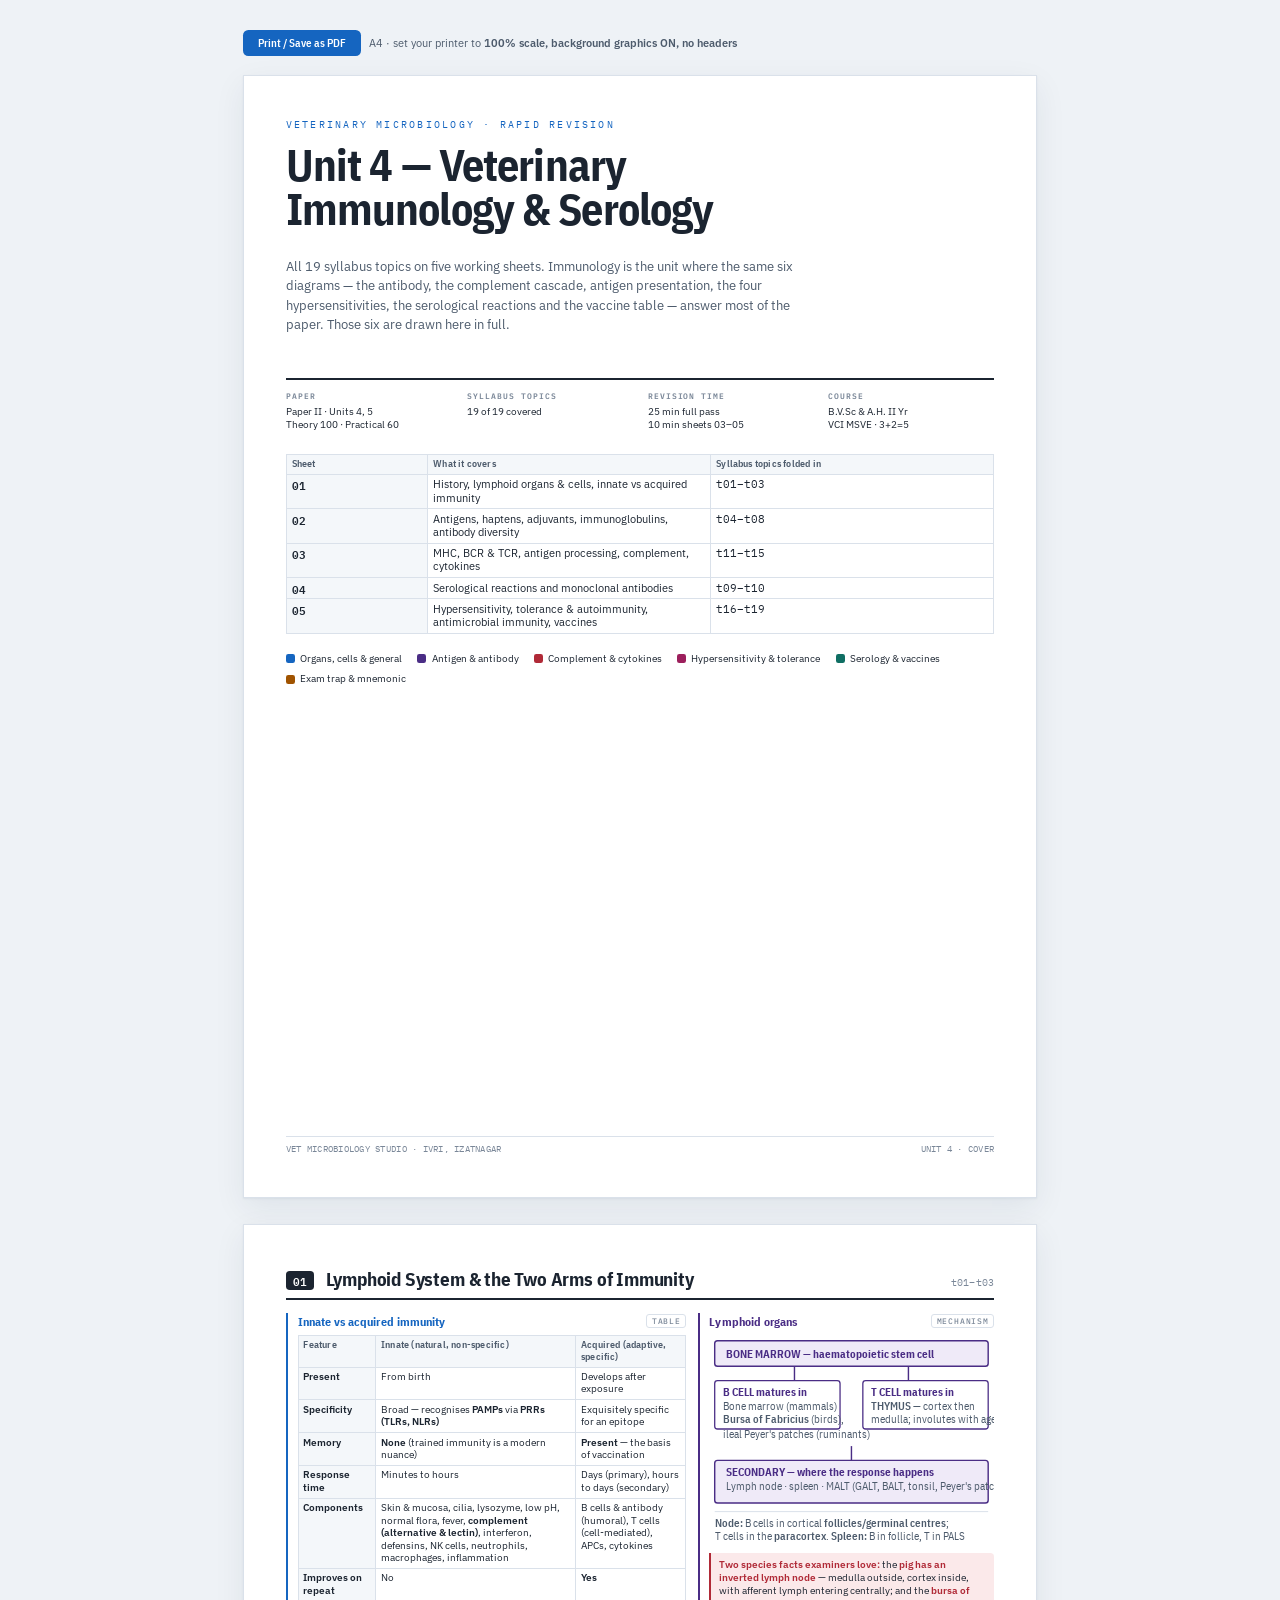
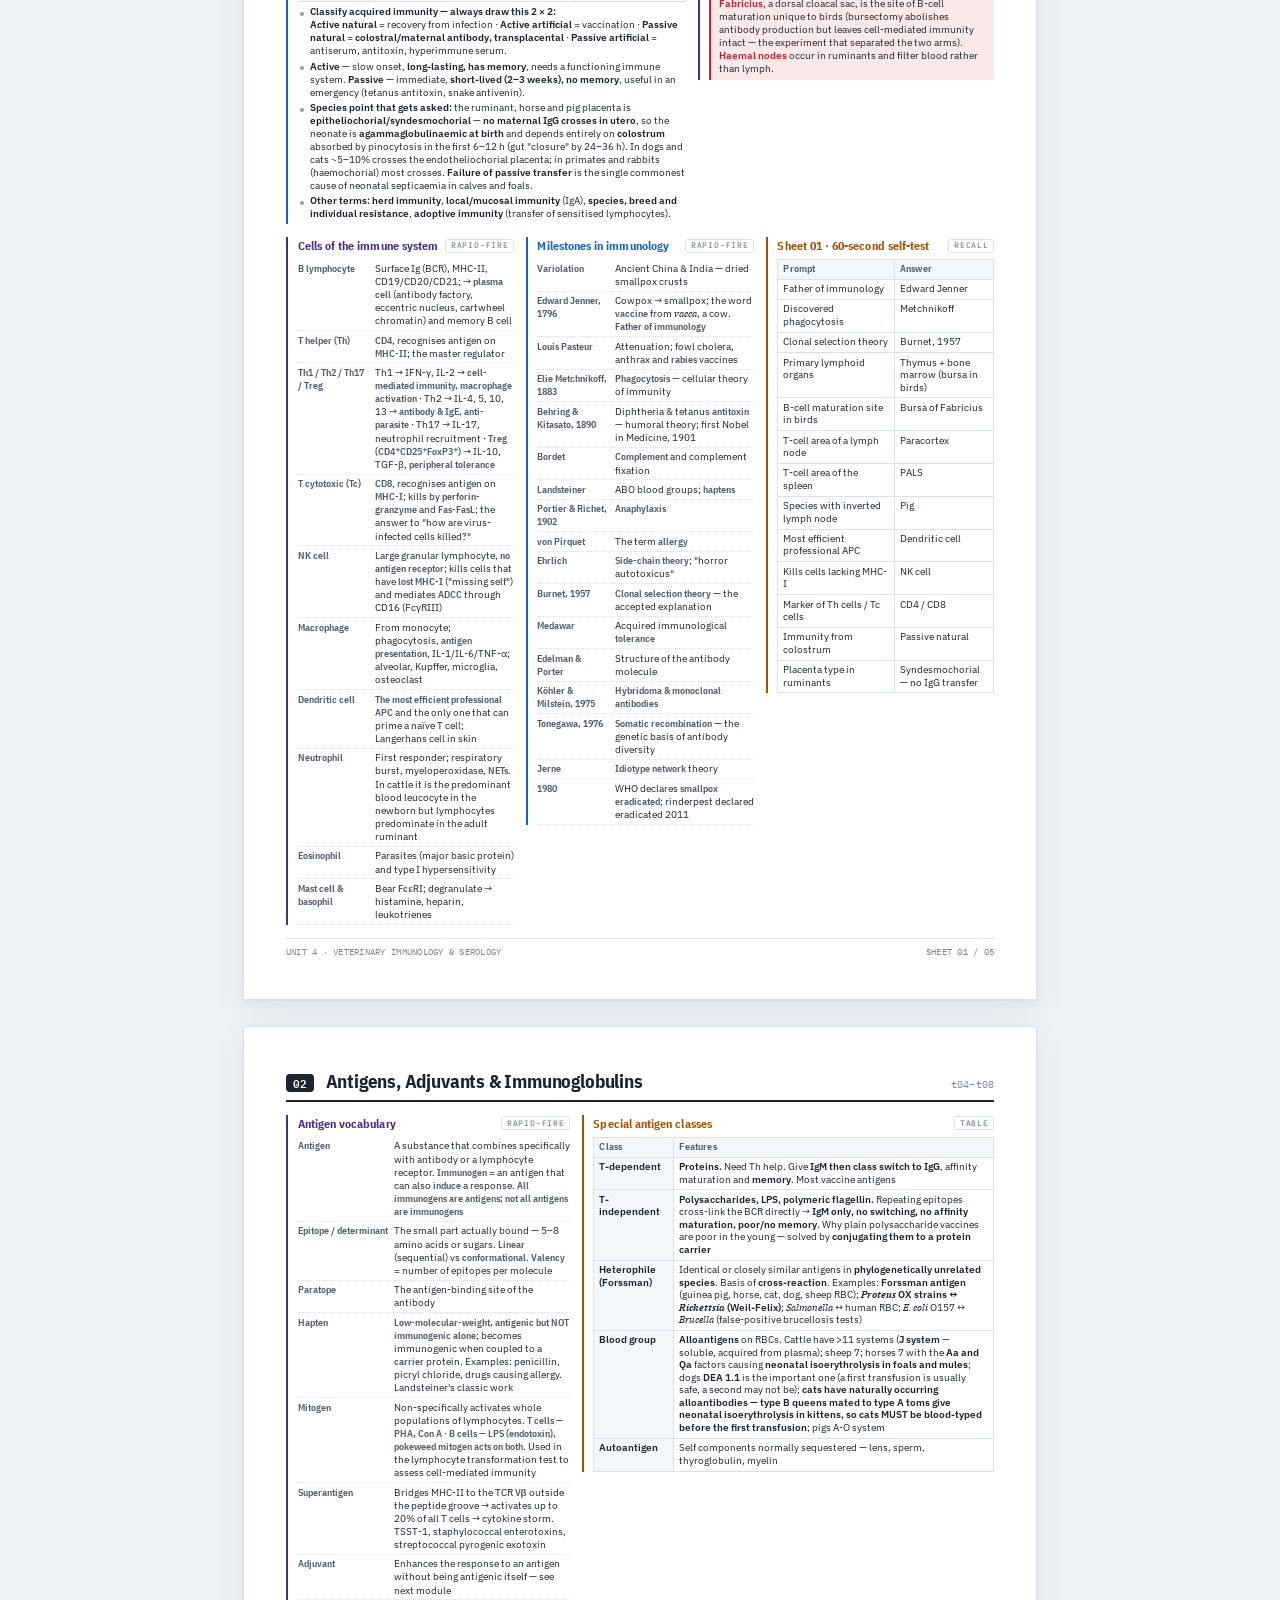
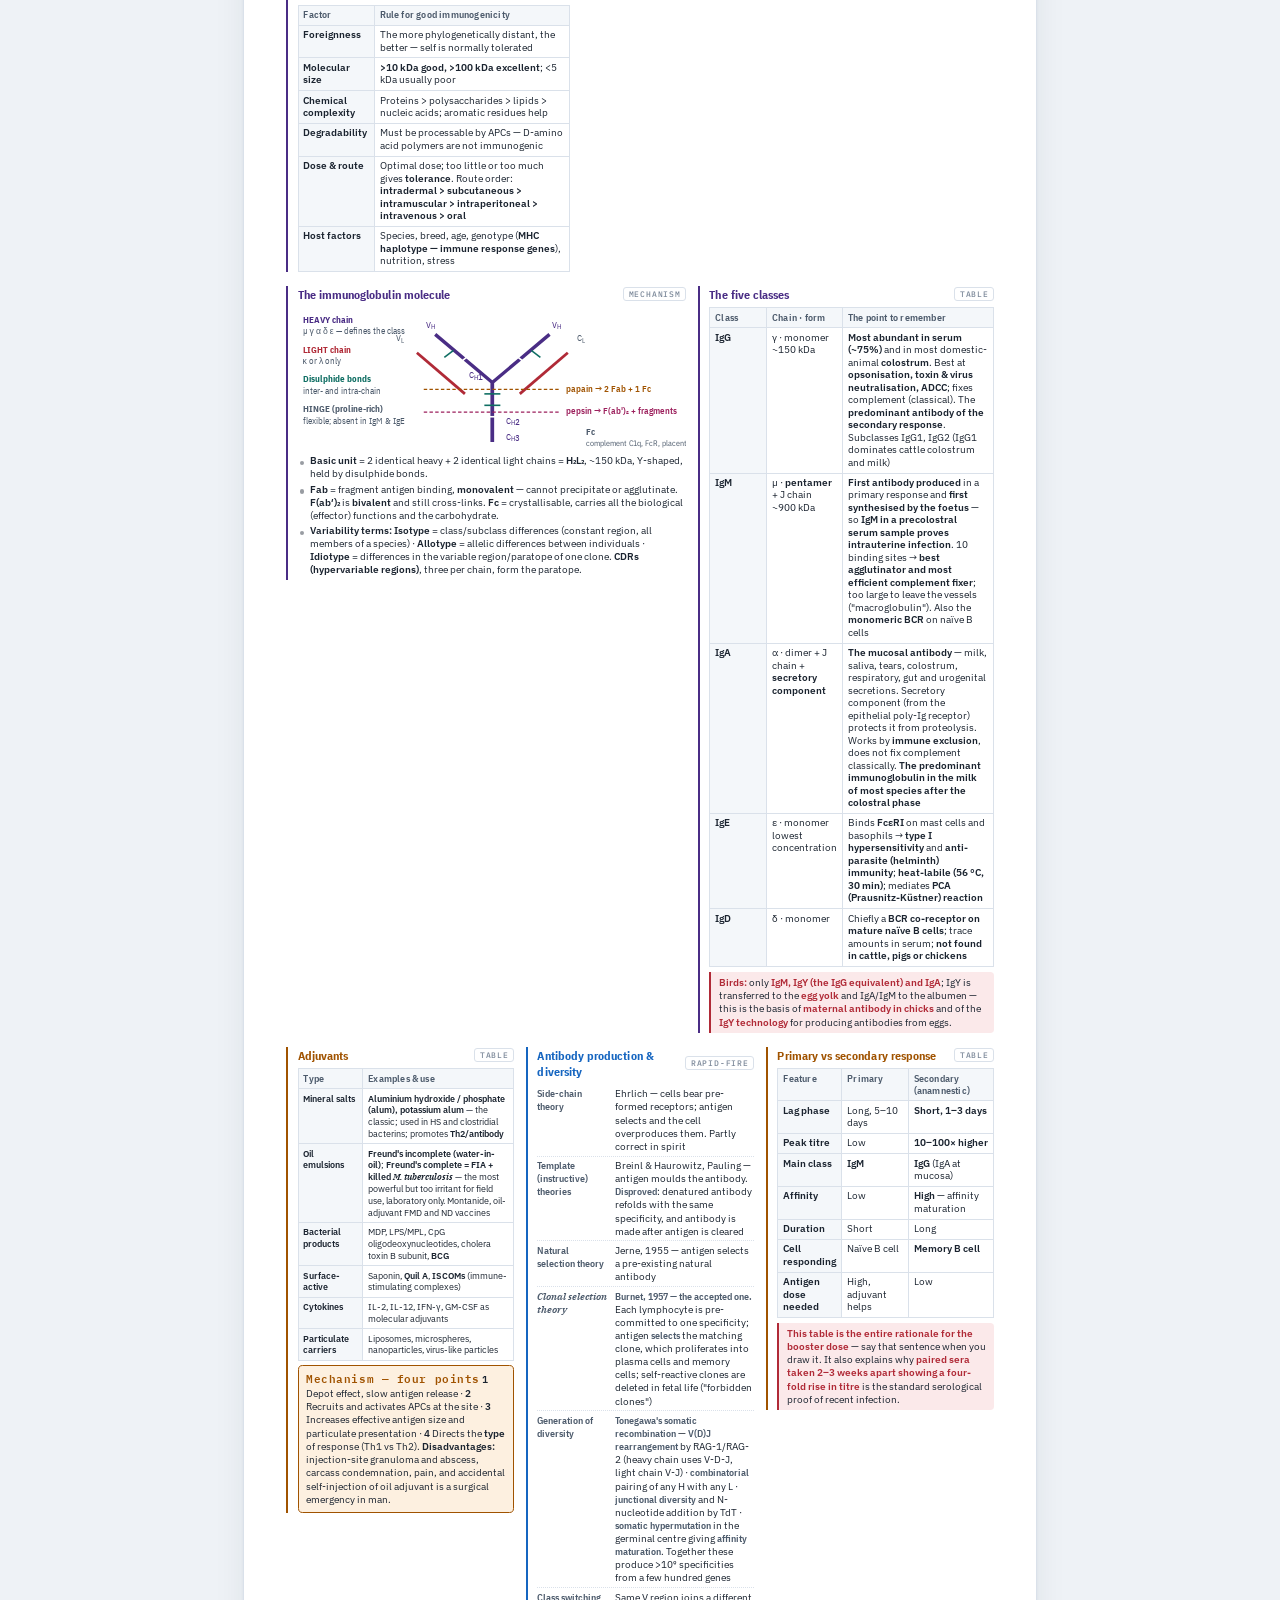
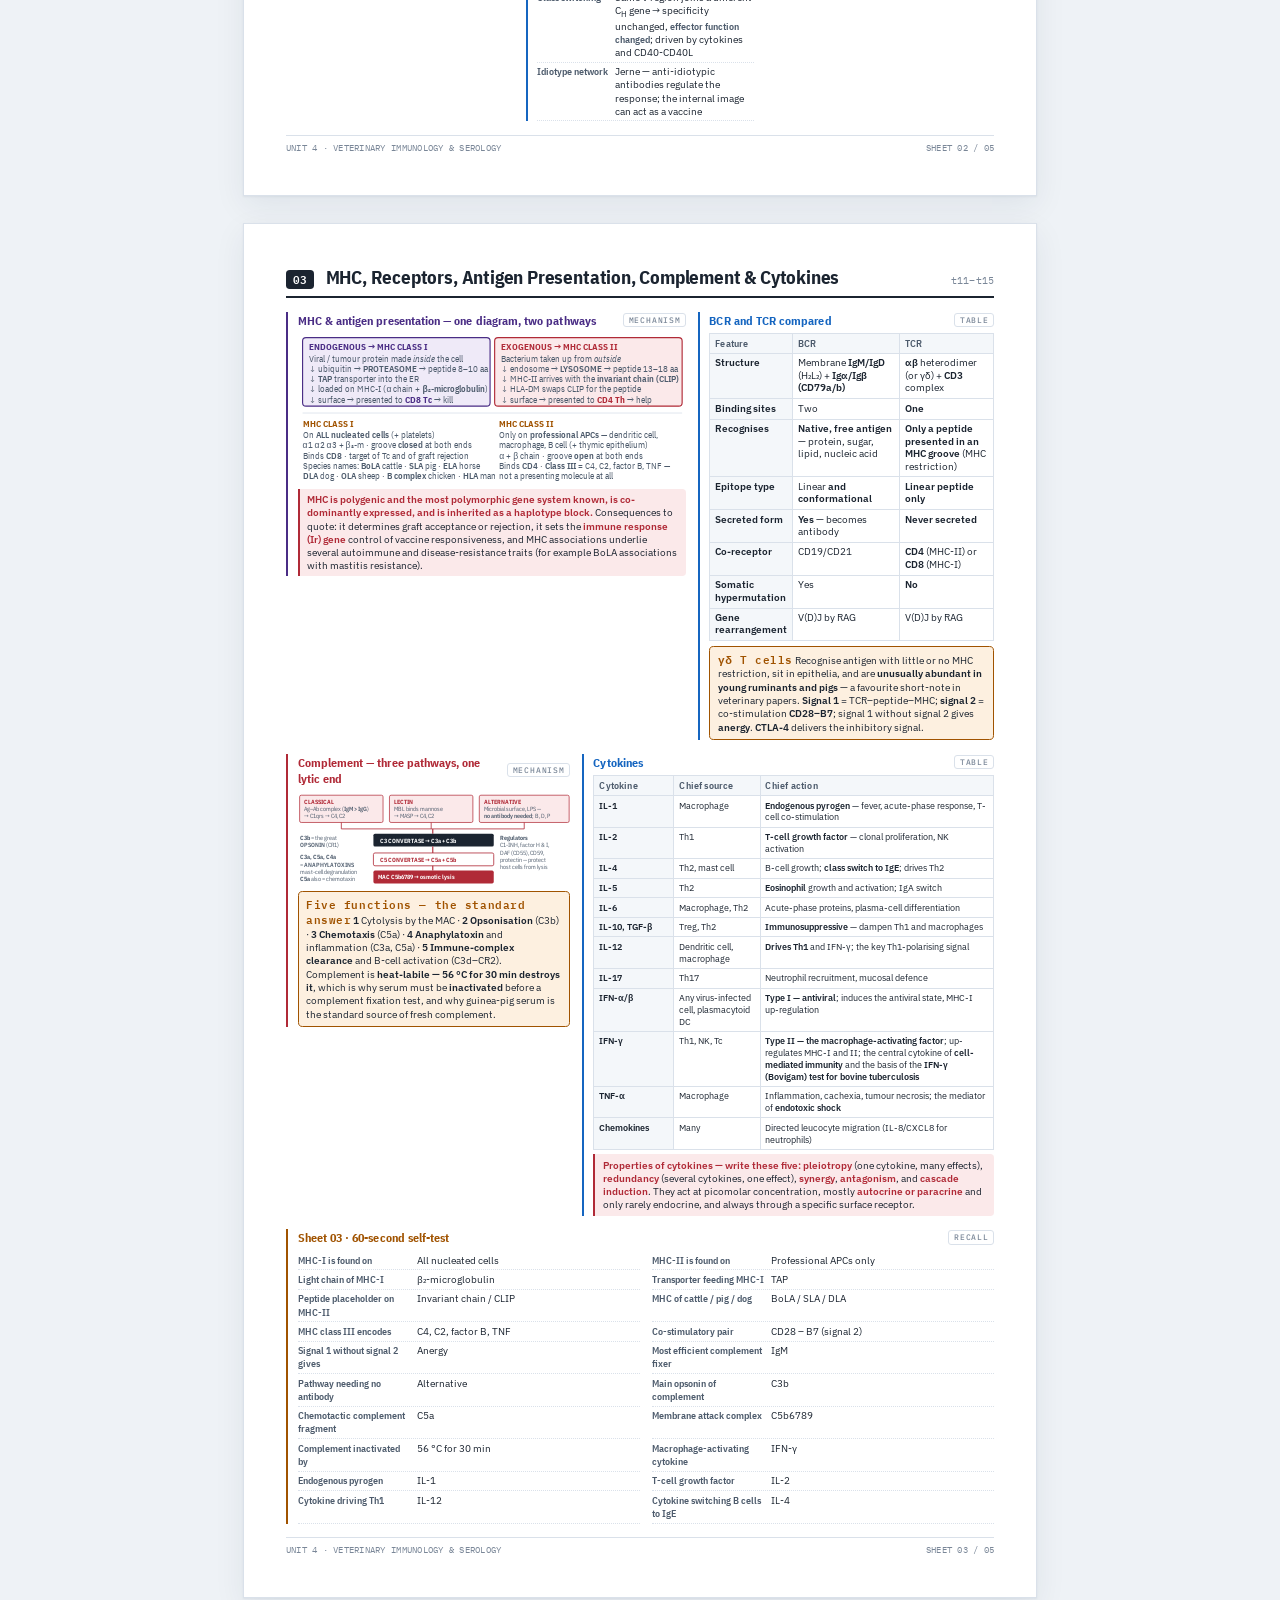
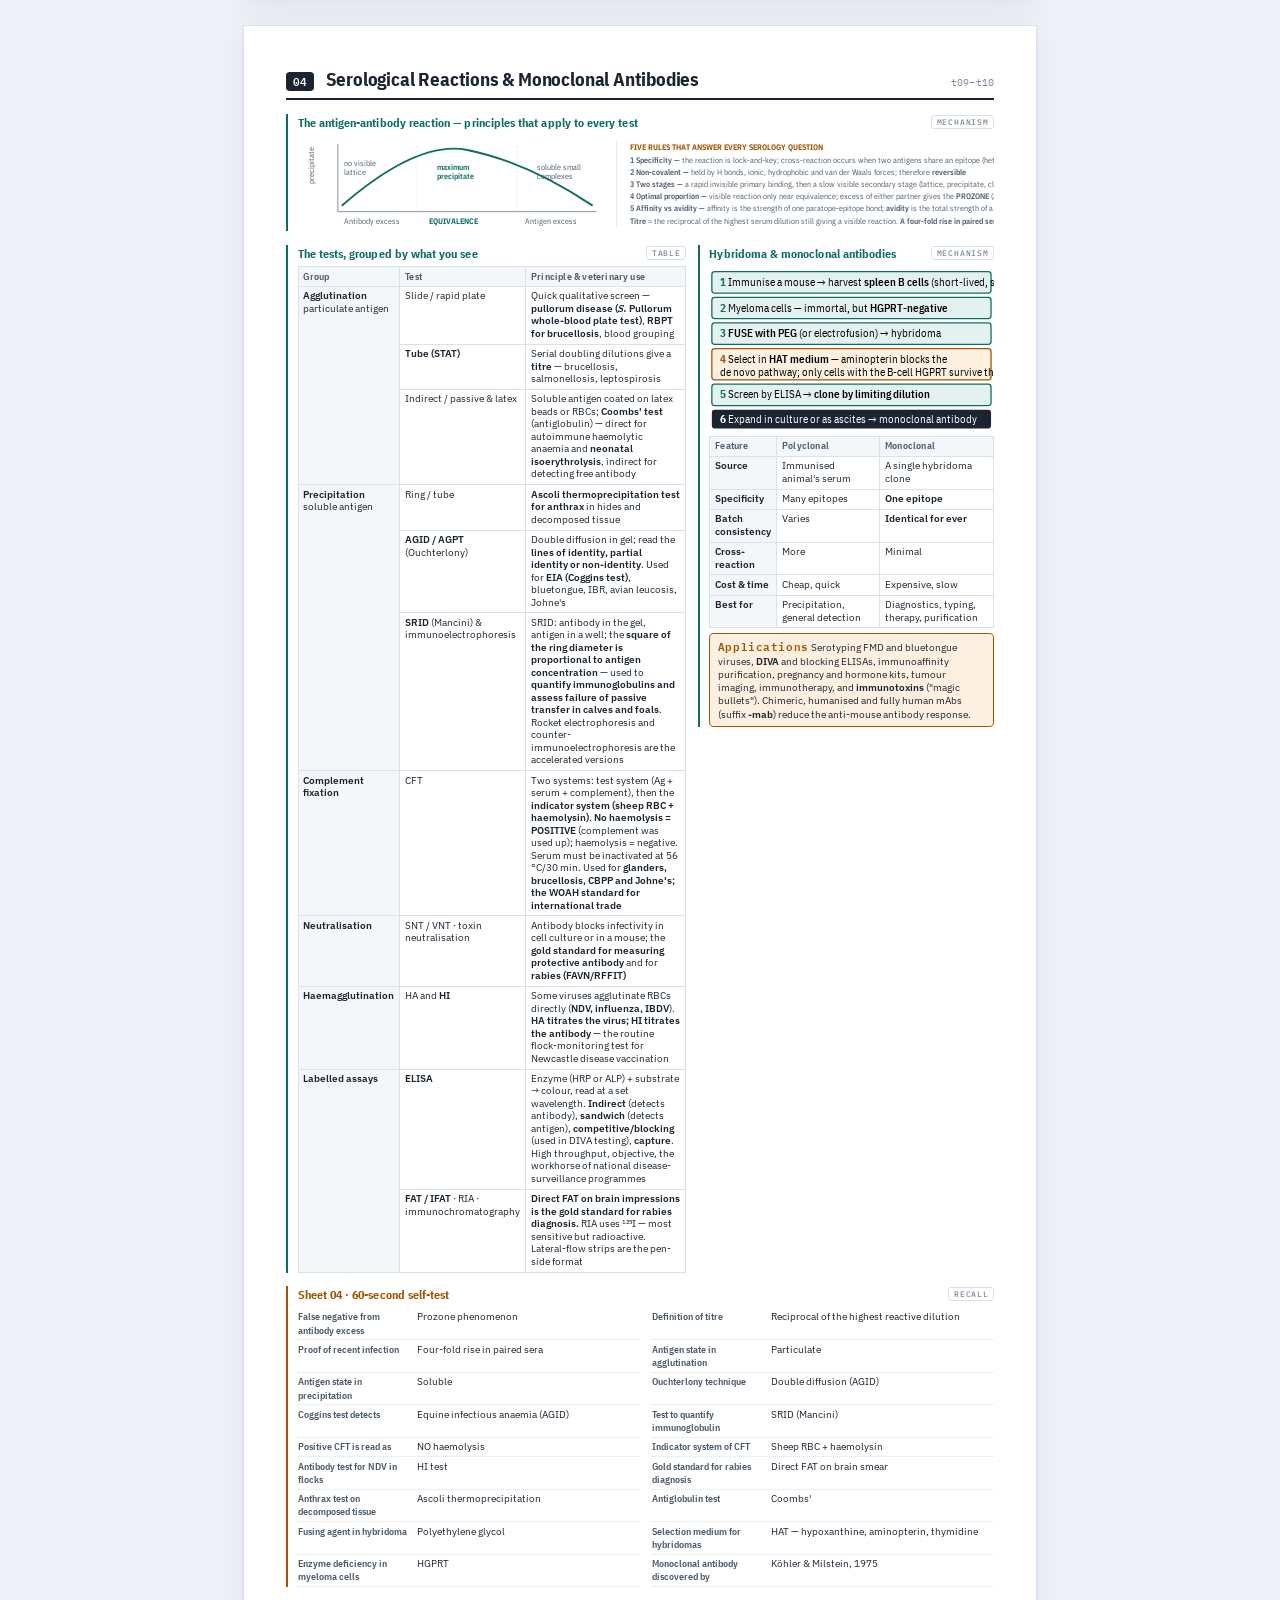
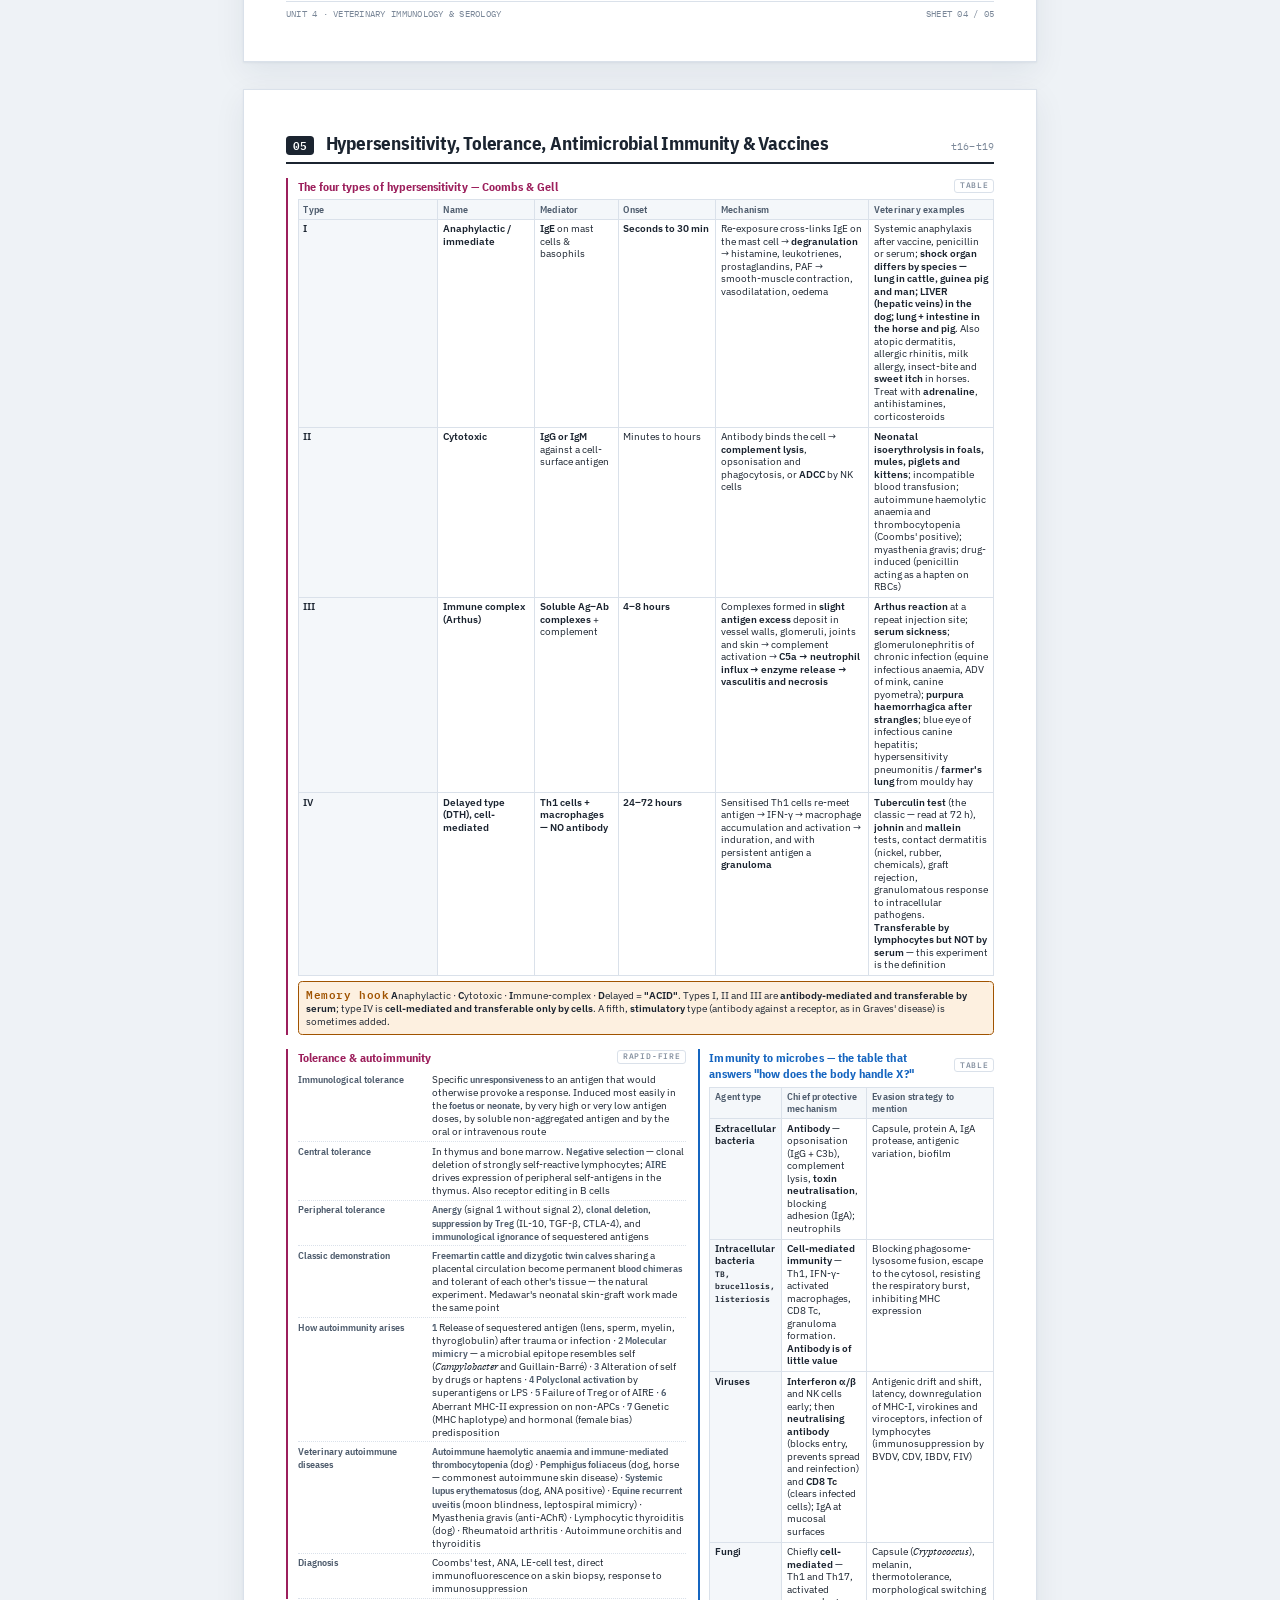
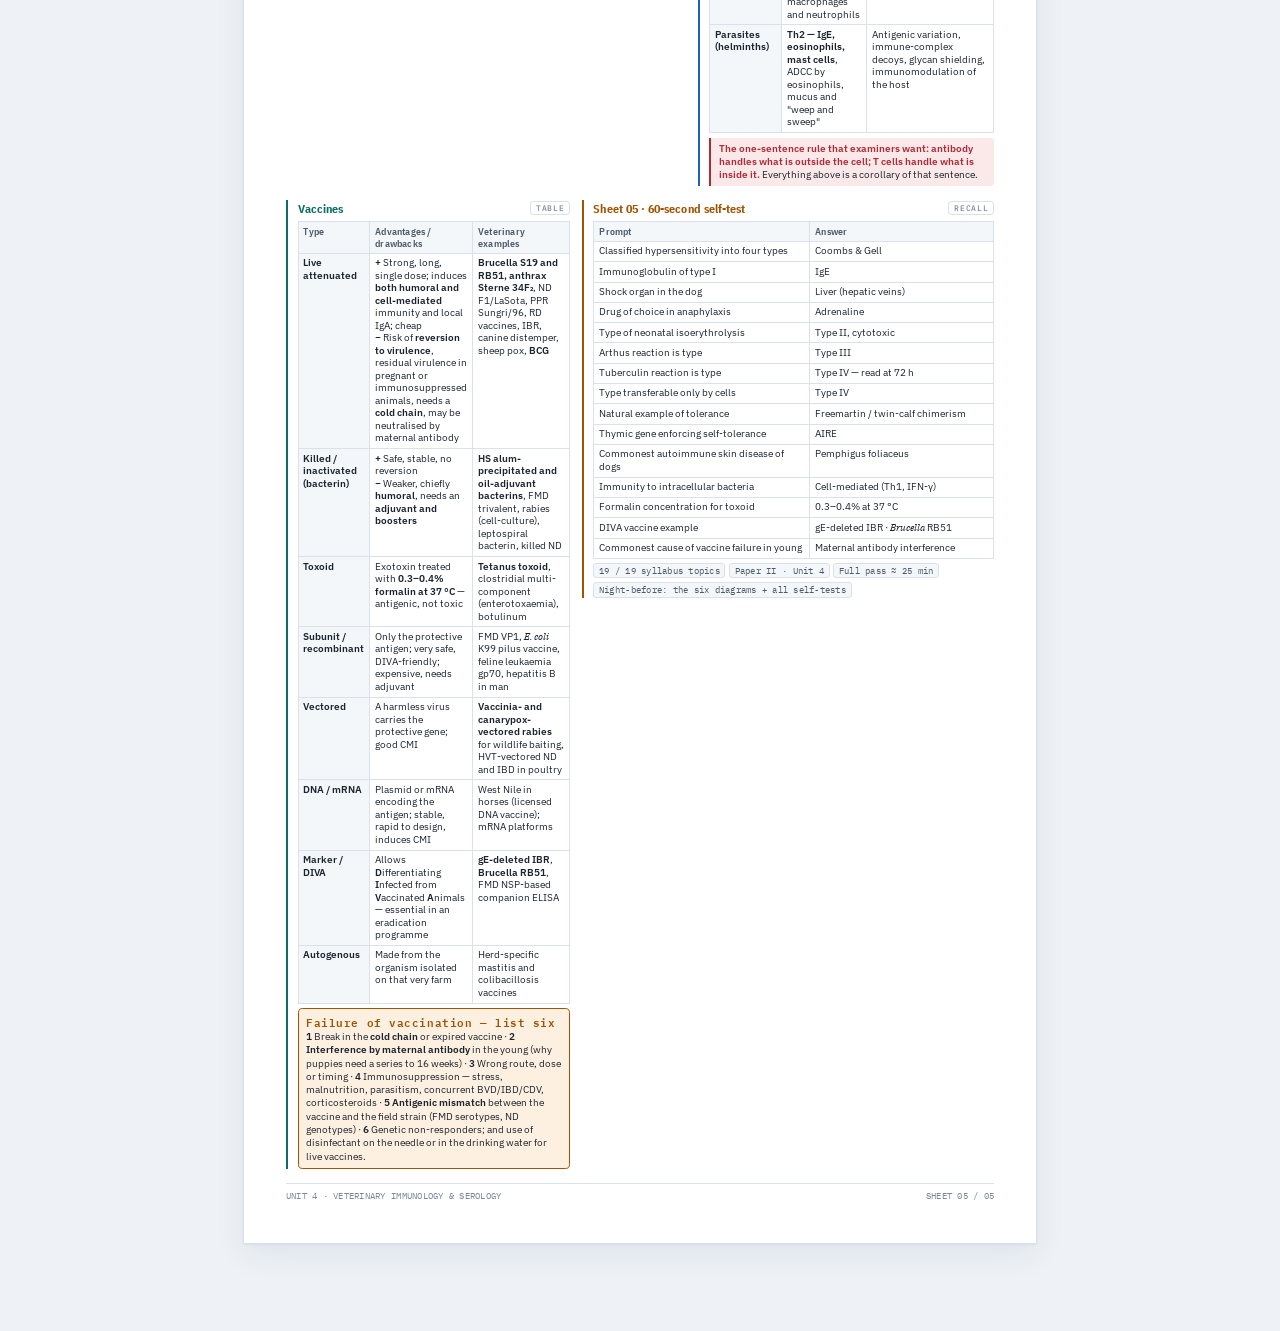
<file: revision/unit4-immunology.html>
<!DOCTYPE html>
<html lang="en">
<head>
<meta charset="utf-8">
<meta name="viewport" content="width=device-width, initial-scale=1, viewport-fit=cover">
<meta name="theme-color" content="#1565c0">
<link rel="manifest" href="../manifest.json">
<link rel="icon" href="../images/favicon.ico" sizes="any">
<link rel="apple-touch-icon" href="../images/apple-touch-icon.png">
<meta name="apple-mobile-web-app-capable" content="yes">
<meta name="mobile-web-app-capable" content="yes">
<meta name="apple-mobile-web-app-title" content="Vet Micro">
<title>Immunology Rapid Sheets</title>
<link rel="preconnect" href="https://fonts.googleapis.com">
<link rel="preconnect" href="https://fonts.gstatic.com" crossorigin>
<link rel="stylesheet" href="https://fonts.googleapis.com/css2?family=IBM+Plex+Mono:wght@400;500;600&family=IBM+Plex+Sans+Condensed:wght@500;600;700&family=IBM+Plex+Sans:ital,wght@0,400;0,500;0,600;0,700;1,400;1,600&family=IBM+Plex+Serif:ital,wght@1,400;1,600&display=swap">

<style>
:root{
  --paper:#ffffff;
  --ground:#eef2f6;
  --ink:#1b2430;
  --ink-2:#4d5b6c;
  --ink-3:#7a8798;
  --rule:#dae1ea;
  --rule-soft:#eaeff4;
  --tint:#f4f7fa;

  --blue:#1565c0;      /* methylene blue — structural / general */
  --violet:#4a2d85;    /* crystal violet — Gram positive */
  --safranin:#b02a37;  /* safranin — Gram negative */
  --fuchsin:#9c1f5c;   /* carbol fuchsin — acid fast */
  --malachite:#0f6e63; /* malachite green — spore / anaerobe */
  --amber:#a05300;     /* exam trap / must-not-confuse */

  --blue-w:#e7f0fa; --violet-w:#efeaf8; --safranin-w:#fbe9ea;
  --fuchsin-w:#fbe9f2; --malachite-w:#e3f2ef; --amber-w:#fdf0e0;

  --sheet-w:210mm; --sheet-h:297mm; --pad:11mm;
}
@media (prefers-color-scheme:dark){
  :root:not([data-theme="light"]){
    --paper:#161b22; --ground:#0d1117; --ink:#e6edf5; --ink-2:#a9b6c6; --ink-3:#7d8b9c;
    --rule:#2c3542; --rule-soft:#222a34; --tint:#1c232c;
    --blue:#6aa9ee; --violet:#b399ee; --safranin:#f2848d; --fuchsin:#ee8ab6;
    --malachite:#4fc4b2; --amber:#e9a44b;
    --blue-w:#16283d; --violet-w:#241d3b; --safranin-w:#3a1d21;
    --fuchsin-w:#371b2a; --malachite-w:#0f2b28; --amber-w:#33240f;
  }
}
:root[data-theme="dark"]{
  --paper:#161b22; --ground:#0d1117; --ink:#e6edf5; --ink-2:#a9b6c6; --ink-3:#7d8b9c;
  --rule:#2c3542; --rule-soft:#222a34; --tint:#1c232c;
  --blue:#6aa9ee; --violet:#b399ee; --safranin:#f2848d; --fuchsin:#ee8ab6;
  --malachite:#4fc4b2; --amber:#e9a44b;
  --blue-w:#16283d; --violet-w:#241d3b; --safranin-w:#3a1d21;
  --fuchsin-w:#371b2a; --malachite-w:#0f2b28; --amber-w:#33240f;
}

*{box-sizing:border-box}
body{
  background:var(--ground); color:var(--ink);
  font-family:"IBM Plex Sans","Segoe UI",system-ui,sans-serif;
  margin:0; padding:8mm 4mm 16mm;
  -webkit-font-smoothing:antialiased;
}
i,em,.sp{font-family:"IBM Plex Serif","IBM Plex Sans",serif; font-style:italic}
.mono,code{font-family:"IBM Plex Mono",ui-monospace,monospace}

/* ---------- SHEET ---------- */
.sheet{
  width:var(--sheet-w); min-height:var(--sheet-h);
  margin:0 auto 7mm; padding:var(--pad);
  background:var(--paper);
  border:1px solid var(--rule);
  box-shadow:0 1px 2px rgba(20,40,70,.06),0 10px 30px rgba(20,40,70,.07);
  display:flex; flex-direction:column; gap:3.6mm;
  font-size:8.5pt; line-height:1.33;
  position:relative;
}
.sheet-head{
  display:flex; align-items:baseline; gap:3mm;
  border-bottom:1.6pt solid var(--ink); padding-bottom:1.6mm;
}
.sheet-head .no{
  font-family:"IBM Plex Mono",monospace; font-weight:600; font-size:8pt;
  color:var(--paper); background:var(--ink);
  padding:.6mm 1.8mm; border-radius:1mm; letter-spacing:.04em;
}
.sheet-head h2{
  font-family:"IBM Plex Sans Condensed",sans-serif; font-weight:700;
  font-size:14pt; margin:0; letter-spacing:-.01em; text-wrap:balance;
}
.sheet-head .sub{
  font-size:7.4pt; color:var(--ink-3); margin-left:auto; text-align:right;
  font-family:"IBM Plex Mono",monospace; letter-spacing:.02em;
}
.sheet-foot{
  margin-top:auto; padding-top:1.6mm; border-top:.5pt solid var(--rule);
  display:flex; justify-content:space-between;
  font-size:6.6pt; color:var(--ink-3); font-family:"IBM Plex Mono",monospace;
  letter-spacing:.03em;
}

/* ---------- MODULES ---------- */
.row{display:grid; gap:3mm; align-items:start}
.r-2{grid-template-columns:1fr 1fr}
.r-2a{grid-template-columns:1.35fr 1fr}
.r-2b{grid-template-columns:1fr 1.45fr}
.r-3{grid-template-columns:1fr 1fr 1fr}

.mod{border-left:2.2pt solid var(--blue); padding-left:2.6mm}
.mod > h3{
  font-family:"IBM Plex Sans Condensed",sans-serif; font-weight:700;
  font-size:9.2pt; margin:0 0 1.4mm; color:var(--blue);
  letter-spacing:.005em; display:flex; align-items:center; gap:1.6mm;
}
.mod > h3 .kind{
  font-family:"IBM Plex Mono",monospace; font-weight:500; font-size:6pt;
  letter-spacing:.1em; text-transform:uppercase;
  color:var(--ink-3); border:.5pt solid var(--rule);
  padding:.2mm 1.2mm; border-radius:.8mm; margin-left:auto; white-space:nowrap;
}
.m-violet{border-left-color:var(--violet)} .m-violet > h3{color:var(--violet)}
.m-safranin{border-left-color:var(--safranin)} .m-safranin > h3{color:var(--safranin)}
.m-fuchsin{border-left-color:var(--fuchsin)} .m-fuchsin > h3{color:var(--fuchsin)}
.m-malachite{border-left-color:var(--malachite)} .m-malachite > h3{color:var(--malachite)}
.m-amber{border-left-color:var(--amber)} .m-amber > h3{color:var(--amber)}

/* ---------- TABLES ---------- */
table{border-collapse:collapse; width:100%; font-size:7.5pt; line-height:1.25}
th,td{border:.5pt solid var(--rule); padding:.9mm 1.3mm; text-align:left; vertical-align:top}
thead th{
  background:var(--tint); font-family:"IBM Plex Sans Condensed",sans-serif;
  font-weight:600; font-size:7.2pt; color:var(--ink-2);
  letter-spacing:.02em;
}
tbody th{background:var(--tint); font-weight:600; width:20%}
td .mono,th .mono{font-size:7pt}
.tw{overflow-x:auto}
.num{font-variant-numeric:tabular-nums}

/* ---------- LISTS ---------- */
ul.k{margin:0; padding-left:3.2mm; list-style:none}
ul.k li{position:relative; margin:0 0 .7mm}
ul.k li::before{
  content:""; position:absolute; left:-2.6mm; top:1.5mm;
  width:1.1mm; height:1.1mm; background:currentColor; opacity:.45; border-radius:50%;
}
ol.k{margin:0; padding-left:4.2mm; font-size:8pt}
ol.k li{margin:0 0 .7mm}
b,strong{font-weight:600}

/* ---------- FACT BANK (objective ammo) ---------- */
.bank{display:grid; grid-template-columns:1fr 1fr; gap:0 3mm}
.bank.one{grid-template-columns:1fr}
.bank div{
  border-bottom:.5pt dotted var(--rule); padding:.7mm 0;
  font-size:7.4pt; display:flex; gap:1.6mm;
}
.bank div b{
  flex:0 0 33%; font-weight:600; color:var(--ink-2);
  font-family:"IBM Plex Sans Condensed",sans-serif;
}
.bank div span{flex:1}

/* ---------- CHIPS / MNEMONIC ---------- */
.mnem{
  background:var(--amber-w); border:.5pt solid var(--amber);
  border-radius:1.2mm; padding:1.4mm 2mm; font-size:7.5pt;
}
.mnem .key{
  font-family:"IBM Plex Mono",monospace; font-weight:600;
  color:var(--amber); font-size:8.4pt; letter-spacing:.05em;
}
.trap{
  background:var(--safranin-w); border-left:1.6pt solid var(--safranin);
  padding:1.2mm 2mm; font-size:7.4pt; border-radius:0 1mm 1mm 0;
}
.trap b{color:var(--safranin)}
.skel{
  background:var(--blue-w); border:.5pt solid var(--blue);
  border-radius:1.2mm; padding:1.4mm 2mm; font-size:7.3pt;
}
.skel b{color:var(--blue); font-family:"IBM Plex Sans Condensed",sans-serif}
.skel ol{margin:.8mm 0 0; padding-left:4mm}
.skel li{margin-bottom:.3mm}

.tags{display:flex; flex-wrap:wrap; gap:1mm; margin-top:1mm}
.tag{
  font-family:"IBM Plex Mono",monospace; font-size:6.4pt; letter-spacing:.03em;
  border:.5pt solid var(--rule); border-radius:.8mm; padding:.3mm 1.2mm;
  color:var(--ink-2); background:var(--tint);
}

svg{display:block; width:100%; height:auto}
svg text{font-family:"IBM Plex Sans Condensed",sans-serif}

/* ---------- COVER ---------- */
.cover{justify-content:center; gap:0}
.cover .brand{
  font-family:"IBM Plex Mono",monospace; font-size:7.6pt; letter-spacing:.22em;
  text-transform:uppercase; color:var(--blue); margin-bottom:3mm;
}
.cover h1{
  font-family:"IBM Plex Sans Condensed",sans-serif; font-size:33pt;
  font-weight:700; line-height:1.02; margin:0 0 3mm; letter-spacing:-.02em;
  text-wrap:balance; max-width:150mm;
}
.cover .lede{font-size:10pt; color:var(--ink-2); max-width:135mm; line-height:1.45}
.cover .meta{
  margin-top:8mm; padding-top:3mm; border-top:1.6pt solid var(--ink);
  display:grid; grid-template-columns:repeat(4,1fr); gap:4mm; font-size:7.4pt;
}
.cover .meta b{
  display:block; font-family:"IBM Plex Mono",monospace; font-size:6.2pt;
  letter-spacing:.12em; text-transform:uppercase; color:var(--ink-3); margin-bottom:.8mm;
}
.cover .plan{margin-top:6mm}
.cover .plan table{font-size:8pt}
.legend{display:flex; flex-wrap:wrap; gap:2mm 4mm; margin-top:5mm; font-size:7.2pt}
.legend span{display:flex; align-items:center; gap:1.4mm}
.legend i{width:2.4mm; height:2.4mm; border-radius:.6mm; display:block}

/* ---------- PRINT ---------- */
@media print{
  @page{size:A4; margin:9mm 8mm}
  body{background:#fff; padding:0}
  .sheet{
    width:auto; min-height:0; margin:0; padding:0;
    box-shadow:none; border:0;
    display:block;
  }
  .sheet.cover{break-after:page; page-break-after:always}
  .sheet + .sheet{padding-top:2mm!important}
  .sheet > *{margin-bottom:3.4mm}
  .sheet-head{
    break-after:avoid; page-break-after:avoid;
    position:relative;
  }
  .sheet-foot{display:none}
  .cover{min-height:0}
  /* keep every teaching unit whole on one page */
  .skel, .mnem, .trap, svg{
    break-inside:avoid; page-break-inside:avoid;
  }
  .mod, .bank{break-inside:auto; page-break-inside:auto}
  .row{break-inside:auto; page-break-inside:auto}
  table{break-inside:auto}
  tr{break-inside:avoid; page-break-inside:avoid}
  thead{display:table-header-group}
  h3{break-after:avoid; page-break-after:avoid}
  .toolbar{display:none}
}
.toolbar{
  max-width:var(--sheet-w); margin:0 auto 5mm; display:flex; gap:2mm;
  align-items:center; font-size:8pt; color:var(--ink-2);
}
.toolbar button{
  font-family:"IBM Plex Sans Condensed",sans-serif; font-size:8pt; font-weight:600;
  background:var(--blue); color:#fff; border:0; border-radius:1.4mm;
  padding:1.6mm 4mm; cursor:pointer;
}
.toolbar button:focus-visible{outline:2px solid var(--amber); outline-offset:2px}
@media screen and (max-width:230mm){
  body{padding:4mm 0 10mm}
  .sheet{width:100%; min-height:auto; padding:6mm; font-size:9.5pt}
  .toolbar{max-width:100%; padding:0 6mm}
  .r-2,.r-2a,.r-2b,.r-3{grid-template-columns:1fr}
  .bank{grid-template-columns:1fr}
}
@media (prefers-reduced-motion:reduce){*{animation:none!important; transition:none!important}}
@media print{
  .toolbar{display:none!important}
  .sheet{width:auto!important; min-height:0!important; padding:0!important; font-size:8.5pt!important}
  .r-2{grid-template-columns:1fr 1fr!important}
  .r-2a{grid-template-columns:1.35fr 1fr!important}
  .r-2b{grid-template-columns:1fr 1.45fr!important}
  .r-3{grid-template-columns:1fr 1fr 1fr!important}
  .bank{grid-template-columns:1fr 1fr!important}
  .bank.one{grid-template-columns:1fr!important}
}

/* ---------- PRINT-ONLY REFLOW VERSIONS OF THE WIDE DIAGRAMS ---------- */
.print-alt{display:none}

/* ================= LARGE-PRINT EDITION (paper only) ================= */
@media print{
  @page{size:A4; margin:13mm 14mm 14mm}
  html{-webkit-print-color-adjust:exact; print-color-adjust:exact}

  .sheet{font-size:11pt!important; line-height:1.45!important}
  .sheet > *{margin-bottom:5mm!important}
  .row{display:block!important}
  .row > *{margin-bottom:5.5mm}
  .mod{padding-left:3.5mm!important; border-left-width:2.6pt!important}

  .sheet-head{padding-bottom:2mm!important; margin-bottom:6mm!important}
  .sheet-head h2{font-size:18pt!important}
  .sheet-head .no{font-size:11pt!important; padding:.8mm 2.4mm!important}
  .sheet-head .sub{font-size:9.5pt!important}
  .mod > h3{font-size:13.5pt!important; margin-bottom:2.2mm!important}
  .mod > h3 .kind{font-size:8pt!important; padding:.3mm 1.6mm!important}

  ul.k, ol.k{font-size:11pt!important}
  ul.k li{margin-bottom:1.4mm!important}
  ul.k li::before{top:2.2mm!important; width:1.5mm!important; height:1.5mm!important}

  table{font-size:10pt!important; line-height:1.4!important}
  th, td{padding:1.4mm 2mm!important}
  thead th{font-size:10pt!important}
  .sheet .mono, .sheet [style*="font-size"]:not(table){font-size:inherit!important}
  td .mono, th .mono{font-size:9.5pt!important}

  .bank{grid-template-columns:1fr 1fr!important; gap:0 5mm!important}
  .bank.one{grid-template-columns:1fr!important}
  .bank div{font-size:10.5pt!important; padding:1.2mm 0!important; gap:2.4mm!important}
  .bank div b{flex:0 0 36%!important}

  .mnem, .trap, .skel{font-size:10.5pt!important; line-height:1.45!important; padding:2.4mm 3mm!important}
  .mnem .key{font-size:11pt!important}
  .skel ol{padding-left:5.5mm!important}
  .skel li{margin-bottom:.9mm!important}
  .tag{font-size:9pt!important; padding:.6mm 2mm!important}

  .cover h1{font-size:34pt!important}
  .cover .brand{font-size:10pt!important}
  .cover .lede{font-size:13pt!important; max-width:none!important}
  .cover .meta{font-size:10.5pt!important}
  .cover .meta b{font-size:8.5pt!important}
  .cover .plan table{font-size:11pt!important}
  .legend{font-size:10.5pt!important}
  .legend i{width:3.4mm!important; height:3.4mm!important}

  svg{width:var(--pw,100%)!important; max-width:100%!important; margin:1mm auto 3mm!important}
  svg.wide{display:none!important}
  .print-alt{display:block!important; font-size:10.5pt; line-height:1.45}
  .print-alt, .pa-box{break-inside:avoid; page-break-inside:avoid}
  .pa-root{display:inline-block; font-weight:700; border:1.2pt solid var(--ink); border-radius:1mm; padding:1.6mm 3.5mm; margin-bottom:3mm}
  .pa-cols{display:grid; grid-template-columns:1fr 1fr; gap:4mm}
  .pa-steps{display:grid; grid-template-columns:1fr 1fr 1fr; gap:3mm; margin-bottom:3mm}
  .pa-q{font-family:"IBM Plex Mono",monospace; font-size:9.5pt; font-weight:600; color:var(--amber); letter-spacing:.03em; margin:0 0 2mm}
  .pa-box{border:1pt solid var(--ink-3); border-radius:1.2mm; padding:2.2mm 3mm; margin-bottom:3mm}
  .pa-box > b:first-child{display:block; font-family:"IBM Plex Sans Condensed",sans-serif; font-size:11pt; margin-bottom:1mm}
  .pa-box b.in{display:inline; font-family:inherit; font-size:inherit; margin:0}
  .pa-box.v{border-color:var(--violet); background:var(--violet-w)} .pa-box.v > b:first-child{color:var(--violet)}
  .pa-box.r{border-color:var(--safranin); background:var(--safranin-w)} .pa-box.r > b:first-child{color:var(--safranin)}
  .pa-box.g{border-color:var(--malachite); background:var(--malachite-w)} .pa-box.g > b:first-child{color:var(--malachite)}
  .pa-box.a{border-color:var(--amber); background:var(--amber-w)} .pa-box.a > b:first-child{color:var(--amber)}
  .pa-box.k{border-color:var(--ink); background:var(--tint)}
  .pa-mono{display:block; font-family:"IBM Plex Mono",monospace; white-space:pre; font-size:10.5pt; margin:1mm 0 1.5mm}
  .pa-temp{display:block; font-family:"IBM Plex Mono",monospace; font-weight:600; margin-bottom:1mm}
  .pa-ol{margin:1mm 0 2mm; padding-left:5.5mm}
  .pa-ol li{margin-bottom:1mm}
}

@media print{
  .pa-steps.four{grid-template-columns:repeat(4,1fr)}
  .pa-box.b{border-color:var(--blue); background:var(--blue-w)} .pa-box.b > b:first-child{color:var(--blue)}
  .pa-box.f{border-color:var(--fuchsin); background:var(--fuchsin-w)} .pa-box.f > b:first-child{color:var(--fuchsin)}
  .pa-box.k > b:first-child:last-child{margin:0}
  .pa-down{text-align:center; font-size:13pt; line-height:1; margin:-1.5mm 0 1.5mm; color:var(--safranin)}
  .pa-note{margin:0 0 2mm}
  .pa-side{grid-template-columns:64mm 1fr; align-items:center}
  .pa-side > svg{margin:0!important}
}
</style>
</head>

<body>
<div class="toolbar">
  <button onclick="window.print()">Print / Save as PDF</button>
  <span>A4 &middot; set your printer to <b>100% scale, background graphics ON, no headers</b></span>
</div>

<!-- ============================== COVER ============================== -->
<section class="sheet cover">
  <div class="brand">Veterinary Microbiology &middot; Rapid Revision</div>
  <h1>Unit 4 — Veterinary Immunology &amp; Serology</h1>
  <p class="lede">All 19 syllabus topics on five working sheets. Immunology is the unit where the same six diagrams — the antibody, the complement cascade, antigen presentation, the four hypersensitivities, the serological reactions and the vaccine table — answer most of the paper. Those six are drawn here in full.</p>

  <div class="meta">
    <div><b>Paper</b>Paper II · Units 4, 5<br>Theory 100 · Practical 60</div>
    <div><b>Syllabus topics</b>19 of 19 covered</div>
    <div><b>Revision time</b>25 min full pass<br>10 min sheets 03–05</div>
    <div><b>Course</b>B.V.Sc &amp; A.H. II Yr<br>VCI MSVE · 3+2=5</div>
  </div>

  <div class="plan">
    <table>
      <thead><tr><th style="width:12%">Sheet</th><th style="width:40%">What it covers</th><th>Syllabus topics folded in</th></tr></thead>
      <tbody>
        <tr><th class="mono">01</th><td>History, lymphoid organs &amp; cells, innate vs acquired immunity</td><td class="mono">t01–t03</td></tr>
        <tr><th class="mono">02</th><td>Antigens, haptens, adjuvants, immunoglobulins, antibody diversity</td><td class="mono">t04–t08</td></tr>
        <tr><th class="mono">03</th><td>MHC, BCR &amp; TCR, antigen processing, complement, cytokines</td><td class="mono">t11–t15</td></tr>
        <tr><th class="mono">04</th><td>Serological reactions and monoclonal antibodies</td><td class="mono">t09–t10</td></tr>
        <tr><th class="mono">05</th><td>Hypersensitivity, tolerance &amp; autoimmunity, antimicrobial immunity, vaccines</td><td class="mono">t16–t19</td></tr>
      </tbody>
    </table>
  </div>

  <div class="legend">
    <span><i style="background:var(--blue)"></i> Organs, cells &amp; general</span>
    <span><i style="background:var(--violet)"></i> Antigen &amp; antibody</span>
    <span><i style="background:var(--safranin)"></i> Complement &amp; cytokines</span>
    <span><i style="background:var(--fuchsin)"></i> Hypersensitivity &amp; tolerance</span>
    <span><i style="background:var(--malachite)"></i> Serology &amp; vaccines</span>
    <span><i style="background:var(--amber)"></i> Exam trap &amp; mnemonic</span>
  </div>

  <div class="sheet-foot">
    <span>VET MICROBIOLOGY STUDIO · IVRI, IZATNAGAR</span>
    <span>UNIT 4 · COVER</span>
  </div>
</section>

<!-- ============================== SHEET 01 ============================== -->
<section class="sheet">
  <div class="sheet-head">
    <span class="no">01</span>
    <h2>Lymphoid System &amp; the Two Arms of Immunity</h2>
    <span class="sub">t01–t03</span>
  </div>

  <div class="row r-2a">
    <div class="mod">
      <h3>Innate vs acquired immunity <span class="kind">table</span></h3>
      <table>
        <thead><tr><th>Feature</th><th>Innate (natural, non-specific)</th><th>Acquired (adaptive, specific)</th></tr></thead>
        <tbody>
          <tr><th>Present</th><td>From birth</td><td>Develops after exposure</td></tr>
          <tr><th>Specificity</th><td>Broad — recognises <b>PAMPs</b> via <b>PRRs (TLRs, NLRs)</b></td><td>Exquisitely specific for an epitope</td></tr>
          <tr><th>Memory</th><td><b>None</b> (trained immunity is a modern nuance)</td><td><b>Present</b> — the basis of vaccination</td></tr>
          <tr><th>Response time</th><td>Minutes to hours</td><td>Days (primary), hours to days (secondary)</td></tr>
          <tr><th>Components</th><td>Skin &amp; mucosa, cilia, lysozyme, low pH, normal flora, fever, <b>complement (alternative &amp; lectin)</b>, interferon, defensins, NK cells, neutrophils, macrophages, inflammation</td><td>B cells &amp; antibody (humoral), T cells (cell-mediated), APCs, cytokines</td></tr>
          <tr><th>Improves on repeat</th><td>No</td><td><b>Yes</b></td></tr>
        </tbody>
      </table>
      <ul class="k" style="margin-top:1.2mm; font-size:7.3pt">
        <li><b>Classify acquired immunity — always draw this 2 × 2:</b><br>
        <b>Active natural</b> = recovery from infection · <b>Active artificial</b> = vaccination · <b>Passive natural</b> = <b>colostral/maternal antibody, transplacental</b> · <b>Passive artificial</b> = antiserum, antitoxin, hyperimmune serum.</li>
        <li><b>Active</b> — slow onset, <b>long-lasting, has memory</b>, needs a functioning immune system. <b>Passive</b> — immediate, <b>short-lived (2–3 weeks), no memory</b>, useful in an emergency (tetanus antitoxin, snake antivenin).</li>
        <li><b>Species point that gets asked:</b> the ruminant, horse and pig placenta is <b>epitheliochorial/syndesmochorial</b> — <b>no maternal IgG crosses in utero</b>, so the neonate is <b>agammaglobulinaemic at birth</b> and depends entirely on <b>colostrum</b> absorbed by pinocytosis in the first 6–12 h (gut "closure" by 24–36 h). In dogs and cats ~5–10% crosses the endotheliochorial placenta; in primates and rabbits (haemochorial) most crosses. <b>Failure of passive transfer</b> is the single commonest cause of neonatal septicaemia in calves and foals.</li>
        <li><b>Other terms:</b> <b>herd immunity</b>, <b>local/mucosal immunity</b> (IgA), <b>species, breed and individual resistance</b>, <b>adoptive immunity</b> (transfer of sensitised lymphocytes).</li>
      </ul>
    </div>

    <div class="mod m-violet">
      <h3>Lymphoid organs <span class="kind">mechanism</span></h3>
      <svg class="wide" style="--pw:97mm" viewBox="0 0 200 150" role="img" aria-label="Primary and secondary lymphoid organs and the origin of B and T cells">
        <g font-size="7.6">
          <rect x="4" y="4" width="192" height="18" rx="2" fill="var(--violet-w)" stroke="var(--violet)" stroke-width="1"/>
          <text x="12" y="16" font-weight="700" fill="var(--violet)">BONE MARROW — haematopoietic stem cell</text>

          <line x1="60" y1="22" x2="60" y2="32" stroke="var(--violet)" stroke-width="1"/>
          <line x1="140" y1="22" x2="140" y2="32" stroke="var(--violet)" stroke-width="1"/>

          <rect x="4" y="32" width="88" height="34" rx="2" fill="none" stroke="var(--violet)" stroke-width=".9"/>
          <text x="10" y="43" font-weight="700" fill="var(--violet)">B CELL matures in</text>
          <text x="10" y="53" fill="var(--ink-2)">Bone marrow (mammals)</text>
          <text x="10" y="62" fill="var(--ink-2)"><tspan font-weight="600">Bursa of Fabricius</tspan> (birds),</text>

          <rect x="108" y="32" width="88" height="34" rx="2" fill="none" stroke="var(--violet)" stroke-width=".9"/>
          <text x="114" y="43" font-weight="700" fill="var(--violet)">T CELL matures in</text>
          <text x="114" y="53" fill="var(--ink-2)"><tspan font-weight="600">THYMUS</tspan> — cortex then</text>
          <text x="114" y="62" fill="var(--ink-2)">medulla; involutes with age</text>

          <text x="10" y="72" fill="var(--ink-2)">ileal Peyer's patches (ruminants)</text>

          <line x1="100" y1="78" x2="100" y2="88" stroke="var(--violet)" stroke-width="1"/>
          <rect x="4" y="88" width="192" height="30" rx="2" fill="var(--violet-w)" stroke="var(--violet)" stroke-width="1"/>
          <text x="12" y="99" font-weight="700" fill="var(--violet)">SECONDARY — where the response happens</text>
          <text x="12" y="109" fill="var(--ink-2)">Lymph node · spleen · MALT (GALT, BALT, tonsil, Peyer's patch, haemal node)</text>

          <line x1="4" y1="124" x2="196" y2="124" stroke="var(--rule)" stroke-width=".7"/>
          <text x="4" y="135" fill="var(--ink-2)"><tspan font-weight="600">Node:</tspan> B cells in cortical <tspan font-weight="600">follicles/germinal centres</tspan>;</text>
          <text x="4" y="144" fill="var(--ink-2)">T cells in the <tspan font-weight="600">paracortex</tspan>. <tspan font-weight="600">Spleen:</tspan> B in follicle, T in PALS</text>
        </g>
      </svg>
<div class="print-alt">
  <div class="pa-box v"><b>BONE MARROW &mdash; haematopoietic stem cell</b></div>
  <div class="pa-cols">
    <div class="pa-box"><b>B CELL matures in</b>Bone marrow (mammals)<br><b class="in">Bursa of Fabricius</b> (birds),<br>ileal Peyer's patches (ruminants)</div>
    <div class="pa-box"><b>T CELL matures in</b><b class="in">THYMUS</b> &mdash; cortex then medulla; involutes with age</div>
  </div>
  <div class="pa-box v"><b>SECONDARY &mdash; where the response happens</b>Lymph node &middot; spleen &middot; MALT (GALT, BALT, tonsil, Peyer's patch, haemal node)</div>
  <p class="pa-note"><b class="in">Node:</b> B cells in cortical <b class="in">follicles/germinal centres</b>; T cells in the <b class="in">paracortex</b>. <b class="in">Spleen:</b> B in follicle, T in PALS</p>
</div>
      <div class="trap" style="margin-top:1.2mm"><b>Two species facts examiners love:</b> the <b>pig has an inverted lymph node</b> — medulla outside, cortex inside, with afferent lymph entering centrally; and the <b>bursa of Fabricius</b>, a dorsal cloacal sac, is the site of B-cell maturation unique to birds (bursectomy abolishes antibody production but leaves cell-mediated immunity intact — the experiment that separated the two arms). <b>Haemal nodes</b> occur in ruminants and filter blood rather than lymph.</div>
    </div>
  </div>

  <div class="row r-3">
    <div class="mod m-violet">
      <h3>Cells of the immune system <span class="kind">rapid-fire</span></h3>
      <div class="bank one">
        <div><b>B lymphocyte</b><span>Surface Ig (BCR), MHC-II, CD19/CD20/CD21; → <b>plasma cell</b> (antibody factory, eccentric nucleus, cartwheel chromatin) and memory B cell</span></div>
        <div><b>T helper (Th)</b><span><b>CD4</b>, recognises antigen on <b>MHC-II</b>; the master regulator</span></div>
        <div><b>Th1 / Th2 / Th17 / Treg</b><span>Th1 → IFN-γ, IL-2 → <b>cell-mediated immunity, macrophage activation</b> · Th2 → IL-4, 5, 10, 13 → <b>antibody &amp; IgE, anti-parasite</b> · Th17 → IL-17, neutrophil recruitment · <b>Treg (CD4⁺CD25⁺FoxP3⁺)</b> → IL-10, TGF-β, <b>peripheral tolerance</b></span></div>
        <div><b>T cytotoxic (Tc)</b><span><b>CD8</b>, recognises antigen on <b>MHC-I</b>; kills by <b>perforin-granzyme</b> and <b>Fas-FasL</b>; the answer to "how are virus-infected cells killed?"</span></div>
        <div><b>NK cell</b><span>Large granular lymphocyte, <b>no antigen receptor</b>; kills cells that have <b>lost MHC-I</b> ("missing self") and mediates <b>ADCC</b> through CD16 (FcγRIII)</span></div>
        <div><b>Macrophage</b><span>From monocyte; phagocytosis, <b>antigen presentation</b>, IL-1/IL-6/TNF-α; alveolar, Kupffer, microglia, osteoclast</span></div>
        <div><b>Dendritic cell</b><span><b>The most efficient professional APC</b> and the only one that can prime a naïve T cell; Langerhans cell in skin</span></div>
        <div><b>Neutrophil</b><span>First responder; respiratory burst, myeloperoxidase, <b>NETs</b>. In cattle it is the predominant blood leucocyte in the newborn but lymphocytes predominate in the adult ruminant</span></div>
        <div><b>Eosinophil</b><span>Parasites (major basic protein) and type I hypersensitivity</span></div>
        <div><b>Mast cell &amp; basophil</b><span>Bear <b>FcεRI</b>; degranulate → histamine, heparin, leukotrienes</span></div>
      </div>
    </div>

    <div class="mod">
      <h3>Milestones in immunology <span class="kind">rapid-fire</span></h3>
      <div class="bank one">
        <div><b>Variolation</b><span>Ancient China &amp; India — dried smallpox crusts</span></div>
        <div><b>Edward Jenner, 1796</b><span>Cowpox → smallpox; the word <b>vaccine</b> from <i>vacca</i>, a cow. <b>Father of immunology</b></span></div>
        <div><b>Louis Pasteur</b><span>Attenuation; fowl cholera, anthrax and <b>rabies</b> vaccines</span></div>
        <div><b>Elie Metchnikoff, 1883</b><span><b>Phagocytosis</b> — cellular theory of immunity</span></div>
        <div><b>Behring &amp; Kitasato, 1890</b><span>Diphtheria &amp; tetanus <b>antitoxin</b> — humoral theory; first Nobel in Medicine, 1901</span></div>
        <div><b>Bordet</b><span><b>Complement</b> and complement fixation</span></div>
        <div><b>Landsteiner</b><span>ABO blood groups; <b>haptens</b></span></div>
        <div><b>Portier &amp; Richet, 1902</b><span><b>Anaphylaxis</b></span></div>
        <div><b>von Pirquet</b><span>The term <b>allergy</b></span></div>
        <div><b>Ehrlich</b><span><b>Side-chain theory</b>; "horror autotoxicus"</span></div>
        <div><b>Burnet, 1957</b><span><b>Clonal selection theory</b> — the accepted explanation</span></div>
        <div><b>Medawar</b><span>Acquired immunological <b>tolerance</b></span></div>
        <div><b>Edelman &amp; Porter</b><span>Structure of the antibody molecule</span></div>
        <div><b>Köhler &amp; Milstein, 1975</b><span><b>Hybridoma &amp; monoclonal antibodies</b></span></div>
        <div><b>Tonegawa, 1976</b><span><b>Somatic recombination</b> — the genetic basis of antibody diversity</span></div>
        <div><b>Jerne</b><span><b>Idiotype network</b> theory</span></div>
        <div><b>1980</b><span>WHO declares <b>smallpox eradicated</b>; rinderpest declared eradicated 2011</span></div>
      </div>
    </div>

    <div class="mod m-amber">
      <h3>Sheet 01 · 60-second self-test <span class="kind">recall</span></h3>
      <table>
        <thead><tr><th style="width:54%">Prompt</th><th>Answer</th></tr></thead>
        <tbody>
          <tr><td>Father of immunology</td><td>Edward Jenner</td></tr>
          <tr><td>Discovered phagocytosis</td><td>Metchnikoff</td></tr>
          <tr><td>Clonal selection theory</td><td>Burnet, 1957</td></tr>
          <tr><td>Primary lymphoid organs</td><td>Thymus + bone marrow (bursa in birds)</td></tr>
          <tr><td>B-cell maturation site in birds</td><td>Bursa of Fabricius</td></tr>
          <tr><td>T-cell area of a lymph node</td><td>Paracortex</td></tr>
          <tr><td>T-cell area of the spleen</td><td>PALS</td></tr>
          <tr><td>Species with inverted lymph node</td><td>Pig</td></tr>
          <tr><td>Most efficient professional APC</td><td>Dendritic cell</td></tr>
          <tr><td>Kills cells lacking MHC-I</td><td>NK cell</td></tr>
          <tr><td>Marker of Th cells / Tc cells</td><td>CD4 / CD8</td></tr>
          <tr><td>Immunity from colostrum</td><td>Passive natural</td></tr>
          <tr><td>Placenta type in ruminants</td><td>Syndesmochorial — no IgG transfer</td></tr>
        </tbody>
      </table>
    </div>
  </div>

  <div class="sheet-foot">
    <span>UNIT 4 · VETERINARY IMMUNOLOGY &amp; SEROLOGY</span>
    <span>SHEET 01 / 05</span>
  </div>
</section>

<!-- ============================== SHEET 02 ============================== -->
<section class="sheet">
  <div class="sheet-head">
    <span class="no">02</span>
    <h2>Antigens, Adjuvants &amp; Immunoglobulins</h2>
    <span class="sub">t04–t08</span>
  </div>

  <div class="row r-2b">
    <div class="mod m-violet">
      <h3>Antigen vocabulary <span class="kind">rapid-fire</span></h3>
      <div class="bank one">
        <div><b>Antigen</b><span>A substance that combines specifically with antibody or a lymphocyte receptor. <b>Immunogen</b> = an antigen that can also <b>induce</b> a response. <b>All immunogens are antigens; not all antigens are immunogens</b></span></div>
        <div><b>Epitope / determinant</b><span>The small part actually bound — 5–8 amino acids or sugars. <b>Linear</b> (sequential) vs <b>conformational</b>. <b>Valency</b> = number of epitopes per molecule</span></div>
        <div><b>Paratope</b><span>The antigen-binding site of the antibody</span></div>
        <div><b>Hapten</b><span><b>Low-molecular-weight, antigenic but NOT immunogenic alone</b>; becomes immunogenic when coupled to a <b>carrier</b> protein. Examples: penicillin, picryl chloride, drugs causing allergy. Landsteiner's classic work</span></div>
        <div><b>Mitogen</b><span>Non-specifically activates whole populations of lymphocytes. <b>T cells — PHA, Con A</b> · <b>B cells — LPS (endotoxin), pokeweed mitogen acts on both</b>. Used in the lymphocyte transformation test to assess cell-mediated immunity</span></div>
        <div><b>Superantigen</b><span>Bridges MHC-II to the TCR <b>Vβ</b> outside the peptide groove → activates up to 20% of all T cells → cytokine storm. TSST-1, staphylococcal enterotoxins, streptococcal pyrogenic exotoxin</span></div>
        <div><b>Adjuvant</b><span>Enhances the response to an antigen without being antigenic itself — see next module</span></div>
      </div>
      <table style="margin-top:1.2mm">
        <thead><tr><th style="width:28%">Factor</th><th>Rule for good immunogenicity</th></tr></thead>
        <tbody>
          <tr><th>Foreignness</th><td>The more phylogenetically distant, the better — self is normally tolerated</td></tr>
          <tr><th>Molecular size</th><td><b>&gt;10 kDa good, &gt;100 kDa excellent</b>; &lt;5 kDa usually poor</td></tr>
          <tr><th>Chemical complexity</th><td>Proteins &gt; polysaccharides &gt; lipids &gt; nucleic acids; aromatic residues help</td></tr>
          <tr><th>Degradability</th><td>Must be processable by APCs — D-amino acid polymers are not immunogenic</td></tr>
          <tr><th>Dose &amp; route</th><td>Optimal dose; too little or too much gives <b>tolerance</b>. Route order: <b>intradermal &gt; subcutaneous &gt; intramuscular &gt; intraperitoneal &gt; intravenous &gt; oral</b></td></tr>
          <tr><th>Host factors</th><td>Species, breed, age, genotype (<b>MHC haplotype — immune response genes</b>), nutrition, stress</td></tr>
        </tbody>
      </table>
    </div>

    <div class="mod m-amber">
      <h3>Special antigen classes <span class="kind">table</span></h3>
      <table>
        <thead><tr><th>Class</th><th>Features</th></tr></thead>
        <tbody>
          <tr><th><b>T-dependent</b></th><td><b>Proteins.</b> Need Th help. Give <b>IgM then class switch to IgG</b>, affinity maturation and <b>memory</b>. Most vaccine antigens</td></tr>
          <tr><th><b>T-independent</b></th><td><b>Polysaccharides, LPS, polymeric flagellin.</b> Repeating epitopes cross-link the BCR directly → <b>IgM only, no switching, no affinity maturation, poor/no memory</b>. Why plain polysaccharide vaccines are poor in the young — solved by <b>conjugating them to a protein carrier</b></td></tr>
          <tr><th>Heterophile<br>(Forssman)</th><td>Identical or closely similar antigens in <b>phylogenetically unrelated species</b>. Basis of <b>cross-reaction</b>. Examples: <b>Forssman antigen</b> (guinea pig, horse, cat, dog, sheep RBC); <b><i>Proteus</i> OX strains ↔ <i>Rickettsia</i> (Weil-Felix)</b>; <i>Salmonella</i> ↔ human RBC; <i>E. coli</i> O157 ↔ <i>Brucella</i> (false-positive brucellosis tests)</td></tr>
          <tr><th>Blood group</th><td><b>Alloantigens</b> on RBCs. Cattle have &gt;11 systems (<b>J system</b> — soluble, acquired from plasma); sheep 7; horses 7 with the <b>Aa and Qa</b> factors causing <b>neonatal isoerythrolysis in foals and mules</b>; dogs <b>DEA 1.1</b> is the important one (a first transfusion is usually safe, a second may not be); <b>cats have naturally occurring alloantibodies — type B queens mated to type A toms give neonatal isoerythrolysis in kittens, so cats MUST be blood-typed before the first transfusion</b>; pigs A-O system</td></tr>
          <tr><th>Autoantigen</th><td>Self components normally sequestered — lens, sperm, thyroglobulin, myelin</td></tr>
        </tbody>
      </table>
    </div>
  </div>

  <div class="row r-2a">
    <div class="mod m-violet">
      <h3>The immunoglobulin molecule <span class="kind">mechanism</span></h3>
      <svg style="--pw:182mm" viewBox="0 0 340 126" role="img" aria-label="Y-shaped immunoglobulin showing heavy and light chains, variable and constant domains, Fab and Fc, and enzyme cleavage sites">
        <g font-size="7.6">
          <!-- heavy chains -->
          <path d="M170 118 L170 66 L120 24" fill="none" stroke="var(--violet)" stroke-width="3"/>
          <path d="M170 118 L170 66 L220 24" fill="none" stroke="var(--violet)" stroke-width="3"/>
          <!-- light chains -->
          <path d="M104 40 L146 76" fill="none" stroke="var(--safranin)" stroke-width="2.4"/>
          <path d="M236 40 L194 76" fill="none" stroke="var(--safranin)" stroke-width="2.4"/>
          <!-- disulphides -->
          <g stroke="var(--malachite)" stroke-width="1.4">
            <line x1="163" y1="76" x2="177" y2="76"/><line x1="163" y1="86" x2="177" y2="86"/>
            <line x1="128" y1="44" x2="136" y2="38"/><line x1="212" y1="44" x2="204" y2="38"/>
          </g>
          <!-- domain ticks -->
          <g stroke="var(--paper)" stroke-width="1.4">
            <line x1="140" y1="50" x2="150" y2="42"/><line x1="200" y1="50" x2="190" y2="42"/>
            <line x1="164" y1="96" x2="176" y2="96"/>
          </g>
          <!-- papain / pepsin -->
          <line x1="110" y1="72" x2="230" y2="72" stroke="var(--amber)" stroke-width="1" stroke-dasharray="3 2"/>
          <line x1="110" y1="92" x2="230" y2="92" stroke="var(--fuchsin)" stroke-width="1" stroke-dasharray="3 2"/>
          <text x="234" y="74" fill="var(--amber)" font-weight="600">papain → 2 Fab + 1 Fc</text>
          <text x="234" y="94" fill="var(--fuchsin)" font-weight="600">pepsin → F(ab')₂ + fragments</text>

          <g fill="var(--ink-2)">
            <text x="86" y="30">V<tspan font-size="6" dy="1.5">L</tspan></text>
            <text x="112" y="18" fill="var(--violet)">V<tspan font-size="6" dy="1.5">H</tspan></text>
            <text x="222" y="18" fill="var(--violet)">V<tspan font-size="6" dy="1.5">H</tspan></text>
            <text x="244" y="30">C<tspan font-size="6" dy="1.5">L</tspan></text>
            <text x="150" y="62" fill="var(--violet)">C<tspan font-size="6" dy="1.5">H</tspan>1</text>
            <text x="182" y="102" fill="var(--violet)">C<tspan font-size="6" dy="1.5">H</tspan>2</text>
            <text x="182" y="116" fill="var(--violet)">C<tspan font-size="6" dy="1.5">H</tspan>3</text>
            <text x="4" y="14" font-weight="700" fill="var(--violet)">HEAVY chain</text>
            <text x="4" y="24">µ γ α δ ε — defines the class</text>
            <text x="4" y="40" font-weight="700" fill="var(--safranin)">LIGHT chain</text>
            <text x="4" y="50">κ or λ only</text>
            <text x="4" y="66" font-weight="700" fill="var(--malachite)">Disulphide bonds</text>
            <text x="4" y="76">inter- and intra-chain</text>
            <text x="4" y="92" font-weight="700">HINGE (proline-rich)</text>
            <text x="4" y="102">flexible; absent in IgM &amp; IgE</text>
            <text x="252" y="112" font-weight="700">Fc</text>
            <text x="252" y="122" font-size="7">complement C1q, FcR, placenta</text>
          </g>
        </g>
      </svg>
      <ul class="k" style="margin-top:1mm; font-size:7.3pt">
        <li><b>Basic unit</b> = 2 identical heavy + 2 identical light chains = <b>H₂L₂</b>, ~150 kDa, Y-shaped, held by disulphide bonds.</li>
        <li><b>Fab</b> = fragment antigen binding, <b>monovalent</b> — cannot precipitate or agglutinate. <b>F(ab′)₂</b> is <b>bivalent</b> and still cross-links. <b>Fc</b> = crystallisable, carries all the biological (effector) functions and the carbohydrate.</li>
        <li><b>Variability terms:</b> <b>Isotype</b> = class/subclass differences (constant region, all members of a species) · <b>Allotype</b> = allelic differences between individuals · <b>Idiotype</b> = differences in the variable region/paratope of one clone. <b>CDRs (hypervariable regions)</b>, three per chain, form the paratope.</li>
      </ul>
    </div>

    <div class="mod m-violet">
      <h3>The five classes <span class="kind">table</span></h3>
      <table>
        <thead><tr><th style="width:12%">Class</th><th style="width:16%">Chain · form</th><th>The point to remember</th></tr></thead>
        <tbody>
          <tr><th><b>IgG</b></th><td>γ · monomer<br>~150 kDa</td><td><b>Most abundant in serum (~75%)</b> and in most domestic-animal <b>colostrum</b>. Best at <b>opsonisation, toxin &amp; virus neutralisation, ADCC</b>; fixes complement (classical). The <b>predominant antibody of the secondary response</b>. Subclasses IgG1, IgG2 (IgG1 dominates cattle colostrum and milk)</td></tr>
          <tr><th><b>IgM</b></th><td>µ · <b>pentamer</b> + J chain<br>~900 kDa</td><td><b>First antibody produced</b> in a primary response and <b>first synthesised by the foetus</b> — so <b>IgM in a precolostral serum sample proves intrauterine infection</b>. 10 binding sites → <b>best agglutinator and most efficient complement fixer</b>; too large to leave the vessels ("macroglobulin"). Also the <b>monomeric BCR</b> on naïve B cells</td></tr>
          <tr><th><b>IgA</b></th><td>α · dimer + J chain + <b>secretory component</b></td><td><b>The mucosal antibody</b> — milk, saliva, tears, colostrum, respiratory, gut and urogenital secretions. Secretory component (from the epithelial poly-Ig receptor) protects it from proteolysis. Works by <b>immune exclusion</b>, does not fix complement classically. <b>The predominant immunoglobulin in the milk of most species after the colostral phase</b></td></tr>
          <tr><th><b>IgE</b></th><td>ε · monomer<br>lowest concentration</td><td>Binds <b>FcεRI</b> on mast cells and basophils → <b>type I hypersensitivity</b> and <b>anti-parasite (helminth) immunity</b>; <b>heat-labile (56 °C, 30 min)</b>; mediates <b>PCA (Prausnitz-Küstner) reaction</b></td></tr>
          <tr><th><b>IgD</b></th><td>δ · monomer</td><td>Chiefly a <b>BCR co-receptor on mature naïve B cells</b>; trace amounts in serum; <b>not found in cattle, pigs or chickens</b></td></tr>
        </tbody>
      </table>
      <div class="trap" style="margin-top:1.2mm"><b>Birds:</b> only <b>IgM, IgY (the IgG equivalent) and IgA</b>; IgY is transferred to the <b>egg yolk</b> and IgA/IgM to the albumen — this is the basis of <b>maternal antibody in chicks</b> and of the <b>IgY technology</b> for producing antibodies from eggs.</div>
    </div>
  </div>

  <div class="row r-3">
    <div class="mod m-amber">
      <h3>Adjuvants <span class="kind">table</span></h3>
      <table style="font-size:7.1pt">
        <thead><tr><th style="width:30%">Type</th><th>Examples &amp; use</th></tr></thead>
        <tbody>
          <tr><th>Mineral salts</th><td><b>Aluminium hydroxide / phosphate (alum), potassium alum</b> — the classic; used in HS and clostridial bacterins; promotes <b>Th2/antibody</b></td></tr>
          <tr><th>Oil emulsions</th><td><b>Freund's incomplete (water-in-oil)</b>; <b>Freund's complete = FIA + killed <i>M. tuberculosis</i></b> — the most powerful but too irritant for field use, laboratory only. Montanide, oil-adjuvant FMD and ND vaccines</td></tr>
          <tr><th>Bacterial products</th><td>MDP, LPS/MPL, CpG oligodeoxynucleotides, cholera toxin B subunit, <b>BCG</b></td></tr>
          <tr><th>Surface-active</th><td>Saponin, <b>Quil A</b>, <b>ISCOMs</b> (immune-stimulating complexes)</td></tr>
          <tr><th>Cytokines</th><td>IL-2, IL-12, IFN-γ, GM-CSF as molecular adjuvants</td></tr>
          <tr><th>Particulate carriers</th><td>Liposomes, microspheres, nanoparticles, virus-like particles</td></tr>
        </tbody>
      </table>
      <div class="mnem" style="margin-top:1.2mm"><span class="key">Mechanism — four points</span> <b>1</b> Depot effect, slow antigen release · <b>2</b> Recruits and activates APCs at the site · <b>3</b> Increases effective antigen size and particulate presentation · <b>4</b> Directs the <b>type</b> of response (Th1 vs Th2). <b>Disadvantages:</b> injection-site granuloma and abscess, carcass condemnation, pain, and accidental self-injection of oil adjuvant is a surgical emergency in man.</div>
    </div>

    <div class="mod">
      <h3>Antibody production &amp; diversity <span class="kind">rapid-fire</span></h3>
      <div class="bank one">
        <div><b>Side-chain theory</b><span>Ehrlich — cells bear pre-formed receptors; antigen selects and the cell overproduces them. Partly correct in spirit</span></div>
        <div><b>Template (instructive) theories</b><span>Breinl &amp; Haurowitz, Pauling — antigen moulds the antibody. <b>Disproved</b>: denatured antibody refolds with the same specificity, and antibody is made after antigen is cleared</span></div>
        <div><b>Natural selection theory</b><span>Jerne, 1955 — antigen selects a pre-existing natural antibody</span></div>
        <div><b><i>Clonal selection theory</i></b><span><b>Burnet, 1957 — the accepted one.</b> Each lymphocyte is pre-committed to one specificity; antigen <b>selects</b> the matching clone, which proliferates into plasma cells and memory cells; self-reactive clones are deleted in fetal life ("forbidden clones")</span></div>
        <div><b>Generation of diversity</b><span><b>Tonegawa's somatic recombination</b> — <b>V(D)J rearrangement</b> by RAG-1/RAG-2 (heavy chain uses V-D-J, light chain V-J) · <b>combinatorial</b> pairing of any H with any L · <b>junctional diversity</b> and N-nucleotide addition by TdT · <b>somatic hypermutation</b> in the germinal centre giving <b>affinity maturation</b>. Together these produce &gt;10⁹ specificities from a few hundred genes</span></div>
        <div><b>Class switching</b><span>Same V region joins a different C<sub>H</sub> gene → specificity unchanged, <b>effector function changed</b>; driven by cytokines and CD40-CD40L</span></div>
        <div><b>Idiotype network</b><span>Jerne — anti-idiotypic antibodies regulate the response; the internal image can act as a vaccine</span></div>
      </div>
    </div>

    <div class="mod m-amber">
      <h3>Primary vs secondary response <span class="kind">table</span></h3>
      <table>
        <thead><tr><th>Feature</th><th>Primary</th><th>Secondary (anamnestic)</th></tr></thead>
        <tbody>
          <tr><th>Lag phase</th><td>Long, 5–10 days</td><td><b>Short, 1–3 days</b></td></tr>
          <tr><th>Peak titre</th><td>Low</td><td><b>10–100× higher</b></td></tr>
          <tr><th>Main class</th><td><b>IgM</b></td><td><b>IgG</b> (IgA at mucosa)</td></tr>
          <tr><th>Affinity</th><td>Low</td><td><b>High</b> — affinity maturation</td></tr>
          <tr><th>Duration</th><td>Short</td><td>Long</td></tr>
          <tr><th>Cell responding</th><td>Naïve B cell</td><td><b>Memory B cell</b></td></tr>
          <tr><th>Antigen dose needed</th><td>High, adjuvant helps</td><td>Low</td></tr>
        </tbody>
      </table>
      <div class="trap" style="margin-top:1.2mm"><b>This table is the entire rationale for the booster dose</b> — say that sentence when you draw it. It also explains why <b>paired sera taken 2–3 weeks apart showing a four-fold rise in titre</b> is the standard serological proof of recent infection.</div>
    </div>
  </div>

  <div class="sheet-foot">
    <span>UNIT 4 · VETERINARY IMMUNOLOGY &amp; SEROLOGY</span>
    <span>SHEET 02 / 05</span>
  </div>
</section>

<!-- ============================== SHEET 03 ============================== -->
<section class="sheet">
  <div class="sheet-head">
    <span class="no">03</span>
    <h2>MHC, Receptors, Antigen Presentation, Complement &amp; Cytokines</h2>
    <span class="sub">t11–t15</span>
  </div>

  <div class="row r-2a">
    <div class="mod m-violet">
      <h3>MHC &amp; antigen presentation — one diagram, two pathways <span class="kind">mechanism</span></h3>
      <svg class="wide" style="--pw:166mm" viewBox="0 0 340 132" role="img" aria-label="Endogenous MHC class I and exogenous MHC class II antigen processing pathways">
        <g font-size="7.6">
          <!-- class I -->
          <rect x="4" y="4" width="164" height="60" rx="3" fill="var(--violet-w)" stroke="var(--violet)" stroke-width="1"/>
          <text x="10" y="15" font-weight="700" fill="var(--violet)">ENDOGENOUS → MHC CLASS I</text>
          <text x="10" y="25" fill="var(--ink-2)">Viral / tumour protein made <tspan font-style="italic">inside</tspan> the cell</text>
          <text x="10" y="34" fill="var(--ink-2)">↓ ubiquitin → <tspan font-weight="600">PROTEASOME</tspan> → peptide 8–10 aa</text>
          <text x="10" y="43" fill="var(--ink-2)">↓ <tspan font-weight="600">TAP</tspan> transporter into the ER</text>
          <text x="10" y="52" fill="var(--ink-2)">↓ loaded on MHC-I (α chain + <tspan font-weight="600">β₂-microglobulin</tspan>)</text>
          <text x="10" y="61" fill="var(--ink-2)">↓ surface → presented to <tspan font-weight="700" fill="var(--violet)">CD8 Tc</tspan> → kill</text>

          <!-- class II -->
          <rect x="172" y="4" width="164" height="60" rx="3" fill="var(--safranin-w)" stroke="var(--safranin)" stroke-width="1"/>
          <text x="178" y="15" font-weight="700" fill="var(--safranin)">EXOGENOUS → MHC CLASS II</text>
          <text x="178" y="25" fill="var(--ink-2)">Bacterium taken up from <tspan font-style="italic">outside</tspan></text>
          <text x="178" y="34" fill="var(--ink-2)">↓ endosome → <tspan font-weight="600">LYSOSOME</tspan> → peptide 13–18 aa</text>
          <text x="178" y="43" fill="var(--ink-2)">↓ MHC-II arrives with the <tspan font-weight="600">invariant chain (CLIP)</tspan></text>
          <text x="178" y="52" fill="var(--ink-2)">↓ HLA-DM swaps CLIP for the peptide</text>
          <text x="178" y="61" fill="var(--ink-2)">↓ surface → presented to <tspan font-weight="700" fill="var(--safranin)">CD4 Th</tspan> → help</text>

          <line x1="4" y1="70" x2="336" y2="70" stroke="var(--rule)" stroke-width=".7"/>

          <text x="4" y="82" font-weight="700" fill="var(--amber)">MHC CLASS I</text>
          <text x="4" y="92" fill="var(--ink-2)">On <tspan font-weight="600">ALL nucleated cells</tspan> (+ platelets)</text>
          <text x="4" y="101" fill="var(--ink-2)">α1 α2 α3 + β₂-m · groove <tspan font-weight="600">closed</tspan> at both ends</text>
          <text x="4" y="110" fill="var(--ink-2)">Binds <tspan font-weight="600">CD8</tspan> · target of Tc and of graft rejection</text>
          <text x="4" y="119" fill="var(--ink-2)">Species names: <tspan font-weight="600">BoLA</tspan> cattle · <tspan font-weight="600">SLA</tspan> pig · <tspan font-weight="600">ELA</tspan> horse</text>
          <text x="4" y="128" fill="var(--ink-2)"><tspan font-weight="600">DLA</tspan> dog · <tspan font-weight="600">OLA</tspan> sheep · <tspan font-weight="600">B complex</tspan> chicken · <tspan font-weight="600">HLA</tspan> man</text>

          <text x="176" y="82" font-weight="700" fill="var(--amber)">MHC CLASS II</text>
          <text x="176" y="92" fill="var(--ink-2)">Only on <tspan font-weight="600">professional APCs</tspan> — dendritic cell,</text>
          <text x="176" y="101" fill="var(--ink-2)">macrophage, B cell (+ thymic epithelium)</text>
          <text x="176" y="110" fill="var(--ink-2)">α + β chain · groove <tspan font-weight="600">open</tspan> at both ends</text>
          <text x="176" y="119" fill="var(--ink-2)">Binds <tspan font-weight="600">CD4</tspan> · <tspan font-weight="600">Class III</tspan> = C4, C2, factor B, TNF —</text>
          <text x="176" y="128" fill="var(--ink-2)">not a presenting molecule at all</text>
        </g>
      </svg>
<div class="print-alt">
  <div class="pa-cols">
    <div class="pa-box v"><b>ENDOGENOUS &rarr; MHC CLASS I</b>Viral / tumour protein made <i>inside</i> the cell<br>&darr; ubiquitin &rarr; <b class="in">PROTEASOME</b> &rarr; peptide 8&ndash;10 aa<br>&darr; <b class="in">TAP</b> transporter into the ER<br>&darr; loaded on MHC-I (&alpha; chain + <b class="in">&beta;&#8322;-microglobulin</b>)<br>&darr; surface &rarr; presented to <b class="in">CD8 Tc</b> &rarr; kill</div>
    <div class="pa-box r"><b>EXOGENOUS &rarr; MHC CLASS II</b>Bacterium taken up from <i>outside</i><br>&darr; endosome &rarr; <b class="in">LYSOSOME</b> &rarr; peptide 13&ndash;18 aa<br>&darr; MHC-II arrives with the <b class="in">invariant chain (CLIP)</b><br>&darr; HLA-DM swaps CLIP for the peptide<br>&darr; surface &rarr; presented to <b class="in">CD4 Th</b> &rarr; help</div>
    <div class="pa-box a"><b>MHC CLASS I</b>On <b class="in">ALL nucleated cells</b> (+ platelets)<br>&alpha;1 &alpha;2 &alpha;3 + &beta;&#8322;-m &middot; groove <b class="in">closed</b> at both ends<br>Binds <b class="in">CD8</b> &middot; target of Tc and of graft rejection<br>Species names: <b class="in">BoLA</b> cattle &middot; <b class="in">SLA</b> pig &middot; <b class="in">ELA</b> horse &middot; <b class="in">DLA</b> dog &middot; <b class="in">OLA</b> sheep &middot; <b class="in">B complex</b> chicken &middot; <b class="in">HLA</b> man</div>
    <div class="pa-box a"><b>MHC CLASS II</b>Only on <b class="in">professional APCs</b> &mdash; dendritic cell, macrophage, B cell (+ thymic epithelium)<br>&alpha; + &beta; chain &middot; groove <b class="in">open</b> at both ends<br>Binds <b class="in">CD4</b> &middot; <b class="in">Class III</b> = C4, C2, factor B, TNF &mdash; not a presenting molecule at all</div>
  </div>
</div>
      <div class="trap" style="margin-top:1.2mm"><b>MHC is polygenic and the most polymorphic gene system known, is co-dominantly expressed, and is inherited as a haplotype block.</b> Consequences to quote: it determines graft acceptance or rejection, it sets the <b>immune response (Ir) gene</b> control of vaccine responsiveness, and MHC associations underlie several autoimmune and disease-resistance traits (for example BoLA associations with mastitis resistance).</div>
    </div>

    <div class="mod">
      <h3>BCR and TCR compared <span class="kind">table</span></h3>
      <table>
        <thead><tr><th>Feature</th><th>BCR</th><th>TCR</th></tr></thead>
        <tbody>
          <tr><th>Structure</th><td>Membrane <b>IgM/IgD</b> (H₂L₂) + <b>Igα/Igβ (CD79a/b)</b></td><td><b>αβ</b> heterodimer (or γδ) + <b>CD3</b> complex</td></tr>
          <tr><th>Binding sites</th><td>Two</td><td><b>One</b></td></tr>
          <tr><th>Recognises</th><td><b>Native, free antigen</b> — protein, sugar, lipid, nucleic acid</td><td><b>Only a peptide presented in an MHC groove</b> (MHC restriction)</td></tr>
          <tr><th>Epitope type</th><td>Linear <b>and conformational</b></td><td><b>Linear peptide only</b></td></tr>
          <tr><th>Secreted form</th><td><b>Yes</b> — becomes antibody</td><td><b>Never secreted</b></td></tr>
          <tr><th>Co-receptor</th><td>CD19/CD21</td><td><b>CD4</b> (MHC-II) or <b>CD8</b> (MHC-I)</td></tr>
          <tr><th>Somatic hypermutation</th><td>Yes</td><td><b>No</b></td></tr>
          <tr><th>Gene rearrangement</th><td>V(D)J by RAG</td><td>V(D)J by RAG</td></tr>
        </tbody>
      </table>
      <div class="mnem" style="margin-top:1.2mm"><span class="key">γδ T cells</span> Recognise antigen with little or no MHC restriction, sit in epithelia, and are <b>unusually abundant in young ruminants and pigs</b> — a favourite short-note in veterinary papers. <b>Signal 1</b> = TCR–peptide–MHC; <b>signal 2</b> = co-stimulation <b>CD28–B7</b>; signal 1 without signal 2 gives <b>anergy</b>. <b>CTLA-4</b> delivers the inhibitory signal.</div>
    </div>
  </div>

  <div class="row r-2b">
    <div class="mod m-safranin">
      <h3>Complement — three pathways, one lytic end <span class="kind">mechanism</span></h3>
      <svg style="--pw:166mm" viewBox="0 0 340 118" role="img" aria-label="Classical lectin and alternative complement pathways converging on C3 and the membrane attack complex">
        <g font-size="7.6">
          <rect x="2" y="4" width="104" height="34" rx="2" fill="var(--safranin-w)" stroke="var(--safranin)" stroke-width=".9"/>
          <text x="8" y="15" font-weight="700" fill="var(--safranin)">CLASSICAL</text>
          <text x="8" y="24" fill="var(--ink-2)">Ag–Ab complex (<tspan font-weight="600">IgM &gt; IgG</tspan>)</text>
          <text x="8" y="33" fill="var(--ink-2)">→ C1qrs → C4, C2</text>

          <rect x="114" y="4" width="104" height="34" rx="2" fill="var(--safranin-w)" stroke="var(--safranin)" stroke-width=".9"/>
          <text x="120" y="15" font-weight="700" fill="var(--safranin)">LECTIN</text>
          <text x="120" y="24" fill="var(--ink-2)">MBL binds mannose</text>
          <text x="120" y="33" fill="var(--ink-2)">→ MASP → C4, C2</text>

          <rect x="226" y="4" width="112" height="34" rx="2" fill="var(--safranin-w)" stroke="var(--safranin)" stroke-width=".9"/>
          <text x="232" y="15" font-weight="700" fill="var(--safranin)">ALTERNATIVE</text>
          <text x="232" y="24" fill="var(--ink-2)">Microbial surface, LPS —</text>
          <text x="232" y="33" fill="var(--ink-2)"><tspan font-weight="600">no antibody needed</tspan>; B, D, P</text>

          <path d="M54 38 L54 46 L282 46 L282 38 M166 38 L166 46" fill="none" stroke="var(--safranin)" stroke-width="1"/>
          <line x1="168" y1="46" x2="168" y2="52" stroke="var(--safranin)" stroke-width="1.4"/>

          <rect x="94" y="52" width="150" height="16" rx="2" fill="var(--ink)" stroke="none"/>
          <text x="102" y="63" font-weight="700" fill="var(--paper)">C3 CONVERTASE → C3a + C3b</text>

          <line x1="168" y1="68" x2="168" y2="76" stroke="var(--safranin)" stroke-width="1.4"/>
          <rect x="94" y="76" width="150" height="16" rx="2" fill="none" stroke="var(--safranin)" stroke-width="1"/>
          <text x="102" y="87" font-weight="700" fill="var(--safranin)">C5 CONVERTASE → C5a + C5b</text>

          <line x1="168" y1="92" x2="168" y2="98" stroke="var(--safranin)" stroke-width="1.4"/>
          <rect x="94" y="98" width="150" height="16" rx="2" fill="var(--safranin)" stroke="none"/>
          <text x="100" y="109" font-weight="700" fill="#fff">MAC C5b6789 → osmotic lysis</text>

          <text x="2" y="60" fill="var(--ink-2)"><tspan font-weight="700">C3b</tspan> = the great</text>
          <text x="2" y="69" fill="var(--ink-2)"><tspan font-weight="600">OPSONIN</tspan> (CR1)</text>
          <text x="2" y="84" fill="var(--ink-2)"><tspan font-weight="700">C3a, C5a, C4a</tspan></text>
          <text x="2" y="93" fill="var(--ink-2)">= <tspan font-weight="600">ANAPHYLATOXINS</tspan></text>
          <text x="2" y="102" fill="var(--ink-2)">mast-cell degranulation</text>
          <text x="2" y="111" fill="var(--ink-2)"><tspan font-weight="700">C5a</tspan> also = chemotaxin</text>

          <text x="252" y="60" fill="var(--ink-2)"><tspan font-weight="700">Regulators</tspan></text>
          <text x="252" y="69" fill="var(--ink-2)">C1-INH, factor H &amp; I,</text>
          <text x="252" y="78" fill="var(--ink-2)">DAF (CD55), CD59,</text>
          <text x="252" y="87" fill="var(--ink-2)">protectin — protect</text>
          <text x="252" y="96" fill="var(--ink-2)">host cells from lysis</text>
        </g>
      </svg>
      <div class="mnem" style="margin-top:1.2mm"><span class="key">Five functions — the standard answer</span> <b>1</b> Cytolysis by the MAC · <b>2</b> <b>Opsonisation</b> (C3b) · <b>3</b> <b>Chemotaxis</b> (C5a) · <b>4</b> <b>Anaphylatoxin</b> and inflammation (C3a, C5a) · <b>5</b> <b>Immune-complex clearance</b> and B-cell activation (C3d–CR2). Complement is <b>heat-labile — 56 °C for 30 min destroys it</b>, which is why serum must be <b>inactivated</b> before a complement fixation test, and why guinea-pig serum is the standard source of fresh complement.</div>
    </div>

    <div class="mod">
      <h3>Cytokines <span class="kind">table</span></h3>
      <table style="font-size:7.1pt">
        <thead><tr><th style="width:20%">Cytokine</th><th>Chief source</th><th>Chief action</th></tr></thead>
        <tbody>
          <tr><th>IL-1</th><td>Macrophage</td><td><b>Endogenous pyrogen</b> — fever, acute-phase response, T-cell co-stimulation</td></tr>
          <tr><th>IL-2</th><td>Th1</td><td><b>T-cell growth factor</b> — clonal proliferation, NK activation</td></tr>
          <tr><th>IL-4</th><td>Th2, mast cell</td><td>B-cell growth; <b>class switch to IgE</b>; drives Th2</td></tr>
          <tr><th>IL-5</th><td>Th2</td><td><b>Eosinophil</b> growth and activation; IgA switch</td></tr>
          <tr><th>IL-6</th><td>Macrophage, Th2</td><td>Acute-phase proteins, plasma-cell differentiation</td></tr>
          <tr><th>IL-10, TGF-β</th><td>Treg, Th2</td><td><b>Immunosuppressive</b> — dampen Th1 and macrophages</td></tr>
          <tr><th>IL-12</th><td>Dendritic cell, macrophage</td><td><b>Drives Th1</b> and IFN-γ; the key Th1-polarising signal</td></tr>
          <tr><th>IL-17</th><td>Th17</td><td>Neutrophil recruitment, mucosal defence</td></tr>
          <tr><th><b>IFN-α/β</b></th><td>Any virus-infected cell, plasmacytoid DC</td><td><b>Type I — antiviral</b>; induces the antiviral state, MHC-I up-regulation</td></tr>
          <tr><th><b>IFN-γ</b></th><td>Th1, NK, Tc</td><td><b>Type II — the macrophage-activating factor</b>; up-regulates MHC-I and II; the central cytokine of <b>cell-mediated immunity</b> and the basis of the <b>IFN-γ (Bovigam) test for bovine tuberculosis</b></td></tr>
          <tr><th>TNF-α</th><td>Macrophage</td><td>Inflammation, cachexia, tumour necrosis; the mediator of <b>endotoxic shock</b></td></tr>
          <tr><th>Chemokines</th><td>Many</td><td>Directed leucocyte migration (IL-8/CXCL8 for neutrophils)</td></tr>
        </tbody>
      </table>
      <div class="trap" style="margin-top:1.2mm"><b>Properties of cytokines — write these five:</b> <b>pleiotropy</b> (one cytokine, many effects), <b>redundancy</b> (several cytokines, one effect), <b>synergy</b>, <b>antagonism</b>, and <b>cascade induction</b>. They act at picomolar concentration, mostly <b>autocrine or paracrine</b> and only rarely endocrine, and always through a specific surface receptor.</div>
    </div>
  </div>

  <div class="mod m-amber">
    <h3>Sheet 03 · 60-second self-test <span class="kind">recall</span></h3>
    <div class="bank">
      <div><b>MHC-I is found on</b><span>All nucleated cells</span></div>
      <div><b>MHC-II is found on</b><span>Professional APCs only</span></div>
      <div><b>Light chain of MHC-I</b><span>β₂-microglobulin</span></div>
      <div><b>Transporter feeding MHC-I</b><span>TAP</span></div>
      <div><b>Peptide placeholder on MHC-II</b><span>Invariant chain / CLIP</span></div>
      <div><b>MHC of cattle / pig / dog</b><span>BoLA / SLA / DLA</span></div>
      <div><b>MHC class III encodes</b><span>C4, C2, factor B, TNF</span></div>
      <div><b>Co-stimulatory pair</b><span>CD28 – B7 (signal 2)</span></div>
      <div><b>Signal 1 without signal 2 gives</b><span>Anergy</span></div>
      <div><b>Most efficient complement fixer</b><span>IgM</span></div>
      <div><b>Pathway needing no antibody</b><span>Alternative</span></div>
      <div><b>Main opsonin of complement</b><span>C3b</span></div>
      <div><b>Chemotactic complement fragment</b><span>C5a</span></div>
      <div><b>Membrane attack complex</b><span>C5b6789</span></div>
      <div><b>Complement inactivated by</b><span>56 °C for 30 min</span></div>
      <div><b>Macrophage-activating cytokine</b><span>IFN-γ</span></div>
      <div><b>Endogenous pyrogen</b><span>IL-1</span></div>
      <div><b>T-cell growth factor</b><span>IL-2</span></div>
      <div><b>Cytokine driving Th1</b><span>IL-12</span></div>
      <div><b>Cytokine switching B cells to IgE</b><span>IL-4</span></div>
    </div>
  </div>

  <div class="sheet-foot">
    <span>UNIT 4 · VETERINARY IMMUNOLOGY &amp; SEROLOGY</span>
    <span>SHEET 03 / 05</span>
  </div>
</section>

<!-- ============================== SHEET 04 ============================== -->
<section class="sheet">
  <div class="sheet-head">
    <span class="no">04</span>
    <h2>Serological Reactions &amp; Monoclonal Antibodies</h2>
    <span class="sub">t09–t10</span>
  </div>

  <div class="mod m-malachite">
    <h3>The antigen-antibody reaction — principles that apply to every test <span class="kind">mechanism</span></h3>
    <svg class="wide" viewBox="0 0 700 96" role="img" aria-label="Precipitation curve showing antibody excess, zone of equivalence and antigen excess">
      <g font-size="9">
        <line x1="40" y1="76" x2="300" y2="76" stroke="var(--ink-3)" stroke-width=".9"/>
        <line x1="40" y1="8" x2="40" y2="76" stroke="var(--ink-3)" stroke-width=".9"/>
        <path d="M44 70 Q120 4 170 14 Q230 26 296 70" fill="none" stroke="var(--malachite)" stroke-width="2"/>
        <g stroke="var(--rule)" stroke-width=".6" stroke-dasharray="2 2">
          <line x1="120" y1="10" x2="120" y2="76"/><line x1="220" y1="10" x2="220" y2="76"/>
        </g>
        <g font-size="8" fill="var(--ink-2)">
          <text x="46" y="88">Antibody excess</text>
          <text x="132" y="88" font-weight="700" fill="var(--malachite)">EQUIVALENCE</text>
          <text x="228" y="88">Antigen excess</text>
          <text x="46" y="30">no visible</text><text x="46" y="39">lattice</text>
          <text x="140" y="34" fill="var(--malachite)" font-weight="600">maximum</text>
          <text x="140" y="43" fill="var(--malachite)" font-weight="600">precipitate</text>
          <text x="240" y="34">soluble small</text><text x="240" y="43">complexes</text>
        </g>
        <text x="14" y="46" font-size="8" fill="var(--ink-2)" transform="rotate(-90 16 46)">precipitate</text>

        <line x1="320" y1="4" x2="320" y2="92" stroke="var(--rule)" stroke-width=".7"/>
        <g font-size="8" fill="var(--ink-2)">
          <text x="334" y="14" font-weight="700" fill="var(--amber)">FIVE RULES THAT ANSWER EVERY SEROLOGY QUESTION</text>
          <text x="334" y="27"><tspan font-weight="600">1 Specificity —</tspan> the reaction is lock-and-key; cross-reaction occurs when two antigens share an epitope (heterophile antigens)</text>
          <text x="334" y="39"><tspan font-weight="600">2 Non-covalent —</tspan> held by H bonds, ionic, hydrophobic and van der Waals forces; therefore <tspan font-weight="600">reversible</tspan></text>
          <text x="334" y="51"><tspan font-weight="600">3 Two stages —</tspan> a rapid invisible primary binding, then a slow visible secondary stage (lattice, precipitate, clump, lysis)</text>
          <text x="334" y="63"><tspan font-weight="600">4 Optimal proportion —</tspan> visible reaction only near equivalence; excess of either partner gives the <tspan font-weight="600">PROZONE</tspan> (Ab excess) or postzone (Ag excess) false negative — always test serial dilutions</text>
          <text x="334" y="75"><tspan font-weight="600">5 Affinity vs avidity —</tspan> affinity is the strength of one paratope-epitope bond; <tspan font-weight="600">avidity</tspan> is the total strength of a multivalent interaction, which is why IgM works so well</text>
          <text x="334" y="88"><tspan font-weight="600">Titre</tspan> = the reciprocal of the highest serum dilution still giving a visible reaction. <tspan font-weight="600">A four-fold rise in paired sera 2–3 weeks apart proves recent infection.</tspan></text>
        </g>
      </g>
    </svg>
<div class="print-alt">
  <svg style="--pw:140mm" viewBox="0 0 312 96" role="img" aria-label="Precipitation curve showing antibody excess, zone of equivalence and antigen excess">
      <g font-size="9">
        <line x1="40" y1="76" x2="300" y2="76" stroke="var(--ink-3)" stroke-width=".9"/>
        <line x1="40" y1="8" x2="40" y2="76" stroke="var(--ink-3)" stroke-width=".9"/>
        <path d="M44 70 Q120 4 170 14 Q230 26 296 70" fill="none" stroke="var(--malachite)" stroke-width="2"/>
        <g stroke="var(--rule)" stroke-width=".6" stroke-dasharray="2 2">
          <line x1="120" y1="10" x2="120" y2="76"/><line x1="220" y1="10" x2="220" y2="76"/>
        </g>
        <g font-size="8" fill="var(--ink-2)">
          <text x="46" y="88">Antibody excess</text>
          <text x="132" y="88" font-weight="700" fill="var(--malachite)">EQUIVALENCE</text>
          <text x="228" y="88">Antigen excess</text>
          <text x="46" y="30">no visible</text><text x="46" y="39">lattice</text>
          <text x="140" y="34" fill="var(--malachite)" font-weight="600">maximum</text>
          <text x="140" y="43" fill="var(--malachite)" font-weight="600">precipitate</text>
          <text x="240" y="34">soluble small</text><text x="240" y="43">complexes</text>
        </g>
        <text x="14" y="46" font-size="8" fill="var(--ink-2)" transform="rotate(-90 16 46)">precipitate</text>

        <line x1="320" y1="4" x2="320" y2="92" stroke="var(--rule)" stroke-width=".7"/>
        <g font-size="8" fill="var(--ink-2)">
          <text x="334" y="14" font-weight="700" fill="var(--amber)">FIVE RULES THAT ANSWER EVERY SEROLOGY QUESTION</text>
          <text x="334" y="27"><tspan font-weight="600">1 Specificity —</tspan> the reaction is lock-and-key; cross-reaction occurs when two antigens share an epitope (heterophile antigens)</text>
          <text x="334" y="39"><tspan font-weight="600">2 Non-covalent —</tspan> held by H bonds, ionic, hydrophobic and van der Waals forces; therefore <tspan font-weight="600">reversible</tspan></text>
          <text x="334" y="51"><tspan font-weight="600">3 Two stages —</tspan> a rapid invisible primary binding, then a slow visible secondary stage (lattice, precipitate, clump, lysis)</text>
          <text x="334" y="63"><tspan font-weight="600">4 Optimal proportion —</tspan> visible reaction only near equivalence; excess of either partner gives the <tspan font-weight="600">PROZONE</tspan> (Ab excess) or postzone (Ag excess) false negative — always test serial dilutions</text>
          <text x="334" y="75"><tspan font-weight="600">5 Affinity vs avidity —</tspan> affinity is the strength of one paratope-epitope bond; <tspan font-weight="600">avidity</tspan> is the total strength of a multivalent interaction, which is why IgM works so well</text>
          <text x="334" y="88"><tspan font-weight="600">Titre</tspan> = the reciprocal of the highest serum dilution still giving a visible reaction. <tspan font-weight="600">A four-fold rise in paired sera 2–3 weeks apart proves recent infection.</tspan></text>
        </g>
      </g>
    </svg>
  <div class="pa-box a"><b>FIVE RULES THAT ANSWER EVERY SEROLOGY QUESTION</b>
    <ol class="pa-ol">
      <li><b class="in">Specificity</b> &mdash; the reaction is lock-and-key; cross-reaction occurs when two antigens share an epitope (heterophile antigens)</li>
      <li><b class="in">Non-covalent</b> &mdash; held by H bonds, ionic, hydrophobic and van der Waals forces; therefore <b class="in">reversible</b></li>
      <li><b class="in">Two stages</b> &mdash; a rapid invisible primary binding, then a slow visible secondary stage (lattice, precipitate, clump, lysis)</li>
      <li><b class="in">Optimal proportion</b> &mdash; visible reaction only near equivalence; excess of either partner gives the <b class="in">PROZONE</b> (Ab excess) or postzone (Ag excess) false negative &mdash; always test serial dilutions</li>
      <li><b class="in">Affinity vs avidity</b> &mdash; affinity is the strength of one paratope-epitope bond; <b class="in">avidity</b> is the total strength of a multivalent interaction, which is why IgM works so well</li>
    </ol>
    <b class="in">Titre</b> = the reciprocal of the highest serum dilution still giving a visible reaction. <b class="in">A four-fold rise in paired sera 2&ndash;3 weeks apart proves recent infection.</b>
  </div>
</div>
  </div>

  <div class="row r-2a">
    <div class="mod m-malachite">
      <h3>The tests, grouped by what you see <span class="kind">table</span></h3>
      <table>
        <thead><tr><th style="width:22%">Group</th><th style="width:24%">Test</th><th>Principle &amp; veterinary use</th></tr></thead>
        <tbody>
          <tr><th rowspan="3"><b>Agglutination</b><br><span style="font-weight:400">particulate antigen</span></th><td>Slide / rapid plate</td><td>Quick qualitative screen — <b>pullorum disease (<i>S.</i> Pullorum whole-blood plate test)</b>, <b>RBPT for brucellosis</b>, blood grouping</td></tr>
          <tr><td><b>Tube (STAT)</b></td><td>Serial doubling dilutions give a <b>titre</b> — brucellosis, salmonellosis, leptospirosis</td></tr>
          <tr><td>Indirect / passive &amp; latex</td><td>Soluble antigen coated on latex beads or RBCs; <b>Coombs' test</b> (antiglobulin) — direct for autoimmune haemolytic anaemia and <b>neonatal isoerythrolysis</b>, indirect for detecting free antibody</td></tr>
          <tr><th rowspan="3"><b>Precipitation</b><br><span style="font-weight:400">soluble antigen</span></th><td>Ring / tube</td><td><b>Ascoli thermoprecipitation test for anthrax</b> in hides and decomposed tissue</td></tr>
          <tr><td><b>AGID / AGPT</b><br>(Ouchterlony)</td><td>Double diffusion in gel; read the <b>lines of identity, partial identity or non-identity</b>. Used for <b>EIA (Coggins test)</b>, bluetongue, IBR, avian leucosis, Johne's</td></tr>
          <tr><td><b>SRID</b> (Mancini) &amp; immunoelectrophoresis</td><td>SRID: antibody in the gel, antigen in a well; the <b>square of the ring diameter is proportional to antigen concentration</b> — used to <b>quantify immunoglobulins and assess failure of passive transfer in calves and foals</b>. Rocket electrophoresis and counter-immunoelectrophoresis are the accelerated versions</td></tr>
          <tr><th><b>Complement fixation</b></th><td>CFT</td><td>Two systems: test system (Ag + serum + complement), then the <b>indicator system (sheep RBC + haemolysin)</b>. <b>No haemolysis = POSITIVE</b> (complement was used up); haemolysis = negative. Serum must be inactivated at 56 °C/30 min. Used for <b>glanders, brucellosis, CBPP and Johne's; the WOAH standard for international trade</b></td></tr>
          <tr><th><b>Neutralisation</b></th><td>SNT / VNT · toxin neutralisation</td><td>Antibody blocks infectivity in cell culture or in a mouse; the <b>gold standard for measuring protective antibody</b> and for <b>rabies (FAVN/RFFIT)</b></td></tr>
          <tr><th><b>Haemagglutination</b></th><td>HA and <b>HI</b></td><td>Some viruses agglutinate RBCs directly (<b>NDV, influenza, IBDV</b>). <b>HA titrates the virus; HI titrates the antibody</b> — the routine flock-monitoring test for Newcastle disease vaccination</td></tr>
          <tr><th rowspan="2"><b>Labelled assays</b></th><td><b>ELISA</b></td><td>Enzyme (HRP or ALP) + substrate → colour, read at a set wavelength. <b>Indirect</b> (detects antibody), <b>sandwich</b> (detects antigen), <b>competitive/blocking</b> (used in DIVA testing), <b>capture</b>. High throughput, objective, the workhorse of national disease-surveillance programmes</td></tr>
          <tr><td><b>FAT / IFAT</b> · RIA · immunochromatography</td><td><b>Direct FAT on brain impressions is the gold standard for rabies diagnosis.</b> RIA uses ¹²⁵I — most sensitive but radioactive. Lateral-flow strips are the pen-side format</td></tr>
        </tbody>
      </table>
    </div>

    <div class="mod m-malachite">
      <h3>Hybridoma &amp; monoclonal antibodies <span class="kind">mechanism</span></h3>
      <svg class="wide" style="--pw:100mm" viewBox="0 0 200 116" role="img" aria-label="Steps of hybridoma production from immunised mouse to monoclonal antibody">
        <g font-size="7.4">
          <rect x="2" y="4" width="196" height="15" rx="2" fill="var(--malachite-w)" stroke="var(--malachite)" stroke-width=".9"/>
          <text x="8" y="14"><tspan font-weight="700" fill="var(--malachite)">1</tspan> Immunise a mouse → harvest <tspan font-weight="600">spleen B cells</tspan> (short-lived, specific)</text>

          <rect x="2" y="22" width="196" height="15" rx="2" fill="var(--malachite-w)" stroke="var(--malachite)" stroke-width=".9"/>
          <text x="8" y="32"><tspan font-weight="700" fill="var(--malachite)">2</tspan> Myeloma cells — immortal, but <tspan font-weight="600">HGPRT-negative</tspan></text>

          <rect x="2" y="40" width="196" height="15" rx="2" fill="var(--malachite-w)" stroke="var(--malachite)" stroke-width=".9"/>
          <text x="8" y="50"><tspan font-weight="700" fill="var(--malachite)">3</tspan> <tspan font-weight="600">FUSE with PEG</tspan> (or electrofusion) → hybridoma</text>

          <rect x="2" y="58" width="196" height="22" rx="2" fill="var(--amber-w)" stroke="var(--amber)" stroke-width=".9"/>
          <text x="8" y="68"><tspan font-weight="700" fill="var(--amber)">4</tspan> Select in <tspan font-weight="600">HAT medium</tspan> — aminopterin blocks the</text>
          <text x="8" y="77">de novo pathway; only cells with the B-cell HGPRT survive the salvage route</text>

          <rect x="2" y="83" width="196" height="15" rx="2" fill="var(--malachite-w)" stroke="var(--malachite)" stroke-width=".9"/>
          <text x="8" y="93"><tspan font-weight="700" fill="var(--malachite)">5</tspan> Screen by ELISA → <tspan font-weight="600">clone by limiting dilution</tspan></text>

          <rect x="2" y="101" width="196" height="13" rx="2" fill="var(--ink)" stroke="none"/>
          <text x="8" y="110" fill="var(--paper)"><tspan font-weight="700">6</tspan> Expand in culture or as ascites → monoclonal antibody</text>
        </g>
      </svg>
<div class="print-alt">
  <div class="pa-steps">
    <div class="pa-box g"><b>1</b>Immunise a mouse &rarr; harvest <b class="in">spleen B cells</b> (short-lived, specific)</div>
    <div class="pa-box g"><b>2</b>Myeloma cells &mdash; immortal, but <b class="in">HGPRT-negative</b></div>
    <div class="pa-box g"><b>3</b><b class="in">FUSE with PEG</b> (or electrofusion) &rarr; hybridoma</div>
    <div class="pa-box a"><b>4</b>Select in <b class="in">HAT medium</b> &mdash; aminopterin blocks the de novo pathway; only cells with the B-cell HGPRT survive the salvage route</div>
    <div class="pa-box g"><b>5</b>Screen by ELISA &rarr; <b class="in">clone by limiting dilution</b></div>
    <div class="pa-box k"><b>6</b>Expand in culture or as ascites &rarr; monoclonal antibody</div>
  </div>
</div>
      <table style="margin-top:1.2mm">
        <thead><tr><th>Feature</th><th>Polyclonal</th><th>Monoclonal</th></tr></thead>
        <tbody>
          <tr><th>Source</th><td>Immunised animal's serum</td><td>A single hybridoma clone</td></tr>
          <tr><th>Specificity</th><td>Many epitopes</td><td><b>One epitope</b></td></tr>
          <tr><th>Batch consistency</th><td>Varies</td><td><b>Identical for ever</b></td></tr>
          <tr><th>Cross-reaction</th><td>More</td><td>Minimal</td></tr>
          <tr><th>Cost &amp; time</th><td>Cheap, quick</td><td>Expensive, slow</td></tr>
          <tr><th>Best for</th><td>Precipitation, general detection</td><td>Diagnostics, typing, therapy, purification</td></tr>
        </tbody>
      </table>
      <div class="mnem" style="margin-top:1.2mm"><span class="key">Applications</span> Serotyping FMD and bluetongue viruses, <b>DIVA</b> and blocking ELISAs, immunoaffinity purification, pregnancy and hormone kits, tumour imaging, immunotherapy, and <b>immunotoxins</b> ("magic bullets"). Chimeric, humanised and fully human mAbs (suffix <b>-mab</b>) reduce the anti-mouse antibody response.</div>
    </div>
  </div>

  <div class="mod m-amber">
    <h3>Sheet 04 · 60-second self-test <span class="kind">recall</span></h3>
    <div class="bank">
      <div><b>False negative from antibody excess</b><span>Prozone phenomenon</span></div>
      <div><b>Definition of titre</b><span>Reciprocal of the highest reactive dilution</span></div>
      <div><b>Proof of recent infection</b><span>Four-fold rise in paired sera</span></div>
      <div><b>Antigen state in agglutination</b><span>Particulate</span></div>
      <div><b>Antigen state in precipitation</b><span>Soluble</span></div>
      <div><b>Ouchterlony technique</b><span>Double diffusion (AGID)</span></div>
      <div><b>Coggins test detects</b><span>Equine infectious anaemia (AGID)</span></div>
      <div><b>Test to quantify immunoglobulin</b><span>SRID (Mancini)</span></div>
      <div><b>Positive CFT is read as</b><span>NO haemolysis</span></div>
      <div><b>Indicator system of CFT</b><span>Sheep RBC + haemolysin</span></div>
      <div><b>Antibody test for NDV in flocks</b><span>HI test</span></div>
      <div><b>Gold standard for rabies diagnosis</b><span>Direct FAT on brain smear</span></div>
      <div><b>Anthrax test on decomposed tissue</b><span>Ascoli thermoprecipitation</span></div>
      <div><b>Antiglobulin test</b><span>Coombs'</span></div>
      <div><b>Fusing agent in hybridoma</b><span>Polyethylene glycol</span></div>
      <div><b>Selection medium for hybridomas</b><span>HAT — hypoxanthine, aminopterin, thymidine</span></div>
      <div><b>Enzyme deficiency in myeloma cells</b><span>HGPRT</span></div>
      <div><b>Monoclonal antibody discovered by</b><span>Köhler &amp; Milstein, 1975</span></div>
    </div>
  </div>

  <div class="sheet-foot">
    <span>UNIT 4 · VETERINARY IMMUNOLOGY &amp; SEROLOGY</span>
    <span>SHEET 04 / 05</span>
  </div>
</section>

<!-- ============================== SHEET 05 ============================== -->
<section class="sheet">
  <div class="sheet-head">
    <span class="no">05</span>
    <h2>Hypersensitivity, Tolerance, Antimicrobial Immunity &amp; Vaccines</h2>
    <span class="sub">t16–t19</span>
  </div>

  <div class="mod m-fuchsin">
    <h3>The four types of hypersensitivity — Coombs &amp; Gell <span class="kind">table</span></h3>
    <div class="tw"><table>
      <thead><tr><th style="width:9%">Type</th><th style="width:14%">Name</th><th style="width:12%">Mediator</th><th style="width:14%">Onset</th><th style="width:22%">Mechanism</th><th>Veterinary examples</th></tr></thead>
      <tbody>
        <tr><th><b>I</b></th><td><b>Anaphylactic / immediate</b></td><td><b>IgE</b> on mast cells &amp; basophils</td><td><b>Seconds to 30 min</b></td><td>Re-exposure cross-links IgE on the mast cell → <b>degranulation</b> → histamine, leukotrienes, prostaglandins, PAF → smooth-muscle contraction, vasodilatation, oedema</td><td>Systemic anaphylaxis after vaccine, penicillin or serum; <b>shock organ differs by species — lung in cattle, guinea pig and man; LIVER (hepatic veins) in the dog; lung + intestine in the horse and pig</b>. Also atopic dermatitis, allergic rhinitis, milk allergy, insect-bite and <b>sweet itch</b> in horses. Treat with <b>adrenaline</b>, antihistamines, corticosteroids</td></tr>
        <tr><th><b>II</b></th><td><b>Cytotoxic</b></td><td><b>IgG or IgM</b> against a cell-surface antigen</td><td>Minutes to hours</td><td>Antibody binds the cell → <b>complement lysis</b>, opsonisation and phagocytosis, or <b>ADCC</b> by NK cells</td><td><b>Neonatal isoerythrolysis in foals, mules, piglets and kittens</b>; incompatible blood transfusion; autoimmune haemolytic anaemia and thrombocytopenia (Coombs' positive); myasthenia gravis; drug-induced (penicillin acting as a hapten on RBCs)</td></tr>
        <tr><th><b>III</b></th><td><b>Immune complex (Arthus)</b></td><td><b>Soluble Ag–Ab complexes</b> + complement</td><td><b>4–8 hours</b></td><td>Complexes formed in <b>slight antigen excess</b> deposit in vessel walls, glomeruli, joints and skin → complement activation → <b>C5a → neutrophil influx → enzyme release → vasculitis and necrosis</b></td><td><b>Arthus reaction</b> at a repeat injection site; <b>serum sickness</b>; glomerulonephritis of chronic infection (equine infectious anaemia, ADV of mink, canine pyometra); <b>purpura haemorrhagica after strangles</b>; blue eye of infectious canine hepatitis; hypersensitivity pneumonitis / <b>farmer's lung</b> from mouldy hay</td></tr>
        <tr><th><b>IV</b></th><td><b>Delayed type (DTH), cell-mediated</b></td><td><b>Th1 cells + macrophages — NO antibody</b></td><td><b>24–72 hours</b></td><td>Sensitised Th1 cells re-meet antigen → IFN-γ → macrophage accumulation and activation → induration, and with persistent antigen a <b>granuloma</b></td><td><b>Tuberculin test</b> (the classic — read at 72 h), <b>johnin</b> and <b>mallein</b> tests, contact dermatitis (nickel, rubber, chemicals), graft rejection, granulomatous response to intracellular pathogens. <b>Transferable by lymphocytes but NOT by serum</b> — this experiment is the definition</td></tr>
      </tbody>
    </table></div>
    <div class="mnem" style="margin-top:1.2mm"><span class="key">Memory hook</span> <b>A</b>naphylactic · <b>C</b>ytotoxic · <b>I</b>mmune-complex · <b>D</b>elayed = <b>"ACID"</b>. Types I, II and III are <b>antibody-mediated and transferable by serum</b>; type IV is <b>cell-mediated and transferable only by cells</b>. A fifth, <b>stimulatory</b> type (antibody against a receptor, as in Graves' disease) is sometimes added.</div>
  </div>

  <div class="row r-2a">
    <div class="mod m-fuchsin">
      <h3>Tolerance &amp; autoimmunity <span class="kind">rapid-fire</span></h3>
      <div class="bank one">
        <div><b>Immunological tolerance</b><span>Specific <b>unresponsiveness</b> to an antigen that would otherwise provoke a response. Induced most easily in the <b>foetus or neonate</b>, by very high or very low antigen doses, by soluble non-aggregated antigen and by the oral or intravenous route</span></div>
        <div><b>Central tolerance</b><span>In thymus and bone marrow. <b>Negative selection</b> — clonal deletion of strongly self-reactive lymphocytes; <b>AIRE</b> drives expression of peripheral self-antigens in the thymus. Also receptor editing in B cells</span></div>
        <div><b>Peripheral tolerance</b><span><b>Anergy</b> (signal 1 without signal 2), <b>clonal deletion</b>, <b>suppression by Treg</b> (IL-10, TGF-β, CTLA-4), and <b>immunological ignorance</b> of sequestered antigens</span></div>
        <div><b>Classic demonstration</b><span><b>Freemartin cattle and dizygotic twin calves</b> sharing a placental circulation become permanent <b>blood chimeras</b> and tolerant of each other's tissue — the natural experiment. Medawar's neonatal skin-graft work made the same point</span></div>
        <div><b>How autoimmunity arises</b><span><b>1</b> Release of sequestered antigen (lens, sperm, myelin, thyroglobulin) after trauma or infection · <b>2</b> <b>Molecular mimicry</b> — a microbial epitope resembles self (<i>Campylobacter</i> and Guillain-Barré) · <b>3</b> Alteration of self by drugs or haptens · <b>4</b> <b>Polyclonal activation</b> by superantigens or LPS · <b>5</b> Failure of Treg or of AIRE · <b>6</b> Aberrant MHC-II expression on non-APCs · <b>7</b> Genetic (MHC haplotype) and hormonal (female bias) predisposition</span></div>
        <div><b>Veterinary autoimmune diseases</b><span><b>Autoimmune haemolytic anaemia and immune-mediated thrombocytopenia</b> (dog) · <b>Pemphigus foliaceus</b> (dog, horse — commonest autoimmune skin disease) · <b>Systemic lupus erythematosus</b> (dog, ANA positive) · <b>Equine recurrent uveitis</b> (moon blindness, leptospiral mimicry) · Myasthenia gravis (anti-AChR) · Lymphocytic thyroiditis (dog) · Rheumatoid arthritis · Autoimmune orchitis and thyroiditis</span></div>
        <div><b>Diagnosis</b><span>Coombs' test, ANA, LE-cell test, direct immunofluorescence on a skin biopsy, response to immunosuppression</span></div>
      </div>
    </div>

    <div class="mod">
      <h3>Immunity to microbes — the table that answers "how does the body handle X?" <span class="kind">table</span></h3>
      <table>
        <thead><tr><th style="width:22%">Agent type</th><th style="width:30%">Chief protective mechanism</th><th>Evasion strategy to mention</th></tr></thead>
        <tbody>
          <tr><th>Extracellular bacteria</th><td><b>Antibody</b> — opsonisation (IgG + C3b), complement lysis, <b>toxin neutralisation</b>, blocking adhesion (IgA); neutrophils</td><td>Capsule, protein A, IgA protease, antigenic variation, biofilm</td></tr>
          <tr><th>Intracellular bacteria<br><span class="mono" style="font-size:6.2pt">TB, brucellosis, listeriosis</span></th><td><b>Cell-mediated immunity</b> — Th1, IFN-γ-activated macrophages, CD8 Tc, granuloma formation. <b>Antibody is of little value</b></td><td>Blocking phagosome-lysosome fusion, escape to the cytosol, resisting the respiratory burst, inhibiting MHC expression</td></tr>
          <tr><th>Viruses</th><td><b>Interferon α/β</b> and NK cells early; then <b>neutralising antibody</b> (blocks entry, prevents spread and reinfection) and <b>CD8 Tc</b> (clears infected cells); IgA at mucosal surfaces</td><td>Antigenic drift and shift, latency, downregulation of MHC-I, virokines and viroceptors, infection of lymphocytes (immunosuppression by BVDV, CDV, IBDV, FIV)</td></tr>
          <tr><th>Fungi</th><td>Chiefly <b>cell-mediated</b> — Th1 and Th17, activated macrophages and neutrophils</td><td>Capsule (<i>Cryptococcus</i>), melanin, thermotolerance, morphological switching</td></tr>
          <tr><th>Parasites (helminths)</th><td><b>Th2 — IgE, eosinophils, mast cells</b>, ADCC by eosinophils, mucus and "weep and sweep"</td><td>Antigenic variation, immune-complex decoys, glycan shielding, immunomodulation of the host</td></tr>
        </tbody>
      </table>
      <div class="trap" style="margin-top:1.2mm"><b>The one-sentence rule that examiners want:</b> <b>antibody handles what is outside the cell; T cells handle what is inside it.</b> Everything above is a corollary of that sentence.</div>
    </div>
  </div>

  <div class="row r-2b">
    <div class="mod m-malachite">
      <h3>Vaccines <span class="kind">table</span></h3>
      <table>
        <thead><tr><th style="width:20%">Type</th><th style="width:34%">Advantages / drawbacks</th><th>Veterinary examples</th></tr></thead>
        <tbody>
          <tr><th><b>Live attenuated</b></th><td><b>+</b> Strong, long, single dose; induces <b>both humoral and cell-mediated</b> immunity and local IgA; cheap<br><b>−</b> Risk of <b>reversion to virulence</b>, residual virulence in pregnant or immunosuppressed animals, needs a <b>cold chain</b>, may be neutralised by maternal antibody</td><td><b>Brucella S19 and RB51, anthrax Sterne 34F₂</b>, ND F1/LaSota, PPR Sungri/96, RD vaccines, IBR, canine distemper, sheep pox, <b>BCG</b></td></tr>
          <tr><th><b>Killed / inactivated (bacterin)</b></th><td><b>+</b> Safe, stable, no reversion<br><b>−</b> Weaker, chiefly <b>humoral</b>, needs an <b>adjuvant and boosters</b></td><td><b>HS alum-precipitated and oil-adjuvant bacterins</b>, FMD trivalent, rabies (cell-culture), leptospiral bacterin, killed ND</td></tr>
          <tr><th><b>Toxoid</b></th><td>Exotoxin treated with <b>0.3–0.4% formalin at 37 °C</b> — antigenic, not toxic</td><td><b>Tetanus toxoid</b>, clostridial multi-component (enterotoxaemia), botulinum</td></tr>
          <tr><th>Subunit / recombinant</th><td>Only the protective antigen; very safe, DIVA-friendly; expensive, needs adjuvant</td><td>FMD VP1, <i>E. coli</i> K99 pilus vaccine, feline leukaemia gp70, hepatitis B in man</td></tr>
          <tr><th>Vectored</th><td>A harmless virus carries the protective gene; good CMI</td><td><b>Vaccinia- and canarypox-vectored rabies</b> for wildlife baiting, HVT-vectored ND and IBD in poultry</td></tr>
          <tr><th>DNA / mRNA</th><td>Plasmid or mRNA encoding the antigen; stable, rapid to design, induces CMI</td><td>West Nile in horses (licensed DNA vaccine); mRNA platforms</td></tr>
          <tr><th><b>Marker / DIVA</b></th><td>Allows <b>D</b>ifferentiating <b>I</b>nfected from <b>V</b>accinated <b>A</b>nimals — essential in an eradication programme</td><td><b>gE-deleted IBR</b>, <b>Brucella RB51</b>, FMD NSP-based companion ELISA</td></tr>
          <tr><th>Autogenous</th><td>Made from the organism isolated on that very farm</td><td>Herd-specific mastitis and colibacillosis vaccines</td></tr>
        </tbody>
      </table>
      <div class="mnem" style="margin-top:1.2mm"><span class="key">Failure of vaccination — list six</span> <b>1</b> Break in the <b>cold chain</b> or expired vaccine · <b>2</b> <b>Interference by maternal antibody</b> in the young (why puppies need a series to 16 weeks) · <b>3</b> Wrong route, dose or timing · <b>4</b> Immunosuppression — stress, malnutrition, parasitism, concurrent BVD/IBD/CDV, corticosteroids · <b>5</b> <b>Antigenic mismatch</b> between the vaccine and the field strain (FMD serotypes, ND genotypes) · <b>6</b> Genetic non-responders; and use of disinfectant on the needle or in the drinking water for live vaccines.</div>
    </div>

    <div class="mod m-amber">
      <h3>Sheet 05 · 60-second self-test <span class="kind">recall</span></h3>
      <table>
        <thead><tr><th style="width:54%">Prompt</th><th>Answer</th></tr></thead>
        <tbody>
          <tr><td>Classified hypersensitivity into four types</td><td>Coombs &amp; Gell</td></tr>
          <tr><td>Immunoglobulin of type I</td><td>IgE</td></tr>
          <tr><td>Shock organ in the dog</td><td>Liver (hepatic veins)</td></tr>
          <tr><td>Drug of choice in anaphylaxis</td><td>Adrenaline</td></tr>
          <tr><td>Type of neonatal isoerythrolysis</td><td>Type II, cytotoxic</td></tr>
          <tr><td>Arthus reaction is type</td><td>Type III</td></tr>
          <tr><td>Tuberculin reaction is type</td><td>Type IV — read at 72 h</td></tr>
          <tr><td>Type transferable only by cells</td><td>Type IV</td></tr>
          <tr><td>Natural example of tolerance</td><td>Freemartin / twin-calf chimerism</td></tr>
          <tr><td>Thymic gene enforcing self-tolerance</td><td>AIRE</td></tr>
          <tr><td>Commonest autoimmune skin disease of dogs</td><td>Pemphigus foliaceus</td></tr>
          <tr><td>Immunity to intracellular bacteria</td><td>Cell-mediated (Th1, IFN-γ)</td></tr>
          <tr><td>Formalin concentration for toxoid</td><td>0.3–0.4% at 37 °C</td></tr>
          <tr><td>DIVA vaccine example</td><td>gE-deleted IBR · <i>Brucella</i> RB51</td></tr>
          <tr><td>Commonest cause of vaccine failure in young</td><td>Maternal antibody interference</td></tr>
        </tbody>
      </table>
      <div class="tags">
        <span class="tag">19 / 19 syllabus topics</span>
        <span class="tag">Paper II · Unit 4</span>
        <span class="tag">Full pass ≈ 25 min</span>
        <span class="tag">Night-before: the six diagrams + all self-tests</span>
      </div>
    </div>
  </div>

  <div class="sheet-foot">
    <span>UNIT 4 · VETERINARY IMMUNOLOGY &amp; SEROLOGY</span>
    <span>SHEET 05 / 05</span>
  </div>
</section>
<!-- Offline support: same service worker as the main app -->
<script>
  if ("serviceWorker" in navigator && location.protocol.indexOf("http") === 0) {
    window.addEventListener("load", function () {
      navigator.serviceWorker.register("../service-worker.js").catch(function () {});
    });
  }
</script>
</body>
</html>
</file>
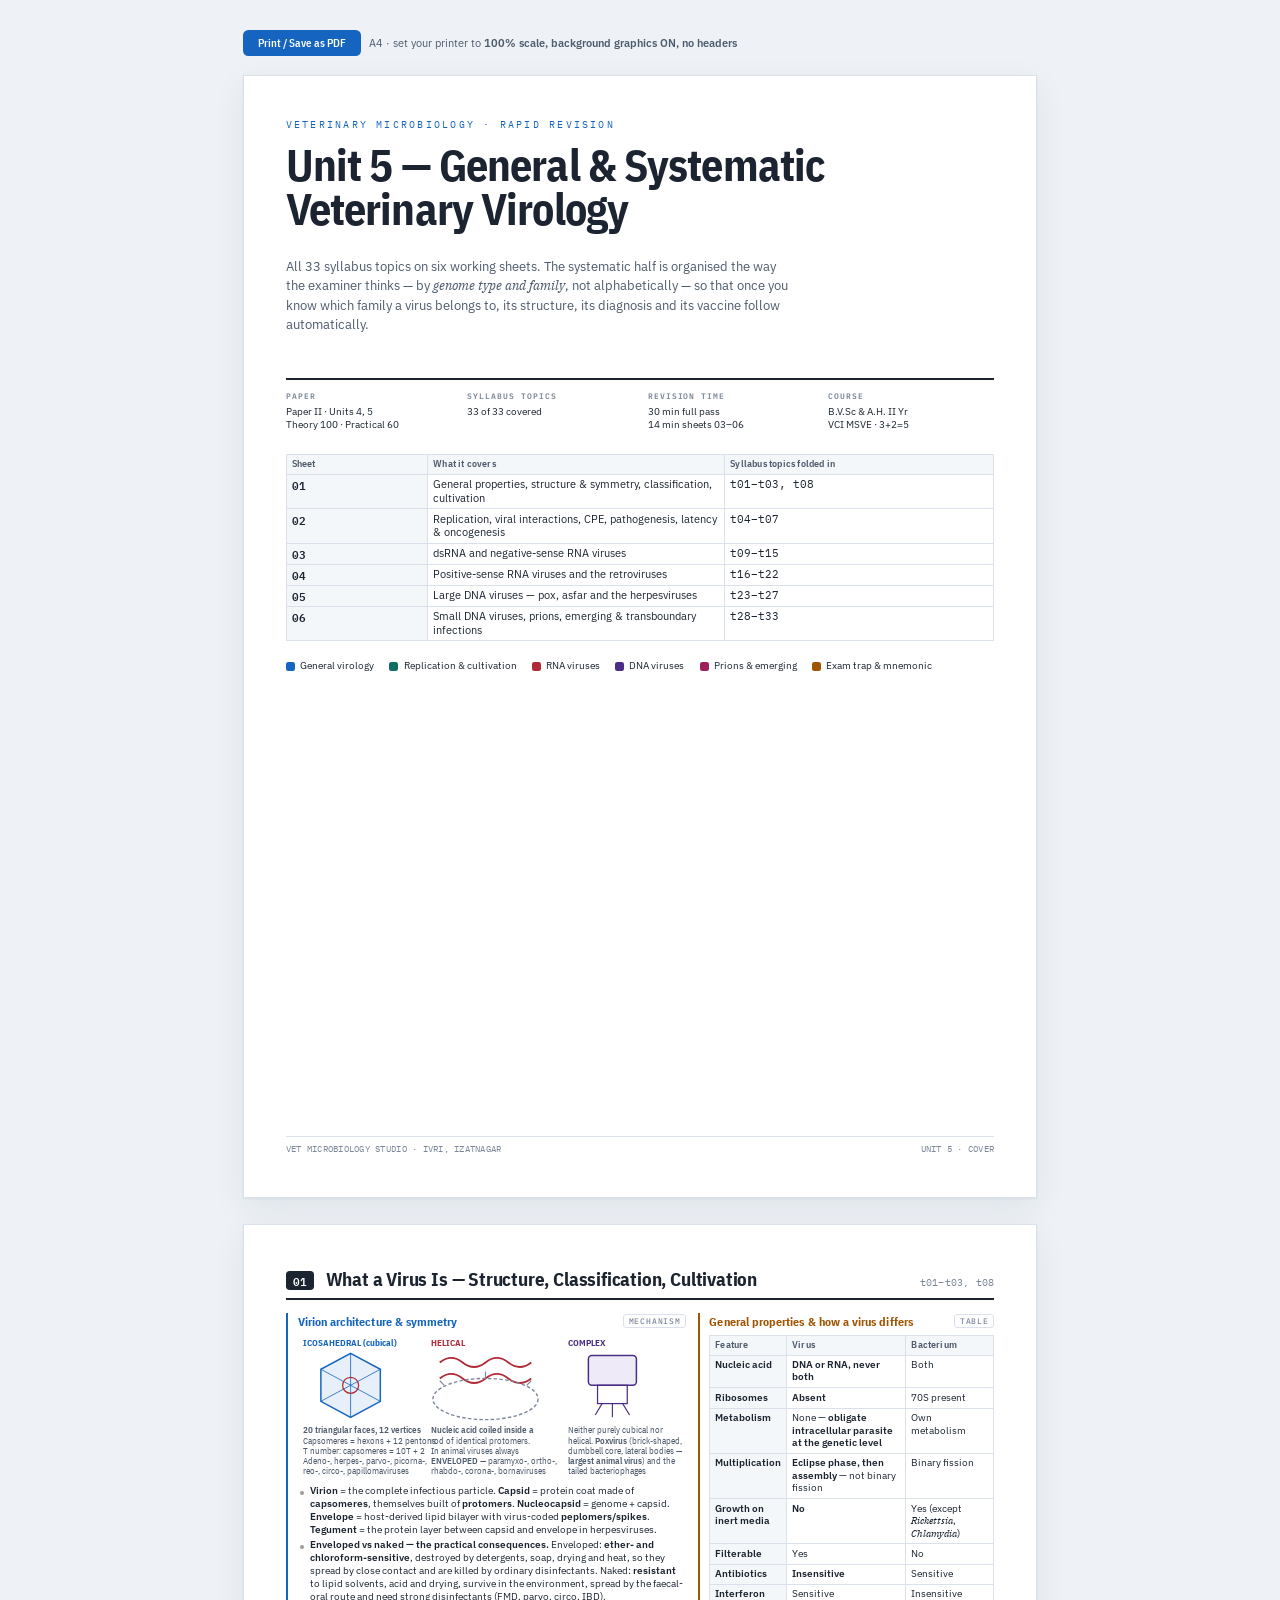
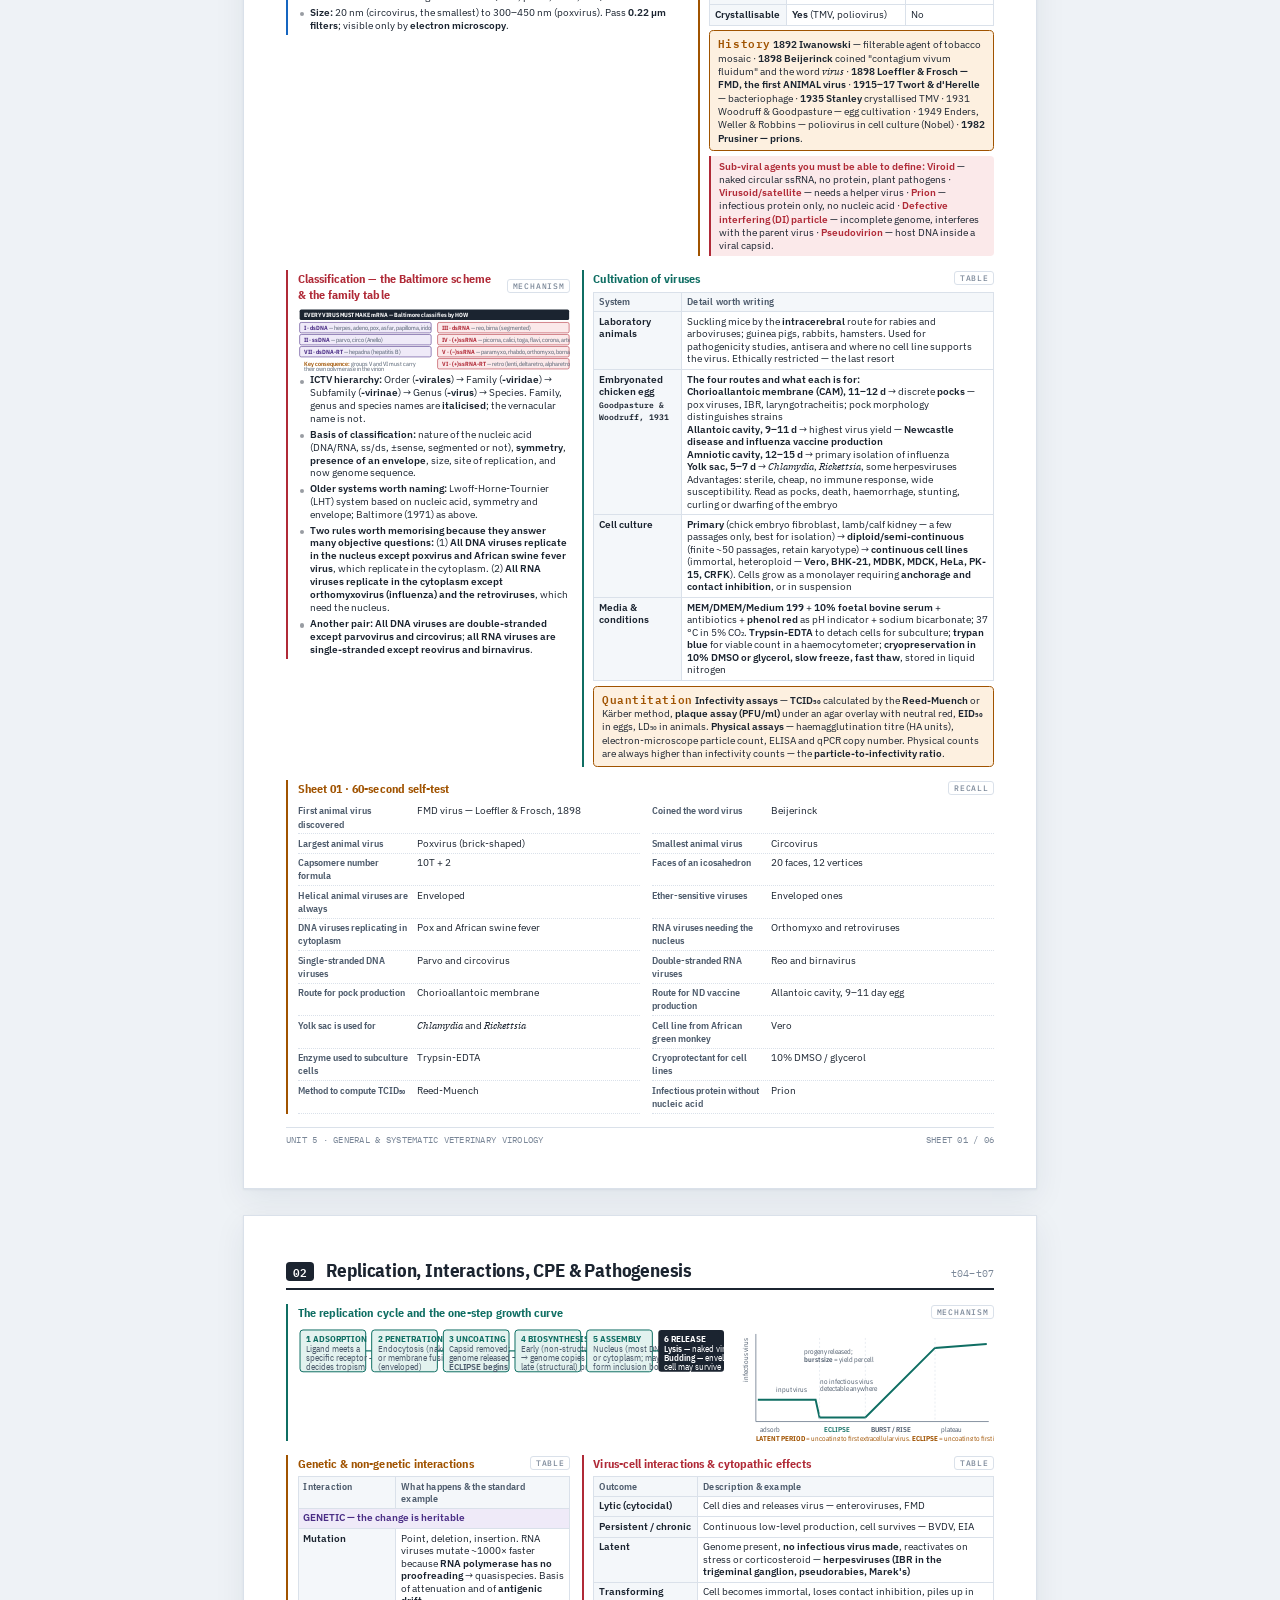
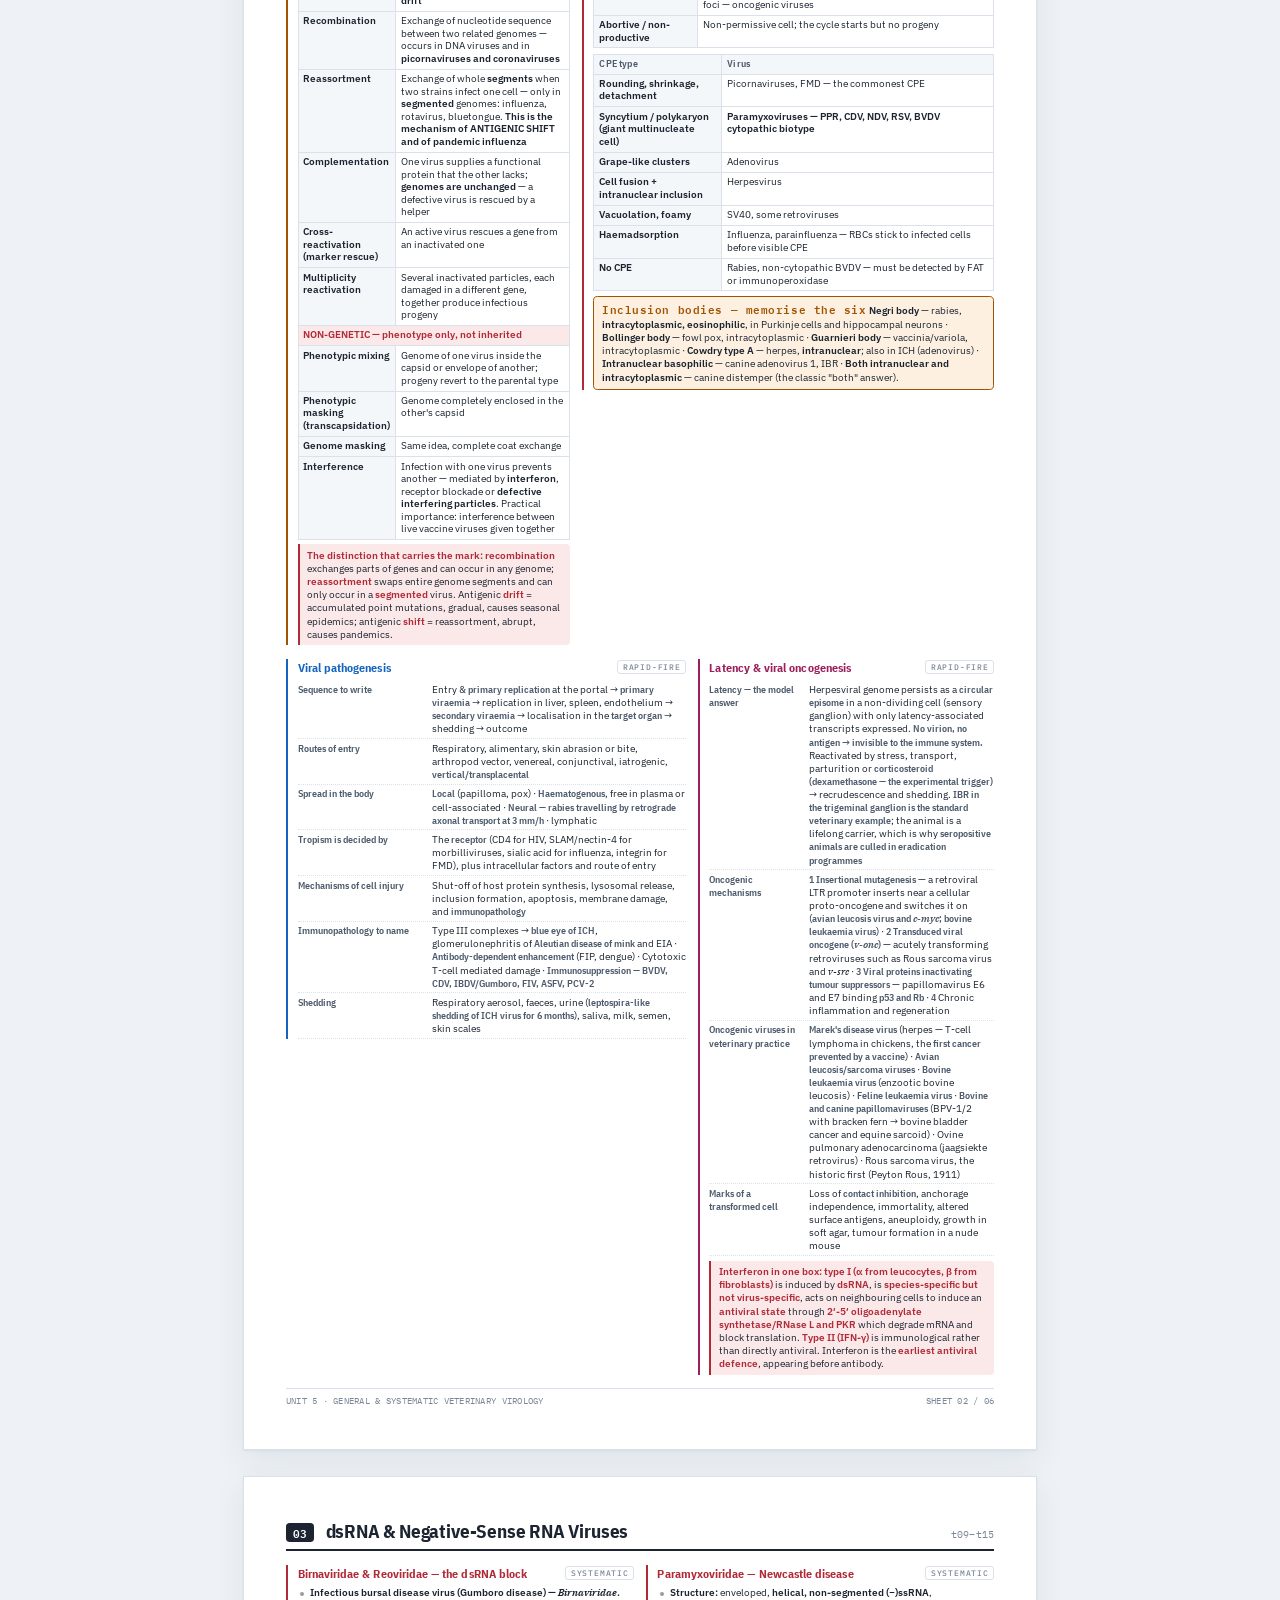
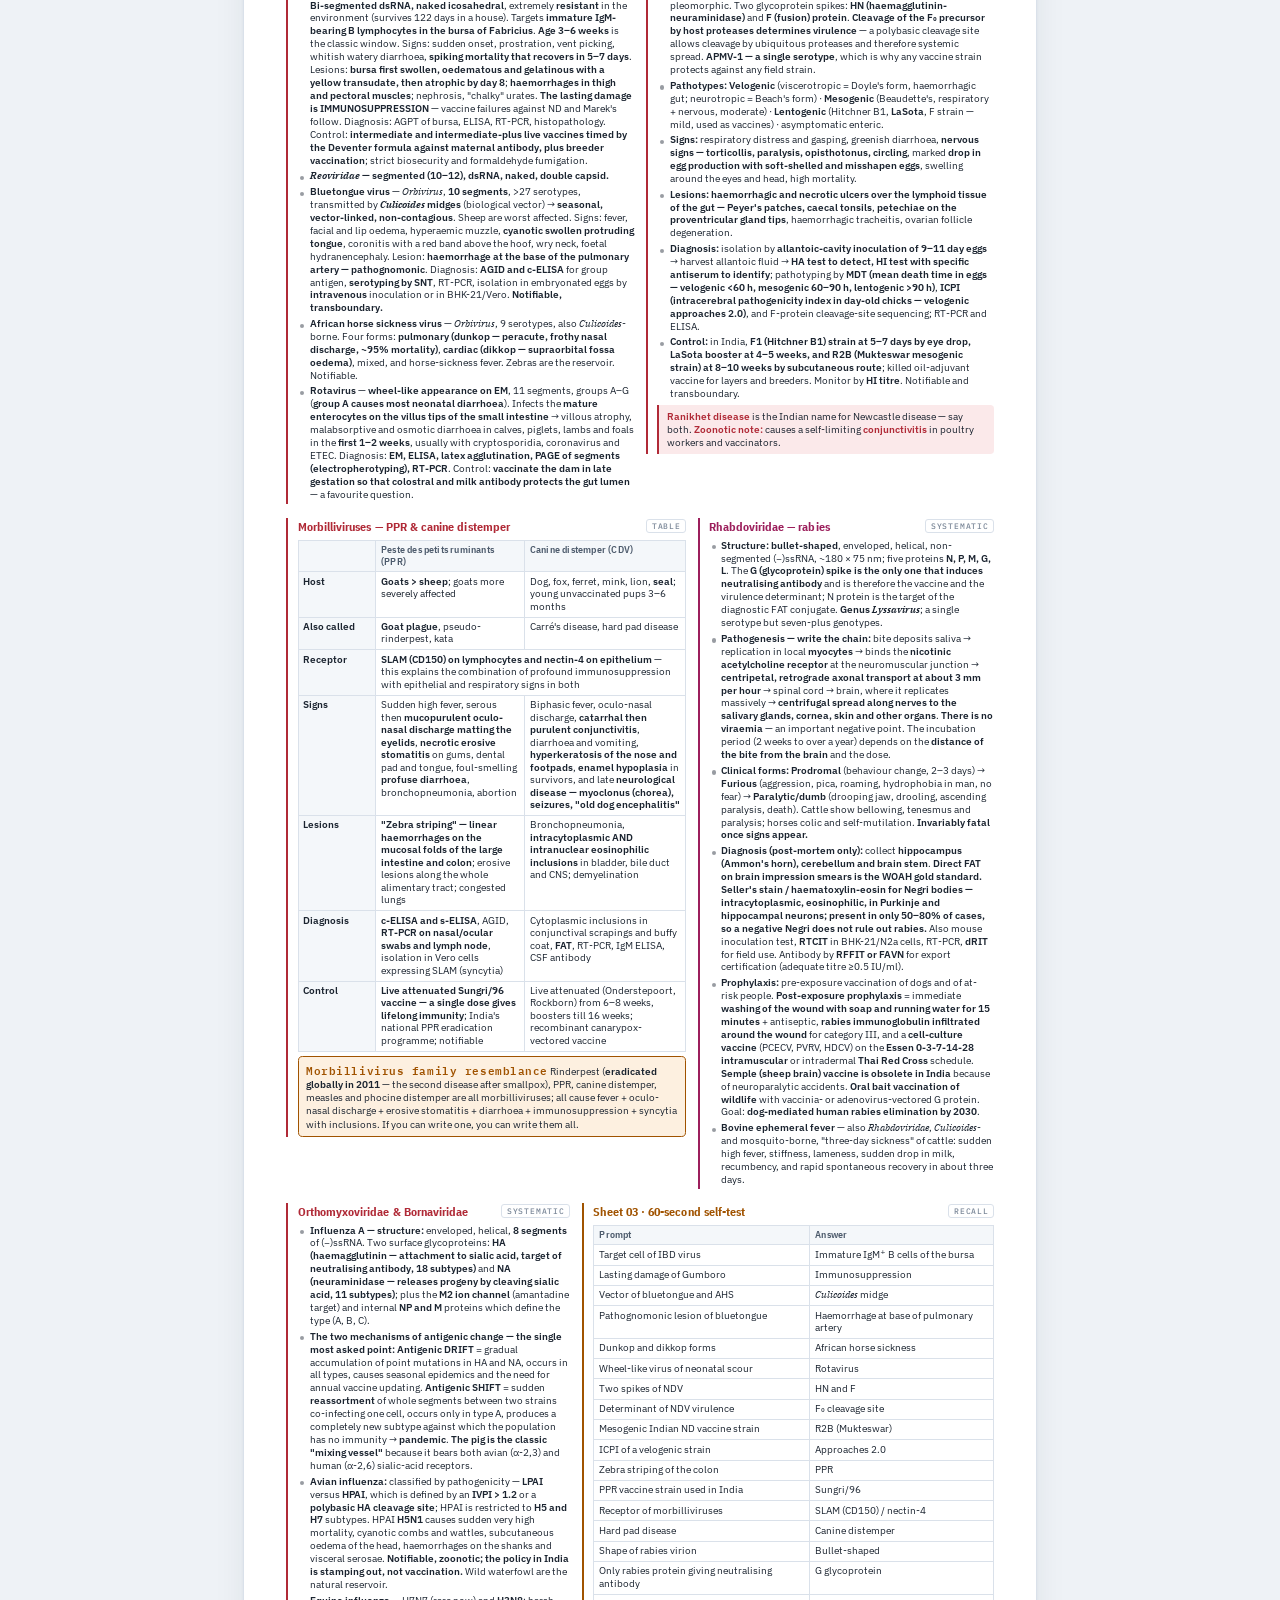
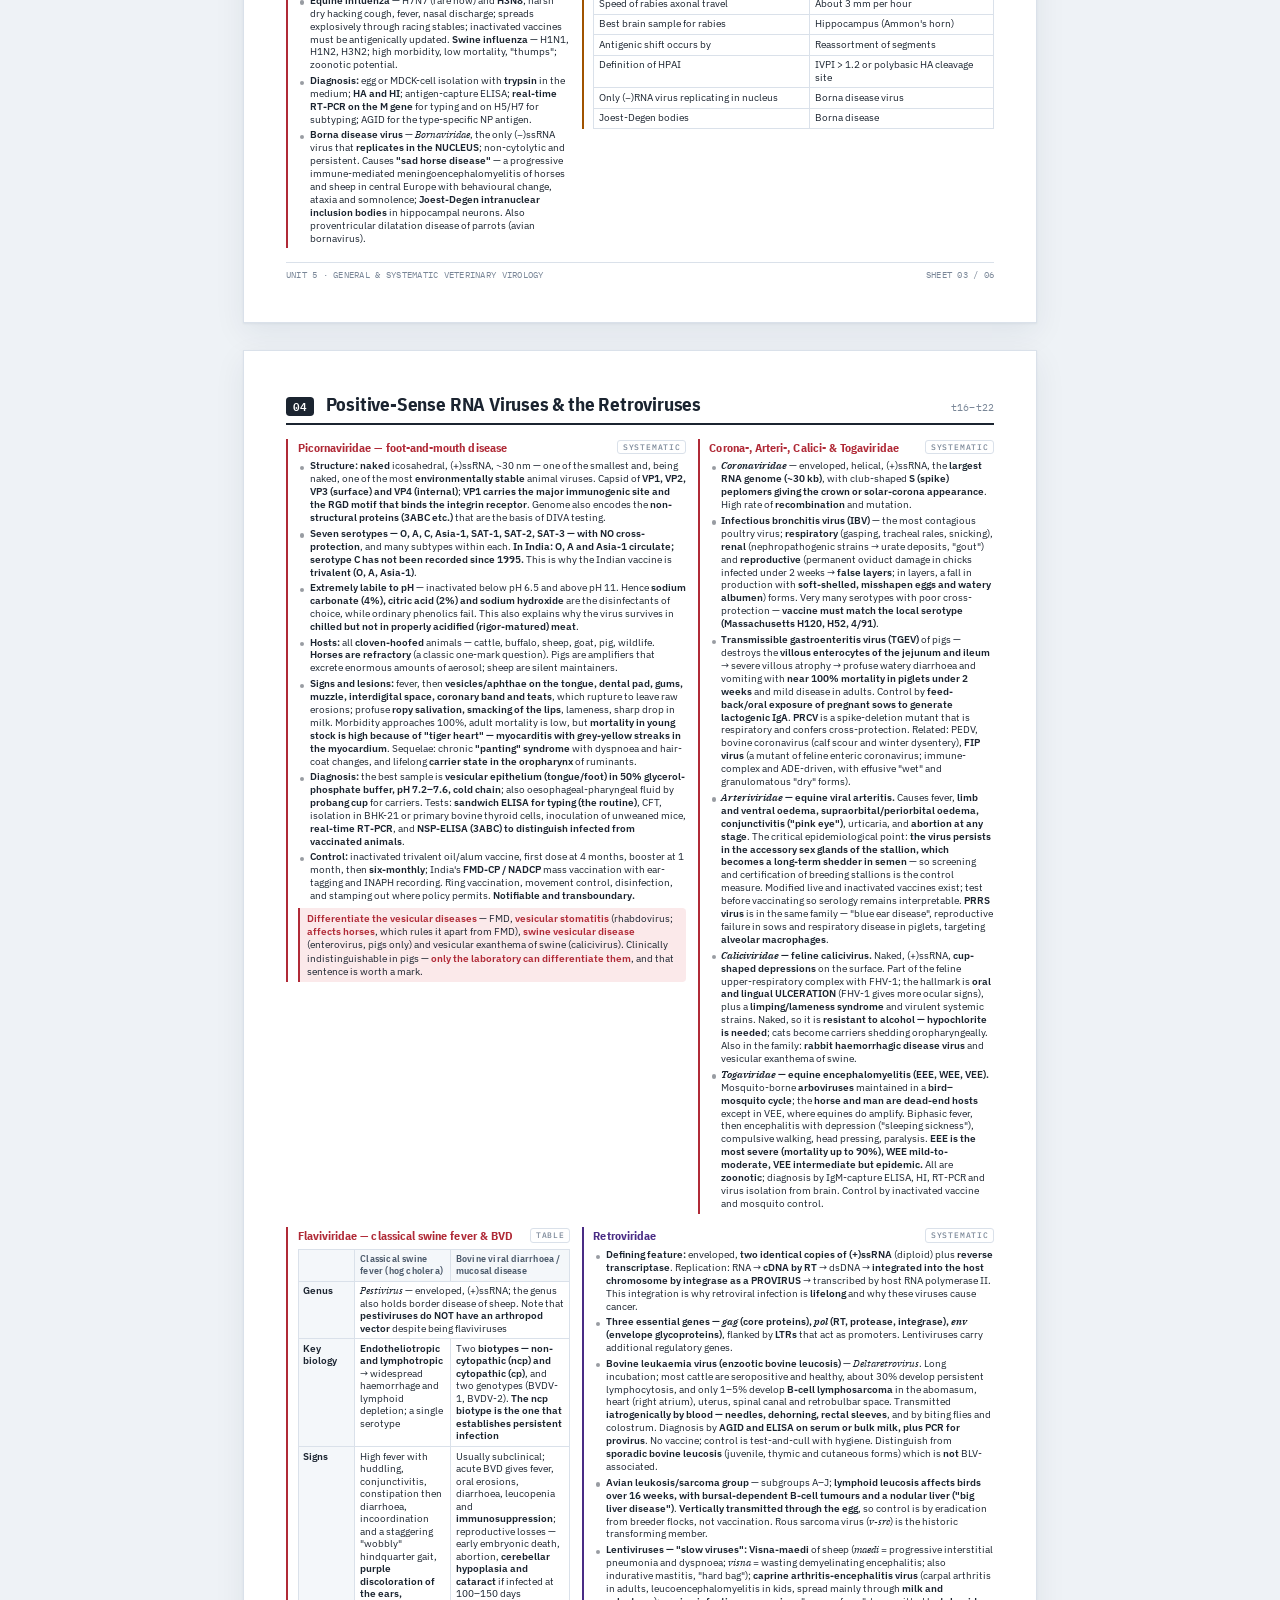
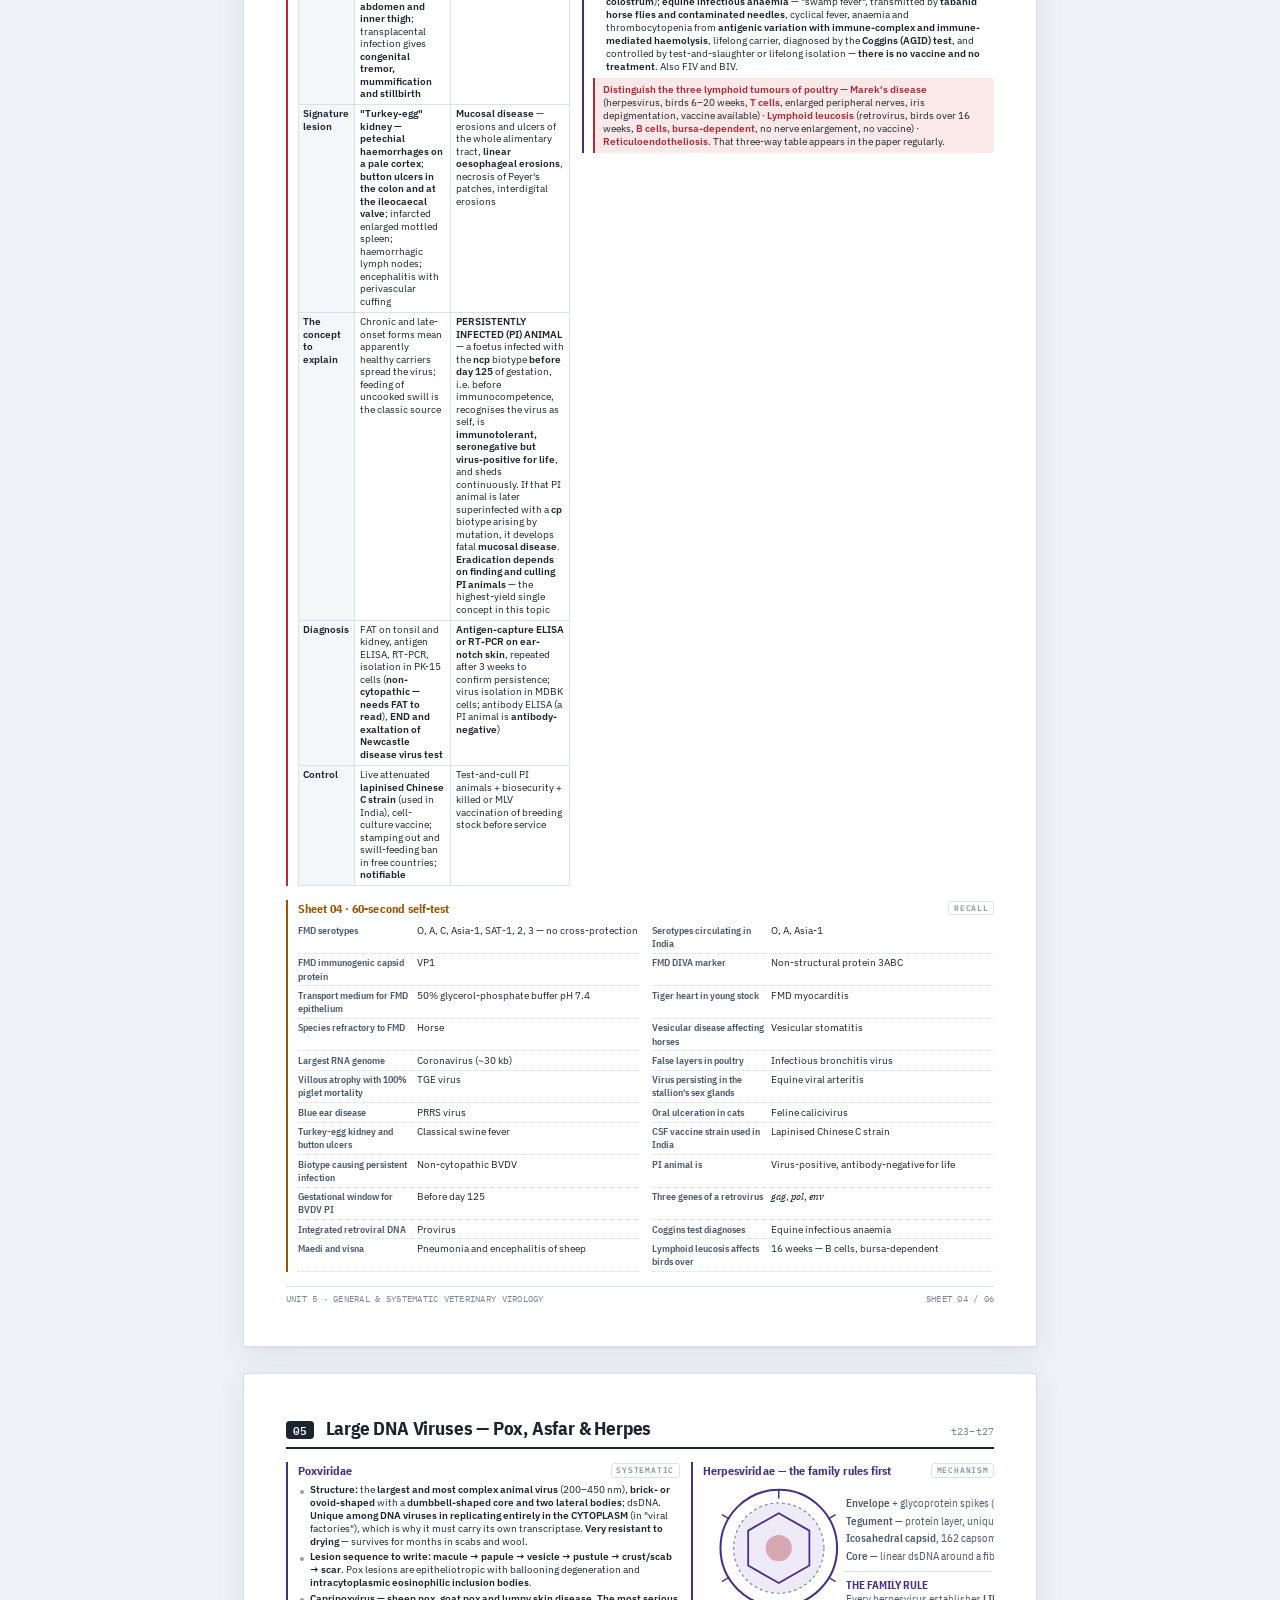
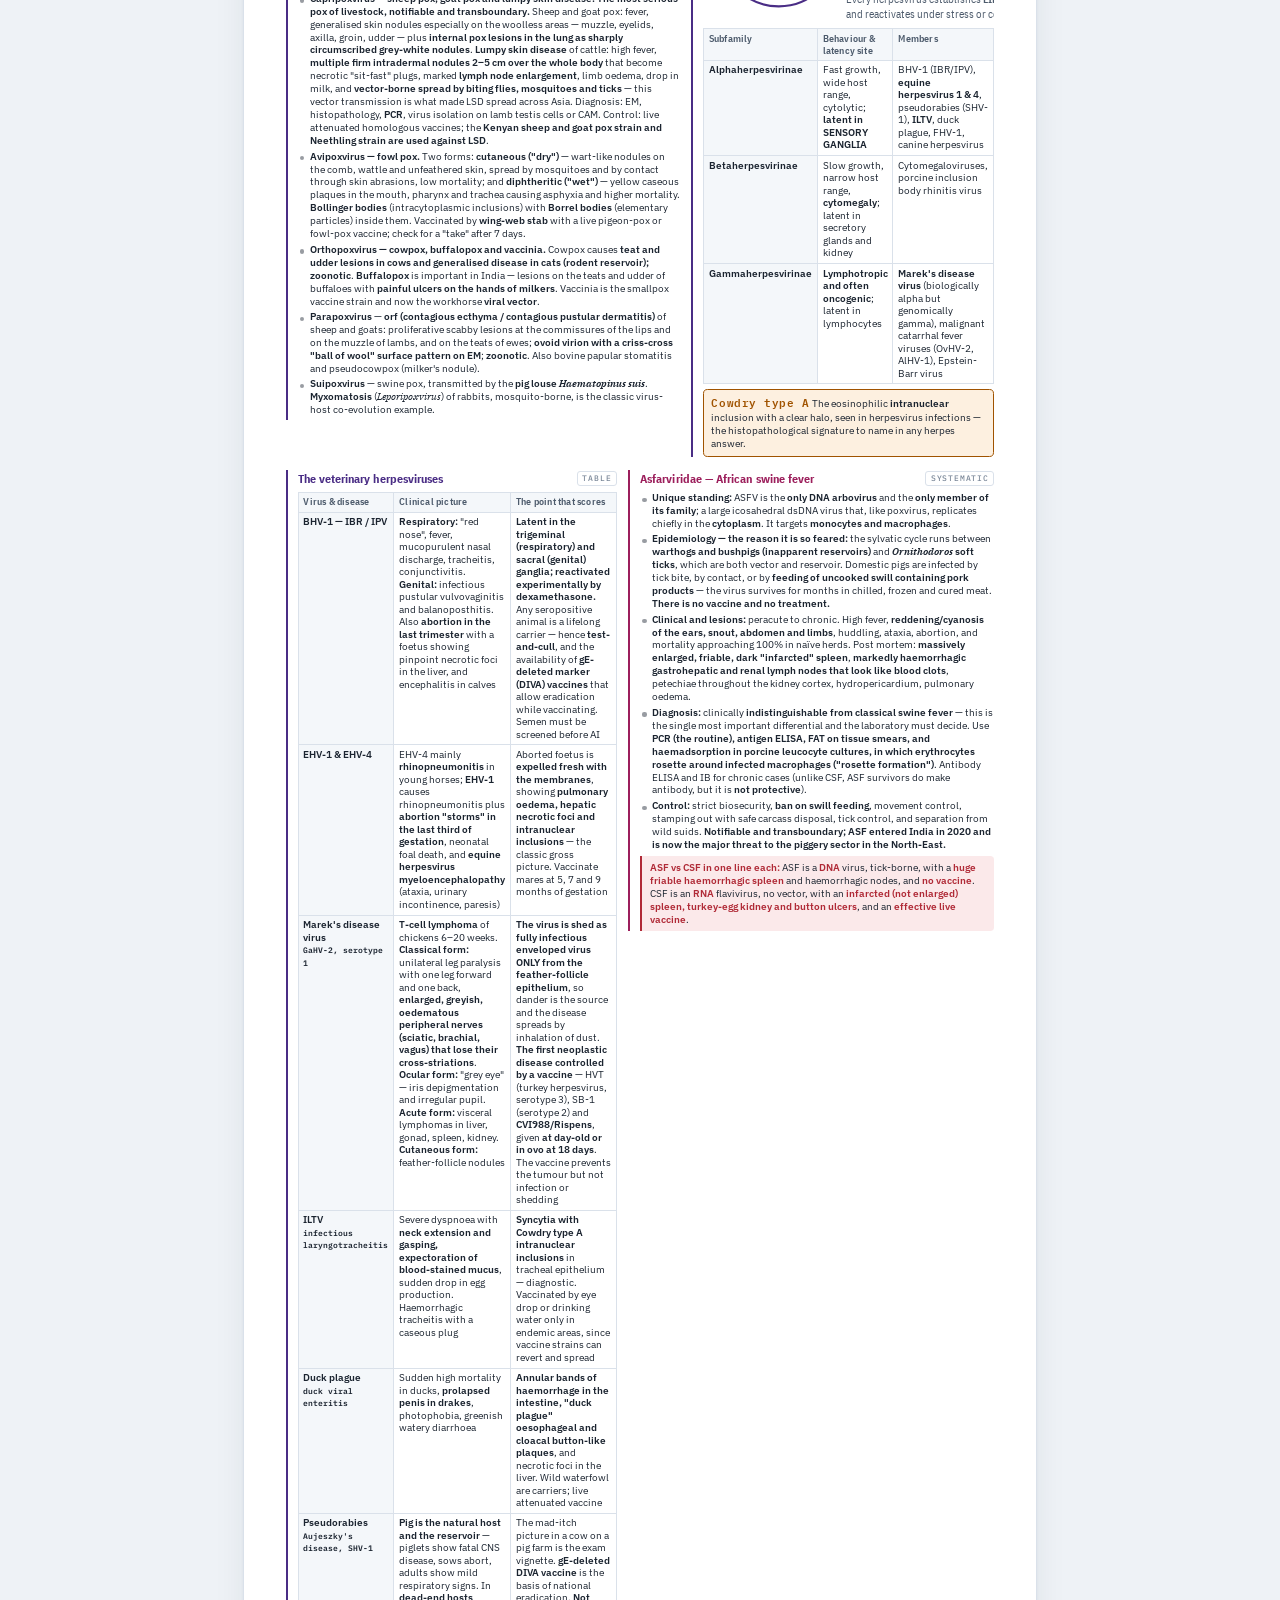
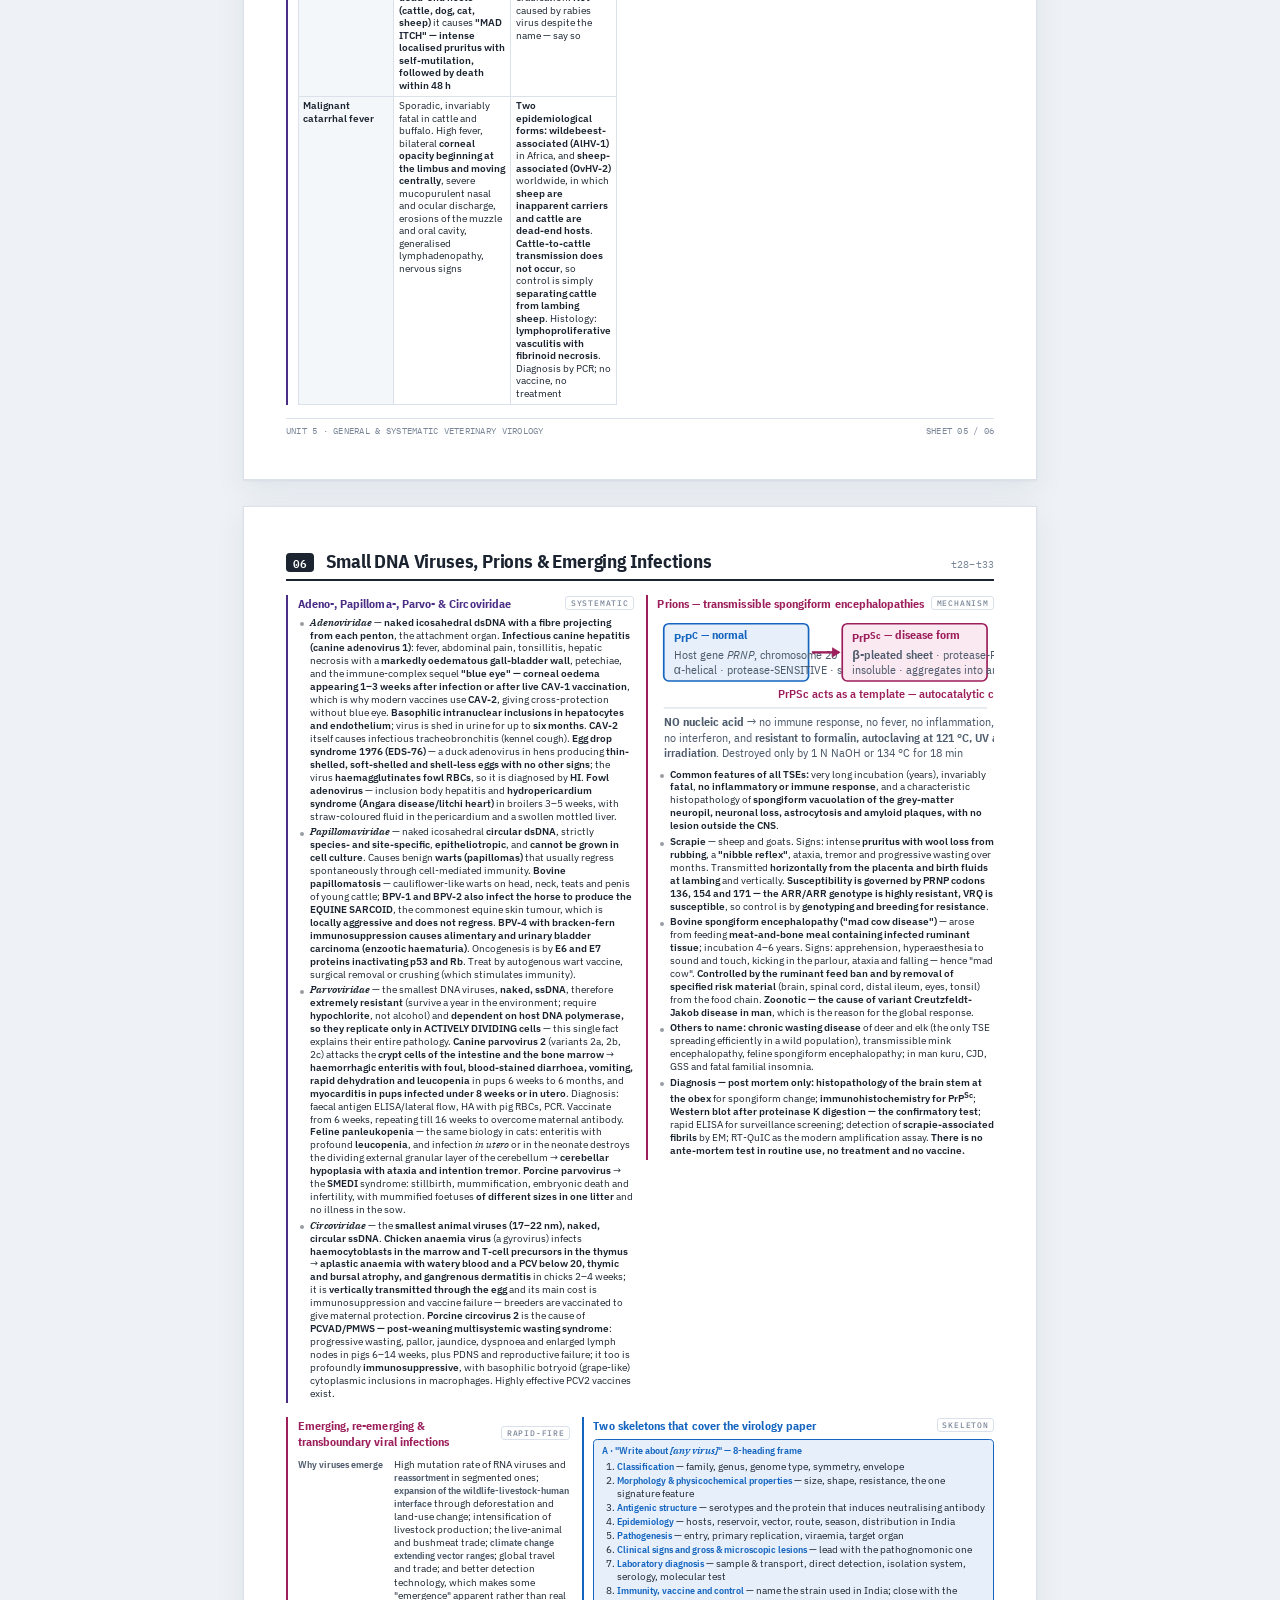
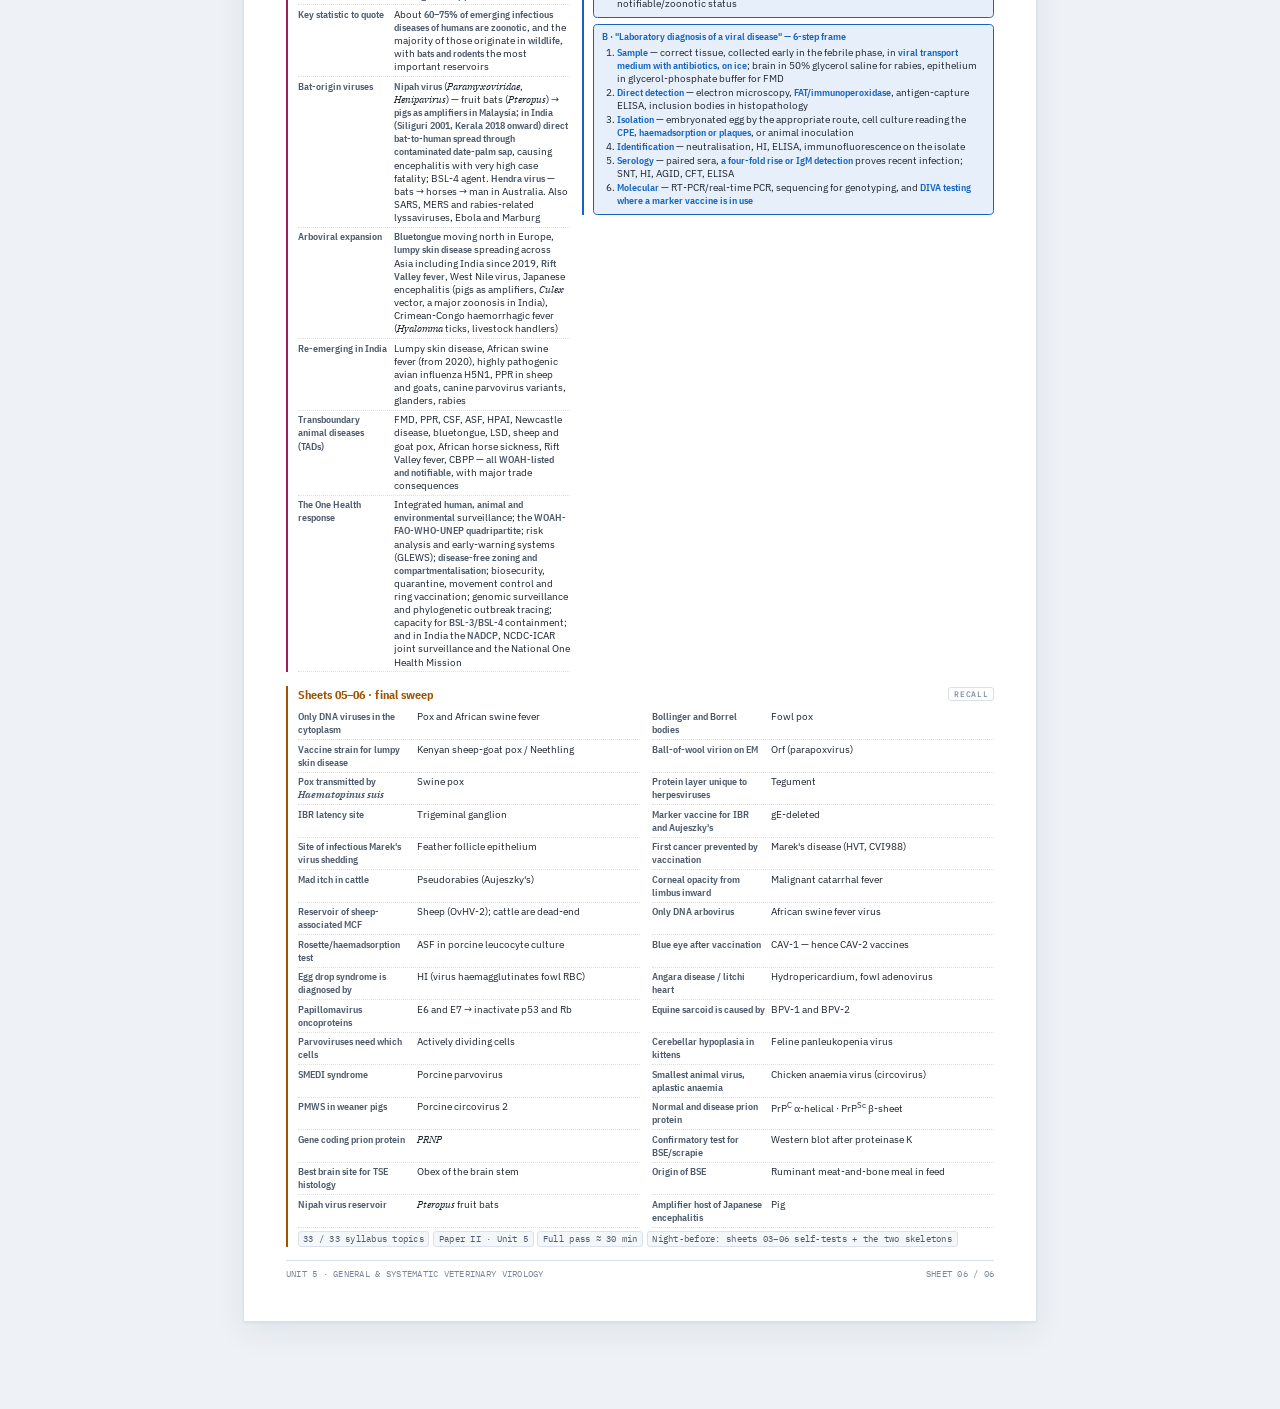
<file: revision/unit5-virology.html>
<!DOCTYPE html>
<html lang="en">
<head>
<meta charset="utf-8">
<meta name="viewport" content="width=device-width, initial-scale=1, viewport-fit=cover">
<meta name="theme-color" content="#1565c0">
<link rel="manifest" href="../manifest.json">
<link rel="icon" href="../images/favicon.ico" sizes="any">
<link rel="apple-touch-icon" href="../images/apple-touch-icon.png">
<meta name="apple-mobile-web-app-capable" content="yes">
<meta name="mobile-web-app-capable" content="yes">
<meta name="apple-mobile-web-app-title" content="Vet Micro">
<title>Virology Rapid Sheets</title>
<link rel="preconnect" href="https://fonts.googleapis.com">
<link rel="preconnect" href="https://fonts.gstatic.com" crossorigin>
<link rel="stylesheet" href="https://fonts.googleapis.com/css2?family=IBM+Plex+Mono:wght@400;500;600&family=IBM+Plex+Sans+Condensed:wght@500;600;700&family=IBM+Plex+Sans:ital,wght@0,400;0,500;0,600;0,700;1,400;1,600&family=IBM+Plex+Serif:ital,wght@1,400;1,600&display=swap">

<style>
:root{
  --paper:#ffffff;
  --ground:#eef2f6;
  --ink:#1b2430;
  --ink-2:#4d5b6c;
  --ink-3:#7a8798;
  --rule:#dae1ea;
  --rule-soft:#eaeff4;
  --tint:#f4f7fa;

  --blue:#1565c0;      /* methylene blue — structural / general */
  --violet:#4a2d85;    /* crystal violet — Gram positive */
  --safranin:#b02a37;  /* safranin — Gram negative */
  --fuchsin:#9c1f5c;   /* carbol fuchsin — acid fast */
  --malachite:#0f6e63; /* malachite green — spore / anaerobe */
  --amber:#a05300;     /* exam trap / must-not-confuse */

  --blue-w:#e7f0fa; --violet-w:#efeaf8; --safranin-w:#fbe9ea;
  --fuchsin-w:#fbe9f2; --malachite-w:#e3f2ef; --amber-w:#fdf0e0;

  --sheet-w:210mm; --sheet-h:297mm; --pad:11mm;
}
@media (prefers-color-scheme:dark){
  :root:not([data-theme="light"]){
    --paper:#161b22; --ground:#0d1117; --ink:#e6edf5; --ink-2:#a9b6c6; --ink-3:#7d8b9c;
    --rule:#2c3542; --rule-soft:#222a34; --tint:#1c232c;
    --blue:#6aa9ee; --violet:#b399ee; --safranin:#f2848d; --fuchsin:#ee8ab6;
    --malachite:#4fc4b2; --amber:#e9a44b;
    --blue-w:#16283d; --violet-w:#241d3b; --safranin-w:#3a1d21;
    --fuchsin-w:#371b2a; --malachite-w:#0f2b28; --amber-w:#33240f;
  }
}
:root[data-theme="dark"]{
  --paper:#161b22; --ground:#0d1117; --ink:#e6edf5; --ink-2:#a9b6c6; --ink-3:#7d8b9c;
  --rule:#2c3542; --rule-soft:#222a34; --tint:#1c232c;
  --blue:#6aa9ee; --violet:#b399ee; --safranin:#f2848d; --fuchsin:#ee8ab6;
  --malachite:#4fc4b2; --amber:#e9a44b;
  --blue-w:#16283d; --violet-w:#241d3b; --safranin-w:#3a1d21;
  --fuchsin-w:#371b2a; --malachite-w:#0f2b28; --amber-w:#33240f;
}

*{box-sizing:border-box}
body{
  background:var(--ground); color:var(--ink);
  font-family:"IBM Plex Sans","Segoe UI",system-ui,sans-serif;
  margin:0; padding:8mm 4mm 16mm;
  -webkit-font-smoothing:antialiased;
}
i,em,.sp{font-family:"IBM Plex Serif","IBM Plex Sans",serif; font-style:italic}
.mono,code{font-family:"IBM Plex Mono",ui-monospace,monospace}

/* ---------- SHEET ---------- */
.sheet{
  width:var(--sheet-w); min-height:var(--sheet-h);
  margin:0 auto 7mm; padding:var(--pad);
  background:var(--paper);
  border:1px solid var(--rule);
  box-shadow:0 1px 2px rgba(20,40,70,.06),0 10px 30px rgba(20,40,70,.07);
  display:flex; flex-direction:column; gap:3.6mm;
  font-size:8.5pt; line-height:1.33;
  position:relative;
}
.sheet-head{
  display:flex; align-items:baseline; gap:3mm;
  border-bottom:1.6pt solid var(--ink); padding-bottom:1.6mm;
}
.sheet-head .no{
  font-family:"IBM Plex Mono",monospace; font-weight:600; font-size:8pt;
  color:var(--paper); background:var(--ink);
  padding:.6mm 1.8mm; border-radius:1mm; letter-spacing:.04em;
}
.sheet-head h2{
  font-family:"IBM Plex Sans Condensed",sans-serif; font-weight:700;
  font-size:14pt; margin:0; letter-spacing:-.01em; text-wrap:balance;
}
.sheet-head .sub{
  font-size:7.4pt; color:var(--ink-3); margin-left:auto; text-align:right;
  font-family:"IBM Plex Mono",monospace; letter-spacing:.02em;
}
.sheet-foot{
  margin-top:auto; padding-top:1.6mm; border-top:.5pt solid var(--rule);
  display:flex; justify-content:space-between;
  font-size:6.6pt; color:var(--ink-3); font-family:"IBM Plex Mono",monospace;
  letter-spacing:.03em;
}

/* ---------- MODULES ---------- */
.row{display:grid; gap:3mm; align-items:start}
.r-2{grid-template-columns:1fr 1fr}
.r-2a{grid-template-columns:1.35fr 1fr}
.r-2b{grid-template-columns:1fr 1.45fr}
.r-3{grid-template-columns:1fr 1fr 1fr}

.mod{border-left:2.2pt solid var(--blue); padding-left:2.6mm}
.mod > h3{
  font-family:"IBM Plex Sans Condensed",sans-serif; font-weight:700;
  font-size:9.2pt; margin:0 0 1.4mm; color:var(--blue);
  letter-spacing:.005em; display:flex; align-items:center; gap:1.6mm;
}
.mod > h3 .kind{
  font-family:"IBM Plex Mono",monospace; font-weight:500; font-size:6pt;
  letter-spacing:.1em; text-transform:uppercase;
  color:var(--ink-3); border:.5pt solid var(--rule);
  padding:.2mm 1.2mm; border-radius:.8mm; margin-left:auto; white-space:nowrap;
}
.m-violet{border-left-color:var(--violet)} .m-violet > h3{color:var(--violet)}
.m-safranin{border-left-color:var(--safranin)} .m-safranin > h3{color:var(--safranin)}
.m-fuchsin{border-left-color:var(--fuchsin)} .m-fuchsin > h3{color:var(--fuchsin)}
.m-malachite{border-left-color:var(--malachite)} .m-malachite > h3{color:var(--malachite)}
.m-amber{border-left-color:var(--amber)} .m-amber > h3{color:var(--amber)}

/* ---------- TABLES ---------- */
table{border-collapse:collapse; width:100%; font-size:7.5pt; line-height:1.25}
th,td{border:.5pt solid var(--rule); padding:.9mm 1.3mm; text-align:left; vertical-align:top}
thead th{
  background:var(--tint); font-family:"IBM Plex Sans Condensed",sans-serif;
  font-weight:600; font-size:7.2pt; color:var(--ink-2);
  letter-spacing:.02em;
}
tbody th{background:var(--tint); font-weight:600; width:20%}
td .mono,th .mono{font-size:7pt}
.tw{overflow-x:auto}
.num{font-variant-numeric:tabular-nums}

/* ---------- LISTS ---------- */
ul.k{margin:0; padding-left:3.2mm; list-style:none}
ul.k li{position:relative; margin:0 0 .7mm}
ul.k li::before{
  content:""; position:absolute; left:-2.6mm; top:1.5mm;
  width:1.1mm; height:1.1mm; background:currentColor; opacity:.45; border-radius:50%;
}
ol.k{margin:0; padding-left:4.2mm; font-size:8pt}
ol.k li{margin:0 0 .7mm}
b,strong{font-weight:600}

/* ---------- FACT BANK (objective ammo) ---------- */
.bank{display:grid; grid-template-columns:1fr 1fr; gap:0 3mm}
.bank.one{grid-template-columns:1fr}
.bank div{
  border-bottom:.5pt dotted var(--rule); padding:.7mm 0;
  font-size:7.4pt; display:flex; gap:1.6mm;
}
.bank div b{
  flex:0 0 33%; font-weight:600; color:var(--ink-2);
  font-family:"IBM Plex Sans Condensed",sans-serif;
}
.bank div span{flex:1}

/* ---------- CHIPS / MNEMONIC ---------- */
.mnem{
  background:var(--amber-w); border:.5pt solid var(--amber);
  border-radius:1.2mm; padding:1.4mm 2mm; font-size:7.5pt;
}
.mnem .key{
  font-family:"IBM Plex Mono",monospace; font-weight:600;
  color:var(--amber); font-size:8.4pt; letter-spacing:.05em;
}
.trap{
  background:var(--safranin-w); border-left:1.6pt solid var(--safranin);
  padding:1.2mm 2mm; font-size:7.4pt; border-radius:0 1mm 1mm 0;
}
.trap b{color:var(--safranin)}
.skel{
  background:var(--blue-w); border:.5pt solid var(--blue);
  border-radius:1.2mm; padding:1.4mm 2mm; font-size:7.3pt;
}
.skel b{color:var(--blue); font-family:"IBM Plex Sans Condensed",sans-serif}
.skel ol{margin:.8mm 0 0; padding-left:4mm}
.skel li{margin-bottom:.3mm}

.tags{display:flex; flex-wrap:wrap; gap:1mm; margin-top:1mm}
.tag{
  font-family:"IBM Plex Mono",monospace; font-size:6.4pt; letter-spacing:.03em;
  border:.5pt solid var(--rule); border-radius:.8mm; padding:.3mm 1.2mm;
  color:var(--ink-2); background:var(--tint);
}

svg{display:block; width:100%; height:auto}
svg text{font-family:"IBM Plex Sans Condensed",sans-serif}

/* ---------- COVER ---------- */
.cover{justify-content:center; gap:0}
.cover .brand{
  font-family:"IBM Plex Mono",monospace; font-size:7.6pt; letter-spacing:.22em;
  text-transform:uppercase; color:var(--blue); margin-bottom:3mm;
}
.cover h1{
  font-family:"IBM Plex Sans Condensed",sans-serif; font-size:33pt;
  font-weight:700; line-height:1.02; margin:0 0 3mm; letter-spacing:-.02em;
  text-wrap:balance; max-width:150mm;
}
.cover .lede{font-size:10pt; color:var(--ink-2); max-width:135mm; line-height:1.45}
.cover .meta{
  margin-top:8mm; padding-top:3mm; border-top:1.6pt solid var(--ink);
  display:grid; grid-template-columns:repeat(4,1fr); gap:4mm; font-size:7.4pt;
}
.cover .meta b{
  display:block; font-family:"IBM Plex Mono",monospace; font-size:6.2pt;
  letter-spacing:.12em; text-transform:uppercase; color:var(--ink-3); margin-bottom:.8mm;
}
.cover .plan{margin-top:6mm}
.cover .plan table{font-size:8pt}
.legend{display:flex; flex-wrap:wrap; gap:2mm 4mm; margin-top:5mm; font-size:7.2pt}
.legend span{display:flex; align-items:center; gap:1.4mm}
.legend i{width:2.4mm; height:2.4mm; border-radius:.6mm; display:block}

/* ---------- PRINT ---------- */
@media print{
  @page{size:A4; margin:9mm 8mm}
  body{background:#fff; padding:0}
  .sheet{
    width:auto; min-height:0; margin:0; padding:0;
    box-shadow:none; border:0;
    display:block;
  }
  .sheet.cover{break-after:page; page-break-after:always}
  .sheet + .sheet{padding-top:2mm!important}
  .sheet > *{margin-bottom:3.4mm}
  .sheet-head{
    break-after:avoid; page-break-after:avoid;
    position:relative;
  }
  .sheet-foot{display:none}
  .cover{min-height:0}
  /* keep every teaching unit whole on one page */
  .skel, .mnem, .trap, svg{
    break-inside:avoid; page-break-inside:avoid;
  }
  .mod, .bank{break-inside:auto; page-break-inside:auto}
  .row{break-inside:auto; page-break-inside:auto}
  table{break-inside:auto}
  tr{break-inside:avoid; page-break-inside:avoid}
  thead{display:table-header-group}
  h3{break-after:avoid; page-break-after:avoid}
  .toolbar{display:none}
}
.toolbar{
  max-width:var(--sheet-w); margin:0 auto 5mm; display:flex; gap:2mm;
  align-items:center; font-size:8pt; color:var(--ink-2);
}
.toolbar button{
  font-family:"IBM Plex Sans Condensed",sans-serif; font-size:8pt; font-weight:600;
  background:var(--blue); color:#fff; border:0; border-radius:1.4mm;
  padding:1.6mm 4mm; cursor:pointer;
}
.toolbar button:focus-visible{outline:2px solid var(--amber); outline-offset:2px}
@media screen and (max-width:230mm){
  body{padding:4mm 0 10mm}
  .sheet{width:100%; min-height:auto; padding:6mm; font-size:9.5pt}
  .toolbar{max-width:100%; padding:0 6mm}
  .r-2,.r-2a,.r-2b,.r-3{grid-template-columns:1fr}
  .bank{grid-template-columns:1fr}
}
@media (prefers-reduced-motion:reduce){*{animation:none!important; transition:none!important}}
@media print{
  .toolbar{display:none!important}
  .sheet{width:auto!important; min-height:0!important; padding:0!important; font-size:8.5pt!important}
  .r-2{grid-template-columns:1fr 1fr!important}
  .r-2a{grid-template-columns:1.35fr 1fr!important}
  .r-2b{grid-template-columns:1fr 1.45fr!important}
  .r-3{grid-template-columns:1fr 1fr 1fr!important}
  .bank{grid-template-columns:1fr 1fr!important}
  .bank.one{grid-template-columns:1fr!important}
}

/* ---------- PRINT-ONLY REFLOW VERSIONS OF THE WIDE DIAGRAMS ---------- */
.print-alt{display:none}

/* ================= LARGE-PRINT EDITION (paper only) ================= */
@media print{
  @page{size:A4; margin:13mm 14mm 14mm}
  html{-webkit-print-color-adjust:exact; print-color-adjust:exact}

  .sheet{font-size:11pt!important; line-height:1.45!important}
  .sheet > *{margin-bottom:5mm!important}
  .row{display:block!important}
  .row > *{margin-bottom:5.5mm}
  .mod{padding-left:3.5mm!important; border-left-width:2.6pt!important}

  .sheet-head{padding-bottom:2mm!important; margin-bottom:6mm!important}
  .sheet-head h2{font-size:18pt!important}
  .sheet-head .no{font-size:11pt!important; padding:.8mm 2.4mm!important}
  .sheet-head .sub{font-size:9.5pt!important}
  .mod > h3{font-size:13.5pt!important; margin-bottom:2.2mm!important}
  .mod > h3 .kind{font-size:8pt!important; padding:.3mm 1.6mm!important}

  ul.k, ol.k{font-size:11pt!important}
  ul.k li{margin-bottom:1.4mm!important}
  ul.k li::before{top:2.2mm!important; width:1.5mm!important; height:1.5mm!important}

  table{font-size:10pt!important; line-height:1.4!important}
  th, td{padding:1.4mm 2mm!important}
  thead th{font-size:10pt!important}
  .sheet .mono, .sheet [style*="font-size"]:not(table){font-size:inherit!important}
  td .mono, th .mono{font-size:9.5pt!important}

  .bank{grid-template-columns:1fr 1fr!important; gap:0 5mm!important}
  .bank.one{grid-template-columns:1fr!important}
  .bank div{font-size:10.5pt!important; padding:1.2mm 0!important; gap:2.4mm!important}
  .bank div b{flex:0 0 36%!important}

  .mnem, .trap, .skel{font-size:10.5pt!important; line-height:1.45!important; padding:2.4mm 3mm!important}
  .mnem .key{font-size:11pt!important}
  .skel ol{padding-left:5.5mm!important}
  .skel li{margin-bottom:.9mm!important}
  .tag{font-size:9pt!important; padding:.6mm 2mm!important}

  .cover h1{font-size:34pt!important}
  .cover .brand{font-size:10pt!important}
  .cover .lede{font-size:13pt!important; max-width:none!important}
  .cover .meta{font-size:10.5pt!important}
  .cover .meta b{font-size:8.5pt!important}
  .cover .plan table{font-size:11pt!important}
  .legend{font-size:10.5pt!important}
  .legend i{width:3.4mm!important; height:3.4mm!important}

  svg{width:var(--pw,100%)!important; max-width:100%!important; margin:1mm auto 3mm!important}
  svg.wide{display:none!important}
  .print-alt{display:block!important; font-size:10.5pt; line-height:1.45}
  .print-alt, .pa-box{break-inside:avoid; page-break-inside:avoid}
  .pa-root{display:inline-block; font-weight:700; border:1.2pt solid var(--ink); border-radius:1mm; padding:1.6mm 3.5mm; margin-bottom:3mm}
  .pa-cols{display:grid; grid-template-columns:1fr 1fr; gap:4mm}
  .pa-steps{display:grid; grid-template-columns:1fr 1fr 1fr; gap:3mm; margin-bottom:3mm}
  .pa-q{font-family:"IBM Plex Mono",monospace; font-size:9.5pt; font-weight:600; color:var(--amber); letter-spacing:.03em; margin:0 0 2mm}
  .pa-box{border:1pt solid var(--ink-3); border-radius:1.2mm; padding:2.2mm 3mm; margin-bottom:3mm}
  .pa-box > b:first-child{display:block; font-family:"IBM Plex Sans Condensed",sans-serif; font-size:11pt; margin-bottom:1mm}
  .pa-box b.in{display:inline; font-family:inherit; font-size:inherit; margin:0}
  .pa-box.v{border-color:var(--violet); background:var(--violet-w)} .pa-box.v > b:first-child{color:var(--violet)}
  .pa-box.r{border-color:var(--safranin); background:var(--safranin-w)} .pa-box.r > b:first-child{color:var(--safranin)}
  .pa-box.g{border-color:var(--malachite); background:var(--malachite-w)} .pa-box.g > b:first-child{color:var(--malachite)}
  .pa-box.a{border-color:var(--amber); background:var(--amber-w)} .pa-box.a > b:first-child{color:var(--amber)}
  .pa-box.k{border-color:var(--ink); background:var(--tint)}
  .pa-mono{display:block; font-family:"IBM Plex Mono",monospace; white-space:pre; font-size:10.5pt; margin:1mm 0 1.5mm}
  .pa-temp{display:block; font-family:"IBM Plex Mono",monospace; font-weight:600; margin-bottom:1mm}
  .pa-ol{margin:1mm 0 2mm; padding-left:5.5mm}
  .pa-ol li{margin-bottom:1mm}
}

@media print{
  .pa-steps.four{grid-template-columns:repeat(4,1fr)}
  .pa-box.b{border-color:var(--blue); background:var(--blue-w)} .pa-box.b > b:first-child{color:var(--blue)}
  .pa-box.f{border-color:var(--fuchsin); background:var(--fuchsin-w)} .pa-box.f > b:first-child{color:var(--fuchsin)}
  .pa-box.k > b:first-child:last-child{margin:0}
  .pa-down{text-align:center; font-size:13pt; line-height:1; margin:-1.5mm 0 1.5mm; color:var(--safranin)}
  .pa-note{margin:0 0 2mm}
  .pa-side{grid-template-columns:64mm 1fr; align-items:center}
  .pa-side > svg{margin:0!important}
}
</style>
</head>

<body>
<div class="toolbar">
  <button onclick="window.print()">Print / Save as PDF</button>
  <span>A4 &middot; set your printer to <b>100% scale, background graphics ON, no headers</b></span>
</div>

<!-- ============================== COVER ============================== -->
<section class="sheet cover">
  <div class="brand">Veterinary Microbiology &middot; Rapid Revision</div>
  <h1>Unit 5 — General &amp; Systematic Veterinary Virology</h1>
  <p class="lede">All 33 syllabus topics on six working sheets. The systematic half is organised the way the examiner thinks — by <i>genome type and family</i>, not alphabetically — so that once you know which family a virus belongs to, its structure, its diagnosis and its vaccine follow automatically.</p>

  <div class="meta">
    <div><b>Paper</b>Paper II · Units 4, 5<br>Theory 100 · Practical 60</div>
    <div><b>Syllabus topics</b>33 of 33 covered</div>
    <div><b>Revision time</b>30 min full pass<br>14 min sheets 03–06</div>
    <div><b>Course</b>B.V.Sc &amp; A.H. II Yr<br>VCI MSVE · 3+2=5</div>
  </div>

  <div class="plan">
    <table>
      <thead><tr><th style="width:12%">Sheet</th><th style="width:42%">What it covers</th><th>Syllabus topics folded in</th></tr></thead>
      <tbody>
        <tr><th class="mono">01</th><td>General properties, structure &amp; symmetry, classification, cultivation</td><td class="mono">t01–t03, t08</td></tr>
        <tr><th class="mono">02</th><td>Replication, viral interactions, CPE, pathogenesis, latency &amp; oncogenesis</td><td class="mono">t04–t07</td></tr>
        <tr><th class="mono">03</th><td>dsRNA and negative-sense RNA viruses</td><td class="mono">t09–t15</td></tr>
        <tr><th class="mono">04</th><td>Positive-sense RNA viruses and the retroviruses</td><td class="mono">t16–t22</td></tr>
        <tr><th class="mono">05</th><td>Large DNA viruses — pox, asfar and the herpesviruses</td><td class="mono">t23–t27</td></tr>
        <tr><th class="mono">06</th><td>Small DNA viruses, prions, emerging &amp; transboundary infections</td><td class="mono">t28–t33</td></tr>
      </tbody>
    </table>
  </div>

  <div class="legend">
    <span><i style="background:var(--blue)"></i> General virology</span>
    <span><i style="background:var(--malachite)"></i> Replication &amp; cultivation</span>
    <span><i style="background:var(--safranin)"></i> RNA viruses</span>
    <span><i style="background:var(--violet)"></i> DNA viruses</span>
    <span><i style="background:var(--fuchsin)"></i> Prions &amp; emerging</span>
    <span><i style="background:var(--amber)"></i> Exam trap &amp; mnemonic</span>
  </div>

  <div class="sheet-foot">
    <span>VET MICROBIOLOGY STUDIO · IVRI, IZATNAGAR</span>
    <span>UNIT 5 · COVER</span>
  </div>
</section>

<!-- ============================== SHEET 01 ============================== -->
<section class="sheet">
  <div class="sheet-head">
    <span class="no">01</span>
    <h2>What a Virus Is — Structure, Classification, Cultivation</h2>
    <span class="sub">t01–t03, t08</span>
  </div>

  <div class="row r-2a">
    <div class="mod">
      <h3>Virion architecture &amp; symmetry <span class="kind">mechanism</span></h3>
      <svg class="wide" style="--pw:166mm" viewBox="0 0 340 128" role="img" aria-label="Icosahedral, helical and complex viral symmetry with envelope and nucleocapsid labelled">
        <g font-size="7.6">
          <!-- icosahedral -->
          <text x="4" y="10" font-weight="700" fill="var(--blue)">ICOSAHEDRAL (cubical)</text>
          <polygon points="46,16 72,30 72,58 46,72 20,58 20,30" fill="var(--blue-w)" stroke="var(--blue)" stroke-width="1.3"/>
          <g stroke="var(--blue)" stroke-width=".7"><line x1="46" y1="16" x2="46" y2="72"/><line x1="20" y1="30" x2="72" y2="58"/><line x1="72" y1="30" x2="20" y2="58"/></g>
          <circle cx="46" cy="44" r="7" fill="none" stroke="var(--safranin)" stroke-width="1.1"/>
          <text x="4" y="86" fill="var(--ink-2)"><tspan font-weight="600">20 triangular faces, 12 vertices</tspan></text>
          <text x="4" y="95" fill="var(--ink-2)">Capsomeres = hexons + 12 pentons</text>
          <text x="4" y="104" fill="var(--ink-2)">T number: capsomeres = 10T + 2</text>
          <text x="4" y="113" fill="var(--ink-2)">Adeno-, herpes-, parvo-, picorna-,</text>
          <text x="4" y="122" fill="var(--ink-2)">reo-, circo-, papillomaviruses</text>

          <!-- helical -->
          <text x="116" y="10" font-weight="700" fill="var(--safranin)">HELICAL</text>
          <path d="M124 24 q10 -8 20 0 q10 8 20 0 q10 -8 20 0 q10 8 20 0" fill="none" stroke="var(--safranin)" stroke-width="1.6"/>
          <path d="M124 38 q10 -8 20 0 q10 8 20 0 q10 -8 20 0 q10 8 20 0" fill="none" stroke="var(--safranin)" stroke-width="1.6"/>
          <ellipse cx="164" cy="56" rx="46" ry="18" fill="none" stroke="var(--ink-3)" stroke-width="1.2" stroke-dasharray="3 2"/>
          <g stroke="var(--ink-3)" stroke-width="1">
            <line x1="128" y1="44" x2="124" y2="40"/><line x1="164" y1="38" x2="164" y2="32"/><line x1="200" y1="44" x2="204" y2="40"/>
          </g>
          <text x="116" y="86" fill="var(--ink-2)"><tspan font-weight="600">Nucleic acid coiled inside a</tspan></text>
          <text x="116" y="95" fill="var(--ink-2)">rod of identical protomers.</text>
          <text x="116" y="104" fill="var(--ink-2)">In animal viruses always</text>
          <text x="116" y="113" fill="var(--ink-2)"><tspan font-weight="600">ENVELOPED</tspan> — paramyxo-, ortho-,</text>
          <text x="116" y="122" fill="var(--ink-2)">rhabdo-, corona-, bornaviruses</text>

          <!-- complex -->
          <text x="236" y="10" font-weight="700" fill="var(--violet)">COMPLEX</text>
          <rect x="254" y="18" width="42" height="26" rx="3" fill="var(--violet-w)" stroke="var(--violet)" stroke-width="1.3"/>
          <rect x="262" y="44" width="26" height="16" fill="none" stroke="var(--violet)" stroke-width="1.1"/>
          <path d="M266 60 l-6 10 M275 60 l0 12 M284 60 l6 10" stroke="var(--violet)" stroke-width="1"/>
          <text x="236" y="86" fill="var(--ink-2)">Neither purely cubical nor</text>
          <text x="236" y="95" fill="var(--ink-2)">helical. <tspan font-weight="600">Poxvirus</tspan> (brick-shaped,</text>
          <text x="236" y="104" fill="var(--ink-2)">dumbbell core, lateral bodies —</text>
          <text x="236" y="113" fill="var(--ink-2)"><tspan font-weight="600">largest animal virus</tspan>) and the</text>
          <text x="236" y="122" fill="var(--ink-2)">tailed bacteriophages</text>
        </g>
      </svg>
<div class="print-alt">
  <svg style="--pw:150mm" viewBox="0 0 310 76" role="img" aria-label="Icosahedral, helical and complex viral symmetry with envelope and nucleocapsid labelled">
        <g font-size="7.6">
          <!-- icosahedral -->
          <text x="4" y="10" font-weight="700" fill="var(--blue)">ICOSAHEDRAL (cubical)</text>
          <polygon points="46,16 72,30 72,58 46,72 20,58 20,30" fill="var(--blue-w)" stroke="var(--blue)" stroke-width="1.3"/>
          <g stroke="var(--blue)" stroke-width=".7"><line x1="46" y1="16" x2="46" y2="72"/><line x1="20" y1="30" x2="72" y2="58"/><line x1="72" y1="30" x2="20" y2="58"/></g>
          <circle cx="46" cy="44" r="7" fill="none" stroke="var(--safranin)" stroke-width="1.1"/>
          <text x="4" y="86" fill="var(--ink-2)"><tspan font-weight="600">20 triangular faces, 12 vertices</tspan></text>
          <text x="4" y="95" fill="var(--ink-2)">Capsomeres = hexons + 12 pentons</text>
          <text x="4" y="104" fill="var(--ink-2)">T number: capsomeres = 10T + 2</text>
          <text x="4" y="113" fill="var(--ink-2)">Adeno-, herpes-, parvo-, picorna-,</text>
          <text x="4" y="122" fill="var(--ink-2)">reo-, circo-, papillomaviruses</text>

          <!-- helical -->
          <text x="116" y="10" font-weight="700" fill="var(--safranin)">HELICAL</text>
          <path d="M124 24 q10 -8 20 0 q10 8 20 0 q10 -8 20 0 q10 8 20 0" fill="none" stroke="var(--safranin)" stroke-width="1.6"/>
          <path d="M124 38 q10 -8 20 0 q10 8 20 0 q10 -8 20 0 q10 8 20 0" fill="none" stroke="var(--safranin)" stroke-width="1.6"/>
          <ellipse cx="164" cy="56" rx="46" ry="18" fill="none" stroke="var(--ink-3)" stroke-width="1.2" stroke-dasharray="3 2"/>
          <g stroke="var(--ink-3)" stroke-width="1">
            <line x1="128" y1="44" x2="124" y2="40"/><line x1="164" y1="38" x2="164" y2="32"/><line x1="200" y1="44" x2="204" y2="40"/>
          </g>
          <text x="116" y="86" fill="var(--ink-2)"><tspan font-weight="600">Nucleic acid coiled inside a</tspan></text>
          <text x="116" y="95" fill="var(--ink-2)">rod of identical protomers.</text>
          <text x="116" y="104" fill="var(--ink-2)">In animal viruses always</text>
          <text x="116" y="113" fill="var(--ink-2)"><tspan font-weight="600">ENVELOPED</tspan> — paramyxo-, ortho-,</text>
          <text x="116" y="122" fill="var(--ink-2)">rhabdo-, corona-, bornaviruses</text>

          <!-- complex -->
          <text x="236" y="10" font-weight="700" fill="var(--violet)">COMPLEX</text>
          <rect x="254" y="18" width="42" height="26" rx="3" fill="var(--violet-w)" stroke="var(--violet)" stroke-width="1.3"/>
          <rect x="262" y="44" width="26" height="16" fill="none" stroke="var(--violet)" stroke-width="1.1"/>
          <path d="M266 60 l-6 10 M275 60 l0 12 M284 60 l6 10" stroke="var(--violet)" stroke-width="1"/>
          <text x="236" y="86" fill="var(--ink-2)">Neither purely cubical nor</text>
          <text x="236" y="95" fill="var(--ink-2)">helical. <tspan font-weight="600">Poxvirus</tspan> (brick-shaped,</text>
          <text x="236" y="104" fill="var(--ink-2)">dumbbell core, lateral bodies —</text>
          <text x="236" y="113" fill="var(--ink-2)"><tspan font-weight="600">largest animal virus</tspan>) and the</text>
          <text x="236" y="122" fill="var(--ink-2)">tailed bacteriophages</text>
        </g>
      </svg>
  <div class="pa-steps">
    <div class="pa-box b"><b>ICOSAHEDRAL (cubical)</b><b class="in">20 triangular faces, 12 vertices</b><br>Capsomeres = hexons + 12 pentons<br>T number: capsomeres = 10T + 2<br>Adeno-, herpes-, parvo-, picorna-, reo-, circo-, papillomaviruses</div>
    <div class="pa-box r"><b>HELICAL</b><b class="in">Nucleic acid coiled inside a</b> rod of identical protomers. In animal viruses always <b class="in">ENVELOPED</b> &mdash; paramyxo-, ortho-, rhabdo-, corona-, bornaviruses</div>
    <div class="pa-box v"><b>COMPLEX</b>Neither purely cubical nor helical. <b class="in">Poxvirus</b> (brick-shaped, dumbbell core, lateral bodies &mdash; <b class="in">largest animal virus</b>) and the tailed bacteriophages</div>
  </div>
</div>
      <ul class="k" style="margin-top:1mm; font-size:7.3pt">
        <li><b>Virion</b> = the complete infectious particle. <b>Capsid</b> = protein coat made of <b>capsomeres</b>, themselves built of <b>protomers</b>. <b>Nucleocapsid</b> = genome + capsid. <b>Envelope</b> = host-derived lipid bilayer with virus-coded <b>peplomers/spikes</b>. <b>Tegument</b> = the protein layer between capsid and envelope in herpesviruses.</li>
        <li><b>Enveloped vs naked — the practical consequences.</b> Enveloped: <b>ether- and chloroform-sensitive</b>, destroyed by detergents, soap, drying and heat, so they spread by close contact and are killed by ordinary disinfectants. Naked: <b>resistant</b> to lipid solvents, acid and drying, survive in the environment, spread by the faecal-oral route and need strong disinfectants (FMD, parvo, circo, IBD).</li>
        <li><b>Size:</b> 20 nm (circovirus, the smallest) to 300–450 nm (poxvirus). Pass <b>0.22 µm filters</b>; visible only by <b>electron microscopy</b>.</li>
      </ul>
    </div>

    <div class="mod m-amber">
      <h3>General properties &amp; how a virus differs <span class="kind">table</span></h3>
      <table>
        <thead><tr><th>Feature</th><th>Virus</th><th>Bacterium</th></tr></thead>
        <tbody>
          <tr><th>Nucleic acid</th><td><b>DNA or RNA, never both</b></td><td>Both</td></tr>
          <tr><th>Ribosomes</th><td><b>Absent</b></td><td>70S present</td></tr>
          <tr><th>Metabolism</th><td>None — <b>obligate intracellular parasite at the genetic level</b></td><td>Own metabolism</td></tr>
          <tr><th>Multiplication</th><td><b>Eclipse phase, then assembly</b> — not binary fission</td><td>Binary fission</td></tr>
          <tr><th>Growth on inert media</th><td><b>No</b></td><td>Yes (except <i>Rickettsia</i>, <i>Chlamydia</i>)</td></tr>
          <tr><th>Filterable</th><td>Yes</td><td>No</td></tr>
          <tr><th>Antibiotics</th><td><b>Insensitive</b></td><td>Sensitive</td></tr>
          <tr><th>Interferon</th><td>Sensitive</td><td>Insensitive</td></tr>
          <tr><th>Crystallisable</th><td><b>Yes</b> (TMV, poliovirus)</td><td>No</td></tr>
        </tbody>
      </table>
      <div class="mnem" style="margin-top:1.2mm"><span class="key">History</span> <b>1892 Iwanowski</b> — filterable agent of tobacco mosaic · <b>1898 Beijerinck</b> coined "contagium vivum fluidum" and the word <i>virus</i> · <b>1898 Loeffler &amp; Frosch — FMD, the first ANIMAL virus</b> · <b>1915–17 Twort &amp; d'Herelle</b> — bacteriophage · <b>1935 Stanley</b> crystallised TMV · 1931 Woodruff &amp; Goodpasture — egg cultivation · 1949 Enders, Weller &amp; Robbins — poliovirus in cell culture (Nobel) · <b>1982 Prusiner — prions</b>.</div>
      <div class="trap" style="margin-top:1.2mm"><b>Sub-viral agents you must be able to define:</b> <b>Viroid</b> — naked circular ssRNA, no protein, plant pathogens · <b>Virusoid/satellite</b> — needs a helper virus · <b>Prion</b> — infectious protein only, no nucleic acid · <b>Defective interfering (DI) particle</b> — incomplete genome, interferes with the parent virus · <b>Pseudovirion</b> — host DNA inside a viral capsid.</div>
    </div>
  </div>

  <div class="row r-2b">
    <div class="mod m-safranin">
      <h3>Classification — the Baltimore scheme &amp; the family table <span class="kind">mechanism</span></h3>
      <svg class="wide" style="--pw:180mm" viewBox="0 0 340 78" role="img" aria-label="Baltimore classification of viruses into seven groups by genome type">
        <g font-size="7.4">
          <rect x="2" y="2" width="336" height="13" rx="2" fill="var(--ink)"/>
          <text x="8" y="11.5" fill="var(--paper)" font-weight="700">EVERY VIRUS MUST MAKE mRNA — Baltimore classifies by HOW</text>
          <g fill="var(--ink-2)">
            <rect x="2" y="18" width="164" height="13" rx="2" fill="var(--violet-w)" stroke="var(--violet)" stroke-width=".7"/>
            <text x="8" y="27"><tspan font-weight="700" fill="var(--violet)">I · dsDNA</tspan> — herpes, adeno, pox, asfar, papilloma, irido</text>
            <rect x="2" y="33" width="164" height="13" rx="2" fill="var(--violet-w)" stroke="var(--violet)" stroke-width=".7"/>
            <text x="8" y="42"><tspan font-weight="700" fill="var(--violet)">II · ssDNA</tspan> — parvo, circo (Anello)</text>
            <rect x="2" y="48" width="164" height="13" rx="2" fill="var(--violet-w)" stroke="var(--violet)" stroke-width=".7"/>
            <text x="8" y="57"><tspan font-weight="700" fill="var(--violet)">VII · dsDNA-RT</tspan> — hepadna (hepatitis B)</text>

            <rect x="174" y="18" width="164" height="13" rx="2" fill="var(--safranin-w)" stroke="var(--safranin)" stroke-width=".7"/>
            <text x="180" y="27"><tspan font-weight="700" fill="var(--safranin)">III · dsRNA</tspan> — reo, birna (segmented)</text>
            <rect x="174" y="33" width="164" height="13" rx="2" fill="var(--safranin-w)" stroke="var(--safranin)" stroke-width=".7"/>
            <text x="180" y="42"><tspan font-weight="700" fill="var(--safranin)">IV · (+)ssRNA</tspan> — picorna, calici, toga, flavi, corona, arteri</text>
            <rect x="174" y="48" width="164" height="13" rx="2" fill="var(--safranin-w)" stroke="var(--safranin)" stroke-width=".7"/>
            <text x="180" y="57"><tspan font-weight="700" fill="var(--safranin)">V · (−)ssRNA</tspan> — paramyxo, rhabdo, orthomyxo, borna, bunya, filo</text>
            <rect x="174" y="63" width="164" height="13" rx="2" fill="var(--safranin-w)" stroke="var(--safranin)" stroke-width=".7"/>
            <text x="180" y="72"><tspan font-weight="700" fill="var(--safranin)">VI · (+)ssRNA-RT</tspan> — retro (lenti, deltaretro, alpharetro)</text>

            <text x="8" y="72" font-size="7"><tspan font-weight="600" fill="var(--amber)">Key consequence:</tspan> groups V and VI must carry</text>
            <text x="8" y="78" font-size="7">their own polymerase in the virion</text>
          </g>
        </g>
      </svg>
<div class="print-alt">
  <div class="pa-box k"><b>EVERY VIRUS MUST MAKE mRNA &mdash; Baltimore classifies by HOW</b></div>
  <div class="pa-cols">
    <div>
      <div class="pa-box v"><b>I &middot; dsDNA</b>herpes, adeno, pox, asfar, papilloma, irido</div>
      <div class="pa-box v"><b>II &middot; ssDNA</b>parvo, circo (Anello)</div>
      <div class="pa-box v"><b>VII &middot; dsDNA-RT</b>hepadna (hepatitis B)</div>
      <div class="pa-box a"><b>Key consequence</b>Groups V and VI must carry their own polymerase in the virion</div>
    </div>
    <div>
      <div class="pa-box r"><b>III &middot; dsRNA</b>reo, birna (segmented)</div>
      <div class="pa-box r"><b>IV &middot; (+)ssRNA</b>picorna, calici, toga, flavi, corona, arteri</div>
      <div class="pa-box r"><b>V &middot; (&minus;)ssRNA</b>paramyxo, rhabdo, orthomyxo, borna, bunya, filo</div>
      <div class="pa-box r"><b>VI &middot; (+)ssRNA-RT</b>retro (lenti, deltaretro, alpharetro)</div>
    </div>
  </div>
</div>
      <ul class="k" style="margin-top:1mm; font-size:7.3pt">
        <li><b>ICTV hierarchy:</b> Order (<b>-virales</b>) → Family (<b>-viridae</b>) → Subfamily (<b>-virinae</b>) → Genus (<b>-virus</b>) → Species. Family, genus and species names are <b>italicised</b>; the vernacular name is not.</li>
        <li><b>Basis of classification:</b> nature of the nucleic acid (DNA/RNA, ss/ds, ±sense, segmented or not), <b>symmetry</b>, <b>presence of an envelope</b>, size, site of replication, and now genome sequence.</li>
        <li><b>Older systems worth naming:</b> Lwoff-Horne-Tournier (LHT) system based on nucleic acid, symmetry and envelope; Baltimore (1971) as above.</li>
        <li><b>Two rules worth memorising because they answer many objective questions:</b> (1) <b>All DNA viruses replicate in the nucleus except poxvirus and African swine fever virus</b>, which replicate in the cytoplasm. (2) <b>All RNA viruses replicate in the cytoplasm except orthomyxovirus (influenza) and the retroviruses</b>, which need the nucleus.</li>
        <li><b>Another pair:</b> <b>All DNA viruses are double-stranded except parvovirus and circovirus</b>; <b>all RNA viruses are single-stranded except reovirus and birnavirus</b>.</li>
      </ul>
    </div>

    <div class="mod m-malachite">
      <h3>Cultivation of viruses <span class="kind">table</span></h3>
      <table>
        <thead><tr><th style="width:22%">System</th><th>Detail worth writing</th></tr></thead>
        <tbody>
          <tr><th><b>Laboratory animals</b></th><td>Suckling mice by the <b>intracerebral</b> route for rabies and arboviruses; guinea pigs, rabbits, hamsters. Used for pathogenicity studies, antisera and where no cell line supports the virus. Ethically restricted — the last resort</td></tr>
          <tr><th><b>Embryonated chicken egg</b><br><span class="mono" style="font-size:6.2pt">Goodpasture &amp; Woodruff, 1931</span></th><td><b>The four routes and what each is for:</b><br><b>Chorioallantoic membrane (CAM), 11–12 d</b> → discrete <b>pocks</b> — pox viruses, IBR, laryngotracheitis; pock morphology distinguishes strains<br><b>Allantoic cavity, 9–11 d</b> → highest virus yield — <b>Newcastle disease and influenza vaccine production</b><br><b>Amniotic cavity, 12–15 d</b> → primary isolation of influenza<br><b>Yolk sac, 5–7 d</b> → <i>Chlamydia</i>, <i>Rickettsia</i>, some herpesviruses<br>Advantages: sterile, cheap, no immune response, wide susceptibility. Read as pocks, death, haemorrhage, stunting, curling or dwarfing of the embryo</td></tr>
          <tr><th><b>Cell culture</b></th><td><b>Primary</b> (chick embryo fibroblast, lamb/calf kidney — a few passages only, best for isolation) → <b>diploid/semi-continuous</b> (finite ~50 passages, retain karyotype) → <b>continuous cell lines</b> (immortal, heteroploid — <b>Vero, BHK-21, MDBK, MDCK, HeLa, PK-15, CRFK</b>). Cells grow as a monolayer requiring <b>anchorage and contact inhibition</b>, or in suspension</td></tr>
          <tr><th>Media &amp; conditions</th><td><b>MEM/DMEM/Medium 199</b> + <b>10% foetal bovine serum</b> + antibiotics + <b>phenol red</b> as pH indicator + sodium bicarbonate; 37 °C in 5% CO₂. <b>Trypsin-EDTA</b> to detach cells for subculture; <b>trypan blue</b> for viable count in a haemocytometer; <b>cryopreservation in 10% DMSO or glycerol, slow freeze, fast thaw</b>, stored in liquid nitrogen</td></tr>
        </tbody>
      </table>
      <div class="mnem" style="margin-top:1.2mm"><span class="key">Quantitation</span> <b>Infectivity assays</b> — <b>TCID₅₀</b> calculated by the <b>Reed-Muench</b> or Kärber method, <b>plaque assay (PFU/ml)</b> under an agar overlay with neutral red, <b>EID₅₀</b> in eggs, LD₅₀ in animals. <b>Physical assays</b> — haemagglutination titre (HA units), electron-microscope particle count, ELISA and qPCR copy number. Physical counts are always higher than infectivity counts — the <b>particle-to-infectivity ratio</b>.</div>
    </div>
  </div>

  <div class="mod m-amber">
    <h3>Sheet 01 · 60-second self-test <span class="kind">recall</span></h3>
    <div class="bank">
      <div><b>First animal virus discovered</b><span>FMD virus — Loeffler &amp; Frosch, 1898</span></div>
      <div><b>Coined the word virus</b><span>Beijerinck</span></div>
      <div><b>Largest animal virus</b><span>Poxvirus (brick-shaped)</span></div>
      <div><b>Smallest animal virus</b><span>Circovirus</span></div>
      <div><b>Capsomere number formula</b><span>10T + 2</span></div>
      <div><b>Faces of an icosahedron</b><span>20 faces, 12 vertices</span></div>
      <div><b>Helical animal viruses are always</b><span>Enveloped</span></div>
      <div><b>Ether-sensitive viruses</b><span>Enveloped ones</span></div>
      <div><b>DNA viruses replicating in cytoplasm</b><span>Pox and African swine fever</span></div>
      <div><b>RNA viruses needing the nucleus</b><span>Orthomyxo and retroviruses</span></div>
      <div><b>Single-stranded DNA viruses</b><span>Parvo and circovirus</span></div>
      <div><b>Double-stranded RNA viruses</b><span>Reo and birnavirus</span></div>
      <div><b>Route for pock production</b><span>Chorioallantoic membrane</span></div>
      <div><b>Route for ND vaccine production</b><span>Allantoic cavity, 9–11 day egg</span></div>
      <div><b>Yolk sac is used for</b><span><i>Chlamydia</i> and <i>Rickettsia</i></span></div>
      <div><b>Cell line from African green monkey</b><span>Vero</span></div>
      <div><b>Enzyme used to subculture cells</b><span>Trypsin-EDTA</span></div>
      <div><b>Cryoprotectant for cell lines</b><span>10% DMSO / glycerol</span></div>
      <div><b>Method to compute TCID₅₀</b><span>Reed-Muench</span></div>
      <div><b>Infectious protein without nucleic acid</b><span>Prion</span></div>
    </div>
  </div>

  <div class="sheet-foot">
    <span>UNIT 5 · GENERAL &amp; SYSTEMATIC VETERINARY VIROLOGY</span>
    <span>SHEET 01 / 06</span>
  </div>
</section>

<!-- ============================== SHEET 02 ============================== -->
<section class="sheet">
  <div class="sheet-head">
    <span class="no">02</span>
    <h2>Replication, Interactions, CPE &amp; Pathogenesis</h2>
    <span class="sub">t04–t07</span>
  </div>

  <div class="mod m-malachite">
    <h3>The replication cycle and the one-step growth curve <span class="kind">mechanism</span></h3>
    <svg class="wide" viewBox="0 0 700 116" role="img" aria-label="Six stages of viral replication and the one-step growth curve with eclipse and latent periods">
      <g font-size="8.6">
        <rect x="2" y="4" width="66" height="42" rx="3" fill="var(--malachite-w)" stroke="var(--malachite)" stroke-width="1"/>
        <text x="8" y="16" font-weight="700" fill="var(--malachite)">1 ADSORPTION</text>
        <text x="8" y="26" fill="var(--ink-2)">Ligand meets a</text>
        <text x="8" y="35" fill="var(--ink-2)">specific receptor —</text>
        <text x="8" y="44" fill="var(--ink-2)">decides tropism</text>

        <rect x="74" y="4" width="66" height="42" rx="3" fill="var(--malachite-w)" stroke="var(--malachite)" stroke-width="1"/>
        <text x="80" y="16" font-weight="700" fill="var(--malachite)">2 PENETRATION</text>
        <text x="80" y="26" fill="var(--ink-2)">Endocytosis (naked)</text>
        <text x="80" y="35" fill="var(--ink-2)">or membrane fusion</text>
        <text x="80" y="44" fill="var(--ink-2)">(enveloped)</text>

        <rect x="146" y="4" width="66" height="42" rx="3" fill="var(--malachite-w)" stroke="var(--malachite)" stroke-width="1"/>
        <text x="152" y="16" font-weight="700" fill="var(--malachite)">3 UNCOATING</text>
        <text x="152" y="26" fill="var(--ink-2)">Capsid removed;</text>
        <text x="152" y="35" fill="var(--ink-2)">genome released →</text>
        <text x="152" y="44" fill="var(--ink-2)"><tspan font-weight="600">ECLIPSE begins</tspan></text>

        <rect x="218" y="4" width="66" height="42" rx="3" fill="var(--malachite-w)" stroke="var(--malachite)" stroke-width="1"/>
        <text x="224" y="16" font-weight="700" fill="var(--malachite)">4 BIOSYNTHESIS</text>
        <text x="224" y="26" fill="var(--ink-2)">Early (non-structural)</text>
        <text x="224" y="35" fill="var(--ink-2)">→ genome copies →</text>
        <text x="224" y="44" fill="var(--ink-2)">late (structural) proteins</text>

        <rect x="290" y="4" width="66" height="42" rx="3" fill="var(--malachite-w)" stroke="var(--malachite)" stroke-width="1"/>
        <text x="296" y="16" font-weight="700" fill="var(--malachite)">5 ASSEMBLY</text>
        <text x="296" y="26" fill="var(--ink-2)">Nucleus (most DNA)</text>
        <text x="296" y="35" fill="var(--ink-2)">or cytoplasm; may</text>
        <text x="296" y="44" fill="var(--ink-2)">form inclusion bodies</text>

        <rect x="362" y="4" width="66" height="42" rx="3" fill="var(--ink)" stroke="none"/>
        <text x="368" y="16" font-weight="700" fill="var(--paper)">6 RELEASE</text>
        <text x="368" y="26" fill="var(--paper)"><tspan font-weight="600">Lysis</tspan> — naked viruses</text>
        <text x="368" y="35" fill="var(--paper)"><tspan font-weight="600">Budding</tspan> — enveloped;</text>
        <text x="368" y="44" fill="var(--paper)">cell may survive</text>

        <g stroke="var(--malachite)" stroke-width="1.2">
          <line x1="68" y1="25" x2="74" y2="25"/><line x1="140" y1="25" x2="146" y2="25"/><line x1="212" y1="25" x2="218" y2="25"/>
          <line x1="284" y1="25" x2="290" y2="25"/><line x1="356" y1="25" x2="362" y2="25"/>
        </g>

        <!-- growth curve -->
        <line x1="460" y1="96" x2="694" y2="96" stroke="var(--ink-3)" stroke-width=".9"/>
        <line x1="460" y1="8" x2="460" y2="96" stroke="var(--ink-3)" stroke-width=".9"/>
        <path d="M462 74 L520 74 L524 92 L570 92 L640 22 L692 18" fill="none" stroke="var(--malachite)" stroke-width="2"/>
        <g stroke="var(--rule)" stroke-width=".6" stroke-dasharray="2 2">
          <line x1="524" y1="12" x2="524" y2="96"/><line x1="570" y1="12" x2="570" y2="96"/><line x1="640" y1="12" x2="640" y2="96"/>
        </g>
        <g font-size="7.4" fill="var(--ink-2)">
          <text x="464" y="106">adsorb</text>
          <text x="528" y="106" fill="var(--malachite)" font-weight="600">ECLIPSE</text>
          <text x="576" y="106" font-weight="600">BURST / RISE</text>
          <text x="646" y="106">plateau</text>
          <text x="480" y="66">input virus</text>
          <text x="524" y="58" font-size="6.8">no infectious virus</text>
          <text x="524" y="65" font-size="6.8">detectable anywhere</text>
          <text x="508" y="28" font-size="6.8">progeny released;</text>
          <text x="508" y="36" font-size="6.8"><tspan font-weight="600">burst size</tspan> = yield per cell</text>
        </g>
        <text x="452" y="56" font-size="7.4" fill="var(--ink-2)" transform="rotate(-90 452 56)">infectious virus</text>
        <text x="460" y="116" font-size="7.4" fill="var(--amber)"><tspan font-weight="700">LATENT PERIOD</tspan> = uncoating to first extracellular virus. <tspan font-weight="700">ECLIPSE</tspan> = uncoating to first intracellular virus. Eclipse is always the shorter of the two.</text>
      </g>
    </svg>
<div class="print-alt">
  <div class="pa-steps">
    <div class="pa-box g"><b>1 &middot; ADSORPTION</b>Ligand meets a specific receptor &mdash; decides tropism</div>
    <div class="pa-box g"><b>2 &middot; PENETRATION</b>Endocytosis (naked) or membrane fusion (enveloped)</div>
    <div class="pa-box g"><b>3 &middot; UNCOATING</b>Capsid removed; genome released &rarr; <b class="in">ECLIPSE begins</b></div>
    <div class="pa-box g"><b>4 &middot; BIOSYNTHESIS</b>Early (non-structural) &rarr; genome copies &rarr; late (structural) proteins</div>
    <div class="pa-box g"><b>5 &middot; ASSEMBLY</b>Nucleus (most DNA) or cytoplasm; may form inclusion bodies</div>
    <div class="pa-box k"><b>6 &middot; RELEASE</b><b class="in">Lysis</b> &mdash; naked viruses &middot; <b class="in">Budding</b> &mdash; enveloped; cell may survive</div>
  </div>
  <svg style="--pw:140mm" viewBox="440 0 260 110" role="img" aria-label="Six stages of viral replication and the one-step growth curve with eclipse and latent periods">
      <g font-size="8.6">
        <rect x="2" y="4" width="66" height="42" rx="3" fill="var(--malachite-w)" stroke="var(--malachite)" stroke-width="1"/>
        <text x="8" y="16" font-weight="700" fill="var(--malachite)">1 ADSORPTION</text>
        <text x="8" y="26" fill="var(--ink-2)">Ligand meets a</text>
        <text x="8" y="35" fill="var(--ink-2)">specific receptor —</text>
        <text x="8" y="44" fill="var(--ink-2)">decides tropism</text>

        <rect x="74" y="4" width="66" height="42" rx="3" fill="var(--malachite-w)" stroke="var(--malachite)" stroke-width="1"/>
        <text x="80" y="16" font-weight="700" fill="var(--malachite)">2 PENETRATION</text>
        <text x="80" y="26" fill="var(--ink-2)">Endocytosis (naked)</text>
        <text x="80" y="35" fill="var(--ink-2)">or membrane fusion</text>
        <text x="80" y="44" fill="var(--ink-2)">(enveloped)</text>

        <rect x="146" y="4" width="66" height="42" rx="3" fill="var(--malachite-w)" stroke="var(--malachite)" stroke-width="1"/>
        <text x="152" y="16" font-weight="700" fill="var(--malachite)">3 UNCOATING</text>
        <text x="152" y="26" fill="var(--ink-2)">Capsid removed;</text>
        <text x="152" y="35" fill="var(--ink-2)">genome released →</text>
        <text x="152" y="44" fill="var(--ink-2)"><tspan font-weight="600">ECLIPSE begins</tspan></text>

        <rect x="218" y="4" width="66" height="42" rx="3" fill="var(--malachite-w)" stroke="var(--malachite)" stroke-width="1"/>
        <text x="224" y="16" font-weight="700" fill="var(--malachite)">4 BIOSYNTHESIS</text>
        <text x="224" y="26" fill="var(--ink-2)">Early (non-structural)</text>
        <text x="224" y="35" fill="var(--ink-2)">→ genome copies →</text>
        <text x="224" y="44" fill="var(--ink-2)">late (structural) proteins</text>

        <rect x="290" y="4" width="66" height="42" rx="3" fill="var(--malachite-w)" stroke="var(--malachite)" stroke-width="1"/>
        <text x="296" y="16" font-weight="700" fill="var(--malachite)">5 ASSEMBLY</text>
        <text x="296" y="26" fill="var(--ink-2)">Nucleus (most DNA)</text>
        <text x="296" y="35" fill="var(--ink-2)">or cytoplasm; may</text>
        <text x="296" y="44" fill="var(--ink-2)">form inclusion bodies</text>

        <rect x="362" y="4" width="66" height="42" rx="3" fill="var(--ink)" stroke="none"/>
        <text x="368" y="16" font-weight="700" fill="var(--paper)">6 RELEASE</text>
        <text x="368" y="26" fill="var(--paper)"><tspan font-weight="600">Lysis</tspan> — naked viruses</text>
        <text x="368" y="35" fill="var(--paper)"><tspan font-weight="600">Budding</tspan> — enveloped;</text>
        <text x="368" y="44" fill="var(--paper)">cell may survive</text>

        <g stroke="var(--malachite)" stroke-width="1.2">
          <line x1="68" y1="25" x2="74" y2="25"/><line x1="140" y1="25" x2="146" y2="25"/><line x1="212" y1="25" x2="218" y2="25"/>
          <line x1="284" y1="25" x2="290" y2="25"/><line x1="356" y1="25" x2="362" y2="25"/>
        </g>

        <!-- growth curve -->
        <line x1="460" y1="96" x2="694" y2="96" stroke="var(--ink-3)" stroke-width=".9"/>
        <line x1="460" y1="8" x2="460" y2="96" stroke="var(--ink-3)" stroke-width=".9"/>
        <path d="M462 74 L520 74 L524 92 L570 92 L640 22 L692 18" fill="none" stroke="var(--malachite)" stroke-width="2"/>
        <g stroke="var(--rule)" stroke-width=".6" stroke-dasharray="2 2">
          <line x1="524" y1="12" x2="524" y2="96"/><line x1="570" y1="12" x2="570" y2="96"/><line x1="640" y1="12" x2="640" y2="96"/>
        </g>
        <g font-size="7.4" fill="var(--ink-2)">
          <text x="464" y="106">adsorb</text>
          <text x="528" y="106" fill="var(--malachite)" font-weight="600">ECLIPSE</text>
          <text x="576" y="106" font-weight="600">BURST / RISE</text>
          <text x="646" y="106">plateau</text>
          <text x="480" y="66">input virus</text>
          <text x="524" y="58" font-size="6.8">no infectious virus</text>
          <text x="524" y="65" font-size="6.8">detectable anywhere</text>
          <text x="508" y="28" font-size="6.8">progeny released;</text>
          <text x="508" y="36" font-size="6.8"><tspan font-weight="600">burst size</tspan> = yield per cell</text>
        </g>
        <text x="452" y="56" font-size="7.4" fill="var(--ink-2)" transform="rotate(-90 452 56)">infectious virus</text>
        <text x="460" y="116" font-size="7.4" fill="var(--amber)"><tspan font-weight="700">LATENT PERIOD</tspan> = uncoating to first extracellular virus. <tspan font-weight="700">ECLIPSE</tspan> = uncoating to first intracellular virus. Eclipse is always the shorter of the two.</text>
      </g>
    </svg>
  <div class="pa-box a"><b class="in">LATENT PERIOD</b> = uncoating to first extracellular virus. <b class="in">ECLIPSE</b> = uncoating to first intracellular virus. Eclipse is always the shorter of the two.</div>
</div>
  </div>

  <div class="row r-2b">
    <div class="mod m-amber">
      <h3>Genetic &amp; non-genetic interactions <span class="kind">table</span></h3>
      <table>
        <thead><tr><th style="width:24%">Interaction</th><th>What happens &amp; the standard example</th></tr></thead>
        <tbody>
          <tr><th colspan="2" style="background:var(--violet-w); color:var(--violet); font-weight:600">GENETIC — the change is heritable</th></tr>
          <tr><th>Mutation</th><td>Point, deletion, insertion. RNA viruses mutate ~1000× faster because <b>RNA polymerase has no proofreading</b> → quasispecies. Basis of attenuation and of <b>antigenic drift</b></td></tr>
          <tr><th><b>Recombination</b></th><td>Exchange of nucleotide sequence between two related genomes — occurs in DNA viruses and in <b>picornaviruses and coronaviruses</b></td></tr>
          <tr><th><b>Reassortment</b></th><td>Exchange of whole <b>segments</b> when two strains infect one cell — only in <b>segmented</b> genomes: influenza, rotavirus, bluetongue. <b>This is the mechanism of ANTIGENIC SHIFT and of pandemic influenza</b></td></tr>
          <tr><th>Complementation</th><td>One virus supplies a functional protein that the other lacks; <b>genomes are unchanged</b> — a defective virus is rescued by a helper</td></tr>
          <tr><th>Cross-reactivation<br>(marker rescue)</th><td>An active virus rescues a gene from an inactivated one</td></tr>
          <tr><th>Multiplicity reactivation</th><td>Several inactivated particles, each damaged in a different gene, together produce infectious progeny</td></tr>
          <tr><th colspan="2" style="background:var(--safranin-w); color:var(--safranin); font-weight:600">NON-GENETIC — phenotype only, not inherited</th></tr>
          <tr><th>Phenotypic mixing</th><td>Genome of one virus inside the capsid or envelope of another; progeny revert to the parental type</td></tr>
          <tr><th>Phenotypic masking<br>(transcapsidation)</th><td>Genome completely enclosed in the other's capsid</td></tr>
          <tr><th>Genome masking</th><td>Same idea, complete coat exchange</td></tr>
          <tr><th><b>Interference</b></th><td>Infection with one virus prevents another — mediated by <b>interferon</b>, receptor blockade or <b>defective interfering particles</b>. Practical importance: interference between live vaccine viruses given together</td></tr>
        </tbody>
      </table>
      <div class="trap" style="margin-top:1.2mm"><b>The distinction that carries the mark:</b> <b>recombination</b> exchanges parts of genes and can occur in any genome; <b>reassortment</b> swaps entire genome segments and can only occur in a <b>segmented</b> virus. Antigenic <b>drift</b> = accumulated point mutations, gradual, causes seasonal epidemics; antigenic <b>shift</b> = reassortment, abrupt, causes pandemics.</div>
    </div>

    <div class="mod m-safranin">
      <h3>Virus-cell interactions &amp; cytopathic effects <span class="kind">table</span></h3>
      <table>
        <thead><tr><th style="width:26%">Outcome</th><th>Description &amp; example</th></tr></thead>
        <tbody>
          <tr><th><b>Lytic (cytocidal)</b></th><td>Cell dies and releases virus — enteroviruses, FMD</td></tr>
          <tr><th>Persistent / chronic</th><td>Continuous low-level production, cell survives — BVDV, EIA</td></tr>
          <tr><th><b>Latent</b></th><td>Genome present, <b>no infectious virus made</b>, reactivates on stress or corticosteroid — <b>herpesviruses (IBR in the trigeminal ganglion, pseudorabies, Marek's)</b></td></tr>
          <tr><th><b>Transforming</b></th><td>Cell becomes immortal, loses contact inhibition, piles up in foci — oncogenic viruses</td></tr>
          <tr><th>Abortive / non-productive</th><td>Non-permissive cell; the cycle starts but no progeny</td></tr>
        </tbody>
      </table>
      <table style="margin-top:1.4mm">
        <thead><tr><th style="width:32%">CPE type</th><th>Virus</th></tr></thead>
        <tbody>
          <tr><th>Rounding, shrinkage, detachment</th><td>Picornaviruses, FMD — the commonest CPE</td></tr>
          <tr><th><b>Syncytium / polykaryon</b> (giant multinucleate cell)</th><td><b>Paramyxoviruses — PPR, CDV, NDV, RSV, BVDV cytopathic biotype</b></td></tr>
          <tr><th>Grape-like clusters</th><td>Adenovirus</td></tr>
          <tr><th>Cell fusion + intranuclear inclusion</th><td>Herpesvirus</td></tr>
          <tr><th>Vacuolation, foamy</th><td>SV40, some retroviruses</td></tr>
          <tr><th>Haemadsorption</th><td>Influenza, parainfluenza — RBCs stick to infected cells before visible CPE</td></tr>
          <tr><th>No CPE</th><td>Rabies, non-cytopathic BVDV — must be detected by FAT or immunoperoxidase</td></tr>
        </tbody>
      </table>
      <div class="mnem" style="margin-top:1.2mm"><span class="key">Inclusion bodies — memorise the six</span> <b>Negri body</b> — rabies, <b>intracytoplasmic, eosinophilic</b>, in Purkinje cells and hippocampal neurons · <b>Bollinger body</b> — fowl pox, intracytoplasmic · <b>Guarnieri body</b> — vaccinia/variola, intracytoplasmic · <b>Cowdry type A</b> — herpes, <b>intranuclear</b>; also in ICH (adenovirus) · <b>Intranuclear basophilic</b> — canine adenovirus 1, IBR · <b>Both intranuclear and intracytoplasmic</b> — canine distemper (the classic "both" answer).</div>
    </div>
  </div>

  <div class="row r-2a">
    <div class="mod">
      <h3>Viral pathogenesis <span class="kind">rapid-fire</span></h3>
      <div class="bank one">
        <div><b>Sequence to write</b><span>Entry &amp; <b>primary replication</b> at the portal → <b>primary viraemia</b> → replication in liver, spleen, endothelium → <b>secondary viraemia</b> → localisation in the <b>target organ</b> → shedding → outcome</span></div>
        <div><b>Routes of entry</b><span>Respiratory, alimentary, skin abrasion or bite, arthropod vector, venereal, conjunctival, iatrogenic, <b>vertical/transplacental</b></span></div>
        <div><b>Spread in the body</b><span><b>Local</b> (papilloma, pox) · <b>Haematogenous</b>, free in plasma or cell-associated · <b>Neural — rabies travelling by retrograde axonal transport at 3 mm/h</b> · lymphatic</span></div>
        <div><b>Tropism is decided by</b><span>The <b>receptor</b> (CD4 for HIV, SLAM/nectin-4 for morbilliviruses, sialic acid for influenza, integrin for FMD), plus intracellular factors and route of entry</span></div>
        <div><b>Mechanisms of cell injury</b><span>Shut-off of host protein synthesis, lysosomal release, inclusion formation, apoptosis, membrane damage, and <b>immunopathology</b></span></div>
        <div><b>Immunopathology to name</b><span>Type III complexes → <b>blue eye of ICH</b>, glomerulonephritis of <b>Aleutian disease of mink</b> and EIA · <b>Antibody-dependent enhancement</b> (FIP, dengue) · Cytotoxic T-cell mediated damage · <b>Immunosuppression — BVDV, CDV, IBDV/Gumboro, FIV, ASFV, PCV-2</b></span></div>
        <div><b>Shedding</b><span>Respiratory aerosol, faeces, urine (<b>leptospira-like shedding of ICH virus for 6 months</b>), saliva, milk, semen, skin scales</span></div>
      </div>
    </div>

    <div class="mod m-fuchsin">
      <h3>Latency &amp; viral oncogenesis <span class="kind">rapid-fire</span></h3>
      <div class="bank one">
        <div><b>Latency — the model answer</b><span>Herpesviral genome persists as a <b>circular episome</b> in a non-dividing cell (sensory ganglion) with only latency-associated transcripts expressed. <b>No virion, no antigen → invisible to the immune system.</b> Reactivated by stress, transport, parturition or <b>corticosteroid (dexamethasone — the experimental trigger)</b> → recrudescence and shedding. <b>IBR in the trigeminal ganglion is the standard veterinary example</b>; the animal is a lifelong carrier, which is why <b>seropositive animals are culled in eradication programmes</b></span></div>
        <div><b>Oncogenic mechanisms</b><span><b>1</b> <b>Insertional mutagenesis</b> — a retroviral LTR promoter inserts near a cellular proto-oncogene and switches it on (<b>avian leucosis virus and <i>c-myc</i>; bovine leukaemia virus</b>) · <b>2</b> <b>Transduced viral oncogene (<i>v-onc</i>)</b> — acutely transforming retroviruses such as Rous sarcoma virus and <i>v-src</i> · <b>3</b> <b>Viral proteins inactivating tumour suppressors</b> — papillomavirus E6 and E7 binding <b>p53 and Rb</b> · <b>4</b> Chronic inflammation and regeneration</span></div>
        <div><b>Oncogenic viruses in veterinary practice</b><span><b>Marek's disease virus</b> (herpes — T-cell lymphoma in chickens, the <b>first cancer prevented by a vaccine</b>) · <b>Avian leucosis/sarcoma viruses</b> · <b>Bovine leukaemia virus</b> (enzootic bovine leucosis) · <b>Feline leukaemia virus</b> · <b>Bovine and canine papillomaviruses</b> (BPV-1/2 with bracken fern → bovine bladder cancer and equine sarcoid) · Ovine pulmonary adenocarcinoma (jaagsiekte retrovirus) · Rous sarcoma virus, the historic first (Peyton Rous, 1911)</span></div>
        <div><b>Marks of a transformed cell</b><span>Loss of <b>contact inhibition</b>, anchorage independence, immortality, altered surface antigens, aneuploidy, growth in soft agar, tumour formation in a nude mouse</span></div>
      </div>
      <div class="trap" style="margin-top:1.2mm"><b>Interferon in one box:</b> <b>type I (α from leucocytes, β from fibroblasts)</b> is induced by <b>dsRNA</b>, is <b>species-specific but not virus-specific</b>, acts on neighbouring cells to induce an <b>antiviral state</b> through <b>2′-5′ oligoadenylate synthetase/RNase L and PKR</b> which degrade mRNA and block translation. <b>Type II (IFN-γ)</b> is immunological rather than directly antiviral. Interferon is the <b>earliest antiviral defence</b>, appearing before antibody.</div>
    </div>
  </div>

  <div class="sheet-foot">
    <span>UNIT 5 · GENERAL &amp; SYSTEMATIC VETERINARY VIROLOGY</span>
    <span>SHEET 02 / 06</span>
  </div>
</section>

<!-- ============================== SHEET 03 ============================== -->
<section class="sheet">
  <div class="sheet-head">
    <span class="no">03</span>
    <h2>dsRNA &amp; Negative-Sense RNA Viruses</h2>
    <span class="sub">t09–t15</span>
  </div>

  <div class="row r-2">
    <div class="mod m-safranin">
      <h3>Birnaviridae &amp; Reoviridae — the dsRNA block <span class="kind">systematic</span></h3>
      <ul class="k" style="font-size:7.3pt">
        <li><b>Infectious bursal disease virus (Gumboro disease) — <i>Birnaviridae</i>.</b> <b>Bi-segmented dsRNA, naked icosahedral</b>, extremely <b>resistant</b> in the environment (survives 122 days in a house). Targets <b>immature IgM-bearing B lymphocytes in the bursa of Fabricius</b>. <b>Age 3–6 weeks</b> is the classic window. Signs: sudden onset, prostration, vent picking, whitish watery diarrhoea, <b>spiking mortality that recovers in 5–7 days</b>. Lesions: <b>bursa first swollen, oedematous and gelatinous with a yellow transudate, then atrophic by day 8</b>; <b>haemorrhages in thigh and pectoral muscles</b>; nephrosis, "chalky" urates. <b>The lasting damage is IMMUNOSUPPRESSION</b> — vaccine failures against ND and Marek's follow. Diagnosis: AGPT of bursa, ELISA, RT-PCR, histopathology. Control: <b>intermediate and intermediate-plus live vaccines timed by the Deventer formula against maternal antibody, plus breeder vaccination</b>; strict biosecurity and formaldehyde fumigation.</li>
        <li><b><i>Reoviridae</i> — segmented (10–12), dsRNA, naked, double capsid.</b></li>
        <li><b>Bluetongue virus</b> — <i>Orbivirus</i>, <b>10 segments</b>, &gt;27 serotypes, transmitted by <b><i>Culicoides</i> midges</b> (biological vector) → <b>seasonal, vector-linked, non-contagious</b>. Sheep are worst affected. Signs: fever, facial and lip oedema, hyperaemic muzzle, <b>cyanotic swollen protruding tongue</b>, coronitis with a red band above the hoof, wry neck, foetal hydranencephaly. Lesion: <b>haemorrhage at the base of the pulmonary artery — pathognomonic</b>. Diagnosis: <b>AGID and c-ELISA</b> for group antigen, <b>serotyping by SNT</b>, RT-PCR, isolation in embryonated eggs by <b>intravenous</b> inoculation or in BHK-21/Vero. <b>Notifiable, transboundary.</b></li>
        <li><b>African horse sickness virus</b> — <i>Orbivirus</i>, 9 serotypes, also <i>Culicoides</i>-borne. Four forms: <b>pulmonary (dunkop — peracute, frothy nasal discharge, ~95% mortality)</b>, <b>cardiac (dikkop — supraorbital fossa oedema)</b>, mixed, and horse-sickness fever. Zebras are the reservoir. Notifiable.</li>
        <li><b>Rotavirus</b> — <b>wheel-like appearance on EM</b>, 11 segments, groups A–G (<b>group A causes most neonatal diarrhoea</b>). Infects the <b>mature enterocytes on the villus tips of the small intestine</b> → villous atrophy, malabsorptive and osmotic diarrhoea in calves, piglets, lambs and foals in the <b>first 1–2 weeks</b>, usually with cryptosporidia, coronavirus and ETEC. Diagnosis: <b>EM, ELISA, latex agglutination, PAGE of segments (electropherotyping), RT-PCR</b>. Control: <b>vaccinate the dam in late gestation so that colostral and milk antibody protects the gut lumen</b> — a favourite question.</li>
      </ul>
    </div>

    <div class="mod m-safranin">
      <h3>Paramyxoviridae — Newcastle disease <span class="kind">systematic</span></h3>
      <ul class="k" style="font-size:7.3pt">
        <li><b>Structure:</b> enveloped, <b>helical, non-segmented (−)ssRNA</b>, pleomorphic. Two glycoprotein spikes: <b>HN (haemagglutinin-neuraminidase)</b> and <b>F (fusion) protein</b>. <b>Cleavage of the F₀ precursor by host proteases determines virulence</b> — a polybasic cleavage site allows cleavage by ubiquitous proteases and therefore systemic spread. <b>APMV-1 — a single serotype</b>, which is why any vaccine strain protects against any field strain.</li>
        <li><b>Pathotypes:</b> <b>Velogenic</b> (viscerotropic = Doyle's form, haemorrhagic gut; neurotropic = Beach's form) · <b>Mesogenic</b> (Beaudette's, respiratory + nervous, moderate) · <b>Lentogenic</b> (Hitchner B1, <b>LaSota</b>, F strain — mild, used as vaccines) · asymptomatic enteric.</li>
        <li><b>Signs:</b> respiratory distress and gasping, greenish diarrhoea, <b>nervous signs — torticollis, paralysis, opisthotonus, circling</b>, marked <b>drop in egg production with soft-shelled and misshapen eggs</b>, swelling around the eyes and head, high mortality.</li>
        <li><b>Lesions:</b> <b>haemorrhagic and necrotic ulcers over the lymphoid tissue of the gut — Peyer's patches, caecal tonsils</b>, <b>petechiae on the proventricular gland tips</b>, haemorrhagic tracheitis, ovarian follicle degeneration.</li>
        <li><b>Diagnosis:</b> isolation by <b>allantoic-cavity inoculation of 9–11 day eggs</b> → harvest allantoic fluid → <b>HA test to detect, HI test with specific antiserum to identify</b>; pathotyping by <b>MDT (mean death time in eggs — velogenic &lt;60 h, mesogenic 60–90 h, lentogenic &gt;90 h)</b>, <b>ICPI (intracerebral pathogenicity index in day-old chicks — velogenic approaches 2.0)</b>, and F-protein cleavage-site sequencing; RT-PCR and ELISA.</li>
        <li><b>Control:</b> in India, <b>F1 (Hitchner B1) strain at 5–7 days by eye drop, LaSota booster at 4–5 weeks, and R2B (Mukteswar mesogenic strain) at 8–10 weeks by subcutaneous route</b>; killed oil-adjuvant vaccine for layers and breeders. Monitor by <b>HI titre</b>. Notifiable and transboundary.</li>
      </ul>
      <div class="trap" style="margin-top:1.2mm"><b>Ranikhet disease</b> is the Indian name for Newcastle disease — say both. <b>Zoonotic note:</b> causes a self-limiting <b>conjunctivitis</b> in poultry workers and vaccinators.</div>
    </div>
  </div>

  <div class="row r-2a">
    <div class="mod m-safranin">
      <h3>Morbilliviruses — PPR &amp; canine distemper <span class="kind">table</span></h3>
      <table>
        <thead><tr><th style="width:18%"></th><th>Peste des petits ruminants (PPR)</th><th>Canine distemper (CDV)</th></tr></thead>
        <tbody>
          <tr><th>Host</th><td><b>Goats &gt; sheep</b>; goats more severely affected</td><td>Dog, fox, ferret, mink, lion, <b>seal</b>; young unvaccinated pups 3–6 months</td></tr>
          <tr><th>Also called</th><td><b>Goat plague</b>, pseudo-rinderpest, kata</td><td>Carré's disease, hard pad disease</td></tr>
          <tr><th>Receptor</th><td colspan="2"><b>SLAM (CD150) on lymphocytes and nectin-4 on epithelium</b> — this explains the combination of profound immunosuppression with epithelial and respiratory signs in both</td></tr>
          <tr><th>Signs</th><td>Sudden high fever, serous then <b>mucopurulent oculo-nasal discharge matting the eyelids</b>, <b>necrotic erosive stomatitis</b> on gums, dental pad and tongue, foul-smelling <b>profuse diarrhoea</b>, bronchopneumonia, abortion</td><td>Biphasic fever, oculo-nasal discharge, <b>catarrhal then purulent conjunctivitis</b>, diarrhoea and vomiting, <b>hyperkeratosis of the nose and footpads</b>, <b>enamel hypoplasia</b> in survivors, and late <b>neurological disease — myoclonus (chorea), seizures, "old dog encephalitis"</b></td></tr>
          <tr><th>Lesions</th><td><b>"Zebra striping" — linear haemorrhages on the mucosal folds of the large intestine and colon</b>; erosive lesions along the whole alimentary tract; congested lungs</td><td>Bronchopneumonia, <b>intracytoplasmic AND intranuclear eosinophilic inclusions</b> in bladder, bile duct and CNS; demyelination</td></tr>
          <tr><th>Diagnosis</th><td><b>c-ELISA and s-ELISA</b>, AGID, <b>RT-PCR on nasal/ocular swabs and lymph node</b>, isolation in Vero cells expressing SLAM (syncytia)</td><td>Cytoplasmic inclusions in conjunctival scrapings and buffy coat, <b>FAT</b>, RT-PCR, IgM ELISA, CSF antibody</td></tr>
          <tr><th>Control</th><td><b>Live attenuated Sungri/96 vaccine — a single dose gives lifelong immunity</b>; India's national PPR eradication programme; notifiable</td><td>Live attenuated (Onderstepoort, Rockborn) from 6–8 weeks, boosters till 16 weeks; recombinant canarypox-vectored vaccine</td></tr>
        </tbody>
      </table>
      <div class="mnem" style="margin-top:1.2mm"><span class="key">Morbillivirus family resemblance</span> Rinderpest (<b>eradicated globally in 2011</b> — the second disease after smallpox), PPR, canine distemper, measles and phocine distemper are all morbilliviruses; all cause fever + oculo-nasal discharge + erosive stomatitis + diarrhoea + immunosuppression + syncytia with inclusions. If you can write one, you can write them all.</div>
    </div>

    <div class="mod m-fuchsin">
      <h3>Rhabdoviridae — rabies <span class="kind">systematic</span></h3>
      <ul class="k" style="font-size:7.3pt">
        <li><b>Structure:</b> <b>bullet-shaped</b>, enveloped, helical, non-segmented (−)ssRNA, ~180 × 75 nm; five proteins <b>N, P, M, G, L</b>. The <b>G (glycoprotein) spike is the only one that induces neutralising antibody</b> and is therefore the vaccine and the virulence determinant; N protein is the target of the diagnostic FAT conjugate. <b>Genus <i>Lyssavirus</i></b>; a single serotype but seven-plus genotypes.</li>
        <li><b>Pathogenesis — write the chain:</b> bite deposits saliva → replication in local <b>myocytes</b> → binds the <b>nicotinic acetylcholine receptor</b> at the neuromuscular junction → <b>centripetal, retrograde axonal transport at about 3 mm per hour</b> → spinal cord → brain, where it replicates massively → <b>centrifugal spread along nerves to the salivary glands, cornea, skin and other organs</b>. <b>There is no viraemia</b> — an important negative point. The incubation period (2 weeks to over a year) depends on the <b>distance of the bite from the brain</b> and the dose.</li>
        <li><b>Clinical forms:</b> <b>Prodromal</b> (behaviour change, 2–3 days) → <b>Furious</b> (aggression, pica, roaming, hydrophobia in man, no fear) → <b>Paralytic/dumb</b> (drooping jaw, drooling, ascending paralysis, death). Cattle show bellowing, tenesmus and paralysis; horses colic and self-mutilation. <b>Invariably fatal once signs appear.</b></li>
        <li><b>Diagnosis (post-mortem only):</b> collect <b>hippocampus (Ammon's horn), cerebellum and brain stem</b>. <b>Direct FAT on brain impression smears is the WOAH gold standard.</b> <b>Seller's stain / haematoxylin-eosin for Negri bodies — intracytoplasmic, eosinophilic, in Purkinje and hippocampal neurons; present in only 50–80% of cases, so a negative Negri does not rule out rabies.</b> Also mouse inoculation test, <b>RTCIT</b> in BHK-21/N2a cells, RT-PCR, <b>dRIT</b> for field use. Antibody by <b>RFFIT or FAVN</b> for export certification (adequate titre ≥0.5 IU/ml).</li>
        <li><b>Prophylaxis:</b> pre-exposure vaccination of dogs and of at-risk people. <b>Post-exposure prophylaxis</b> = immediate <b>washing of the wound with soap and running water for 15 minutes</b> + antiseptic, <b>rabies immunoglobulin infiltrated around the wound</b> for category III, and a <b>cell-culture vaccine</b> (PCECV, PVRV, HDCV) on the <b>Essen 0-3-7-14-28 intramuscular</b> or intradermal <b>Thai Red Cross</b> schedule. <b>Semple (sheep brain) vaccine is obsolete in India</b> because of neuroparalytic accidents. <b>Oral bait vaccination of wildlife</b> with vaccinia- or adenovirus-vectored G protein. Goal: <b>dog-mediated human rabies elimination by 2030</b>.</li>
        <li><b>Bovine ephemeral fever</b> — also <i>Rhabdoviridae</i>, <i>Culicoides</i>- and mosquito-borne, "three-day sickness" of cattle: sudden high fever, stiffness, lameness, sudden drop in milk, recumbency, and rapid spontaneous recovery in about three days.</li>
      </ul>
    </div>
  </div>

  <div class="row r-2b">
    <div class="mod m-safranin">
      <h3>Orthomyxoviridae &amp; Bornaviridae <span class="kind">systematic</span></h3>
      <ul class="k" style="font-size:7.3pt">
        <li><b>Influenza A — structure:</b> enveloped, helical, <b>8 segments</b> of (−)ssRNA. Two surface glycoproteins: <b>HA (haemagglutinin — attachment to sialic acid, target of neutralising antibody, 18 subtypes)</b> and <b>NA (neuraminidase — releases progeny by cleaving sialic acid, 11 subtypes)</b>; plus the <b>M2 ion channel</b> (amantadine target) and internal <b>NP and M</b> proteins which define the type (A, B, C).</li>
        <li><b>The two mechanisms of antigenic change — the single most asked point:</b> <b>Antigenic DRIFT</b> = gradual accumulation of point mutations in HA and NA, occurs in all types, causes seasonal epidemics and the need for annual vaccine updating. <b>Antigenic SHIFT</b> = sudden <b>reassortment</b> of whole segments between two strains co-infecting one cell, occurs only in type A, produces a completely new subtype against which the population has no immunity → <b>pandemic</b>. <b>The pig is the classic "mixing vessel"</b> because it bears both avian (α-2,3) and human (α-2,6) sialic-acid receptors.</li>
        <li><b>Avian influenza:</b> classified by pathogenicity — <b>LPAI</b> versus <b>HPAI</b>, which is defined by an <b>IVPI &gt; 1.2</b> or a <b>polybasic HA cleavage site</b>; HPAI is restricted to <b>H5 and H7</b> subtypes. HPAI <b>H5N1</b> causes sudden very high mortality, cyanotic combs and wattles, subcutaneous oedema of the head, haemorrhages on the shanks and visceral serosae. <b>Notifiable, zoonotic; the policy in India is stamping out, not vaccination.</b> Wild waterfowl are the natural reservoir.</li>
        <li><b>Equine influenza</b> — H7N7 (rare now) and <b>H3N8</b>; harsh dry hacking cough, fever, nasal discharge; spreads explosively through racing stables; inactivated vaccines must be antigenically updated. <b>Swine influenza</b> — H1N1, H1N2, H3N2; high morbidity, low mortality, "thumps"; zoonotic potential.</li>
        <li><b>Diagnosis:</b> egg or MDCK-cell isolation with <b>trypsin</b> in the medium; <b>HA and HI</b>; antigen-capture ELISA; <b>real-time RT-PCR on the M gene</b> for typing and on H5/H7 for subtyping; AGID for the type-specific NP antigen.</li>
        <li><b>Borna disease virus</b> — <i>Bornaviridae</i>, the only (−)ssRNA virus that <b>replicates in the NUCLEUS</b>; non-cytolytic and persistent. Causes <b>"sad horse disease"</b> — a progressive immune-mediated meningoencephalomyelitis of horses and sheep in central Europe with behavioural change, ataxia and somnolence; <b>Joest-Degen intranuclear inclusion bodies</b> in hippocampal neurons. Also proventricular dilatation disease of parrots (avian bornavirus).</li>
      </ul>
    </div>

    <div class="mod m-amber">
      <h3>Sheet 03 · 60-second self-test <span class="kind">recall</span></h3>
      <table>
        <thead><tr><th style="width:54%">Prompt</th><th>Answer</th></tr></thead>
        <tbody>
          <tr><td>Target cell of IBD virus</td><td>Immature IgM⁺ B cells of the bursa</td></tr>
          <tr><td>Lasting damage of Gumboro</td><td>Immunosuppression</td></tr>
          <tr><td>Vector of bluetongue and AHS</td><td><i>Culicoides</i> midge</td></tr>
          <tr><td>Pathognomonic lesion of bluetongue</td><td>Haemorrhage at base of pulmonary artery</td></tr>
          <tr><td>Dunkop and dikkop forms</td><td>African horse sickness</td></tr>
          <tr><td>Wheel-like virus of neonatal scour</td><td>Rotavirus</td></tr>
          <tr><td>Two spikes of NDV</td><td>HN and F</td></tr>
          <tr><td>Determinant of NDV virulence</td><td>F₀ cleavage site</td></tr>
          <tr><td>Mesogenic Indian ND vaccine strain</td><td>R2B (Mukteswar)</td></tr>
          <tr><td>ICPI of a velogenic strain</td><td>Approaches 2.0</td></tr>
          <tr><td>Zebra striping of the colon</td><td>PPR</td></tr>
          <tr><td>PPR vaccine strain used in India</td><td>Sungri/96</td></tr>
          <tr><td>Receptor of morbilliviruses</td><td>SLAM (CD150) / nectin-4</td></tr>
          <tr><td>Hard pad disease</td><td>Canine distemper</td></tr>
          <tr><td>Shape of rabies virion</td><td>Bullet-shaped</td></tr>
          <tr><td>Only rabies protein giving neutralising antibody</td><td>G glycoprotein</td></tr>
          <tr><td>Speed of rabies axonal travel</td><td>About 3 mm per hour</td></tr>
          <tr><td>Best brain sample for rabies</td><td>Hippocampus (Ammon's horn)</td></tr>
          <tr><td>Antigenic shift occurs by</td><td>Reassortment of segments</td></tr>
          <tr><td>Definition of HPAI</td><td>IVPI &gt; 1.2 or polybasic HA cleavage site</td></tr>
          <tr><td>Only (−)RNA virus replicating in nucleus</td><td>Borna disease virus</td></tr>
          <tr><td>Joest-Degen bodies</td><td>Borna disease</td></tr>
        </tbody>
      </table>
    </div>
  </div>

  <div class="sheet-foot">
    <span>UNIT 5 · GENERAL &amp; SYSTEMATIC VETERINARY VIROLOGY</span>
    <span>SHEET 03 / 06</span>
  </div>
</section>

<!-- ============================== SHEET 04 ============================== -->
<section class="sheet">
  <div class="sheet-head">
    <span class="no">04</span>
    <h2>Positive-Sense RNA Viruses &amp; the Retroviruses</h2>
    <span class="sub">t16–t22</span>
  </div>

  <div class="row r-2a">
    <div class="mod m-safranin">
      <h3>Picornaviridae — foot-and-mouth disease <span class="kind">systematic</span></h3>
      <ul class="k" style="font-size:7.3pt">
        <li><b>Structure:</b> <b>naked</b> icosahedral, (+)ssRNA, ~30 nm — one of the smallest and, being naked, one of the most <b>environmentally stable</b> animal viruses. Capsid of <b>VP1, VP2, VP3 (surface) and VP4 (internal)</b>; <b>VP1 carries the major immunogenic site and the RGD motif that binds the integrin receptor</b>. Genome also encodes the <b>non-structural proteins (3ABC etc.)</b> that are the basis of DIVA testing.</li>
        <li><b>Seven serotypes — O, A, C, Asia-1, SAT-1, SAT-2, SAT-3 — with NO cross-protection</b>, and many subtypes within each. <b>In India: O, A and Asia-1 circulate; serotype C has not been recorded since 1995.</b> This is why the Indian vaccine is <b>trivalent (O, A, Asia-1)</b>.</li>
        <li><b>Extremely labile to pH</b> — inactivated below pH 6.5 and above pH 11. Hence <b>sodium carbonate (4%), citric acid (2%) and sodium hydroxide</b> are the disinfectants of choice, while ordinary phenolics fail. This also explains why the virus survives in <b>chilled but not in properly acidified (rigor-matured) meat</b>.</li>
        <li><b>Hosts:</b> all <b>cloven-hoofed</b> animals — cattle, buffalo, sheep, goat, pig, wildlife. <b>Horses are refractory</b> (a classic one-mark question). Pigs are amplifiers that excrete enormous amounts of aerosol; sheep are silent maintainers.</li>
        <li><b>Signs and lesions:</b> fever, then <b>vesicles/aphthae on the tongue, dental pad, gums, muzzle, interdigital space, coronary band and teats</b>, which rupture to leave raw erosions; profuse <b>ropy salivation, smacking of the lips</b>, lameness, sharp drop in milk. Morbidity approaches 100%, adult mortality is low, but <b>mortality in young stock is high because of "tiger heart" — myocarditis with grey-yellow streaks in the myocardium</b>. Sequelae: chronic <b>"panting" syndrome</b> with dyspnoea and hair-coat changes, and lifelong <b>carrier state in the oropharynx</b> of ruminants.</li>
        <li><b>Diagnosis:</b> the best sample is <b>vesicular epithelium (tongue/foot) in 50% glycerol-phosphate buffer, pH 7.2–7.6, cold chain</b>; also oesophageal-pharyngeal fluid by <b>probang cup</b> for carriers. Tests: <b>sandwich ELISA for typing (the routine)</b>, CFT, isolation in BHK-21 or primary bovine thyroid cells, inoculation of unweaned mice, <b>real-time RT-PCR</b>, and <b>NSP-ELISA (3ABC) to distinguish infected from vaccinated animals</b>.</li>
        <li><b>Control:</b> inactivated trivalent oil/alum vaccine, first dose at 4 months, booster at 1 month, then <b>six-monthly</b>; India's <b>FMD-CP / NADCP</b> mass vaccination with ear-tagging and INAPH recording. Ring vaccination, movement control, disinfection, and stamping out where policy permits. <b>Notifiable and transboundary.</b></li>
      </ul>
      <div class="trap" style="margin-top:1.2mm"><b>Differentiate the vesicular diseases</b> — FMD, <b>vesicular stomatitis</b> (rhabdovirus; <b>affects horses</b>, which rules it apart from FMD), <b>swine vesicular disease</b> (enterovirus, pigs only) and vesicular exanthema of swine (calicivirus). Clinically indistinguishable in pigs — <b>only the laboratory can differentiate them</b>, and that sentence is worth a mark.</div>
    </div>

    <div class="mod m-safranin">
      <h3>Corona-, Arteri-, Calici- &amp; Togaviridae <span class="kind">systematic</span></h3>
      <ul class="k" style="font-size:7.3pt">
        <li><b><i>Coronaviridae</i></b> — enveloped, helical, (+)ssRNA, the <b>largest RNA genome (~30 kb)</b>, with club-shaped <b>S (spike) peplomers giving the crown or solar-corona appearance</b>. High rate of <b>recombination</b> and mutation.</li>
        <li><b>Infectious bronchitis virus (IBV)</b> — the most contagious poultry virus; <b>respiratory</b> (gasping, tracheal rales, snicking), <b>renal</b> (nephropathogenic strains → urate deposits, "gout") and <b>reproductive</b> (permanent oviduct damage in chicks infected under 2 weeks → <b>false layers</b>; in layers, a fall in production with <b>soft-shelled, misshapen eggs and watery albumen</b>) forms. Very many serotypes with poor cross-protection — <b>vaccine must match the local serotype (Massachusetts H120, H52, 4/91)</b>.</li>
        <li><b>Transmissible gastroenteritis virus (TGEV)</b> of pigs — destroys the <b>villous enterocytes of the jejunum and ileum</b> → severe villous atrophy → profuse watery diarrhoea and vomiting with <b>near 100% mortality in piglets under 2 weeks</b> and mild disease in adults. Control by <b>feed-back/oral exposure of pregnant sows to generate lactogenic IgA</b>. <b>PRCV</b> is a spike-deletion mutant that is respiratory and confers cross-protection. Related: PEDV, bovine coronavirus (calf scour and winter dysentery), <b>FIP virus</b> (a mutant of feline enteric coronavirus; immune-complex and ADE-driven, with effusive "wet" and granulomatous "dry" forms).</li>
        <li><b><i>Arteriviridae</i> — equine viral arteritis.</b> Causes fever, <b>limb and ventral oedema, supraorbital/periorbital oedema, conjunctivitis ("pink eye")</b>, urticaria, and <b>abortion at any stage</b>. The critical epidemiological point: <b>the virus persists in the accessory sex glands of the stallion, which becomes a long-term shedder in semen</b> — so screening and certification of breeding stallions is the control measure. Modified live and inactivated vaccines exist; test before vaccinating so serology remains interpretable. <b>PRRS virus</b> is in the same family — "blue ear disease", reproductive failure in sows and respiratory disease in piglets, targeting <b>alveolar macrophages</b>.</li>
        <li><b><i>Caliciviridae</i> — feline calicivirus.</b> Naked, (+)ssRNA, <b>cup-shaped depressions</b> on the surface. Part of the feline upper-respiratory complex with FHV-1; the hallmark is <b>oral and lingual ULCERATION</b> (FHV-1 gives more ocular signs), plus a <b>limping/lameness syndrome</b> and virulent systemic strains. Naked, so it is <b>resistant to alcohol — hypochlorite is needed</b>; cats become carriers shedding oropharyngeally. Also in the family: <b>rabbit haemorrhagic disease virus</b> and vesicular exanthema of swine.</li>
        <li><b><i>Togaviridae</i> — equine encephalomyelitis (EEE, WEE, VEE).</b> Mosquito-borne <b>arboviruses</b> maintained in a <b>bird–mosquito cycle</b>; the <b>horse and man are dead-end hosts</b> except in VEE, where equines do amplify. Biphasic fever, then encephalitis with depression ("sleeping sickness"), compulsive walking, head pressing, paralysis. <b>EEE is the most severe (mortality up to 90%), WEE mild-to-moderate, VEE intermediate but epidemic.</b> All are <b>zoonotic</b>; diagnosis by IgM-capture ELISA, HI, RT-PCR and virus isolation from brain. Control by inactivated vaccine and mosquito control.</li>
      </ul>
    </div>
  </div>

  <div class="row r-2b">
    <div class="mod m-safranin">
      <h3>Flaviviridae — classical swine fever &amp; BVD <span class="kind">table</span></h3>
      <table>
        <thead><tr><th style="width:16%"></th><th>Classical swine fever (hog cholera)</th><th>Bovine viral diarrhoea / mucosal disease</th></tr></thead>
        <tbody>
          <tr><th>Genus</th><td colspan="2"><i>Pestivirus</i> — enveloped, (+)ssRNA; the genus also holds border disease of sheep. Note that <b>pestiviruses do NOT have an arthropod vector</b> despite being flaviviruses</td></tr>
          <tr><th>Key biology</th><td><b>Endotheliotropic and lymphotropic</b> → widespread haemorrhage and lymphoid depletion; a single serotype</td><td>Two <b>biotypes — non-cytopathic (ncp) and cytopathic (cp)</b>, and two genotypes (BVDV-1, BVDV-2). <b>The ncp biotype is the one that establishes persistent infection</b></td></tr>
          <tr><th>Signs</th><td>High fever with huddling, conjunctivitis, constipation then diarrhoea, incoordination and a staggering "wobbly" hindquarter gait, <b>purple discoloration of the ears, abdomen and inner thigh</b>; transplacental infection gives <b>congenital tremor, mummification and stillbirth</b></td><td>Usually subclinical; acute BVD gives fever, oral erosions, diarrhoea, leucopenia and <b>immunosuppression</b>; reproductive losses — early embryonic death, abortion, <b>cerebellar hypoplasia and cataract</b> if infected at 100–150 days</td></tr>
          <tr><th>Signature lesion</th><td><b>"Turkey-egg" kidney — petechial haemorrhages on a pale cortex</b>; <b>button ulcers in the colon and at the ileocaecal valve</b>; infarcted enlarged mottled spleen; haemorrhagic lymph nodes; encephalitis with perivascular cuffing</td><td><b>Mucosal disease</b> — erosions and ulcers of the whole alimentary tract, <b>linear oesophageal erosions</b>, necrosis of Peyer's patches, interdigital erosions</td></tr>
          <tr><th>The concept to explain</th><td>Chronic and late-onset forms mean apparently healthy carriers spread the virus; feeding of uncooked swill is the classic source</td><td><b>PERSISTENTLY INFECTED (PI) ANIMAL</b> — a foetus infected with the <b>ncp</b> biotype <b>before day 125</b> of gestation, i.e. before immunocompetence, recognises the virus as self, is <b>immunotolerant, seronegative but virus-positive for life</b>, and sheds continuously. If that PI animal is later superinfected with a <b>cp</b> biotype arising by mutation, it develops fatal <b>mucosal disease</b>. <b>Eradication depends on finding and culling PI animals</b> — the highest-yield single concept in this topic</td></tr>
          <tr><th>Diagnosis</th><td>FAT on tonsil and kidney, antigen ELISA, RT-PCR, isolation in PK-15 cells (<b>non-cytopathic — needs FAT to read</b>), <b>END and exaltation of Newcastle disease virus test</b></td><td><b>Antigen-capture ELISA or RT-PCR on ear-notch skin</b>, repeated after 3 weeks to confirm persistence; virus isolation in MDBK cells; antibody ELISA (a PI animal is <b>antibody-negative</b>)</td></tr>
          <tr><th>Control</th><td>Live attenuated <b>lapinised Chinese C strain</b> (used in India), cell-culture vaccine; stamping out and swill-feeding ban in free countries; <b>notifiable</b></td><td>Test-and-cull PI animals + biosecurity + killed or MLV vaccination of breeding stock before service</td></tr>
        </tbody>
      </table>
    </div>

    <div class="mod m-violet">
      <h3>Retroviridae <span class="kind">systematic</span></h3>
      <ul class="k" style="font-size:7.3pt">
        <li><b>Defining feature:</b> enveloped, <b>two identical copies of (+)ssRNA</b> (diploid) plus <b>reverse transcriptase</b>. Replication: RNA → <b>cDNA by RT</b> → dsDNA → <b>integrated into the host chromosome by integrase as a PROVIRUS</b> → transcribed by host RNA polymerase II. This integration is why retroviral infection is <b>lifelong</b> and why these viruses cause cancer.</li>
        <li><b>Three essential genes — <i>gag</i> (core proteins), <i>pol</i> (RT, protease, integrase), <i>env</i> (envelope glycoproteins)</b>, flanked by <b>LTRs</b> that act as promoters. Lentiviruses carry additional regulatory genes.</li>
        <li><b>Bovine leukaemia virus (enzootic bovine leucosis)</b> — <i>Deltaretrovirus</i>. Long incubation; most cattle are seropositive and healthy, about 30% develop persistent lymphocytosis, and only 1–5% develop <b>B-cell lymphosarcoma</b> in the abomasum, heart (right atrium), uterus, spinal canal and retrobulbar space. Transmitted <b>iatrogenically by blood — needles, dehorning, rectal sleeves</b>, and by biting flies and colostrum. Diagnosis by <b>AGID and ELISA on serum or bulk milk, plus PCR for provirus</b>. No vaccine; control is test-and-cull with hygiene. Distinguish from <b>sporadic bovine leucosis</b> (juvenile, thymic and cutaneous forms) which is <b>not</b> BLV-associated.</li>
        <li><b>Avian leukosis/sarcoma group</b> — subgroups A–J; <b>lymphoid leucosis affects birds over 16 weeks, with bursal-dependent B-cell tumours and a nodular liver ("big liver disease")</b>. <b>Vertically transmitted through the egg</b>, so control is by eradication from breeder flocks, not vaccination. Rous sarcoma virus (<i>v-src</i>) is the historic transforming member.</li>
        <li><b>Lentiviruses — "slow viruses":</b> <b>Visna-maedi</b> of sheep (<i>maedi</i> = progressive interstitial pneumonia and dyspnoea; <i>visna</i> = wasting demyelinating encephalitis; also indurative mastitis, "hard bag"); <b>caprine arthritis-encephalitis virus</b> (carpal arthritis in adults, leucoencephalomyelitis in kids, spread mainly through <b>milk and colostrum</b>); <b>equine infectious anaemia</b> — "swamp fever", transmitted by <b>tabanid horse flies and contaminated needles</b>, cyclical fever, anaemia and thrombocytopenia from <b>antigenic variation with immune-complex and immune-mediated haemolysis</b>, lifelong carrier, diagnosed by the <b>Coggins (AGID) test</b>, and controlled by test-and-slaughter or lifelong isolation — <b>there is no vaccine and no treatment</b>. Also FIV and BIV.</li>
      </ul>
      <div class="trap" style="margin-top:1.2mm"><b>Distinguish the three lymphoid tumours of poultry</b> — <b>Marek's disease</b> (herpesvirus, birds 6–20 weeks, <b>T cells</b>, enlarged peripheral nerves, iris depigmentation, vaccine available) · <b>Lymphoid leucosis</b> (retrovirus, birds over 16 weeks, <b>B cells, bursa-dependent</b>, no nerve enlargement, no vaccine) · <b>Reticuloendotheliosis</b>. That three-way table appears in the paper regularly.</div>
    </div>
  </div>

  <div class="mod m-amber">
    <h3>Sheet 04 · 60-second self-test <span class="kind">recall</span></h3>
    <div class="bank">
      <div><b>FMD serotypes</b><span>O, A, C, Asia-1, SAT-1, 2, 3 — no cross-protection</span></div>
      <div><b>Serotypes circulating in India</b><span>O, A, Asia-1</span></div>
      <div><b>FMD immunogenic capsid protein</b><span>VP1</span></div>
      <div><b>FMD DIVA marker</b><span>Non-structural protein 3ABC</span></div>
      <div><b>Transport medium for FMD epithelium</b><span>50% glycerol-phosphate buffer pH 7.4</span></div>
      <div><b>Tiger heart in young stock</b><span>FMD myocarditis</span></div>
      <div><b>Species refractory to FMD</b><span>Horse</span></div>
      <div><b>Vesicular disease affecting horses</b><span>Vesicular stomatitis</span></div>
      <div><b>Largest RNA genome</b><span>Coronavirus (~30 kb)</span></div>
      <div><b>False layers in poultry</b><span>Infectious bronchitis virus</span></div>
      <div><b>Villous atrophy with 100% piglet mortality</b><span>TGE virus</span></div>
      <div><b>Virus persisting in the stallion's sex glands</b><span>Equine viral arteritis</span></div>
      <div><b>Blue ear disease</b><span>PRRS virus</span></div>
      <div><b>Oral ulceration in cats</b><span>Feline calicivirus</span></div>
      <div><b>Turkey-egg kidney and button ulcers</b><span>Classical swine fever</span></div>
      <div><b>CSF vaccine strain used in India</b><span>Lapinised Chinese C strain</span></div>
      <div><b>Biotype causing persistent infection</b><span>Non-cytopathic BVDV</span></div>
      <div><b>PI animal is</b><span>Virus-positive, antibody-negative for life</span></div>
      <div><b>Gestational window for BVDV PI</b><span>Before day 125</span></div>
      <div><b>Three genes of a retrovirus</b><span><i>gag</i>, <i>pol</i>, <i>env</i></span></div>
      <div><b>Integrated retroviral DNA</b><span>Provirus</span></div>
      <div><b>Coggins test diagnoses</b><span>Equine infectious anaemia</span></div>
      <div><b>Maedi and visna</b><span>Pneumonia and encephalitis of sheep</span></div>
      <div><b>Lymphoid leucosis affects birds over</b><span>16 weeks — B cells, bursa-dependent</span></div>
    </div>
  </div>

  <div class="sheet-foot">
    <span>UNIT 5 · GENERAL &amp; SYSTEMATIC VETERINARY VIROLOGY</span>
    <span>SHEET 04 / 06</span>
  </div>
</section>

<!-- ============================== SHEET 05 ============================== -->
<section class="sheet">
  <div class="sheet-head">
    <span class="no">05</span>
    <h2>Large DNA Viruses — Pox, Asfar &amp; Herpes</h2>
    <span class="sub">t23–t27</span>
  </div>

  <div class="row r-2a">
    <div class="mod m-violet">
      <h3>Poxviridae <span class="kind">systematic</span></h3>
      <ul class="k" style="font-size:7.3pt">
        <li><b>Structure:</b> the <b>largest and most complex animal virus</b> (200–450 nm), <b>brick- or ovoid-shaped</b> with a <b>dumbbell-shaped core and two lateral bodies</b>; dsDNA. <b>Unique among DNA viruses in replicating entirely in the CYTOPLASM</b> (in "viral factories"), which is why it must carry its own transcriptase. <b>Very resistant to drying</b> — survives for months in scabs and wool.</li>
        <li><b>Lesion sequence to write:</b> <b>macule → papule → vesicle → pustule → crust/scab → scar</b>. Pox lesions are epitheliotropic with ballooning degeneration and <b>intracytoplasmic eosinophilic inclusion bodies</b>.</li>
        <li><b>Capripoxvirus — sheep pox, goat pox and lumpy skin disease.</b> <b>The most serious pox of livestock, notifiable and transboundary.</b> Sheep and goat pox: fever, generalised skin nodules especially on the woolless areas — muzzle, eyelids, axilla, groin, udder — plus <b>internal pox lesions in the lung as sharply circumscribed grey-white nodules</b>. <b>Lumpy skin disease</b> of cattle: high fever, <b>multiple firm intradermal nodules 2–5 cm over the whole body</b> that become necrotic "sit-fast" plugs, marked <b>lymph node enlargement</b>, limb oedema, drop in milk, and <b>vector-borne spread by biting flies, mosquitoes and ticks</b> — this vector transmission is what made LSD spread across Asia. Diagnosis: EM, histopathology, <b>PCR</b>, virus isolation on lamb testis cells or CAM. Control: live attenuated homologous vaccines; the <b>Kenyan sheep and goat pox strain and Neethling strain are used against LSD</b>.</li>
        <li><b>Avipoxvirus — fowl pox.</b> Two forms: <b>cutaneous ("dry")</b> — wart-like nodules on the comb, wattle and unfeathered skin, spread by mosquitoes and by contact through skin abrasions, low mortality; and <b>diphtheritic ("wet")</b> — yellow caseous plaques in the mouth, pharynx and trachea causing asphyxia and higher mortality. <b>Bollinger bodies</b> (intracytoplasmic inclusions) with <b>Borrel bodies</b> (elementary particles) inside them. Vaccinated by <b>wing-web stab</b> with a live pigeon-pox or fowl-pox vaccine; check for a "take" after 7 days.</li>
        <li><b>Orthopoxvirus — cowpox, buffalopox and vaccinia.</b> Cowpox causes <b>teat and udder lesions in cows and generalised disease in cats (rodent reservoir); zoonotic</b>. <b>Buffalopox</b> is important in India — lesions on the teats and udder of buffaloes with <b>painful ulcers on the hands of milkers</b>. Vaccinia is the smallpox vaccine strain and now the workhorse <b>viral vector</b>.</li>
        <li><b>Parapoxvirus</b> — <b>orf (contagious ecthyma / contagious pustular dermatitis)</b> of sheep and goats: proliferative scabby lesions at the commissures of the lips and on the muzzle of lambs, and on the teats of ewes; <b>ovoid virion with a criss-cross "ball of wool" surface pattern on EM</b>; <b>zoonotic</b>. Also bovine papular stomatitis and pseudocowpox (milker's nodule).</li>
        <li><b>Suipoxvirus</b> — swine pox, transmitted by the <b>pig louse <i>Haematopinus suis</i></b>. <b>Myxomatosis</b> (<i>Leporipoxvirus</i>) of rabbits, mosquito-borne, is the classic virus-host co-evolution example.</li>
      </ul>
    </div>

    <div class="mod m-violet">
      <h3>Herpesviridae — the family rules first <span class="kind">mechanism</span></h3>
      <svg class="wide" style="--pw:100mm" viewBox="0 0 200 96" role="img" aria-label="Herpesvirus structure with core capsid tegument and envelope and the three subfamilies">
        <g font-size="7.4">
          <circle cx="52" cy="44" r="40" fill="none" stroke="var(--violet)" stroke-width="1.4"/>
          <circle cx="52" cy="44" r="31" fill="var(--violet-w)" stroke="var(--ink-3)" stroke-width=".8" stroke-dasharray="2 2"/>
          <polygon points="52,20 73,32 73,56 52,68 31,56 31,32" fill="none" stroke="var(--violet)" stroke-width="1.2"/>
          <circle cx="52" cy="44" r="9" fill="var(--safranin)" opacity=".35"/>
          <g stroke="var(--violet)" stroke-width="1">
            <line x1="52" y1="4" x2="52" y2="10"/><line x1="86" y1="24" x2="91" y2="21"/><line x1="86" y1="64" x2="91" y2="67"/>
            <line x1="18" y1="24" x2="13" y2="21"/><line x1="18" y1="64" x2="13" y2="67"/>
          </g>
          <text x="98" y="16" fill="var(--ink-2)"><tspan font-weight="600">Envelope</tspan> + glycoprotein spikes (gB, gD, gE)</text>
          <text x="98" y="28" fill="var(--ink-2)"><tspan font-weight="600">Tegument</tspan> — protein layer, unique to herpes</text>
          <text x="98" y="40" fill="var(--ink-2)"><tspan font-weight="600">Icosahedral capsid</tspan>, 162 capsomeres</text>
          <text x="98" y="52" fill="var(--ink-2)"><tspan font-weight="600">Core</tspan> — linear dsDNA around a fibrillar spool</text>
          <line x1="96" y1="60" x2="198" y2="60" stroke="var(--rule)" stroke-width=".7"/>
          <text x="98" y="72" fill="var(--violet)" font-weight="700">THE FAMILY RULE</text>
          <text x="98" y="82" fill="var(--ink-2)">Every herpesvirus establishes <tspan font-weight="600">LIFELONG LATENCY</tspan></text>
          <text x="98" y="92" fill="var(--ink-2)">and reactivates under stress or corticosteroid</text>
        </g>
      </svg>
<div class="print-alt">
  <div class="pa-cols pa-side">
    <svg style="--pw:62mm" viewBox="0 0 94 88" role="img" aria-label="Herpesvirus structure with core capsid tegument and envelope and the three subfamilies">
        <g font-size="7.4">
          <circle cx="52" cy="44" r="40" fill="none" stroke="var(--violet)" stroke-width="1.4"/>
          <circle cx="52" cy="44" r="31" fill="var(--violet-w)" stroke="var(--ink-3)" stroke-width=".8" stroke-dasharray="2 2"/>
          <polygon points="52,20 73,32 73,56 52,68 31,56 31,32" fill="none" stroke="var(--violet)" stroke-width="1.2"/>
          <circle cx="52" cy="44" r="9" fill="var(--safranin)" opacity=".35"/>
          <g stroke="var(--violet)" stroke-width="1">
            <line x1="52" y1="4" x2="52" y2="10"/><line x1="86" y1="24" x2="91" y2="21"/><line x1="86" y1="64" x2="91" y2="67"/>
            <line x1="18" y1="24" x2="13" y2="21"/><line x1="18" y1="64" x2="13" y2="67"/>
          </g>
          <text x="98" y="16" fill="var(--ink-2)"><tspan font-weight="600">Envelope</tspan> + glycoprotein spikes (gB, gD, gE)</text>
          <text x="98" y="28" fill="var(--ink-2)"><tspan font-weight="600">Tegument</tspan> — protein layer, unique to herpes</text>
          <text x="98" y="40" fill="var(--ink-2)"><tspan font-weight="600">Icosahedral capsid</tspan>, 162 capsomeres</text>
          <text x="98" y="52" fill="var(--ink-2)"><tspan font-weight="600">Core</tspan> — linear dsDNA around a fibrillar spool</text>
          <line x1="96" y1="60" x2="198" y2="60" stroke="var(--rule)" stroke-width=".7"/>
          <text x="98" y="72" fill="var(--violet)" font-weight="700">THE FAMILY RULE</text>
          <text x="98" y="82" fill="var(--ink-2)">Every herpesvirus establishes <tspan font-weight="600">LIFELONG LATENCY</tspan></text>
          <text x="98" y="92" fill="var(--ink-2)">and reactivates under stress or corticosteroid</text>
        </g>
      </svg>
    <div>
      <div class="pa-box v"><b>Layers, outside in</b><b class="in">Envelope</b> + glycoprotein spikes (gB, gD, gE)<br><b class="in">Tegument</b> &mdash; protein layer, unique to herpes<br><b class="in">Icosahedral capsid</b>, 162 capsomeres<br><b class="in">Core</b> &mdash; linear dsDNA around a fibrillar spool</div>
      <div class="pa-box a"><b>THE FAMILY RULE</b>Every herpesvirus establishes <b class="in">LIFELONG LATENCY</b> and reactivates under stress or corticosteroid</div>
    </div>
  </div>
</div>
      <table style="margin-top:1.2mm">
        <thead><tr><th style="width:22%">Subfamily</th><th style="width:26%">Behaviour &amp; latency site</th><th>Members</th></tr></thead>
        <tbody>
          <tr><th><b>Alpha</b>herpesvirinae</th><td>Fast growth, wide host range, cytolytic; <b>latent in SENSORY GANGLIA</b></td><td>BHV-1 (IBR/IPV), <b>equine herpesvirus 1 &amp; 4</b>, pseudorabies (SHV-1), <b>ILTV</b>, duck plague, FHV-1, canine herpesvirus</td></tr>
          <tr><th><b>Beta</b>herpesvirinae</th><td>Slow growth, narrow host range, <b>cytomegaly</b>; latent in secretory glands and kidney</td><td>Cytomegaloviruses, porcine inclusion body rhinitis virus</td></tr>
          <tr><th><b>Gamma</b>herpesvirinae</th><td><b>Lymphotropic and often oncogenic</b>; latent in lymphocytes</td><td><b>Marek's disease virus</b> (biologically alpha but genomically gamma), malignant catarrhal fever viruses (OvHV-2, AlHV-1), Epstein-Barr virus</td></tr>
        </tbody>
      </table>
      <div class="mnem" style="margin-top:1.2mm"><span class="key">Cowdry type A</span> The eosinophilic <b>intranuclear</b> inclusion with a clear halo, seen in herpesvirus infections — the histopathological signature to name in any herpes answer.</div>
    </div>
  </div>

  <div class="row r-2b">
    <div class="mod m-violet">
      <h3>The veterinary herpesviruses <span class="kind">table</span></h3>
      <table>
        <thead><tr><th style="width:20%">Virus &amp; disease</th><th style="width:26%">Clinical picture</th><th>The point that scores</th></tr></thead>
        <tbody>
          <tr><th><b>BHV-1 — IBR / IPV</b></th><td><b>Respiratory:</b> "red nose", fever, mucopurulent nasal discharge, tracheitis, conjunctivitis. <b>Genital:</b> infectious pustular vulvovaginitis and balanoposthitis. Also <b>abortion in the last trimester</b> with a foetus showing pinpoint necrotic foci in the liver, and encephalitis in calves</td><td><b>Latent in the trigeminal (respiratory) and sacral (genital) ganglia; reactivated experimentally by dexamethasone.</b> Any seropositive animal is a lifelong carrier — hence <b>test-and-cull</b>, and the availability of <b>gE-deleted marker (DIVA) vaccines</b> that allow eradication while vaccinating. Semen must be screened before AI</td></tr>
          <tr><th><b>EHV-1 &amp; EHV-4</b></th><td>EHV-4 mainly <b>rhinopneumonitis</b> in young horses; <b>EHV-1</b> causes rhinopneumonitis plus <b>abortion "storms" in the last third of gestation</b>, neonatal foal death, and <b>equine herpesvirus myeloencephalopathy</b> (ataxia, urinary incontinence, paresis)</td><td>Aborted foetus is <b>expelled fresh with the membranes</b>, showing <b>pulmonary oedema, hepatic necrotic foci and intranuclear inclusions</b> — the classic gross picture. Vaccinate mares at 5, 7 and 9 months of gestation</td></tr>
          <tr><th><b>Marek's disease virus</b><br><span class="mono" style="font-size:6.2pt">GaHV-2, serotype 1</span></th><td><b>T-cell lymphoma</b> of chickens 6–20 weeks. <b>Classical form:</b> unilateral leg paralysis with one leg forward and one back, <b>enlarged, greyish, oedematous peripheral nerves (sciatic, brachial, vagus) that lose their cross-striations</b>. <b>Ocular form:</b> "grey eye" — iris depigmentation and irregular pupil. <b>Acute form:</b> visceral lymphomas in liver, gonad, spleen, kidney. <b>Cutaneous form:</b> feather-follicle nodules</td><td><b>The virus is shed as fully infectious enveloped virus ONLY from the feather-follicle epithelium</b>, so dander is the source and the disease spreads by inhalation of dust. <b>The first neoplastic disease controlled by a vaccine</b> — HVT (turkey herpesvirus, serotype 3), SB-1 (serotype 2) and <b>CVI988/Rispens</b>, given <b>at day-old or in ovo at 18 days</b>. The vaccine prevents the tumour but not infection or shedding</td></tr>
          <tr><th><b>ILTV</b><br><span class="mono" style="font-size:6.2pt">infectious laryngotracheitis</span></th><td>Severe dyspnoea with <b>neck extension and gasping, expectoration of blood-stained mucus</b>, sudden drop in egg production. Haemorrhagic tracheitis with a caseous plug</td><td><b>Syncytia with Cowdry type A intranuclear inclusions</b> in tracheal epithelium — diagnostic. Vaccinated by eye drop or drinking water only in endemic areas, since vaccine strains can revert and spread</td></tr>
          <tr><th><b>Duck plague</b><br><span class="mono" style="font-size:6.2pt">duck viral enteritis</span></th><td>Sudden high mortality in ducks, <b>prolapsed penis in drakes</b>, photophobia, greenish watery diarrhoea</td><td><b>Annular bands of haemorrhage in the intestine, "duck plague" oesophageal and cloacal button-like plaques</b>, and necrotic foci in the liver. Wild waterfowl are carriers; live attenuated vaccine</td></tr>
          <tr><th><b>Pseudorabies</b><br><span class="mono" style="font-size:6.2pt">Aujeszky's disease, SHV-1</span></th><td><b>Pig is the natural host and the reservoir</b> — piglets show fatal CNS disease, sows abort, adults show mild respiratory signs. In <b>dead-end hosts (cattle, dog, cat, sheep)</b> it causes <b>"MAD ITCH" — intense localised pruritus with self-mutilation, followed by death within 48 h</b></td><td>The mad-itch picture in a cow on a pig farm is the exam vignette. <b>gE-deleted DIVA vaccine</b> is the basis of national eradication. <b>Not</b> caused by rabies virus despite the name — say so</td></tr>
          <tr><th><b>Malignant catarrhal fever</b></th><td>Sporadic, invariably fatal in cattle and buffalo. High fever, bilateral <b>corneal opacity beginning at the limbus and moving centrally</b>, severe mucopurulent nasal and ocular discharge, erosions of the muzzle and oral cavity, generalised lymphadenopathy, nervous signs</td><td><b>Two epidemiological forms:</b> <b>wildebeest-associated (AlHV-1)</b> in Africa, and <b>sheep-associated (OvHV-2)</b> worldwide, in which <b>sheep are inapparent carriers and cattle are dead-end hosts</b>. <b>Cattle-to-cattle transmission does not occur</b>, so control is simply <b>separating cattle from lambing sheep</b>. Histology: <b>lymphoproliferative vasculitis with fibrinoid necrosis</b>. Diagnosis by PCR; no vaccine, no treatment</td></tr>
        </tbody>
      </table>
    </div>

    <div class="mod m-fuchsin">
      <h3>Asfarviridae — African swine fever <span class="kind">systematic</span></h3>
      <ul class="k" style="font-size:7.3pt">
        <li><b>Unique standing:</b> ASFV is the <b>only DNA arbovirus</b> and the <b>only member of its family</b>; a large icosahedral dsDNA virus that, like poxvirus, replicates chiefly in the <b>cytoplasm</b>. It targets <b>monocytes and macrophages</b>.</li>
        <li><b>Epidemiology — the reason it is so feared:</b> the sylvatic cycle runs between <b>warthogs and bushpigs (inapparent reservoirs)</b> and <b><i>Ornithodoros</i> soft ticks</b>, which are both vector and reservoir. Domestic pigs are infected by tick bite, by contact, or by <b>feeding of uncooked swill containing pork products</b> — the virus survives for months in chilled, frozen and cured meat. <b>There is no vaccine and no treatment.</b></li>
        <li><b>Clinical and lesions:</b> peracute to chronic. High fever, <b>reddening/cyanosis of the ears, snout, abdomen and limbs</b>, huddling, ataxia, abortion, and mortality approaching 100% in naïve herds. Post mortem: <b>massively enlarged, friable, dark "infarcted" spleen</b>, <b>markedly haemorrhagic gastrohepatic and renal lymph nodes that look like blood clots</b>, petechiae throughout the kidney cortex, hydropericardium, pulmonary oedema.</li>
        <li><b>Diagnosis:</b> clinically <b>indistinguishable from classical swine fever</b> — this is the single most important differential and the laboratory must decide. Use <b>PCR (the routine), antigen ELISA, FAT on tissue smears, and haemadsorption in porcine leucocyte cultures, in which erythrocytes rosette around infected macrophages ("rosette formation")</b>. Antibody ELISA and IB for chronic cases (unlike CSF, ASF survivors do make antibody, but it is <b>not protective</b>).</li>
        <li><b>Control:</b> strict biosecurity, <b>ban on swill feeding</b>, movement control, stamping out with safe carcass disposal, tick control, and separation from wild suids. <b>Notifiable and transboundary; ASF entered India in 2020 and is now the major threat to the piggery sector in the North-East.</b></li>
      </ul>
      <div class="trap" style="margin-top:1.2mm"><b>ASF vs CSF in one line each:</b> ASF is a <b>DNA</b> virus, tick-borne, with a <b>huge friable haemorrhagic spleen</b> and haemorrhagic nodes, and <b>no vaccine</b>. CSF is an <b>RNA</b> flavivirus, no vector, with an <b>infarcted (not enlarged) spleen, turkey-egg kidney and button ulcers</b>, and an <b>effective live vaccine</b>.</div>
    </div>
  </div>

  <div class="sheet-foot">
    <span>UNIT 5 · GENERAL &amp; SYSTEMATIC VETERINARY VIROLOGY</span>
    <span>SHEET 05 / 06</span>
  </div>
</section>

<!-- ============================== SHEET 06 ============================== -->
<section class="sheet">
  <div class="sheet-head">
    <span class="no">06</span>
    <h2>Small DNA Viruses, Prions &amp; Emerging Infections</h2>
    <span class="sub">t28–t33</span>
  </div>

  <div class="row r-2">
    <div class="mod m-violet">
      <h3>Adeno-, Papilloma-, Parvo- &amp; Circoviridae <span class="kind">systematic</span></h3>
      <ul class="k" style="font-size:7.3pt">
        <li><b><i>Adenoviridae</i></b> — <b>naked icosahedral dsDNA with a fibre projecting from each penton</b>, the attachment organ. <b>Infectious canine hepatitis (canine adenovirus 1)</b>: fever, abdominal pain, tonsillitis, hepatic necrosis with a <b>markedly oedematous gall-bladder wall</b>, petechiae, and the immune-complex sequel <b>"blue eye" — corneal oedema appearing 1–3 weeks after infection or after live CAV-1 vaccination</b>, which is why modern vaccines use <b>CAV-2</b>, giving cross-protection without blue eye. <b>Basophilic intranuclear inclusions in hepatocytes and endothelium</b>; virus is shed in urine for up to <b>six months</b>. <b>CAV-2</b> itself causes infectious tracheobronchitis (kennel cough). <b>Egg drop syndrome 1976 (EDS-76)</b> — a duck adenovirus in hens producing <b>thin-shelled, soft-shelled and shell-less eggs with no other signs</b>; the virus <b>haemagglutinates fowl RBCs</b>, so it is diagnosed by <b>HI</b>. <b>Fowl adenovirus</b> — inclusion body hepatitis and <b>hydropericardium syndrome (Angara disease/litchi heart)</b> in broilers 3–5 weeks, with straw-coloured fluid in the pericardium and a swollen mottled liver.</li>
        <li><b><i>Papillomaviridae</i></b> — naked icosahedral <b>circular dsDNA</b>, strictly <b>species- and site-specific</b>, <b>epitheliotropic</b>, and <b>cannot be grown in cell culture</b>. Causes benign <b>warts (papillomas)</b> that usually regress spontaneously through cell-mediated immunity. <b>Bovine papillomatosis</b> — cauliflower-like warts on head, neck, teats and penis of young cattle; <b>BPV-1 and BPV-2 also infect the horse to produce the EQUINE SARCOID</b>, the commonest equine skin tumour, which is <b>locally aggressive and does not regress</b>. <b>BPV-4 with bracken-fern immunosuppression causes alimentary and urinary bladder carcinoma (enzootic haematuria)</b>. Oncogenesis is by <b>E6 and E7 proteins inactivating p53 and Rb</b>. Treat by autogenous wart vaccine, surgical removal or crushing (which stimulates immunity).</li>
        <li><b><i>Parvoviridae</i></b> — the smallest DNA viruses, <b>naked, ssDNA</b>, therefore <b>extremely resistant</b> (survive a year in the environment; require <b>hypochlorite</b>, not alcohol) and <b>dependent on host DNA polymerase, so they replicate only in ACTIVELY DIVIDING cells</b> — this single fact explains their entire pathology. <b>Canine parvovirus 2</b> (variants 2a, 2b, 2c) attacks the <b>crypt cells of the intestine and the bone marrow</b> → <b>haemorrhagic enteritis with foul, blood-stained diarrhoea, vomiting, rapid dehydration and leucopenia</b> in pups 6 weeks to 6 months, and <b>myocarditis in pups infected under 8 weeks or in utero</b>. Diagnosis: faecal antigen ELISA/lateral flow, HA with pig RBCs, PCR. Vaccinate from 6 weeks, repeating till 16 weeks to overcome maternal antibody. <b>Feline panleukopenia</b> — the same biology in cats: enteritis with profound <b>leucopenia</b>, and infection <i>in utero</i> or in the neonate destroys the dividing external granular layer of the cerebellum → <b>cerebellar hypoplasia with ataxia and intention tremor</b>. <b>Porcine parvovirus</b> → the <b>SMEDI</b> syndrome: stillbirth, mummification, embryonic death and infertility, with mummified foetuses <b>of different sizes in one litter</b> and no illness in the sow.</li>
        <li><b><i>Circoviridae</i></b> — the <b>smallest animal viruses (17–22 nm), naked, circular ssDNA</b>. <b>Chicken anaemia virus</b> (a gyrovirus) infects <b>haemocytoblasts in the marrow and T-cell precursors in the thymus</b> → <b>aplastic anaemia with watery blood and a PCV below 20, thymic and bursal atrophy, and gangrenous dermatitis</b> in chicks 2–4 weeks; it is <b>vertically transmitted through the egg</b> and its main cost is immunosuppression and vaccine failure — breeders are vaccinated to give maternal protection. <b>Porcine circovirus 2</b> is the cause of <b>PCVAD/PMWS — post-weaning multisystemic wasting syndrome</b>: progressive wasting, pallor, jaundice, dyspnoea and enlarged lymph nodes in pigs 6–14 weeks, plus PDNS and reproductive failure; it too is profoundly <b>immunosuppressive</b>, with basophilic botryoid (grape-like) cytoplasmic inclusions in macrophages. Highly effective PCV2 vaccines exist.</li>
      </ul>
    </div>

    <div class="mod m-fuchsin">
      <h3>Prions — transmissible spongiform encephalopathies <span class="kind">mechanism</span></h3>
      <svg class="wide" style="--pw:123mm" viewBox="0 0 200 88" role="img" aria-label="Conversion of normal cellular prion protein into the disease-associated beta sheet form">
        <g font-size="7.4">
          <rect x="4" y="4" width="86" height="34" rx="3" fill="var(--blue-w)" stroke="var(--blue)" stroke-width="1"/>
          <text x="10" y="15" font-weight="700" fill="var(--blue)">PrP<tspan font-size="6" dy="-2">C</tspan> — normal</text>
          <text x="10" y="25" fill="var(--ink-2)">Host gene <tspan font-style="italic">PRNP</tspan>, chromosome 20</text>
          <text x="10" y="34" fill="var(--ink-2)">α-helical · protease-SENSITIVE · soluble</text>

          <rect x="110" y="4" width="86" height="34" rx="3" fill="var(--fuchsin-w)" stroke="var(--fuchsin)" stroke-width="1"/>
          <text x="116" y="15" font-weight="700" fill="var(--fuchsin)">PrP<tspan font-size="6" dy="-2">Sc</tspan> — disease form</text>
          <text x="116" y="25" fill="var(--ink-2)"><tspan font-weight="600">β-pleated sheet</tspan> · protease-RESISTANT</text>
          <text x="116" y="34" fill="var(--ink-2)">insoluble · aggregates into amyloid</text>

          <path d="M92 21 h16" stroke="var(--fuchsin)" stroke-width="1.4"/>
          <path d="M104 18 l5 3 l-5 3 z" fill="var(--fuchsin)"/>
          <text x="72" y="48" fill="var(--fuchsin)" font-weight="600">PrP&#8203;Sc acts as a template — autocatalytic conversion</text>

          <line x1="4" y1="54" x2="196" y2="54" stroke="var(--rule)" stroke-width=".7"/>
          <text x="4" y="65" fill="var(--ink-2)"><tspan font-weight="700">NO nucleic acid</tspan> → no immune response, no fever, no inflammation,</text>
          <text x="4" y="74" fill="var(--ink-2)">no interferon, and <tspan font-weight="600">resistant to formalin, autoclaving at 121 °C, UV and</tspan></text>
          <text x="4" y="83" fill="var(--ink-2)"><tspan font-weight="600">irradiation</tspan>. Destroyed only by 1 N NaOH or 134 °C for 18 min</text>
        </g>
      </svg>
<div class="print-alt">
  <div class="pa-cols">
    <div class="pa-box b"><b>PrP<sup>C</sup> &mdash; normal</b>Host gene <i>PRNP</i>, chromosome 20<br>&alpha;-helical &middot; protease-SENSITIVE &middot; soluble</div>
    <div class="pa-box f"><b>PrP<sup>Sc</sup> &mdash; disease form</b><b class="in">&beta;-pleated sheet</b> &middot; protease-RESISTANT<br>insoluble &middot; aggregates into amyloid</div>
  </div>
  <div class="pa-q">PrP<sup>Sc</sup> acts as a template &mdash; autocatalytic conversion of PrP<sup>C</sup> &rarr; PrP<sup>Sc</sup></div>
  <div class="pa-box k"><b class="in">NO nucleic acid</b> &rarr; no immune response, no fever, no inflammation, no interferon, and <b class="in">resistant to formalin, autoclaving at 121 &deg;C, UV and irradiation</b>. Destroyed only by 1 N NaOH or 134 &deg;C for 18 min</div>
</div>
      <ul class="k" style="margin-top:1mm; font-size:7.3pt">
        <li><b>Common features of all TSEs:</b> very long incubation (years), invariably <b>fatal</b>, <b>no inflammatory or immune response</b>, and a characteristic histopathology of <b>spongiform vacuolation of the grey-matter neuropil, neuronal loss, astrocytosis and amyloid plaques, with no lesion outside the CNS</b>.</li>
        <li><b>Scrapie</b> — sheep and goats. Signs: intense <b>pruritus with wool loss from rubbing</b>, a <b>"nibble reflex"</b>, ataxia, tremor and progressive wasting over months. Transmitted <b>horizontally from the placenta and birth fluids at lambing</b> and vertically. <b>Susceptibility is governed by PRNP codons 136, 154 and 171 — the ARR/ARR genotype is highly resistant, VRQ is susceptible</b>, so control is by <b>genotyping and breeding for resistance</b>.</li>
        <li><b>Bovine spongiform encephalopathy ("mad cow disease")</b> — arose from feeding <b>meat-and-bone meal containing infected ruminant tissue</b>; incubation 4–6 years. Signs: apprehension, hyperaesthesia to sound and touch, kicking in the parlour, ataxia and falling — hence "mad cow". <b>Controlled by the ruminant feed ban and by removal of specified risk material</b> (brain, spinal cord, distal ileum, eyes, tonsil) from the food chain. <b>Zoonotic — the cause of variant Creutzfeldt-Jakob disease in man</b>, which is the reason for the global response.</li>
        <li><b>Others to name:</b> <b>chronic wasting disease</b> of deer and elk (the only TSE spreading efficiently in a wild population), transmissible mink encephalopathy, feline spongiform encephalopathy; in man kuru, CJD, GSS and fatal familial insomnia.</li>
        <li><b>Diagnosis — post mortem only:</b> <b>histopathology of the brain stem at the obex</b> for spongiform change; <b>immunohistochemistry for PrP<sup>Sc</sup></b>; <b>Western blot after proteinase K digestion — the confirmatory test</b>; rapid ELISA for surveillance screening; detection of <b>scrapie-associated fibrils</b> by EM; RT-QuIC as the modern amplification assay. <b>There is no ante-mortem test in routine use, no treatment and no vaccine.</b></li>
      </ul>
    </div>
  </div>

  <div class="row r-2b">
    <div class="mod m-fuchsin">
      <h3>Emerging, re-emerging &amp; transboundary viral infections <span class="kind">rapid-fire</span></h3>
      <div class="bank one">
        <div><b>Why viruses emerge</b><span>High mutation rate of RNA viruses and <b>reassortment</b> in segmented ones; <b>expansion of the wildlife-livestock-human interface</b> through deforestation and land-use change; intensification of livestock production; the live-animal and bushmeat trade; <b>climate change extending vector ranges</b>; global travel and trade; and better detection technology, which makes some "emergence" apparent rather than real</span></div>
        <div><b>Key statistic to quote</b><span>About <b>60–75% of emerging infectious diseases of humans are zoonotic</b>, and the majority of those originate in <b>wildlife</b>, with <b>bats and rodents</b> the most important reservoirs</span></div>
        <div><b>Bat-origin viruses</b><span><b>Nipah virus</b> (<i>Paramyxoviridae</i>, <i>Henipavirus</i>) — fruit bats (<i>Pteropus</i>) → <b>pigs as amplifiers in Malaysia; in India (Siliguri 2001, Kerala 2018 onward) direct bat-to-human spread through contaminated date-palm sap</b>, causing encephalitis with very high case fatality; BSL-4 agent. <b>Hendra virus</b> — bats → horses → man in Australia. Also SARS, MERS and rabies-related lyssaviruses, Ebola and Marburg</span></div>
        <div><b>Arboviral expansion</b><span><b>Bluetongue</b> moving north in Europe, <b>lumpy skin disease</b> spreading across Asia including India since 2019, <b>Rift Valley fever</b>, West Nile virus, Japanese encephalitis (pigs as amplifiers, <i>Culex</i> vector, a major zoonosis in India), Crimean-Congo haemorrhagic fever (<i>Hyalomma</i> ticks, livestock handlers)</span></div>
        <div><b>Re-emerging in India</b><span>Lumpy skin disease, African swine fever (from 2020), highly pathogenic avian influenza H5N1, PPR in sheep and goats, canine parvovirus variants, glanders, rabies</span></div>
        <div><b>Transboundary animal diseases (TADs)</b><span>FMD, PPR, CSF, ASF, HPAI, Newcastle disease, bluetongue, LSD, sheep and goat pox, African horse sickness, Rift Valley fever, CBPP — all <b>WOAH-listed and notifiable</b>, with major trade consequences</span></div>
        <div><b>The One Health response</b><span>Integrated <b>human, animal and environmental</b> surveillance; the <b>WOAH-FAO-WHO-UNEP quadripartite</b>; risk analysis and early-warning systems (GLEWS); <b>disease-free zoning and compartmentalisation</b>; biosecurity, quarantine, movement control and ring vaccination; genomic surveillance and phylogenetic outbreak tracing; capacity for <b>BSL-3/BSL-4</b> containment; and in India the <b>NADCP</b>, NCDC-ICAR joint surveillance and the National One Health Mission</span></div>
      </div>
    </div>

    <div class="mod">
      <h3>Two skeletons that cover the virology paper <span class="kind">skeleton</span></h3>
      <div class="skel">
        <b>A · "Write about <i>[any virus]</i>" — 8-heading frame</b>
        <ol>
          <li><b>Classification</b> — family, genus, genome type, symmetry, envelope</li>
          <li><b>Morphology &amp; physicochemical properties</b> — size, shape, resistance, the one signature feature</li>
          <li><b>Antigenic structure</b> — serotypes and the protein that induces neutralising antibody</li>
          <li><b>Epidemiology</b> — hosts, reservoir, vector, route, season, distribution in India</li>
          <li><b>Pathogenesis</b> — entry, primary replication, viraemia, target organ</li>
          <li><b>Clinical signs and gross &amp; microscopic lesions</b> — lead with the pathognomonic one</li>
          <li><b>Laboratory diagnosis</b> — sample &amp; transport, direct detection, isolation system, serology, molecular test</li>
          <li><b>Immunity, vaccine and control</b> — name the strain used in India; close with the notifiable/zoonotic status</li>
        </ol>
      </div>
      <div class="skel" style="margin-top:1.6mm">
        <b>B · "Laboratory diagnosis of a viral disease" — 6-step frame</b>
        <ol>
          <li><b>Sample</b> — correct tissue, collected early in the febrile phase, in <b>viral transport medium with antibiotics, on ice</b>; brain in 50% glycerol saline for rabies, epithelium in glycerol-phosphate buffer for FMD</li>
          <li><b>Direct detection</b> — electron microscopy, <b>FAT/immunoperoxidase</b>, antigen-capture ELISA, inclusion bodies in histopathology</li>
          <li><b>Isolation</b> — embryonated egg by the appropriate route, cell culture reading the <b>CPE, haemadsorption or plaques</b>, or animal inoculation</li>
          <li><b>Identification</b> — neutralisation, HI, ELISA, immunofluorescence on the isolate</li>
          <li><b>Serology</b> — paired sera, <b>a four-fold rise or IgM detection</b> proves recent infection; SNT, HI, AGID, CFT, ELISA</li>
          <li><b>Molecular</b> — RT-PCR/real-time PCR, sequencing for genotyping, and <b>DIVA testing where a marker vaccine is in use</b></li>
        </ol>
      </div>
    </div>
  </div>

  <div class="mod m-amber">
    <h3>Sheets 05–06 · final sweep <span class="kind">recall</span></h3>
    <div class="bank">
      <div><b>Only DNA viruses in the cytoplasm</b><span>Pox and African swine fever</span></div>
      <div><b>Bollinger and Borrel bodies</b><span>Fowl pox</span></div>
      <div><b>Vaccine strain for lumpy skin disease</b><span>Kenyan sheep-goat pox / Neethling</span></div>
      <div><b>Ball-of-wool virion on EM</b><span>Orf (parapoxvirus)</span></div>
      <div><b>Pox transmitted by <i>Haematopinus suis</i></b><span>Swine pox</span></div>
      <div><b>Protein layer unique to herpesviruses</b><span>Tegument</span></div>
      <div><b>IBR latency site</b><span>Trigeminal ganglion</span></div>
      <div><b>Marker vaccine for IBR and Aujeszky's</b><span>gE-deleted</span></div>
      <div><b>Site of infectious Marek's virus shedding</b><span>Feather follicle epithelium</span></div>
      <div><b>First cancer prevented by vaccination</b><span>Marek's disease (HVT, CVI988)</span></div>
      <div><b>Mad itch in cattle</b><span>Pseudorabies (Aujeszky's)</span></div>
      <div><b>Corneal opacity from limbus inward</b><span>Malignant catarrhal fever</span></div>
      <div><b>Reservoir of sheep-associated MCF</b><span>Sheep (OvHV-2); cattle are dead-end</span></div>
      <div><b>Only DNA arbovirus</b><span>African swine fever virus</span></div>
      <div><b>Rosette/haemadsorption test</b><span>ASF in porcine leucocyte culture</span></div>
      <div><b>Blue eye after vaccination</b><span>CAV-1 — hence CAV-2 vaccines</span></div>
      <div><b>Egg drop syndrome is diagnosed by</b><span>HI (virus haemagglutinates fowl RBC)</span></div>
      <div><b>Angara disease / litchi heart</b><span>Hydropericardium, fowl adenovirus</span></div>
      <div><b>Papillomavirus oncoproteins</b><span>E6 and E7 → inactivate p53 and Rb</span></div>
      <div><b>Equine sarcoid is caused by</b><span>BPV-1 and BPV-2</span></div>
      <div><b>Parvoviruses need which cells</b><span>Actively dividing cells</span></div>
      <div><b>Cerebellar hypoplasia in kittens</b><span>Feline panleukopenia virus</span></div>
      <div><b>SMEDI syndrome</b><span>Porcine parvovirus</span></div>
      <div><b>Smallest animal virus, aplastic anaemia</b><span>Chicken anaemia virus (circovirus)</span></div>
      <div><b>PMWS in weaner pigs</b><span>Porcine circovirus 2</span></div>
      <div><b>Normal and disease prion protein</b><span>PrP<sup>C</sup> α-helical · PrP<sup>Sc</sup> β-sheet</span></div>
      <div><b>Gene coding prion protein</b><span><i>PRNP</i></span></div>
      <div><b>Confirmatory test for BSE/scrapie</b><span>Western blot after proteinase K</span></div>
      <div><b>Best brain site for TSE histology</b><span>Obex of the brain stem</span></div>
      <div><b>Origin of BSE</b><span>Ruminant meat-and-bone meal in feed</span></div>
      <div><b>Nipah virus reservoir</b><span><i>Pteropus</i> fruit bats</span></div>
      <div><b>Amplifier host of Japanese encephalitis</b><span>Pig</span></div>
    </div>
    <div class="tags">
      <span class="tag">33 / 33 syllabus topics</span>
      <span class="tag">Paper II · Unit 5</span>
      <span class="tag">Full pass ≈ 30 min</span>
      <span class="tag">Night-before: sheets 03–06 self-tests + the two skeletons</span>
    </div>
  </div>

  <div class="sheet-foot">
    <span>UNIT 5 · GENERAL &amp; SYSTEMATIC VETERINARY VIROLOGY</span>
    <span>SHEET 06 / 06</span>
  </div>
</section>
<!-- Offline support: same service worker as the main app -->
<script>
  if ("serviceWorker" in navigator && location.protocol.indexOf("http") === 0) {
    window.addEventListener("load", function () {
      navigator.serviceWorker.register("../service-worker.js").catch(function () {});
    });
  }
</script>
</body>
</html>
</file>
